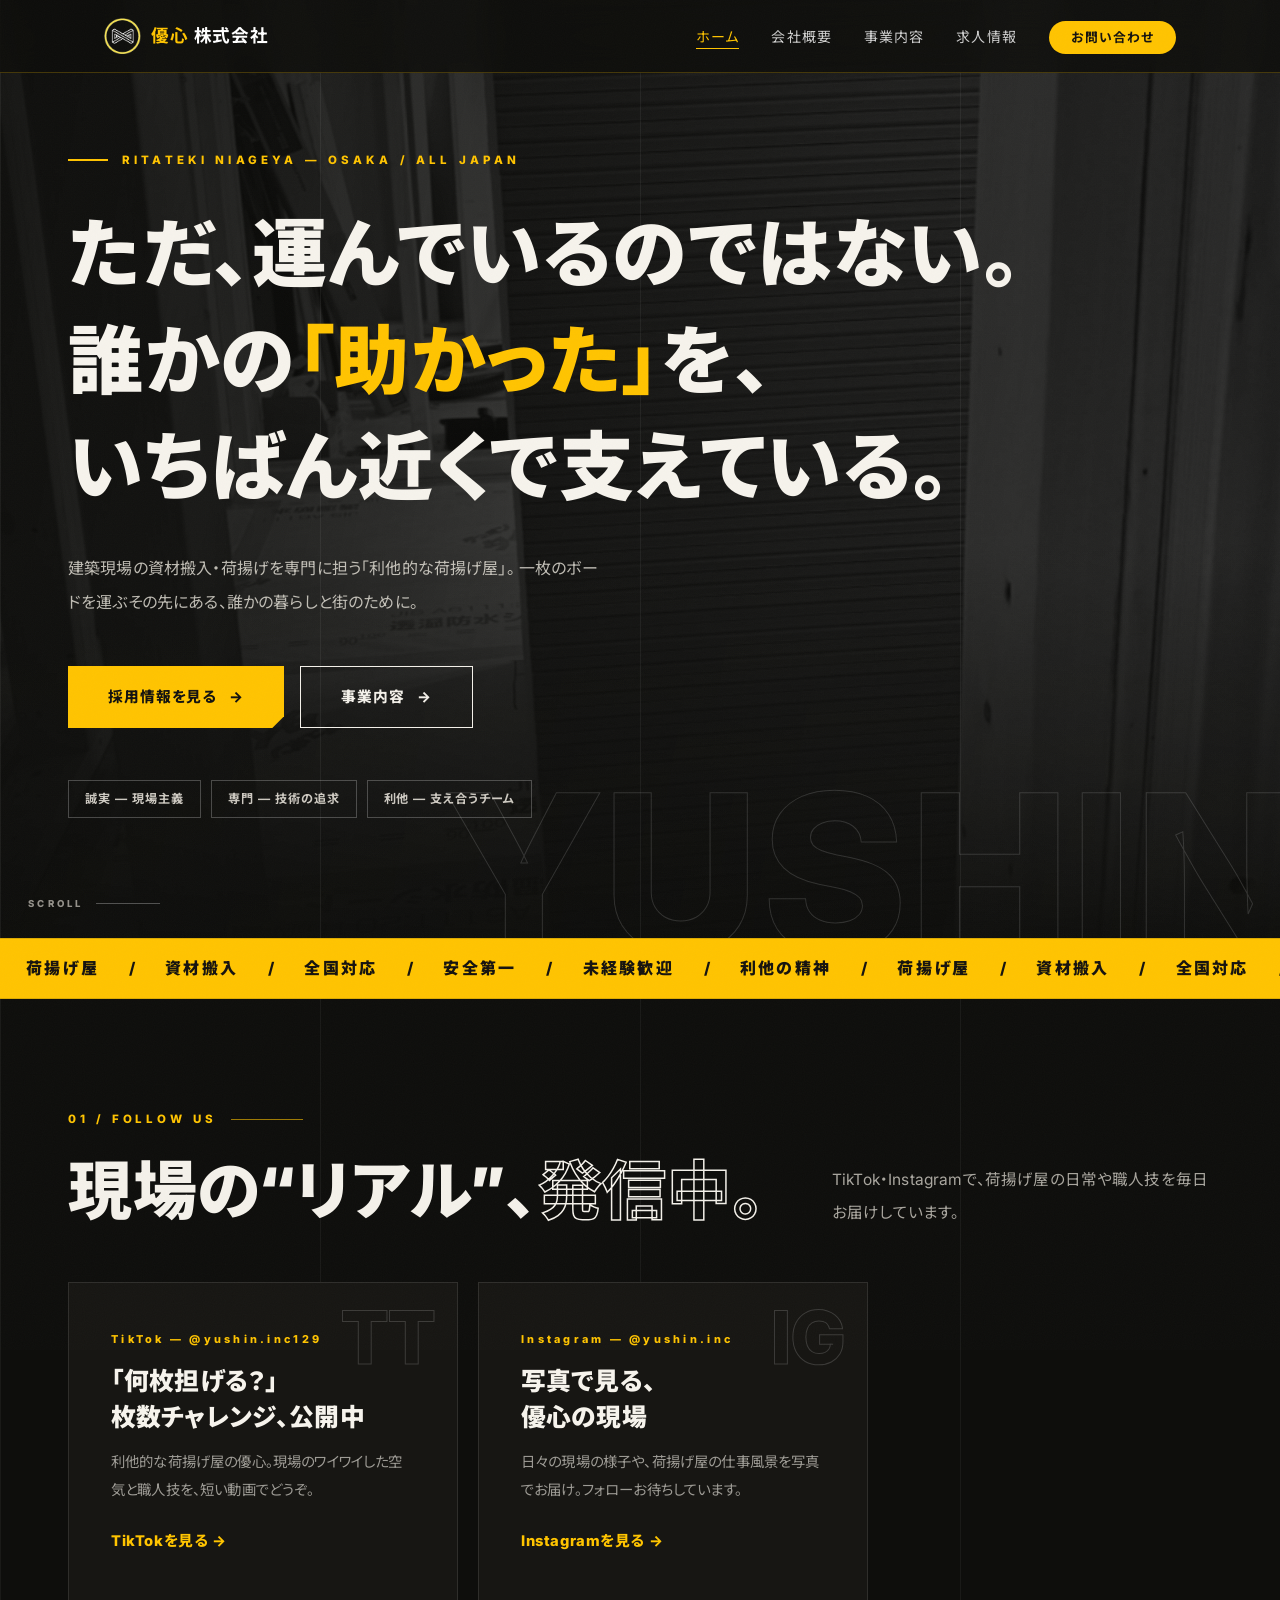
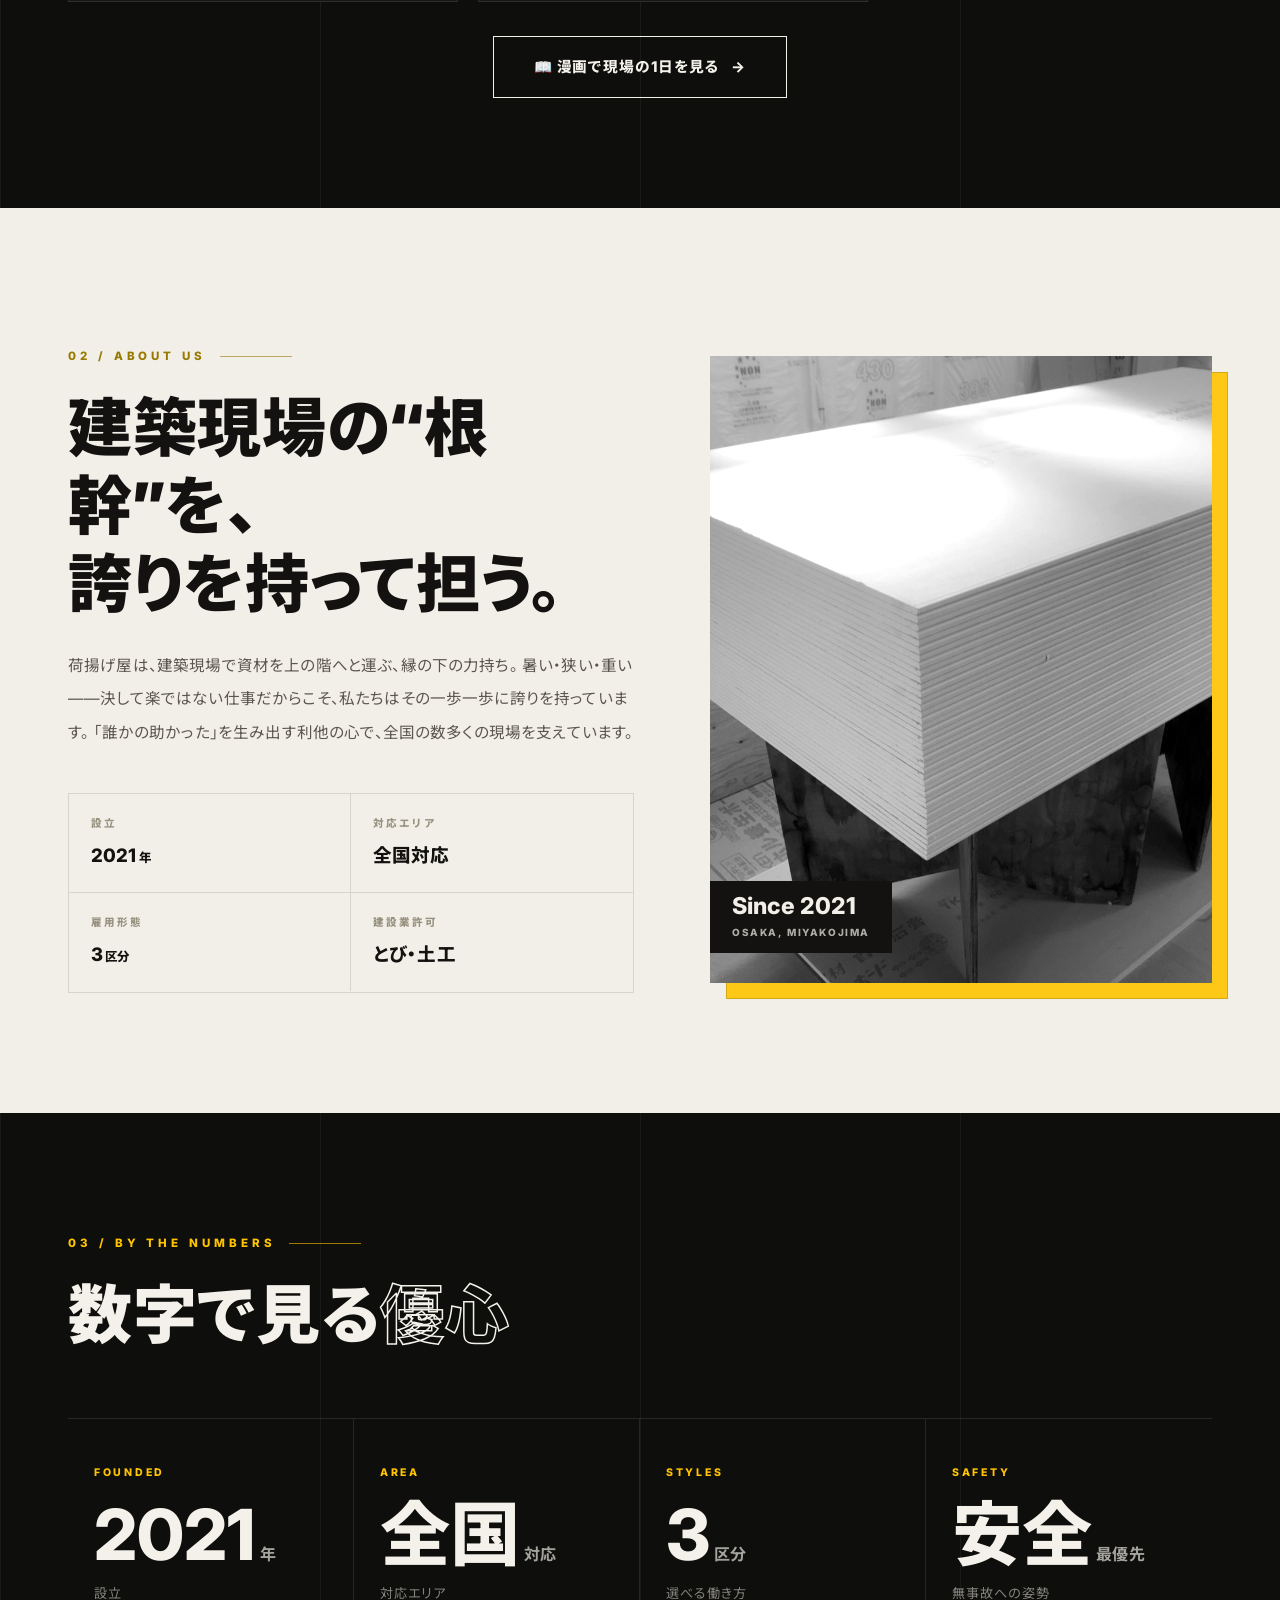
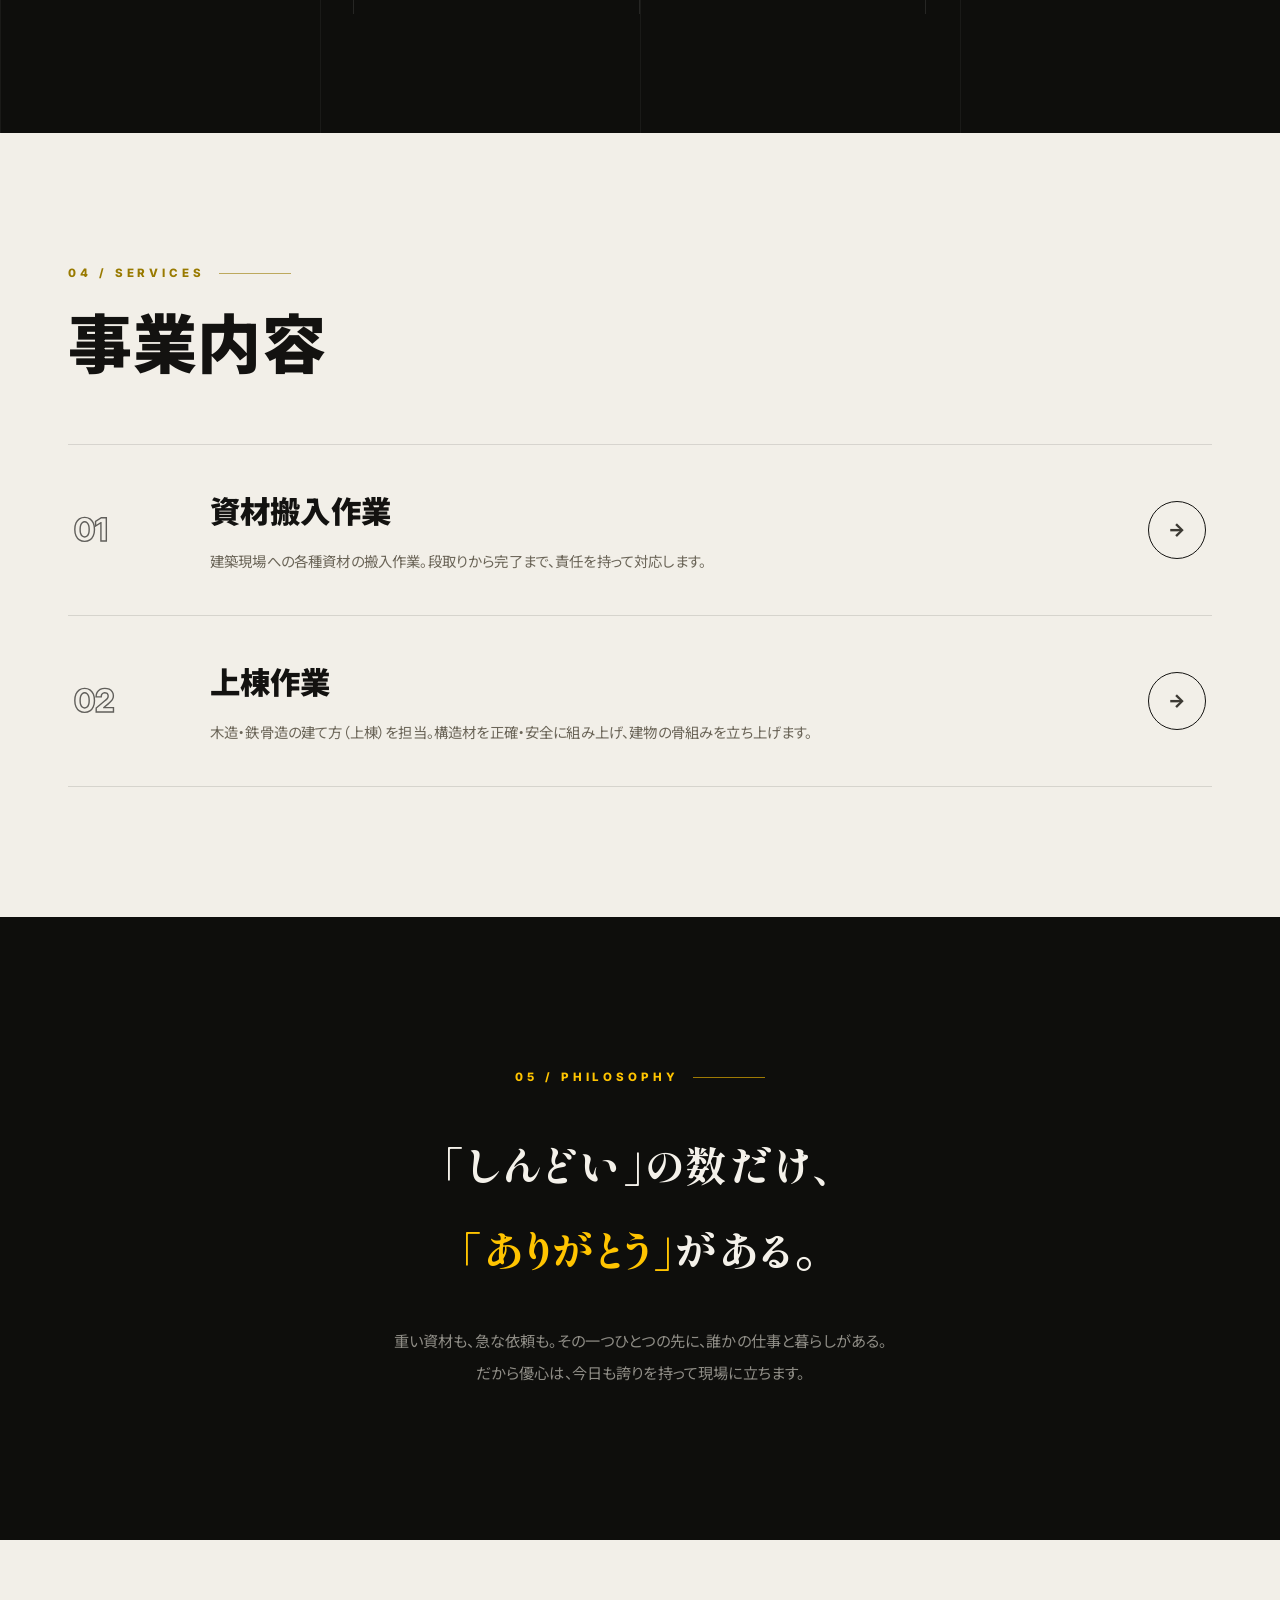
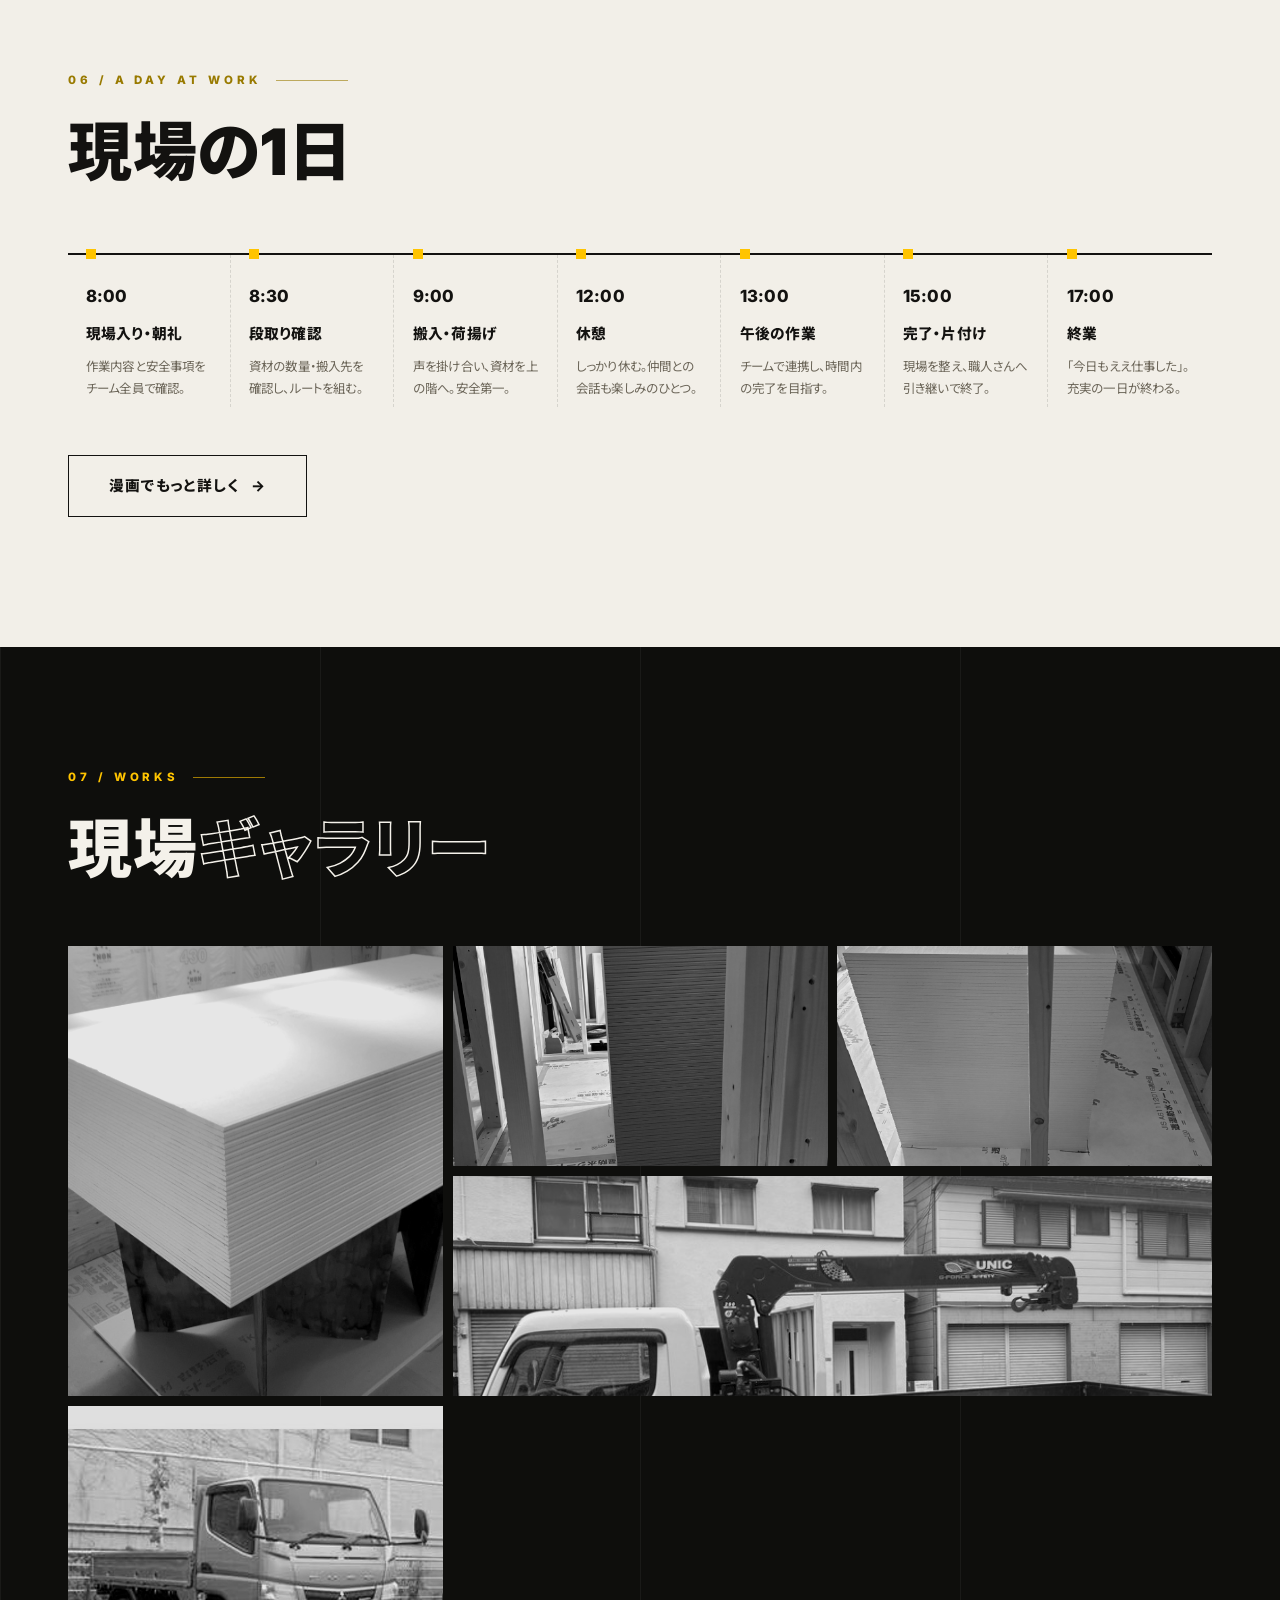
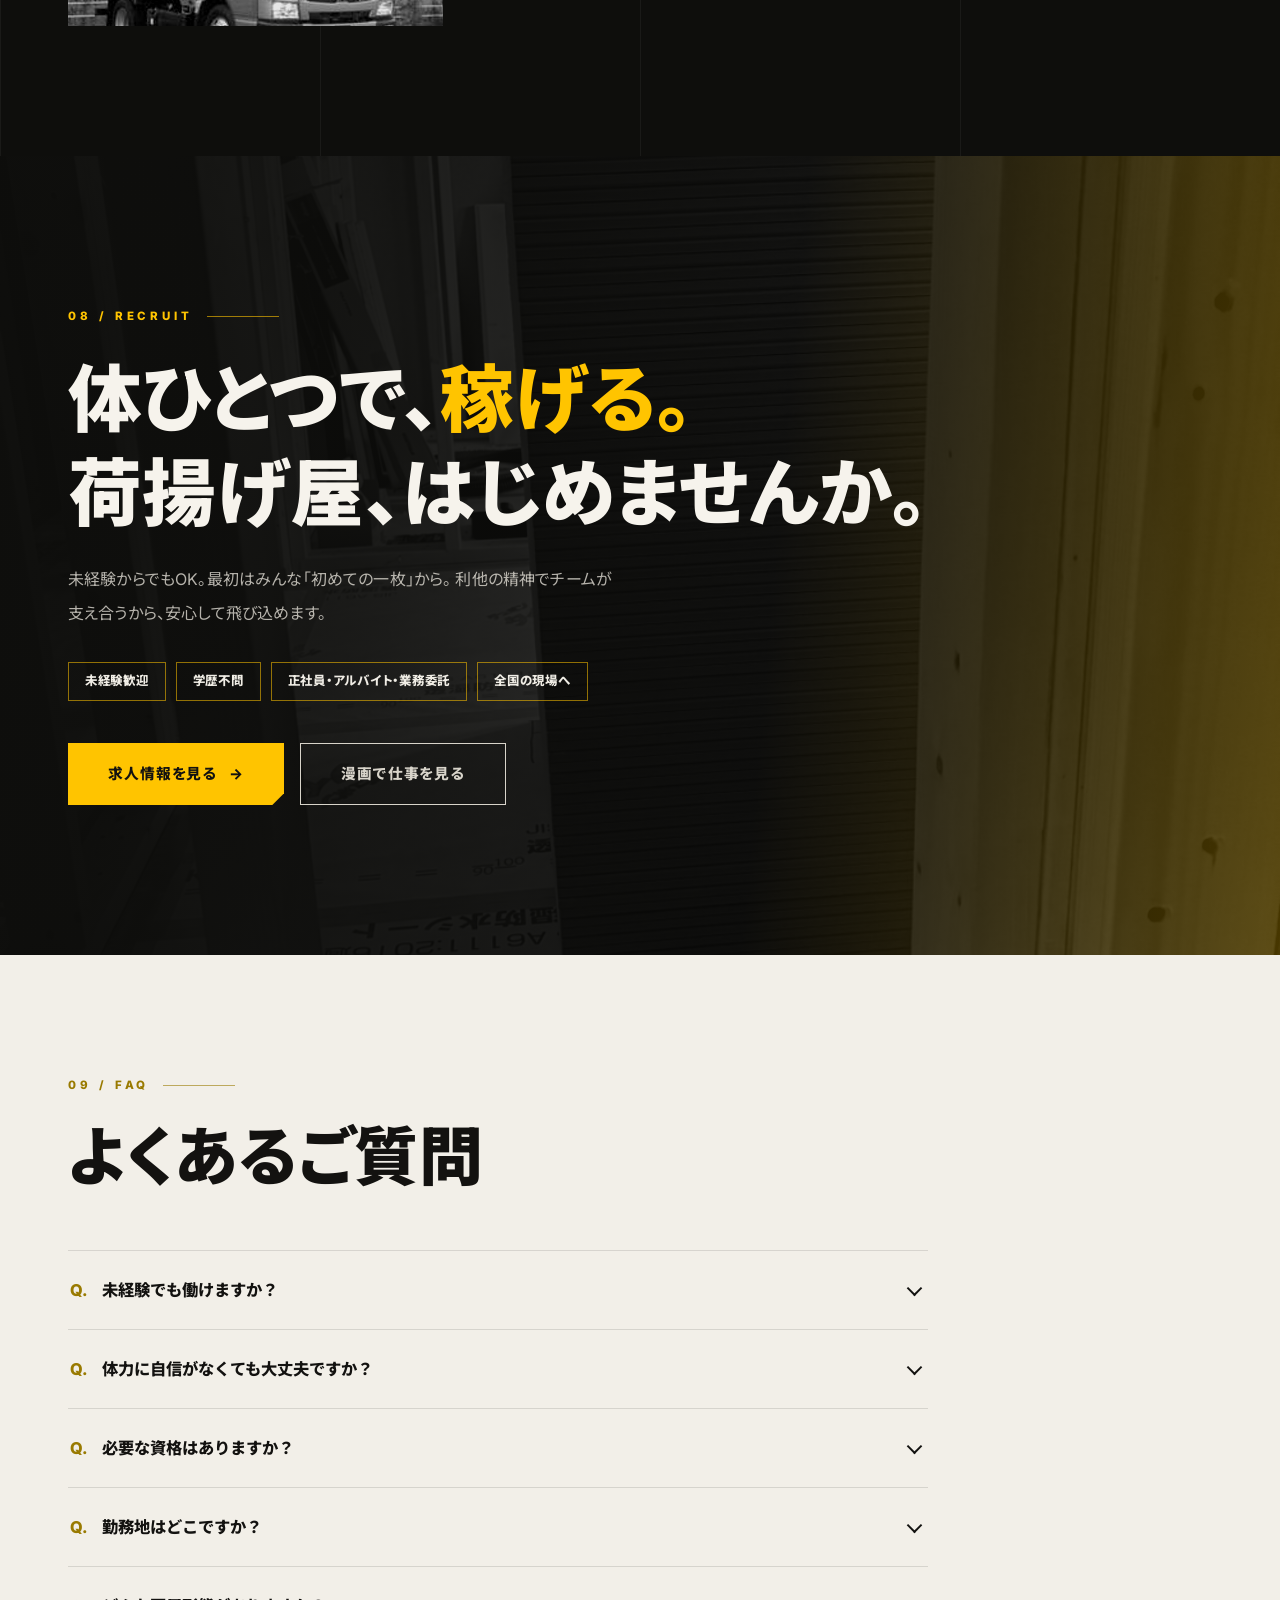
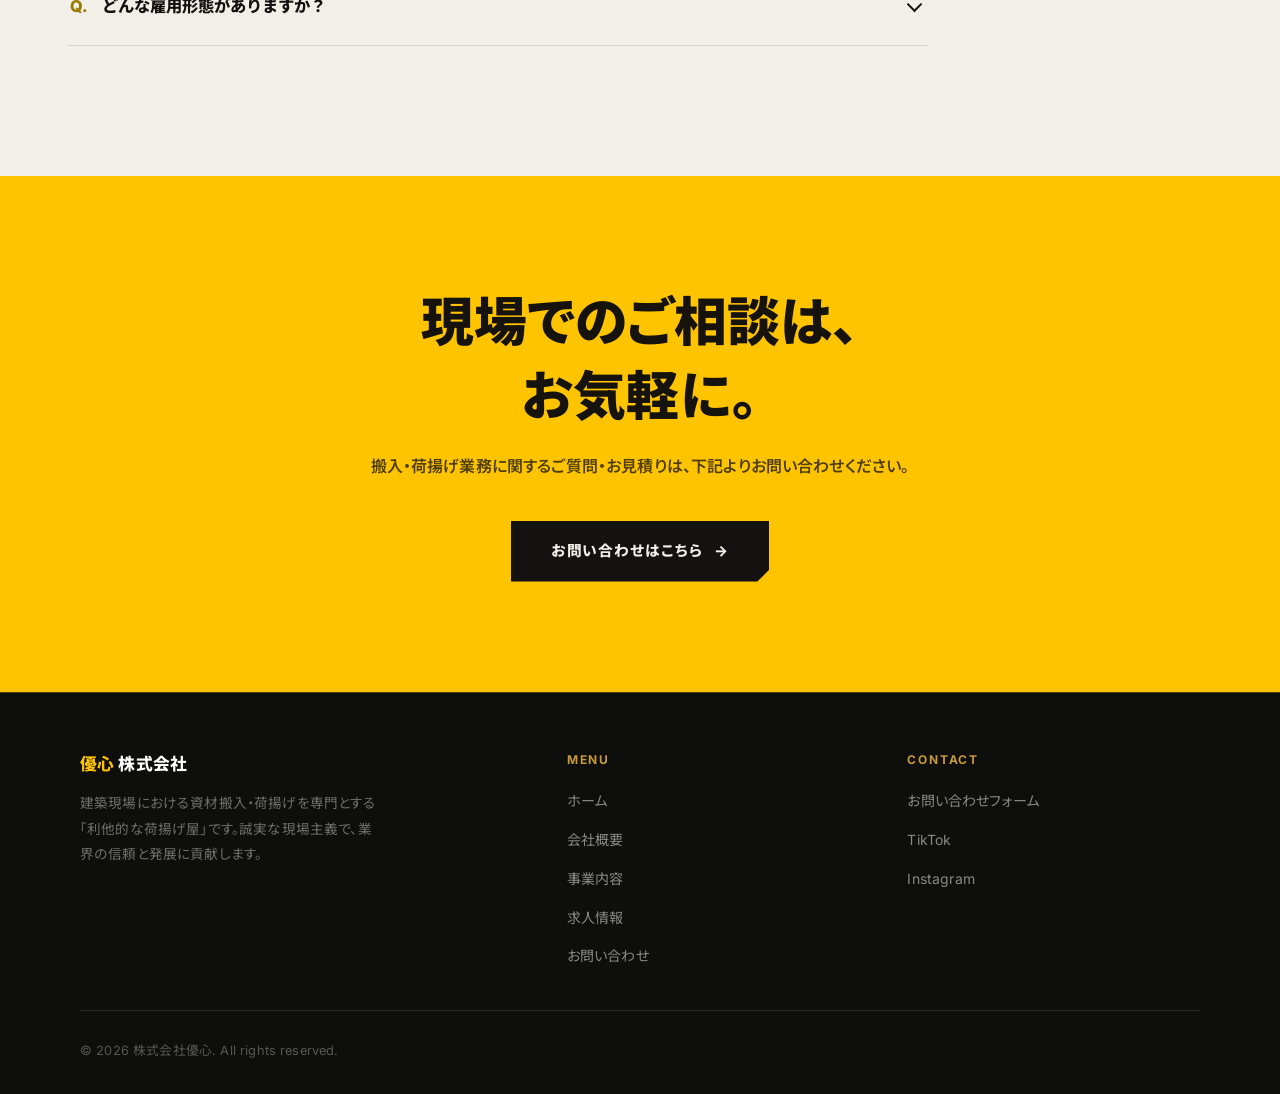
<file: index.html>
<!DOCTYPE html>
<html lang="ja">
<head>
  <meta charset="UTF-8">
  <meta name="viewport" content="width=device-width, initial-scale=1.0">
  <title>株式会社優心 | 建築現場の搬入・荷揚げ専門｜大阪</title>
  <meta name="description" content="株式会社優心は、大阪を拠点に建築現場の資材搬入・荷揚げ（石膏ボード・PB・建材の搬入）を専門とする「利他的な荷揚げ屋」です。誠実な現場主義で、全国の現場を支えます。未経験歓迎・求人募集中。">
  <link rel="stylesheet" href="style.css?v=yellow2">
  <link rel="stylesheet" href="home.css?v=yellow2">
  <link rel="canonical" href="https://kyouyuuyushin129-cell.github.io/yushin-hp/">
  <meta property="og:title" content="株式会社優心 | 建築現場の搬入・荷揚げ専門｜大阪">
  <meta property="og:description" content="株式会社優心は、大阪を拠点に建築現場の資材搬入・荷揚げ（石膏ボード・PB・建材の搬入）を専門とする「利他的な荷揚げ屋」です。誠実な現場主義で、全国の現場を支えます。未経験歓迎・求人募集中。">
  <meta property="og:url" content="https://kyouyuuyushin129-cell.github.io/yushin-hp/">
  <meta property="og:type" content="website">
  <meta property="og:image" content="https://kyouyuuyushin129-cell.github.io/yushin-hp/logo.png">
  <script type="application/ld+json">
  {
    "@context": "https://schema.org",
    "@type": "LocalBusiness",
    "name": "株式会社優心",
    "description": "大阪を拠点に建築現場の資材搬入・荷揚げ（石膏ボードなど建材の搬入）を行う専門会社。全国対応。",
    "url": "https://kyouyuuyushin129-cell.github.io/yushin-hp/",
    "logo": "https://kyouyuuyushin129-cell.github.io/yushin-hp/logo.png",
    "address": {
      "@type": "PostalAddress",
      "addressLocality": "大阪市都島区",
      "addressRegion": "大阪府",
      "addressCountry": "JP"
    },
    "areaServed": "大阪府を中心に全国",
    "knowsAbout": ["荷揚げ", "資材搬入", "石膏ボード搬入", "建築現場サポート"]
  }
  </script>
</head>
<body>

  <!-- Header -->
  <header class="site-header">
    <div class="header-inner">
      <a href="index.html" class="site-logo">
        <img src="logo.png" alt="株式会社優心ロゴ" class="logo-img">
        <span class="logo-text"><span>優心</span> 株式会社</span>
      </a>
      <nav>
        <ul class="nav-links">
          <li><a href="index.html" class="active">ホーム</a></li>
          <li><a href="about.html">会社概要</a></li>
          <li><a href="business.html">事業内容</a></li>
          <li><a href="recruit.html">求人情報</a></li>
          <li><a href="contact.html" class="nav-cta">お問い合わせ</a></li>
        </ul>
      </nav>
    </div>
  </header>

  <main>

    <!-- ============ HERO ============ -->
    <section class="hv">
      <div class="hv-slides">
        <div class="hv-slide active" style="background-image:url('IMG_3528.JPG')"></div>
        <div class="hv-slide" style="background-image:url('IMG_3526.JPG')"></div>
        <div class="hv-slide" style="background-image:url('IMG_3527.JPG')"></div>
        <div class="hv-slide" style="background-image:url('IMG_3530.JPG')"></div>
      </div>
      <div class="hv-shade"></div>
      <div class="hv-grid"></div>
      <div class="hv-ghost" aria-hidden="true">YUSHIN</div>

      <div class="hv-in">
        <p class="hv-kicker">Ritateki Niageya — Osaka / All Japan</p>
        <h1 class="hv-title">ただ、運んでいるのではない。<br>誰かの<span class="org">「助かった」</span>を、<br>いちばん近くで支えている。</h1>
        <p class="hv-sub">
          建築現場の資材搬入・荷揚げを専門に担う「利他的な荷揚げ屋」。
          一枚のボードを運ぶその先にある、誰かの暮らしと街のために。
        </p>
        <div class="hv-cta">
          <a href="recruit.html" class="b-solid">採用情報を見る <span class="b-arrow">→</span></a>
          <a href="business.html" class="b-ghost">事業内容 <span class="b-arrow">→</span></a>
        </div>
        <div class="hv-badges">
          <span>誠実 — 現場主義</span>
          <span>専門 — 技術の追求</span>
          <span>利他 — 支え合うチーム</span>
        </div>
      </div>

      <div class="hv-scroll">SCROLL<span class="ln"></span></div>
    </section>

    <!-- ============ TAPE ============ -->
    <div class="tape" aria-hidden="true">
      <div class="tape-track">
        <span><span class="t">荷揚げ屋</span><span class="s">/</span><span class="t">資材搬入</span><span class="s">/</span><span class="t">全国対応</span><span class="s">/</span><span class="t">安全第一</span><span class="s">/</span><span class="t">未経験歓迎</span><span class="s">/</span><span class="t">利他の精神</span><span class="s">/</span></span>
        <span><span class="t">荷揚げ屋</span><span class="s">/</span><span class="t">資材搬入</span><span class="s">/</span><span class="t">全国対応</span><span class="s">/</span><span class="t">安全第一</span><span class="s">/</span><span class="t">未経験歓迎</span><span class="s">/</span><span class="t">利他の精神</span><span class="s">/</span></span>
      </div>
    </div>

    <!-- ============ SNS（最上部） ============ -->
    <section class="sns-sec dark-sec gridlines">
      <div class="ed-wrap">
        <div class="sns-head">
          <div>
            <p class="ed-index">01 / Follow Us</p>
            <h2 class="ed-title">現場の“リアル”、<span class="stroke">発信中。</span></h2>
          </div>
          <p class="ed-body" style="max-width:380px;">TikTok・Instagramで、荷揚げ屋の日常や職人技を毎日お届けしています。</p>
        </div>
        <div class="sns-grid">
          <a href="https://www.tiktok.com/@yushin.inc129" target="_blank" rel="noopener" class="sns-card">
            <span class="big" aria-hidden="true">TT</span>
            <p class="eyebrow">TikTok — @yushin.inc129</p>
            <h3>「何枚担げる？」<br>枚数チャレンジ、公開中</h3>
            <p>利他的な荷揚げ屋の優心。現場のワイワイした空気と職人技を、短い動画でどうぞ。</p>
            <span class="go">TikTokを見る <span class="b-arrow">→</span></span>
          </a>
          <a href="https://www.instagram.com/yushin.inc" target="_blank" rel="noopener" class="sns-card">
            <span class="big" aria-hidden="true">IG</span>
            <p class="eyebrow">Instagram — @yushin.inc</p>
            <h3>写真で見る、<br>優心の現場</h3>
            <p>日々の現場の様子や、荷揚げ屋の仕事風景を写真でお届け。フォローお待ちしています。</p>
            <span class="go">Instagramを見る <span class="b-arrow">→</span></span>
          </a>
        </div>
        <div class="sns-foot">
          <a href="manga.html" class="b-ghost">📖 漫画で現場の1日を見る <span class="b-arrow">→</span></a>
        </div>
      </div>
    </section>

    <!-- ============ ABOUT ============ -->
    <section class="about-sec light-sec">
      <div class="ed-wrap">
        <div class="about-grid">
          <div>
            <p class="ed-index">02 / About Us</p>
            <h2 class="ed-title">建築現場の“根幹”を、<br>誇りを持って担う。</h2>
            <p class="ed-body" style="margin-top:26px;">
              荷揚げ屋は、建築現場で資材を上の階へと運ぶ、縁の下の力持ち。
              暑い・狭い・重い——決して楽ではない仕事だからこそ、私たちはその一歩一歩に誇りを持っています。
              「誰かの助かった」を生み出す利他の心で、全国の数多くの現場を支えています。
            </p>
            <div class="about-facts">
              <div class="f"><div class="k">設立</div><div class="v" data-count="2021">2021<small>年</small></div></div>
              <div class="f"><div class="k">対応エリア</div><div class="v">全国対応</div></div>
              <div class="f"><div class="k">雇用形態</div><div class="v" data-count="3">3<small>区分</small></div></div>
              <div class="f"><div class="k">建設業許可</div><div class="v">とび・土工</div></div>
            </div>
          </div>
          <div class="about-media">
            <img src="IMG_3528.JPG" alt="現場に積まれた石膏ボード">
            <div class="tag"><div class="n">Since 2021</div><span class="t">OSAKA, MIYAKOJIMA</span></div>
          </div>
        </div>
      </div>
    </section>

    <!-- ============ NUMBERS ============ -->
    <section class="num-sec dark-sec gridlines">
      <div class="ed-wrap">
        <p class="ed-index">03 / By the Numbers</p>
        <h2 class="ed-title">数字で見る<span class="stroke">優心</span></h2>
        <div class="num-grid">
          <div class="num-b"><p class="idx">FOUNDED</p><div class="val" data-count="2021">2021<small>年</small></div><p class="cap">設立</p></div>
          <div class="num-b"><p class="idx">AREA</p><div class="val">全国<small>対応</small></div><p class="cap">対応エリア</p></div>
          <div class="num-b"><p class="idx">STYLES</p><div class="val" data-count="3">3<small>区分</small></div><p class="cap">選べる働き方</p></div>
          <div class="num-b"><p class="idx">SAFETY</p><div class="val">安全<small>最優先</small></div><p class="cap">無事故への姿勢</p></div>
        </div>
      </div>
    </section>

    <!-- ============ SERVICES ============ -->
    <section class="svc-sec light-sec">
      <div class="ed-wrap">
        <p class="ed-index">04 / Services</p>
        <h2 class="ed-title">事業内容</h2>
        <div class="svc-rows">
          <a href="business.html" class="svc-row">
            <span class="no">01</span>
            <div>
              <h3>資材搬入作業</h3>
              <p>建築現場への各種資材の搬入作業。段取りから完了まで、責任を持って対応します。</p>
            </div>
            <span class="arw">→</span>
          </a>
          <a href="business.html" class="svc-row">
            <span class="no">02</span>
            <div>
              <h3>上棟作業</h3>
              <p>木造・鉄骨造の建て方（上棟）を担当。構造材を正確・安全に組み上げ、建物の骨組みを立ち上げます。</p>
            </div>
            <span class="arw">→</span>
          </a>
        </div>
      </div>
    </section>

    <!-- ============ PHILOSOPHY ============ -->
    <section class="philo-sec dark-sec">
      <span class="wm" aria-hidden="true">RITA</span>
      <div class="philo-in">
        <p class="ed-index" style="justify-content:center;">05 / Philosophy</p>
        <p class="philo-quote" style="margin-top:34px;">
          「しんどい」の数だけ、<br>
          <em>「ありがとう」</em>がある。
        </p>
        <p class="philo-sub">
          重い資材も、急な依頼も。その一つひとつの先に、誰かの仕事と暮らしがある。<br>
          だから優心は、今日も誇りを持って現場に立ちます。
        </p>
      </div>
    </section>

    <!-- ============ DAY FLOW ============ -->
    <section class="day-sec light-sec">
      <div class="ed-wrap">
        <p class="ed-index">06 / A Day at Work</p>
        <h2 class="ed-title">現場の1日</h2>
        <div class="day-rail">
          <div class="day-cell"><p class="tm">8:00</p><h3>現場入り・朝礼</h3><p>作業内容と安全事項をチーム全員で確認。</p></div>
          <div class="day-cell"><p class="tm">8:30</p><h3>段取り確認</h3><p>資材の数量・搬入先を確認し、ルートを組む。</p></div>
          <div class="day-cell"><p class="tm">9:00</p><h3>搬入・荷揚げ</h3><p>声を掛け合い、資材を上の階へ。安全第一。</p></div>
          <div class="day-cell"><p class="tm">12:00</p><h3>休憩</h3><p>しっかり休む。仲間との会話も楽しみのひとつ。</p></div>
          <div class="day-cell"><p class="tm">13:00</p><h3>午後の作業</h3><p>チームで連携し、時間内の完了を目指す。</p></div>
          <div class="day-cell"><p class="tm">15:00</p><h3>完了・片付け</h3><p>現場を整え、職人さんへ引き継いで終了。</p></div>
          <div class="day-cell"><p class="tm">17:00</p><h3>終業</h3><p>「今日もええ仕事した」。充実の一日が終わる。</p></div>
        </div>
        <div class="day-foot">
          <a href="manga.html" class="b-ghost">漫画でもっと詳しく <span class="b-arrow">→</span></a>
        </div>
      </div>
    </section>

    <!-- ============ GALLERY ============ -->
    <section class="gal-sec dark-sec gridlines">
      <div class="ed-wrap">
        <p class="ed-index">07 / Works</p>
        <h2 class="ed-title">現場<span class="stroke">ギャラリー</span></h2>
        <div class="gal-grid">
          <div class="gal-item tall"><img src="IMG_3528.JPG" alt="石膏ボードの搬入"><span class="cap">石膏ボードの搬入</span></div>
          <div class="gal-item"><img src="IMG_3526.JPG" alt="建築現場での荷揚げ"><span class="cap">建築現場での荷揚げ</span></div>
          <div class="gal-item"><img src="IMG_3527.JPG" alt="現場に納品された資材"><span class="cap">現場に納品された資材</span></div>
          <div class="gal-item wide"><img src="IMG_3530.JPG" alt="ユニック車も保有"><span class="cap">ユニック車も保有</span></div>
          <div class="gal-item"><img src="IMG_3529.JPG" alt="平ボディ車も保有"><span class="cap">平ボディ車も保有</span></div>
        </div>
      </div>
    </section>

    <!-- ============ RECRUIT ============ -->
    <section class="rec-sec">
      <div class="bgimg"><img src="IMG_3526.JPG" alt=""></div>
      <div class="rec-in">
        <p class="ed-index">08 / Recruit</p>
        <h2>体ひとつで、<em>稼げる。</em><br>荷揚げ屋、はじめませんか。</h2>
        <p class="lead">
          未経験からでもOK。最初はみんな「初めての一枚」から。
          利他の精神でチームが支え合うから、安心して飛び込めます。
        </p>
        <div class="rec-tags">
          <span>未経験歓迎</span><span>学歴不問</span><span>正社員・アルバイト・業務委託</span><span>全国の現場へ</span>
        </div>
        <div class="hv-cta" style="margin-top:0;">
          <a href="recruit.html" class="b-solid">求人情報を見る <span class="b-arrow">→</span></a>
          <a href="manga.html" class="b-ghost">漫画で仕事を見る</a>
        </div>
      </div>
    </section>

    <!-- ============ FAQ ============ -->
    <section class="faqv2-sec light-sec">
      <div class="ed-wrap">
        <p class="ed-index">09 / FAQ</p>
        <h2 class="ed-title">よくあるご質問</h2>
        <div class="faqv2">
          <div class="faq-item">
            <button class="faq-q">未経験でも働けますか？</button>
            <div class="faq-a"><div class="faq-a-inner">はい、まったく問題ありません。スタッフのほとんどが未経験スタート。先輩が担ぎ方のコツから丁寧に教えるので、最初の「一枚」から安心して始められます。</div></div>
          </div>
          <div class="faq-item">
            <button class="faq-q">体力に自信がなくても大丈夫ですか？</button>
            <div class="faq-a"><div class="faq-a-inner">荷揚げは力任せではなく「コツ」が大切な仕事です。体の使い方を覚えれば、無理なく続けられます。最初は軽い枚数から、徐々に慣れていけます。</div></div>
          </div>
          <div class="faq-item">
            <button class="faq-q">必要な資格はありますか？</button>
            <div class="faq-a"><div class="faq-a-inner">特別な資格は不要です。学歴も問いません。やる気と、仲間を思いやる気持ちがあれば大歓迎です。</div></div>
          </div>
          <div class="faq-item">
            <button class="faq-q">勤務地はどこですか？</button>
            <div class="faq-a"><div class="faq-a-inner">大阪を拠点に、全国の現場へ向かいます。詳しい勤務地や直行直帰の可否は、お気軽にお問い合わせください。</div></div>
          </div>
          <div class="faq-item">
            <button class="faq-q">どんな雇用形態がありますか？</button>
            <div class="faq-a"><div class="faq-a-inner">正社員・アルバイト・業務委託の3区分からお選びいただけます。職種ごとの給与・条件は<a href="recruit.html">求人情報ページ</a>をご覧ください。</div></div>
          </div>
        </div>
      </div>
    </section>

    <!-- ============ FINAL CTA ============ -->
    <div class="last-cta">
      <span class="wm" aria-hidden="true">CONTACT</span>
      <h2>現場でのご相談は、<br>お気軽に。</h2>
      <p>搬入・荷揚げ業務に関するご質問・お見積りは、下記よりお問い合わせください。</p>
      <a href="contact.html" class="b-solid">お問い合わせはこちら <span class="b-arrow">→</span></a>
    </div>

  </main>

  <!-- Footer -->
  <footer class="site-footer">
    <div class="footer-inner">
      <div class="footer-top">
        <div class="footer-brand">
          <div class="footer-logo"><span>優心</span> 株式会社</div>
          <p>建築現場における資材搬入・荷揚げを専門とする「利他的な荷揚げ屋」です。誠実な現場主義で、業界の信頼と発展に貢献します。</p>
        </div>
        <div>
          <p class="footer-nav-title">Menu</p>
          <ul class="footer-nav-links">
            <li><a href="index.html">ホーム</a></li>
            <li><a href="about.html">会社概要</a></li>
            <li><a href="business.html">事業内容</a></li>
            <li><a href="recruit.html">求人情報</a></li>
            <li><a href="contact.html">お問い合わせ</a></li>
          </ul>
        </div>
        <div>
          <p class="footer-nav-title">Contact</p>
          <ul class="footer-nav-links">
            <li><a href="contact.html">お問い合わせフォーム</a></li>
            <li><a href="https://www.tiktok.com/@yushin.inc129" target="_blank" rel="noopener">TikTok</a></li>
            <li><a href="https://www.instagram.com/yushin.inc" target="_blank" rel="noopener">Instagram</a></li>
          </ul>
        </div>
      </div>
      <div class="footer-bottom">
        <p>&copy; 2026 株式会社優心. All rights reserved.</p>
      </div>
    </div>
  </footer>

  <script>
    (function () {
      var slides = document.querySelectorAll('.hv-slide');
      if (slides.length < 2) return;
      var cur = 0;
      setInterval(function () {
        slides[cur].classList.remove('active');
        cur = (cur + 1) % slides.length;
        slides[cur].classList.add('active');
      }, 6000);
    })();
  </script>
  <script src="site.js?v=yellow2" defer></script>

</body>
</html>
</file>
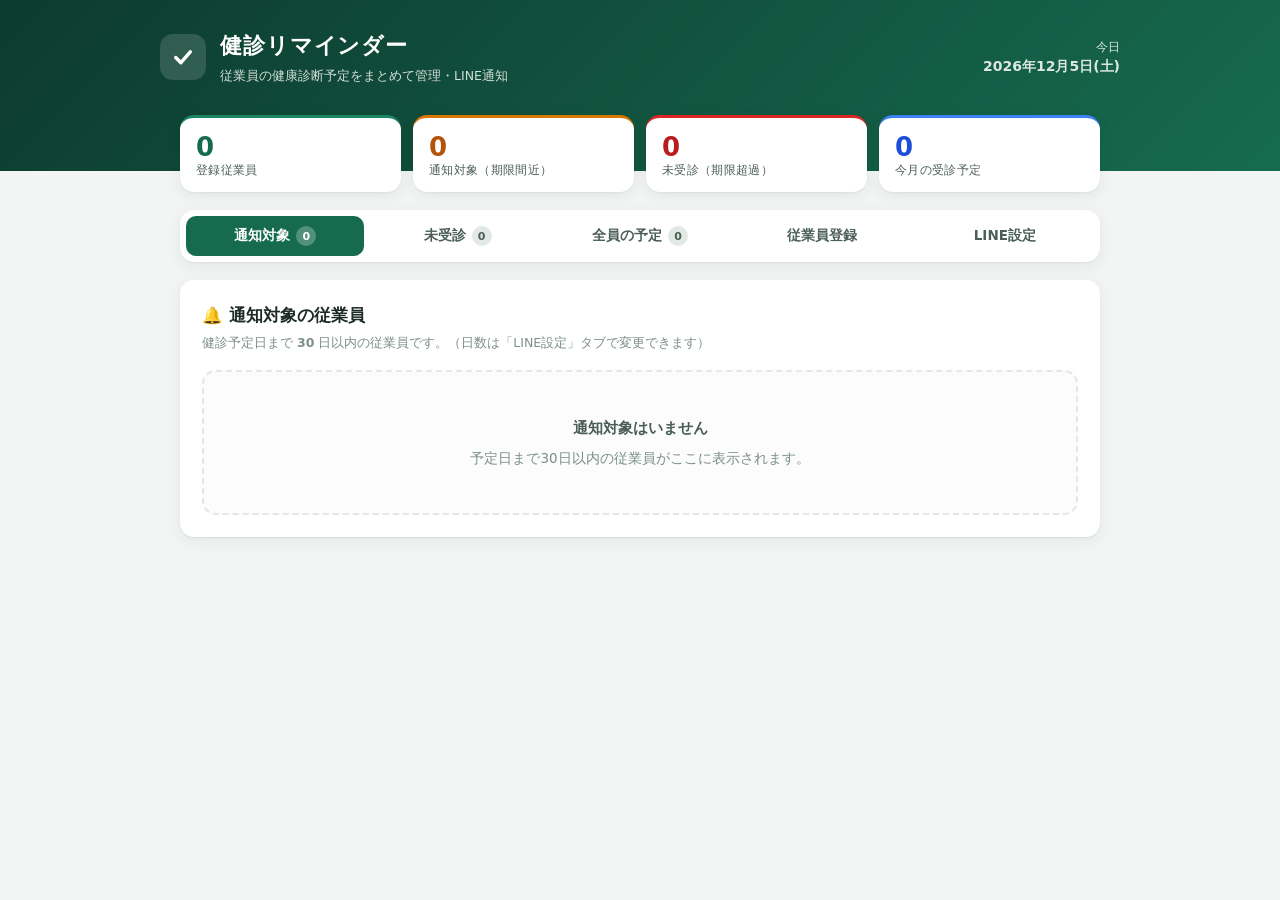
<file: kenshin-reminder/index.html>
<!DOCTYPE html>
<html lang="ja">
<head>
<meta charset="UTF-8">
<meta name="viewport" content="width=device-width, initial-scale=1.0">
<title>健診リマインダー | 従業員健康診断管理</title>
<meta name="description" content="従業員の健康診断予定をまとめて管理・LINE通知">
<link rel="icon" href="data:image/svg+xml,<svg xmlns='http://www.w3.org/2000/svg' viewBox='0 0 100 100'><rect width='100' height='100' rx='22' fill='%23166b4f'/><path d='M28 52 l16 16 l30 -34' stroke='white' stroke-width='12' fill='none' stroke-linecap='round' stroke-linejoin='round'/></svg>">
<style>
:root{
  --green-900:#0d3b2e; --green-800:#125240; --green-700:#166b4f; --green-600:#1d8563;
  --green-100:#d7ede3; --green-50:#ecf6f1;
  --amber-600:#b45309; --amber-100:#fef3c7;
  --red-600:#b91c1c; --red-100:#fee2e2;
  --blue-600:#1d4ed8; --blue-100:#dbeafe;
  --ink:#1c2b26; --ink-2:#4b5f57; --ink-3:#7d8f88;
  --bg:#f2f5f3; --card:#ffffff; --line:#e2e8e4;
  --radius:14px;
  --shadow:0 1px 2px rgba(13,59,46,.06),0 4px 16px rgba(13,59,46,.07);
}
*{margin:0;padding:0;box-sizing:border-box}
html{-webkit-text-size-adjust:100%}
body{
  font-family:"Hiragino Kaku Gothic ProN","Hiragino Sans","Noto Sans JP","Yu Gothic UI",Meiryo,system-ui,sans-serif;
  background:var(--bg);color:var(--ink);line-height:1.65;min-height:100vh;
}
button{font-family:inherit;cursor:pointer}
input,select,textarea{font-family:inherit;font-size:16px}

/* ===== ヘッダー ===== */
.site-head{
  background:linear-gradient(135deg,var(--green-900) 0%,var(--green-700) 100%);
  color:#fff;padding:28px 20px 84px;
}
.head-inner{max-width:960px;margin:0 auto;display:flex;align-items:center;gap:14px}
.head-mark{
  width:46px;height:46px;border-radius:13px;background:rgba(255,255,255,.14);
  display:grid;place-items:center;flex-shrink:0;
}
.head-mark svg{width:26px;height:26px}
.head-title{font-size:22px;font-weight:800;letter-spacing:.04em}
.head-sub{font-size:12.5px;opacity:.82;margin-top:2px}
.head-date{margin-left:auto;text-align:right;font-size:12px;opacity:.85;line-height:1.5;white-space:nowrap}

/* ===== 集計カード ===== */
.stats{max-width:960px;margin:-56px auto 0;padding:0 20px;display:grid;grid-template-columns:repeat(4,1fr);gap:12px}
.stat{
  background:var(--card);border-radius:var(--radius);box-shadow:var(--shadow);
  padding:14px 16px;border-top:3px solid var(--line);cursor:pointer;transition:transform .15s;
  text-align:left;border-right:none;border-bottom:none;border-left:none;
}
.stat:hover{transform:translateY(-2px)}
.stat .n{font-size:26px;font-weight:800;line-height:1.2;font-variant-numeric:tabular-nums}
.stat .l{font-size:11.5px;color:var(--ink-2);letter-spacing:.03em}
.stat.total{border-top-color:var(--green-600)} .stat.total .n{color:var(--green-700)}
.stat.soon{border-top-color:#d97706} .stat.soon .n{color:var(--amber-600)}
.stat.over{border-top-color:#dc2626} .stat.over .n{color:var(--red-600)}
.stat.month{border-top-color:#3b82f6} .stat.month .n{color:var(--blue-600)}

/* ===== タブ ===== */
main{max-width:960px;margin:0 auto;padding:18px 20px 80px}
.tabs{
  display:flex;background:var(--card);border-radius:var(--radius);box-shadow:var(--shadow);
  padding:6px;gap:4px;margin-bottom:18px;overflow-x:auto;
}
.tab{
  flex:1;border:none;background:transparent;padding:10px 8px;border-radius:10px;
  font-size:13.5px;font-weight:700;color:var(--ink-2);white-space:nowrap;
  display:flex;align-items:center;justify-content:center;gap:6px;transition:background .15s,color .15s;
}
.tab:hover{background:var(--green-50)}
.tab.active{background:var(--green-700);color:#fff}
.tab .badge{
  min-width:20px;height:20px;padding:0 6px;border-radius:10px;font-size:11px;font-weight:800;
  display:inline-grid;place-items:center;background:var(--line);color:var(--ink-2);
}
.tab.active .badge{background:rgba(255,255,255,.25);color:#fff}
.tab .badge.hot{background:var(--red-600);color:#fff}
.tab .badge.warm{background:#d97706;color:#fff}

/* ===== カード共通 ===== */
.panel{display:none}
.panel.active{display:block;animation:fadein .2s ease}
@keyframes fadein{from{opacity:0;transform:translateY(4px)}to{opacity:1;transform:none}}
.card{background:var(--card);border-radius:var(--radius);box-shadow:var(--shadow);padding:22px;margin-bottom:16px}
.card h2{font-size:16.5px;font-weight:800;margin-bottom:4px;display:flex;align-items:center;gap:8px}
.card .desc{font-size:12.5px;color:var(--ink-3);margin-bottom:16px}

/* ===== 従業員リスト ===== */
.emp{
  display:flex;align-items:center;gap:14px;padding:14px 4px;border-bottom:1px solid var(--line);
  flex-wrap:wrap;
}
.emp:last-child{border-bottom:none}
.emp .avatar{
  width:42px;height:42px;border-radius:50%;flex-shrink:0;display:grid;place-items:center;
  font-weight:800;font-size:15px;color:#fff;background:var(--green-600);
}
.emp .who{min-width:0;flex:1}
.emp .name{font-weight:700;font-size:15px}
.emp .meta{font-size:12px;color:var(--ink-3)}
.emp .when{text-align:right;white-space:nowrap}
.emp .date{font-weight:700;font-size:14px;font-variant-numeric:tabular-nums}
.pill{
  display:inline-block;font-size:11px;font-weight:800;padding:2px 10px;border-radius:999px;margin-top:2px;
}
.pill.ok{background:var(--green-100);color:var(--green-800)}
.pill.soon{background:var(--amber-100);color:var(--amber-600)}
.pill.over{background:var(--red-100);color:var(--red-600)}
.pill.none{background:#eef1ef;color:var(--ink-3)}
.emp .acts{display:flex;gap:6px;flex-shrink:0}
.icon-btn{
  border:1px solid var(--line);background:#fff;border-radius:9px;padding:7px 10px;
  font-size:12px;font-weight:700;color:var(--ink-2);transition:all .15s;white-space:nowrap;
}
.icon-btn:hover{border-color:var(--green-600);color:var(--green-700);background:var(--green-50)}
.icon-btn.danger:hover{border-color:#dc2626;color:var(--red-600);background:var(--red-100)}
.icon-btn.primary{background:var(--green-700);border-color:var(--green-700);color:#fff}
.icon-btn.primary:hover{background:var(--green-800)}

.empty{
  border:2px dashed var(--line);border-radius:var(--radius);padding:44px 20px;text-align:center;
  color:var(--ink-3);font-size:13.5px;background:#fbfcfb;
}
.empty b{display:block;color:var(--ink-2);font-size:15px;margin-bottom:6px}

/* ===== ツールバー ===== */
.toolbar{display:flex;gap:10px;margin-bottom:14px;flex-wrap:wrap}
.toolbar input[type=search]{
  flex:1;min-width:180px;border:1px solid var(--line);border-radius:10px;padding:9px 14px;
  background:#fff;outline:none;
}
.toolbar input[type=search]:focus{border-color:var(--green-600);box-shadow:0 0 0 3px var(--green-100)}
.toolbar select{
  border:1px solid var(--line);border-radius:10px;padding:9px 12px;background:#fff;outline:none;font-size:13.5px;
}

/* ===== フォーム ===== */
.form-grid{display:grid;grid-template-columns:1fr 1fr;gap:14px}
.field{display:flex;flex-direction:column;gap:5px}
.field.full{grid-column:1/-1}
.field label{font-size:12.5px;font-weight:700;color:var(--ink-2)}
.field label .req{color:var(--red-600);font-size:11px;margin-left:4px}
.field input,.field select,.field textarea{
  border:1.5px solid var(--line);border-radius:10px;padding:10px 14px;background:#fff;outline:none;
  transition:border-color .15s,box-shadow .15s;
}
.field input:focus,.field select:focus,.field textarea:focus{
  border-color:var(--green-600);box-shadow:0 0 0 3px var(--green-100);
}
.field .hint{font-size:11.5px;color:var(--ink-3)}
.btn{
  border:none;border-radius:11px;padding:13px 24px;font-size:15px;font-weight:800;
  background:var(--green-700);color:#fff;width:100%;transition:background .15s;letter-spacing:.05em;
}
.btn:hover{background:var(--green-800)}
.btn.sub{background:#fff;color:var(--green-700);border:1.5px solid var(--green-600);width:auto;padding:10px 18px;font-size:13px}
.btn.sub:hover{background:var(--green-50)}
.btn-row{display:flex;gap:10px;margin-top:8px;flex-wrap:wrap}

/* ===== トースト・モーダル ===== */
#toast{
  position:fixed;left:50%;bottom:26px;transform:translateX(-50%) translateY(80px);
  background:var(--ink);color:#fff;padding:12px 22px;border-radius:12px;font-size:13.5px;font-weight:700;
  box-shadow:0 8px 24px rgba(0,0,0,.25);opacity:0;transition:all .25s;z-index:99;max-width:90vw;text-align:center;
}
#toast.show{opacity:1;transform:translateX(-50%) translateY(0)}
.modal-bg{
  position:fixed;inset:0;background:rgba(13,43,34,.45);display:none;place-items:center;z-index:50;padding:20px;
}
.modal-bg.show{display:grid}
.modal{
  background:#fff;border-radius:16px;max-width:460px;width:100%;padding:26px;box-shadow:0 20px 60px rgba(0,0,0,.3);
  max-height:88vh;overflow-y:auto;
}
.modal h3{font-size:16px;font-weight:800;margin-bottom:14px}

/* ===== LINE設定 ===== */
.steps{counter-reset:s;margin:10px 0 18px;padding:0;list-style:none}
.steps li{
  counter-increment:s;position:relative;padding:0 0 14px 40px;font-size:13px;color:var(--ink-2);
}
.steps li::before{
  content:counter(s);position:absolute;left:0;top:0;width:26px;height:26px;border-radius:50%;
  background:var(--green-100);color:var(--green-800);font-weight:800;font-size:13px;display:grid;place-items:center;
}
.steps li:not(:last-child)::after{
  content:"";position:absolute;left:12.5px;top:28px;bottom:2px;width:1.5px;background:var(--line);
}
code{background:var(--green-50);border:1px solid var(--green-100);border-radius:6px;padding:1px 7px;font-size:12px;color:var(--green-800);word-break:break-all}
details.gas{border:1px solid var(--line);border-radius:10px;margin-top:6px}
details.gas summary{padding:10px 14px;font-size:13px;font-weight:700;color:var(--green-700);cursor:pointer}
details.gas pre{
  background:#0f231c;color:#c8e6d8;font-size:11.5px;padding:14px;overflow-x:auto;border-radius:0 0 10px 10px;
  line-height:1.55;font-family:ui-monospace,Menlo,Consolas,monospace;
}

/* ===== 通知プレビュー ===== */
.line-preview{
  background:#7494c0;border-radius:14px;padding:16px;margin-top:10px;
}
.line-bubble{
  background:#fff;border-radius:4px 16px 16px 16px;padding:12px 14px;font-size:13px;max-width:88%;
  white-space:pre-wrap;box-shadow:0 1px 2px rgba(0,0,0,.15);line-height:1.6;
}

@media(max-width:640px){
  .stats{grid-template-columns:repeat(2,1fr)}
  .form-grid{grid-template-columns:1fr}
  .head-date{display:none}
  .emp .when{text-align:left}
  .emp .acts{width:100%;justify-content:flex-start;flex-wrap:wrap}
  .tab{font-size:12px;padding:9px 5px}
  .site-head{padding-bottom:76px}
}
@media print{.site-head,.tabs,.toolbar,.emp .acts,.stat{box-shadow:none}}
</style>
</head>
<body>

<header class="site-head">
  <div class="head-inner">
    <div class="head-mark">
      <svg viewBox="0 0 100 100" fill="none"><path d="M22 52 l20 20 l36 -42" stroke="#fff" stroke-width="13" stroke-linecap="round" stroke-linejoin="round"/></svg>
    </div>
    <div>
      <div class="head-title">健診リマインダー</div>
      <div class="head-sub">従業員の健康診断予定をまとめて管理・LINE通知</div>
    </div>
    <div class="head-date" id="todayLabel"></div>
  </div>
</header>

<!-- 集計 -->
<div class="stats">
  <button class="stat total" onclick="switchTab('all')"><div class="n" id="statTotal">0</div><div class="l">登録従業員</div></button>
  <button class="stat soon" onclick="switchTab('due')"><div class="n" id="statSoon">0</div><div class="l">通知対象（期限間近）</div></button>
  <button class="stat over" onclick="switchTab('overdue')"><div class="n" id="statOver">0</div><div class="l">未受診（期限超過）</div></button>
  <button class="stat month" onclick="switchTab('all')"><div class="n" id="statMonth">0</div><div class="l">今月の受診予定</div></button>
</div>

<main>
  <nav class="tabs" id="tabs">
    <button class="tab active" data-tab="due">通知対象 <span class="badge" id="badgeDue">0</span></button>
    <button class="tab" data-tab="overdue">未受診 <span class="badge" id="badgeOver">0</span></button>
    <button class="tab" data-tab="all">全員の予定 <span class="badge" id="badgeAll">0</span></button>
    <button class="tab" data-tab="add">従業員登録</button>
    <button class="tab" data-tab="line">LINE設定</button>
  </nav>

  <!-- 通知対象 -->
  <section class="panel active" id="panel-due">
    <div class="card">
      <h2>🔔 通知対象の従業員</h2>
      <p class="desc">健診予定日まで <b id="dueWindowLabel">30</b> 日以内の従業員です。（日数は「LINE設定」タブで変更できます）</p>
      <div class="btn-row" id="dueBulkRow" style="margin-bottom:10px;display:none">
        <button class="btn sub" onclick="sendBulk('due')">📤 通知対象全員にLINE送信</button>
        <button class="btn sub" onclick="copyBulk('due')">📋 まとめてコピー</button>
      </div>
      <div id="listDue"></div>
    </div>
  </section>

  <!-- 未受診 -->
  <section class="panel" id="panel-overdue">
    <div class="card">
      <h2>⚠️ 未受診（期限超過）の従業員</h2>
      <p class="desc">健診予定日を過ぎても「受診済み」になっていない従業員です。受診が確認できたら「受診済み」を押してください。</p>
      <div class="btn-row" id="overBulkRow" style="margin-bottom:10px;display:none">
        <button class="btn sub" onclick="sendBulk('overdue')">📤 未受診者全員にLINE送信</button>
        <button class="btn sub" onclick="copyBulk('overdue')">📋 まとめてコピー</button>
      </div>
      <div id="listOverdue"></div>
    </div>
  </section>

  <!-- 全員の予定 -->
  <section class="panel" id="panel-all">
    <div class="card">
      <h2>📅 全員の予定</h2>
      <p class="desc">登録されている全従業員の健診予定です。</p>
      <div class="toolbar">
        <input type="search" id="searchBox" placeholder="🔍 名前・部署で検索" oninput="render()">
        <select id="sortSel" onchange="render()">
          <option value="date">予定日が近い順</option>
          <option value="dateDesc">予定日が遠い順</option>
          <option value="name">名前順</option>
          <option value="dept">部署順</option>
        </select>
      </div>
      <div id="listAll"></div>
      <div class="btn-row">
        <button class="btn sub" onclick="exportCSV()">⬇️ CSVエクスポート</button>
        <button class="btn sub" onclick="document.getElementById('csvFile').click()">⬆️ CSVインポート</button>
        <input type="file" id="csvFile" accept=".csv,text/csv" style="display:none" onchange="importCSV(this)">
      </div>
    </div>
  </section>

  <!-- 従業員登録 -->
  <section class="panel" id="panel-add">
    <div class="card">
      <h2>👤 従業員を追加</h2>
      <p class="desc">氏名と次回健診予定日を入力してください。部署・前回受診日・メモは任意です。</p>
      <form id="addForm" onsubmit="return addEmployee(event)">
        <div class="form-grid">
          <div class="field">
            <label>氏名 <span class="req">必須</span></label>
            <input type="text" id="fName" placeholder="例：山田 太郎" required maxlength="40" autocomplete="off">
          </div>
          <div class="field">
            <label>部署・所属</label>
            <input type="text" id="fDept" placeholder="例：大阪支店 / 現場A" maxlength="40" autocomplete="off">
          </div>
          <div class="field">
            <label>次回健診予定日 <span class="req">必須</span></label>
            <input type="date" id="fNext" required>
          </div>
          <div class="field">
            <label>前回受診日</label>
            <input type="date" id="fLast">
            <span class="hint">入力すると受診サイクルの管理に使われます</span>
          </div>
          <div class="field full">
            <label>メモ</label>
            <input type="text" id="fNote" placeholder="例：午前指定 / ○○クリニック" maxlength="100" autocomplete="off">
          </div>
          <div class="field full">
            <button type="submit" class="btn">追加する</button>
          </div>
        </div>
      </form>
    </div>
  </section>

  <!-- LINE設定 -->
  <section class="panel" id="panel-line">
    <div class="card">
      <h2>💬 LINE通知の設定</h2>
      <p class="desc">Google Apps Script（GAS）で作った送信用URL（Webhook）を登録すると、このアプリからワンタップでLINEに通知できます。URLが未設定でも「コピー」ボタンでメッセージを作成し、LINEに貼り付けて送れます。</p>

      <div class="form-grid">
        <div class="field full">
          <label>送信用URL（GAS WebアプリのURL）</label>
          <input type="url" id="sWebhook" placeholder="https://script.google.com/macros/s/xxxxx/exec" oninput="saveSettings()">
          <span class="hint">下の「設定手順」に従って作成したURLを貼り付けてください</span>
        </div>
        <div class="field">
          <label>何日前から通知対象にするか</label>
          <select id="sDays" onchange="saveSettings();render()">
            <option value="7">7日前</option>
            <option value="14">14日前</option>
            <option value="30" selected>30日前</option>
            <option value="60">60日前</option>
            <option value="90">90日前</option>
          </select>
        </div>
        <div class="field full">
          <label>メッセージテンプレート</label>
          <textarea id="sTemplate" rows="5" oninput="saveSettings();renderPreview()"></textarea>
          <span class="hint">使える差し込み： <code>{name}</code> 氏名 ／ <code>{date}</code> 予定日 ／ <code>{days}</code> 残り日数 ／ <code>{dept}</code> 部署</span>
        </div>
      </div>

      <label style="font-size:12.5px;font-weight:700;color:var(--ink-2);display:block;margin-top:14px">プレビュー</label>
      <div class="line-preview"><div class="line-bubble" id="linePreview"></div></div>

      <div class="btn-row" style="margin-top:14px">
        <button class="btn sub" onclick="testSend()">🚀 テスト送信</button>
        <button class="btn sub" onclick="resetTemplate()">テンプレートを初期化</button>
      </div>
    </div>

    <div class="card">
      <h2>🛠 設定手順（初回のみ）</h2>
      <p class="desc">LINE公式アカウント（Messaging API）+ Google Apps Script を使った無料構成です。</p>
      <ol class="steps">
        <li><b>LINE Developers</b>（developers.line.biz）でMessaging APIチャネルを作成し、<b>チャネルアクセストークン（長期）</b>を発行する。</li>
        <li>通知を受け取りたいLINEアカウント（またはグループ）に作成した公式アカウントを友だち追加し、<b>ユーザーID / グループID</b>を控える。</li>
        <li><b>script.google.com</b> で新規プロジェクトを作成し、下の「GASコード」を貼り付けて、トークンと送信先IDを書き換える。</li>
        <li>「デプロイ → 新しいデプロイ → ウェブアプリ」で <b>全員がアクセス可能</b> にして公開し、発行されたURLを上の「送信用URL」に貼り付ける。</li>
        <li>「テスト送信」でLINEに届けば設定完了。</li>
      </ol>
      <details class="gas">
        <summary>📄 GASコードを表示（コピーして使用）</summary>
<pre>const TOKEN = 'ここにチャネルアクセストークン';
const TO    = 'ここに送信先のユーザーID/グループID';

function doPost(e) {
  const body = JSON.parse(e.postData.contents);
  UrlFetchApp.fetch('https://api.line.me/v2/bot/message/push', {
    method: 'post',
    contentType: 'application/json',
    headers: { Authorization: 'Bearer ' + TOKEN },
    payload: JSON.stringify({
      to: TO,
      messages: [{ type: 'text', text: body.message }]
    })
  });
  return ContentService.createTextOutput('ok');
}</pre>
      </details>
    </div>

    <div class="card">
      <h2>🗂 データ管理</h2>
      <p class="desc">データはこの端末のブラウザ内（localStorage）に保存されます。別の端末と共有する場合はCSVエクスポート/インポートを使ってください。</p>
      <div class="btn-row">
        <button class="btn sub" onclick="exportCSV()">⬇️ CSVエクスポート</button>
        <button class="btn sub danger" style="color:var(--red-600);border-color:#fca5a5" onclick="wipeAll()">🗑 全データ削除</button>
      </div>
    </div>
  </section>
</main>

<!-- 編集モーダル -->
<div class="modal-bg" id="editModal">
  <div class="modal">
    <h3>従業員情報を編集</h3>
    <form onsubmit="return saveEdit(event)">
      <div class="form-grid" style="grid-template-columns:1fr">
        <div class="field"><label>氏名 <span class="req">必須</span></label><input type="text" id="eName" required maxlength="40"></div>
        <div class="field"><label>部署・所属</label><input type="text" id="eDept" maxlength="40"></div>
        <div class="field"><label>次回健診予定日 <span class="req">必須</span></label><input type="date" id="eNext" required></div>
        <div class="field"><label>前回受診日</label><input type="date" id="eLast"></div>
        <div class="field"><label>メモ</label><input type="text" id="eNote" maxlength="100"></div>
        <div class="btn-row">
          <button type="submit" class="btn" style="flex:1">保存</button>
          <button type="button" class="btn sub" onclick="closeModal()">キャンセル</button>
        </div>
      </div>
    </form>
  </div>
</div>

<div id="toast"></div>

<script>
'use strict';
/* ================= データ ================= */
const LS_EMP='kenshin.employees', LS_SET='kenshin.settings';
const DEFAULT_TEMPLATE='【健診リマインド】\n{name} さん（{dept}）\n次回の健康診断予定日は {date} です（あと{days}日）。\n予約・受診をお願いします。';

let employees = load(LS_EMP, []);
let settings  = Object.assign({webhook:'', days:30, template:DEFAULT_TEMPLATE}, load(LS_SET, {}));
let editingId = null;

function load(k, fb){ try{ return JSON.parse(localStorage.getItem(k)) ?? fb; }catch(e){ return fb; } }
function persist(){ localStorage.setItem(LS_EMP, JSON.stringify(employees)); }
function persistSettings(){ localStorage.setItem(LS_SET, JSON.stringify(settings)); }
const uid = () => Date.now().toString(36) + Math.random().toString(36).slice(2,7);

/* ================= 日付ユーティリティ ================= */
function today0(){ const d=new Date(); d.setHours(0,0,0,0); return d; }
function parseD(s){ if(!s) return null; const d=new Date(s+'T00:00:00'); return isNaN(d)?null:d; }
function daysUntil(s){ const d=parseD(s); if(!d) return null; return Math.round((d-today0())/86400000); }
function toYMD(d){ return `${d.getFullYear()}-${String(d.getMonth()+1).padStart(2,'0')}-${String(d.getDate()).padStart(2,'0')}`; }
function fmtD(s){
  const d=parseD(s); if(!d) return '未設定';
  return `${d.getFullYear()}年${d.getMonth()+1}月${d.getDate()}日(${'日月火水木金土'[d.getDay()]})`;
}

/* ================= ステータス ================= */
function statusOf(emp){
  const n = daysUntil(emp.next);
  if(n===null) return {key:'none', label:'予定なし'};
  if(n<0)  return {key:'over', label:`${-n}日超過`};
  if(n<=Number(settings.days)) return {key:'soon', label: n===0?'本日':`あと${n}日`};
  return {key:'ok', label:`あと${n}日`};
}

/* ================= 描画 ================= */
function esc(s){ return String(s??'').replace(/[&<>"']/g, c=>({'&':'&amp;','<':'&lt;','>':'&gt;','"':'&quot;',"'":'&#39;'}[c])); }

function empRow(emp, context){
  const st = statusOf(emp);
  const initial = (emp.name||'?').trim().charAt(0);
  const hue = [...emp.id].reduce((a,c)=>a+c.charCodeAt(0),0)%360;
  const meta = [emp.dept, emp.last?`前回: ${fmtD(emp.last)}`:'', emp.note].filter(Boolean).join('　');
  const notifyBtn = (context!=='all')
    ? `<button class="icon-btn primary" onclick="sendOne('${emp.id}')">LINE通知</button>
       <button class="icon-btn" onclick="copyOne('${emp.id}')">コピー</button>` : '';
  return `<div class="emp">
    <div class="avatar" style="background:hsl(${hue},45%,42%)">${esc(initial)}</div>
    <div class="who">
      <div class="name">${esc(emp.name)}</div>
      ${meta?`<div class="meta">${esc(meta)}</div>`:''}
    </div>
    <div class="when">
      <div class="date">${fmtD(emp.next)}</div>
      <span class="pill ${st.key}">${st.label}</span>
    </div>
    <div class="acts">
      ${notifyBtn}
      <button class="icon-btn" onclick="markDone('${emp.id}')">✓ 受診済み</button>
      <button class="icon-btn" onclick="openEdit('${emp.id}')">編集</button>
      <button class="icon-btn danger" onclick="removeEmp('${emp.id}')">削除</button>
    </div>
  </div>`;
}

function emptyBox(title, sub){ return `<div class="empty"><b>${title}</b>${sub}</div>`; }

function targets(kind){
  if(kind==='due') return employees.filter(e=>{ const n=daysUntil(e.next); return n!==null && n>=0 && n<=Number(settings.days); })
    .sort((a,b)=>(daysUntil(a.next)??1e9)-(daysUntil(b.next)??1e9));
  if(kind==='overdue') return employees.filter(e=>{ const n=daysUntil(e.next); return n!==null && n<0; })
    .sort((a,b)=>(daysUntil(a.next)??0)-(daysUntil(b.next)??0));
  return employees;
}

function render(){
  const due = targets('due'), over = targets('overdue');
  const now = new Date();
  const monthCnt = employees.filter(e=>{ const d=parseD(e.next); return d && d.getFullYear()===now.getFullYear() && d.getMonth()===now.getMonth(); }).length;

  // 集計
  statTotal.textContent = employees.length;
  statSoon.textContent  = due.length;
  statOver.textContent  = over.length;
  statMonth.textContent = monthCnt;
  badgeDue.textContent  = due.length;  badgeDue.className  = 'badge'+(due.length?' warm':'');
  badgeOver.textContent = over.length; badgeOver.className = 'badge'+(over.length?' hot':'');
  badgeAll.textContent  = employees.length;
  dueWindowLabel.textContent = settings.days;

  // 通知対象
  listDue.innerHTML = due.length ? due.map(e=>empRow(e,'due')).join('')
    : emptyBox('通知対象はいません', `予定日まで${settings.days}日以内の従業員がここに表示されます。`);
  dueBulkRow.style.display = due.length ? 'flex' : 'none';

  // 未受診
  listOverdue.innerHTML = over.length ? over.map(e=>empRow(e,'overdue')).join('')
    : emptyBox('未受診者はいません', '全員が期限内です。この調子で管理を続けましょう 👏');
  overBulkRow.style.display = over.length ? 'flex' : 'none';

  // 全員
  const q = (searchBox.value||'').trim().toLowerCase();
  let all = employees.filter(e => !q || (e.name+' '+(e.dept||'')).toLowerCase().includes(q));
  const sort = sortSel.value;
  all.sort((a,b)=>{
    if(sort==='name') return a.name.localeCompare(b.name,'ja');
    if(sort==='dept') return (a.dept||'').localeCompare(b.dept||'','ja') || a.name.localeCompare(b.name,'ja');
    const da=daysUntil(a.next)??1e9, db=daysUntil(b.next)??1e9;
    return sort==='dateDesc' ? db-da : da-db;
  });
  listAll.innerHTML = all.length ? all.map(e=>empRow(e,'all')).join('')
    : (employees.length ? emptyBox('該当する従業員がいません','検索条件を変えてお試しください。')
                        : emptyBox('まだ登録されていません','「従業員登録」タブから追加してください。'));
  renderPreview();
}

/* ================= タブ ================= */
document.getElementById('tabs').addEventListener('click', e=>{
  const btn = e.target.closest('.tab'); if(!btn) return;
  switchTab(btn.dataset.tab);
});
function switchTab(name){
  document.querySelectorAll('.tab').forEach(t=>t.classList.toggle('active', t.dataset.tab===name));
  document.querySelectorAll('.panel').forEach(p=>p.classList.toggle('active', p.id==='panel-'+name));
  window.scrollTo({top:0, behavior:'smooth'});
}

/* ================= CRUD ================= */
function addEmployee(ev){
  ev.preventDefault();
  const name = fName.value.trim();
  if(!name || !fNext.value){ toast('氏名と次回健診予定日を入力してください'); return false; }
  employees.push({ id:uid(), name, dept:fDept.value.trim(), next:fNext.value, last:fLast.value||'', note:fNote.value.trim() });
  persist(); ev.target.reset(); render();
  toast(`✅ ${name} さんを追加しました`);
  return false;
}
function removeEmp(id){
  const e = employees.find(x=>x.id===id); if(!e) return;
  if(!confirm(`${e.name} さんを削除しますか？`)) return;
  employees = employees.filter(x=>x.id!==id); persist(); render();
  toast(`${e.name} さんを削除しました`);
}
function markDone(id){
  const e = employees.find(x=>x.id===id); if(!e) return;
  const base = parseD(e.next) ?? today0();
  const next = new Date(base); next.setFullYear(next.getFullYear()+1);
  const nextStr = toYMD(next);
  if(!confirm(`${e.name} さんを受診済みにしますか？\n次回予定を1年後（${fmtD(nextStr)}）に設定します。\n（あとから「編集」で変更できます）`)) return;
  e.last = e.next; e.next = nextStr;
  persist(); render();
  toast(`✅ ${e.name} さん：次回は ${fmtD(nextStr)} に設定しました`);
}
function openEdit(id){
  const e = employees.find(x=>x.id===id); if(!e) return;
  editingId = id;
  eName.value=e.name; eDept.value=e.dept||''; eNext.value=e.next||''; eLast.value=e.last||''; eNote.value=e.note||'';
  editModal.classList.add('show');
}
function saveEdit(ev){
  ev.preventDefault();
  const e = employees.find(x=>x.id===editingId); if(!e) return false;
  e.name=eName.value.trim(); e.dept=eDept.value.trim(); e.next=eNext.value; e.last=eLast.value||''; e.note=eNote.value.trim();
  persist(); closeModal(); render(); toast('保存しました');
  return false;
}
function closeModal(){ editModal.classList.remove('show'); editingId=null; }
editModal.addEventListener('click', e=>{ if(e.target===editModal) closeModal(); });

/* ================= 設定 ================= */
function saveSettings(){
  settings.webhook = sWebhook.value.trim();
  settings.days = Number(sDays.value);
  settings.template = sTemplate.value;
  persistSettings();
}
function resetTemplate(){ sTemplate.value = DEFAULT_TEMPLATE; saveSettings(); renderPreview(); toast('テンプレートを初期化しました'); }

/* ================= メッセージ生成・送信 ================= */
function buildMsg(emp){
  const n = daysUntil(emp.next);
  return (settings.template||DEFAULT_TEMPLATE)
    .replaceAll('{name}', emp.name)
    .replaceAll('{date}', fmtD(emp.next))
    .replaceAll('{days}', n===null?'-':String(n))
    .replaceAll('{dept}', emp.dept||'所属なし');
}
function renderPreview(){
  const sample = employees[0] ?? {id:'x',name:'山田 太郎',dept:'大阪支店',next:toYMD(new Date(Date.now()+14*86400000))};
  linePreview.textContent = buildMsg(sample);
}
async function postLine(message){
  if(!settings.webhook) return false;
  try{
    await fetch(settings.webhook, { method:'POST', mode:'no-cors',
      headers:{'Content-Type':'text/plain'}, body: JSON.stringify({message}) });
    return true;
  }catch(err){ return false; }
}
async function sendOne(id){
  const e = employees.find(x=>x.id===id); if(!e) return;
  if(!settings.webhook){ toast('送信用URLが未設定です。「LINE設定」タブで設定するか「コピー」をご利用ください'); switchTab('line'); return; }
  toast('送信中…');
  const ok = await postLine(buildMsg(e));
  toast(ok ? `📤 ${e.name} さんの通知を送信しました` : '❌ 送信に失敗しました。URLをご確認ください');
}
async function sendBulk(kind){
  const list = targets(kind);
  if(!list.length) return;
  if(!settings.webhook){ toast('送信用URLが未設定です。「LINE設定」タブで設定してください'); switchTab('line'); return; }
  if(!confirm(`${list.length}名分の通知をLINEに送信しますか？`)) return;
  toast('送信中…');
  const msg = list.map(buildMsg).join('\n\n────────\n\n');
  const ok = await postLine(msg);
  toast(ok ? `📤 ${list.length}名分の通知を送信しました` : '❌ 送信に失敗しました');
}
async function testSend(){
  saveSettings();
  if(!settings.webhook){ toast('送信用URLを入力してください'); return; }
  toast('送信中…');
  const ok = await postLine('【健診リマインダー】テスト送信です。この通知が届けば設定は完了です ✅');
  toast(ok ? '📤 テスト送信しました。LINEをご確認ください' : '❌ 送信に失敗しました。URLをご確認ください');
}
function copyText(text, doneMsg){
  navigator.clipboard?.writeText(text).then(()=>toast(doneMsg)).catch(()=>{
    prompt('以下をコピーしてください', text);
  });
}
function copyOne(id){
  const e = employees.find(x=>x.id===id); if(!e) return;
  copyText(buildMsg(e), '📋 コピーしました。LINEに貼り付けて送信してください');
}
function copyBulk(kind){
  const list = targets(kind); if(!list.length) return;
  copyText(list.map(buildMsg).join('\n\n────────\n\n'), `📋 ${list.length}名分をコピーしました`);
}

/* ================= CSV ================= */
function exportCSV(){
  const head = '氏名,部署,次回健診予定日,前回受診日,メモ';
  const rows = employees.map(e=>[e.name,e.dept||'',e.next||'',e.last||'',e.note||'']
    .map(v=>`"${String(v).replaceAll('"','""')}"`).join(','));
  const blob = new Blob(['﻿'+[head,...rows].join('\r\n')], {type:'text/csv'});
  const a = document.createElement('a');
  a.href = URL.createObjectURL(blob);
  a.download = `健診リマインダー_${toYMD(new Date())}.csv`;
  a.click(); URL.revokeObjectURL(a.href);
  toast('⬇️ CSVをダウンロードしました');
}
function importCSV(input){
  const file = input.files[0]; if(!file) return;
  const reader = new FileReader();
  reader.onload = () => {
    try{
      const lines = String(reader.result).replace(/^﻿/,'').split(/\r?\n/).filter(l=>l.trim());
      let added = 0;
      for(const line of lines.slice(1)){
        const cols = parseCSVLine(line);
        const [name, dept='', next='', last='', note=''] = cols;
        if(!name || !/^\d{4}-\d{2}-\d{2}$/.test(next)) continue;
        employees.push({id:uid(), name:name.trim(), dept:dept.trim(), next, last:/^\d{4}-\d{2}-\d{2}$/.test(last)?last:'', note:note.trim()});
        added++;
      }
      persist(); render();
      toast(added ? `⬆️ ${added}名をインポートしました` : 'インポートできる行がありませんでした（1行目は見出しとして無視されます）');
    }catch(err){ toast('❌ CSVの読み込みに失敗しました'); }
    input.value='';
  };
  reader.readAsText(file);
}
function parseCSVLine(line){
  const out=[]; let cur='', inQ=false;
  for(let i=0;i<line.length;i++){
    const c=line[i];
    if(inQ){
      if(c==='"' && line[i+1]==='"'){ cur+='"'; i++; }
      else if(c==='"') inQ=false;
      else cur+=c;
    }else{
      if(c==='"') inQ=true;
      else if(c===','){ out.push(cur); cur=''; }
      else cur+=c;
    }
  }
  out.push(cur);
  return out;
}

/* ================= その他 ================= */
function wipeAll(){
  if(!confirm('登録した従業員データと設定をすべて削除します。よろしいですか？')) return;
  if(!confirm('本当に削除しますか？（この操作は元に戻せません）')) return;
  localStorage.removeItem(LS_EMP); localStorage.removeItem(LS_SET);
  location.reload();
}
let toastTimer;
function toast(msg){
  const t = document.getElementById('toast');
  t.textContent = msg; t.classList.add('show');
  clearTimeout(toastTimer);
  toastTimer = setTimeout(()=>t.classList.remove('show'), 2800);
}

/* ================= 初期化 ================= */
(function init(){
  const now = new Date();
  todayLabel.innerHTML = `今日<br><b style="font-size:14px">${now.getFullYear()}年${now.getMonth()+1}月${now.getDate()}日(${'日月火水木金土'[now.getDay()]})</b>`;
  sWebhook.value = settings.webhook;
  sDays.value = String(settings.days);
  sTemplate.value = settings.template;
  render();
})();
</script>
</body>
</html>
</file>
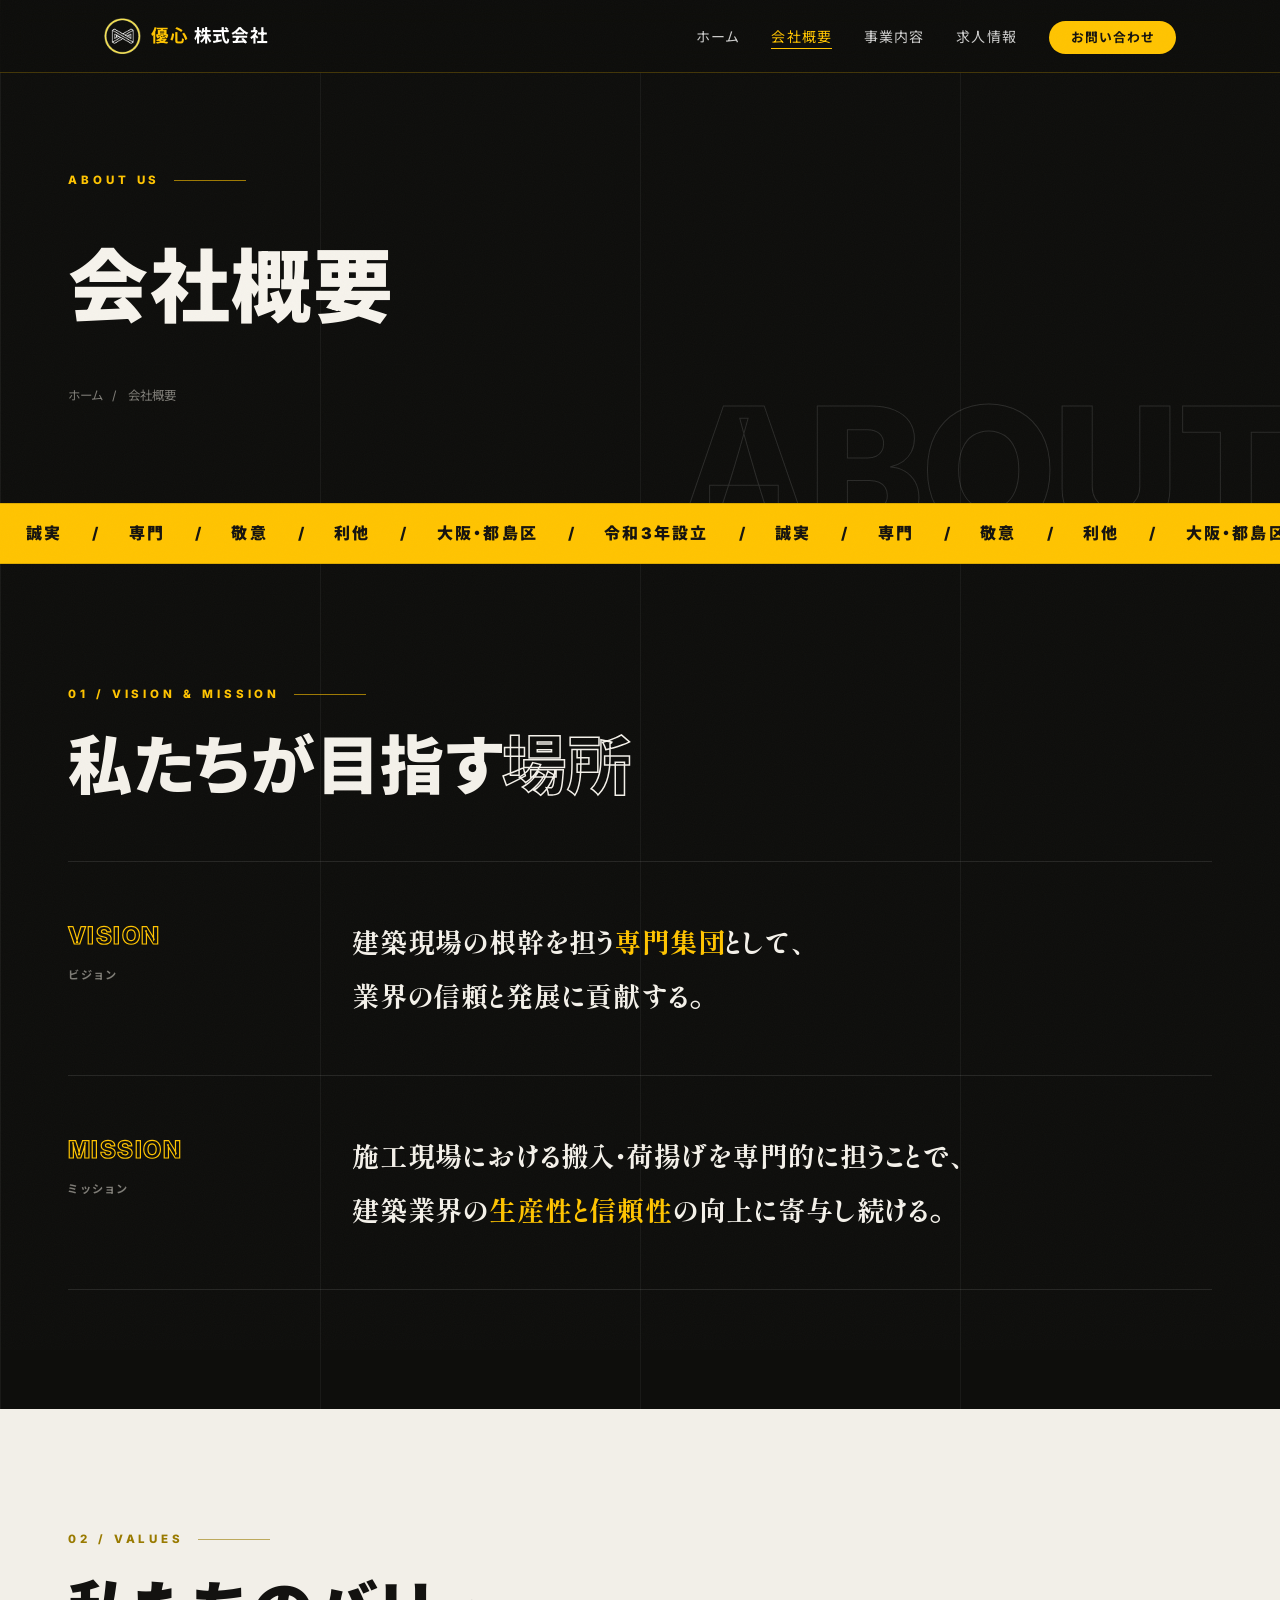
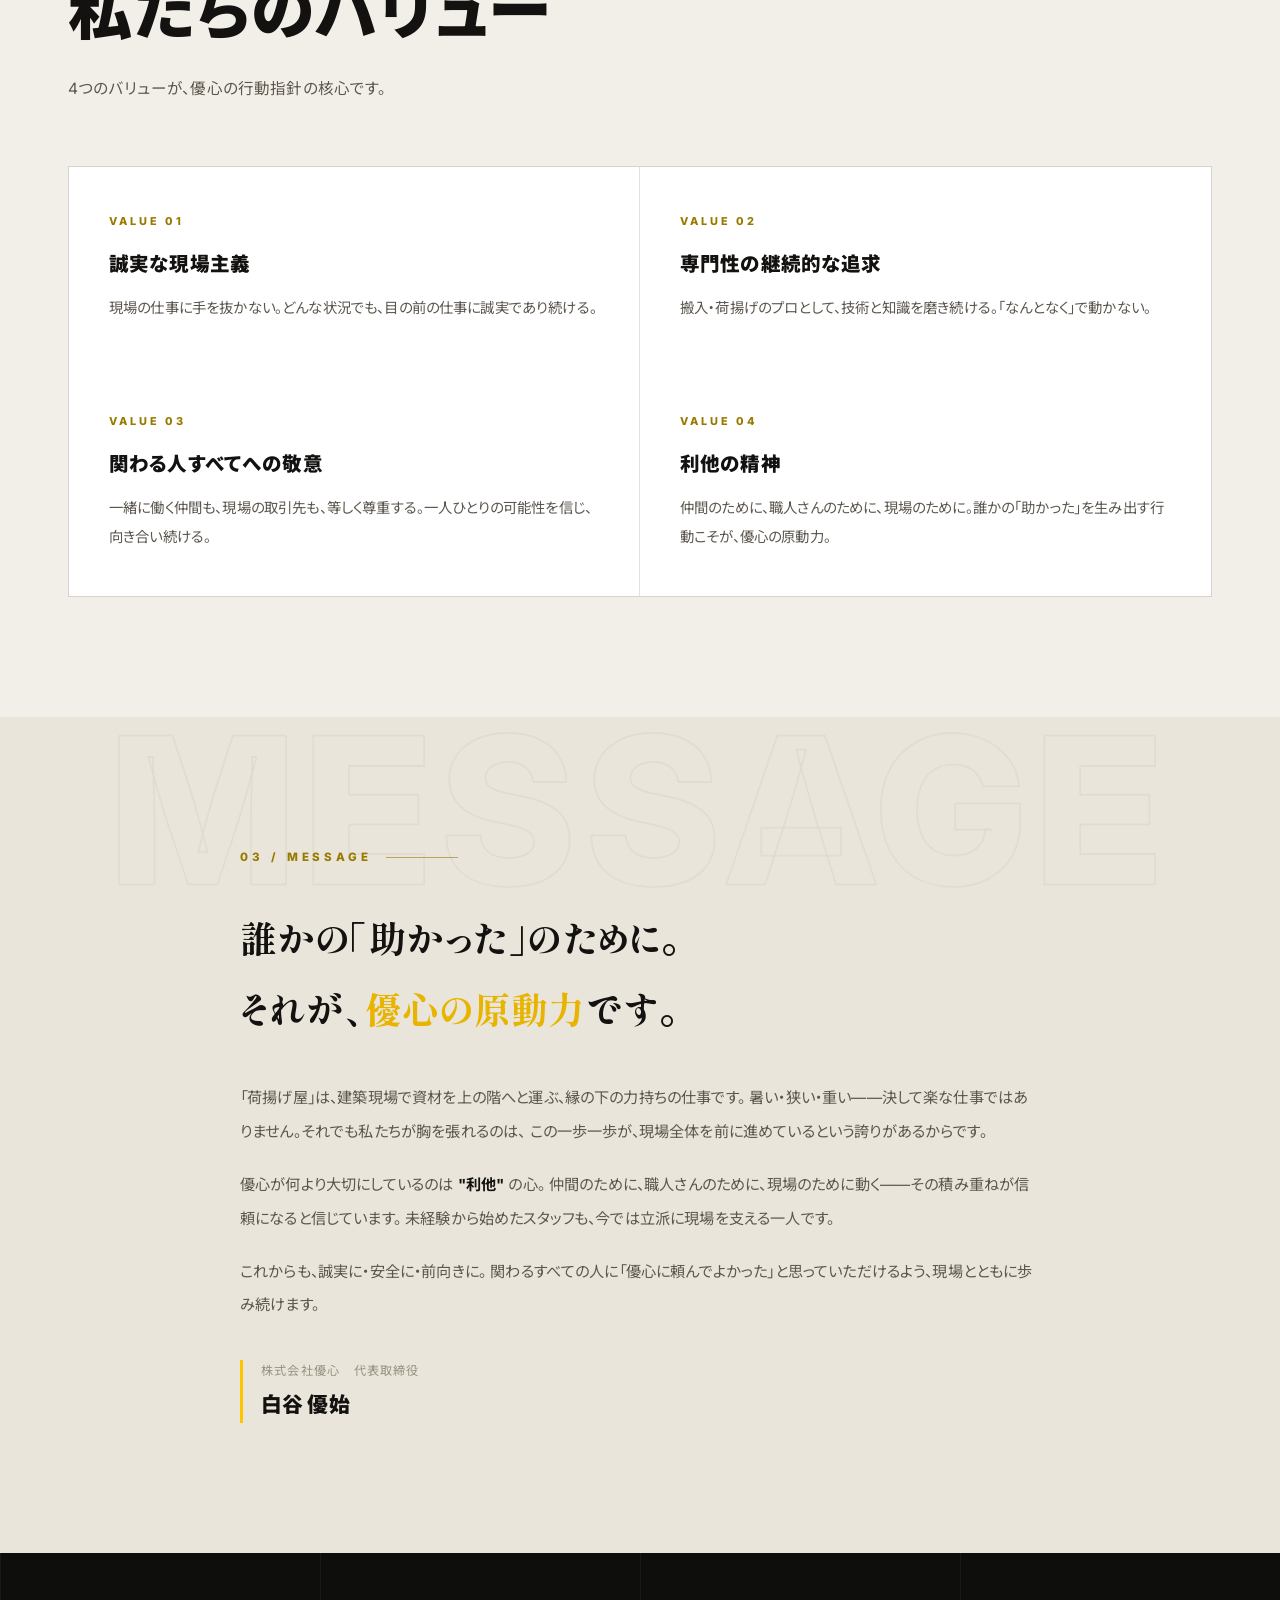
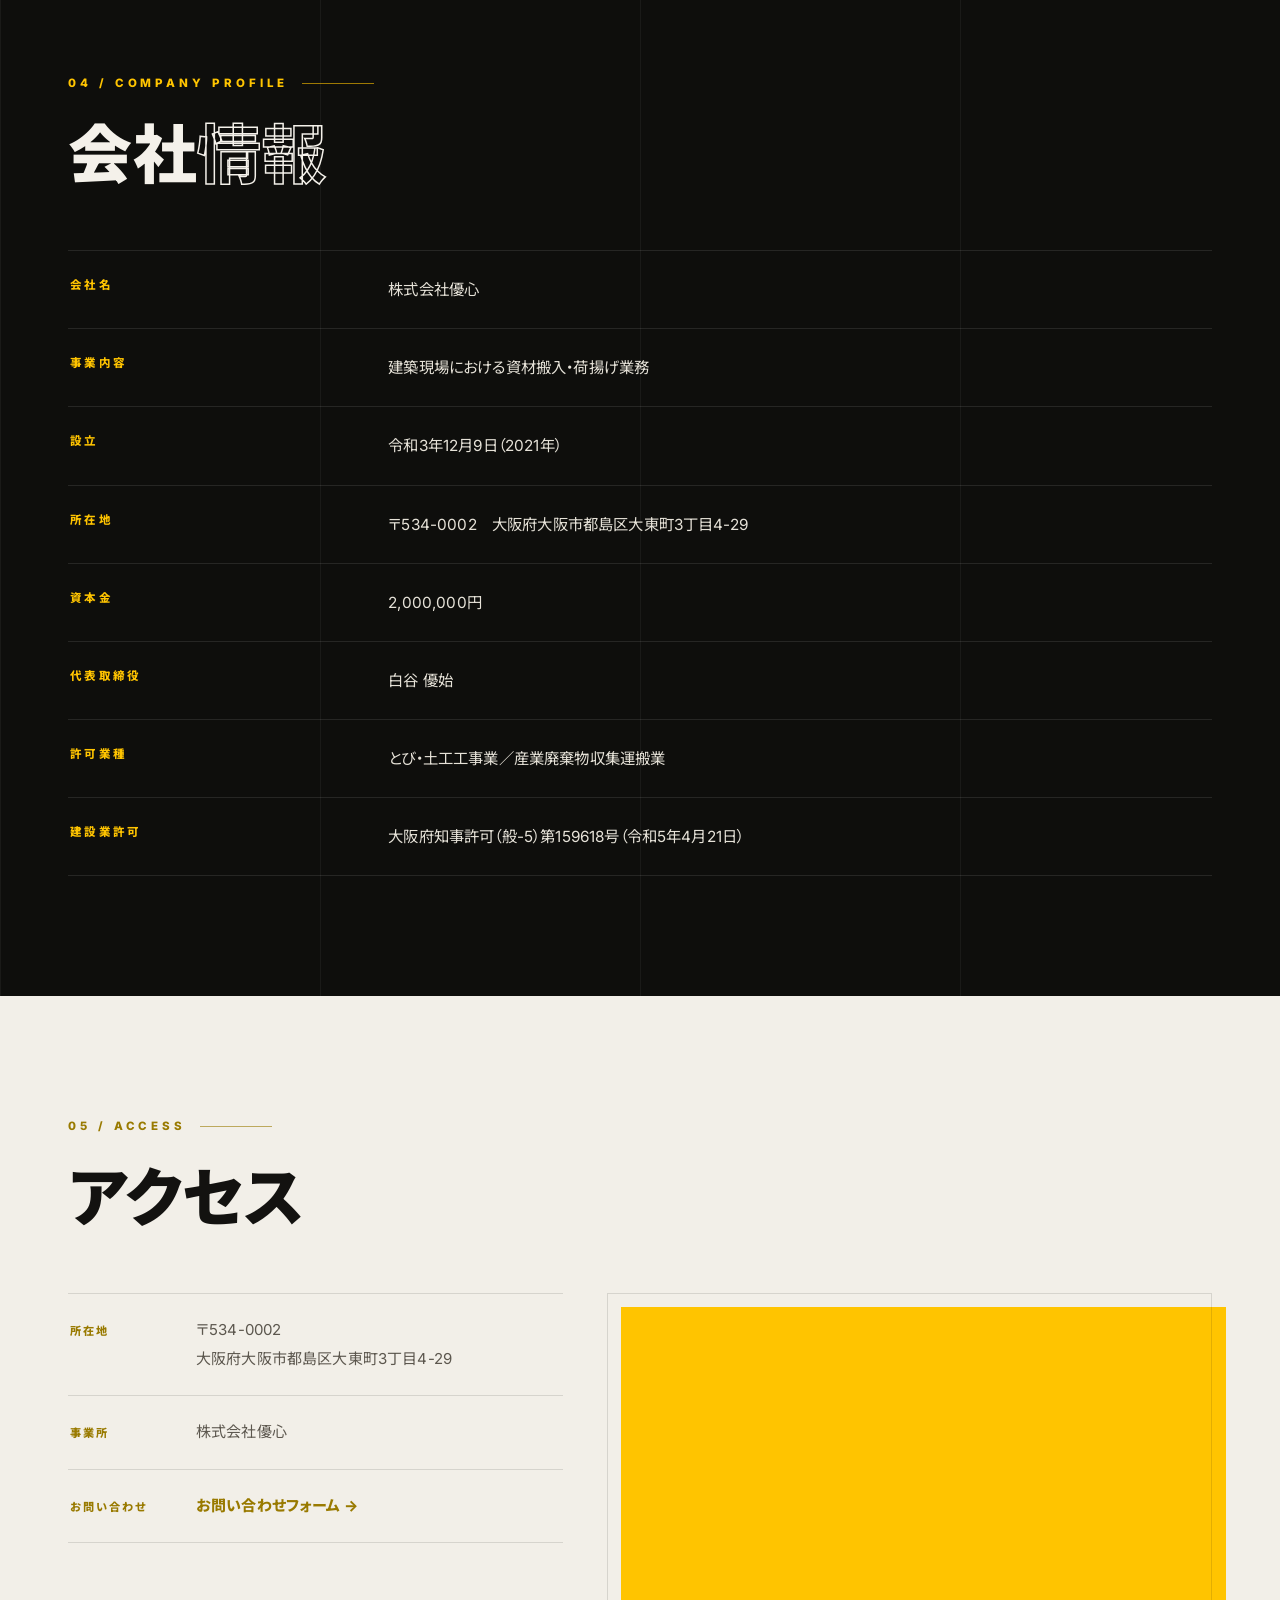
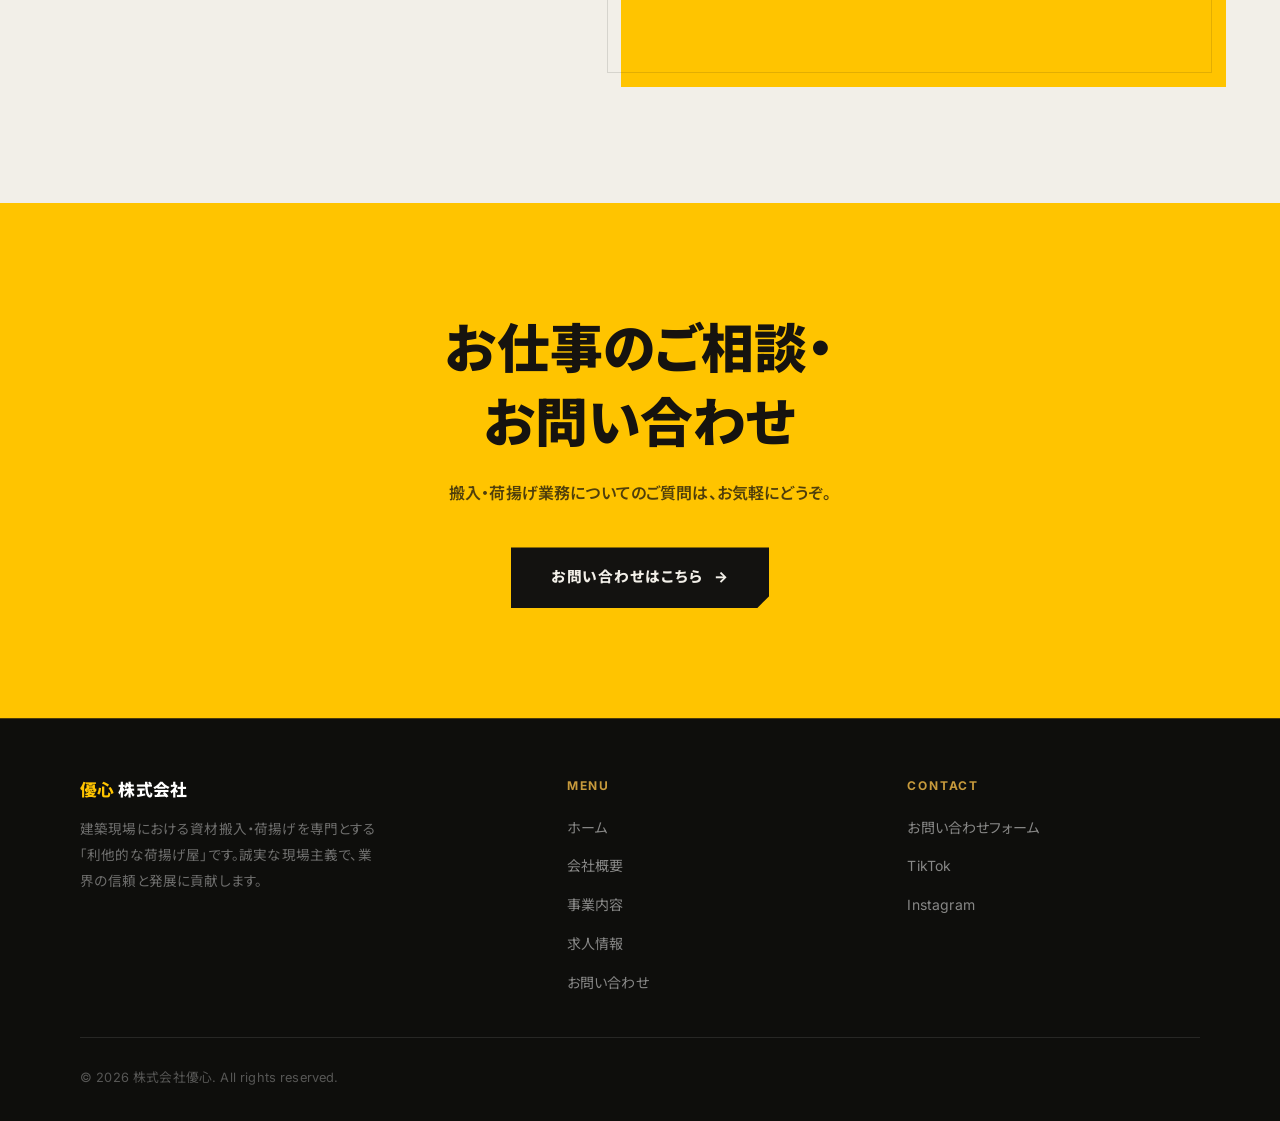
<file: about.html>
<!DOCTYPE html>
<html lang="ja">
<head>
  <meta charset="UTF-8">
  <meta name="viewport" content="width=device-width, initial-scale=1.0">
  <title>会社概要 | 株式会社優心</title>
  <meta name="description" content="株式会社優心の会社概要。ビジョン・ミッション・バリュー、会社情報、代表メッセージ、アクセスをご紹介します。大阪市都島区の荷揚げ屋です。">
  <link rel="stylesheet" href="style.css?v=yellow2">
  <link rel="stylesheet" href="home.css?v=yellow2">
  <style>
    /* ---- about page ---- */
    .ab-hero { position: relative; background: var(--coal); padding: 170px 0 96px; overflow: hidden; }
    .ab-hero .ghost {
      position: absolute; right: -1vw; bottom: -2.4vw;
      font-family: 'Inter', var(--font-jp); font-weight: 800;
      font-size: clamp(4.5rem, 14vw, 11rem); line-height: 1;
      color: transparent; -webkit-text-stroke: 1px rgba(255,255,255,0.12);
      pointer-events: none; user-select: none;
    }
    .ab-hero .grid { position: absolute; inset: 0; pointer-events: none;
      background-image: linear-gradient(to right, var(--line-d) 1px, transparent 1px);
      background-size: 25% 100%; opacity: 0.5; }
    .ab-hero h1 { font-size: clamp(2.6rem, 7vw, 5rem); font-weight: 900; color: #f6f3ec; margin-top: 24px; letter-spacing: 0.02em; }
    .ab-hero .crumb { margin-top: 26px; font-size: 0.78rem; color: rgba(238,234,224,0.5); display: flex; gap: 10px; }
    .ab-hero .crumb a:hover { color: var(--org); }

    /* vision / mission */
    .ab-vm { padding: 120px 0; }
    .ab-vm-row { display: grid; grid-template-columns: 240px 1fr; gap: 44px; padding: 52px 0; border-top: 1px solid var(--line-d); align-items: start; }
    .ab-vm-row:last-child { border-bottom: 1px solid var(--line-d); }
    .ab-vm-row .lb { font-family: 'Inter', var(--font-jp); font-weight: 800; font-size: 1.5rem; color: transparent; -webkit-text-stroke: 1.2px var(--org); letter-spacing: 0.06em; }
    .ab-vm-row .lb small { display: block; font-size: 0.7rem; -webkit-text-stroke: 0; color: rgba(238,234,224,0.5); letter-spacing: 0.24em; margin-top: 8px; font-weight: 700; }
    .ab-vm-row .tx { font-family: var(--serif); font-weight: 800; font-size: clamp(1.15rem, 2.4vw, 1.7rem); color: #f4f1ea; line-height: 2; letter-spacing: 0.03em; }
    .ab-vm-row .tx em { font-style: normal; color: var(--org); }

    /* values */
    .ab-val { padding: 120px 0; }
    .ab-val-grid { display: grid; grid-template-columns: repeat(2, 1fr); margin-top: 60px; border: 1px solid var(--line-l); }
    .ab-val-cell { padding: 44px 40px; border-right: 1px solid var(--line-l); border-bottom: 1px solid var(--line-l); background: #fff; }
    .ab-val-cell:nth-child(2n) { border-right: none; }
    .ab-val-cell:nth-child(n+3) { border-bottom: none; }
    .ab-val-cell .no { font-family: 'Inter', var(--font-jp); font-weight: 800; font-size: 0.68rem; letter-spacing: 0.28em; color: var(--org); }
    .ab-val-cell h3 { font-size: 1.22rem; font-weight: 900; color: var(--ink); margin: 14px 0 12px; }
    .ab-val-cell p { font-size: 0.9rem; color: #5c574e; line-height: 2; }

    /* message */
    .ab-msg { padding: 130px 0; position: relative; overflow: hidden; }
    .ab-msg .wm { position: absolute; top: 44%; left: 50%; transform: translate(-50%, -50%);
      font-family: 'Inter', var(--font-jp); font-weight: 800;
      font-size: clamp(4.5rem, 16vw, 13rem); letter-spacing: 0.04em; line-height: 1;
      color: transparent; -webkit-text-stroke: 1px rgba(19,18,16,0.07);
      white-space: nowrap; pointer-events: none; }
    .ab-msg-in { position: relative; max-width: 800px; margin: 0 auto; }
    .ab-msg .qt { font-family: var(--serif); font-weight: 800; font-size: clamp(1.5rem, 3.6vw, 2.3rem); color: var(--ink); line-height: 1.95; margin: 34px 0 36px; }
    .ab-msg .qt em { font-style: normal; color: var(--org-deep); }
    .ab-msg .bd p { color: #5c574e; line-height: 2.2; font-size: 0.95rem; margin-bottom: 20px; }
    .ab-msg .sig { border-left: 3px solid var(--org); padding-left: 18px; margin-top: 38px; }
    .ab-msg .sig .r { font-size: 0.76rem; color: #97917f; letter-spacing: 0.1em; margin-bottom: 4px; }
    .ab-msg .sig .n { font-size: 1.3rem; font-weight: 900; color: var(--ink); }

    /* profile table */
    .ab-prof { padding: 120px 0; }
    .ab-table { width: 100%; border-collapse: collapse; margin-top: 56px; border-top: 1px solid var(--line-d); }
    .ab-table tr { border-bottom: 1px solid var(--line-d); }
    .ab-table th { width: 28%; text-align: left; padding: 24px 18px 24px 2px; vertical-align: top;
      font-family: 'Inter', var(--font-jp); font-weight: 800; font-size: 0.72rem; letter-spacing: 0.2em; color: var(--org); }
    .ab-table td { padding: 24px 0; color: #e6e2d8; line-height: 1.9; font-size: 0.96rem; }

    /* access */
    .ab-acc { padding: 120px 0 130px; }
    .ab-acc-grid { display: grid; grid-template-columns: 0.9fr 1.1fr; gap: 44px; margin-top: 56px; align-items: start; }
    .ab-acc-info { border-top: 1px solid var(--line-l); }
    .ab-acc-info .r { display: grid; grid-template-columns: 110px 1fr; gap: 16px; padding: 22px 2px; border-bottom: 1px solid var(--line-l); }
    .ab-acc-info .k { font-family: 'Inter', var(--font-jp); font-weight: 800; font-size: 0.7rem; letter-spacing: 0.18em; color: var(--org-deep); padding-top: 5px; }
    .ab-acc-info .v { color: #5c574e; line-height: 1.9; font-size: 0.94rem; }
    .ab-acc-info .v a { color: var(--org-deep); font-weight: 800; }
    .ab-map { position: relative; }
    .ab-map::after { content: ''; position: absolute; inset: 0; transform: translate(14px, 14px); background: var(--org); z-index: -1; }
    .ab-map iframe { display: block; width: 100%; height: 380px; border: 1px solid var(--line-l); filter: grayscale(0.2); }

    @media (max-width: 900px) {
      .ab-vm-row { grid-template-columns: 1fr; gap: 18px; padding: 40px 0; }
      .ab-val-grid { grid-template-columns: 1fr; }
      .ab-val-cell { border-right: none !important; border-bottom: 1px solid var(--line-l) !important; }
      .ab-val-cell:last-child { border-bottom: none !important; }
      .ab-acc-grid { grid-template-columns: 1fr; }
      .ab-table th { width: 36%; }
    }
  </style>
</head>
<body>

  <!-- Header -->
  <header class="site-header">
    <div class="header-inner">
      <a href="index.html" class="site-logo">
        <img src="logo.png" alt="株式会社優心ロゴ" class="logo-img">
        <span class="logo-text"><span>優心</span> 株式会社</span>
      </a>
      <nav>
        <ul class="nav-links">
          <li><a href="index.html">ホーム</a></li>
          <li><a href="about.html" class="active">会社概要</a></li>
          <li><a href="business.html">事業内容</a></li>
          <li><a href="recruit.html">求人情報</a></li>
          <li><a href="contact.html" class="nav-cta">お問い合わせ</a></li>
        </ul>
      </nav>
    </div>
  </header>

  <main>

    <!-- ============ Page hero ============ -->
    <section class="ab-hero">
      <div class="grid"></div>
      <span class="ghost" aria-hidden="true">ABOUT</span>
      <div class="ed-wrap" style="position:relative;">
        <p class="ed-index">About Us</p>
        <h1>会社概要</h1>
        <nav class="crumb" aria-label="パンくず">
          <a href="index.html">ホーム</a><span>/</span><span>会社概要</span>
        </nav>
      </div>
    </section>

    <!-- ============ Tape ============ -->
    <div class="tape" aria-hidden="true">
      <div class="tape-track">
        <span><span class="t">誠実</span><span class="s">/</span><span class="t">専門</span><span class="s">/</span><span class="t">敬意</span><span class="s">/</span><span class="t">利他</span><span class="s">/</span><span class="t">大阪・都島区</span><span class="s">/</span><span class="t">令和3年設立</span><span class="s">/</span></span>
        <span><span class="t">誠実</span><span class="s">/</span><span class="t">専門</span><span class="s">/</span><span class="t">敬意</span><span class="s">/</span><span class="t">利他</span><span class="s">/</span><span class="t">大阪・都島区</span><span class="s">/</span><span class="t">令和3年設立</span><span class="s">/</span></span>
      </div>
    </div>

    <!-- ============ Vision & Mission ============ -->
    <section class="ab-vm dark-sec gridlines">
      <div class="ed-wrap">
        <p class="ed-index">01 / Vision &amp; Mission</p>
        <h2 class="ed-title">私たちが目指す<span class="stroke">場所</span></h2>
        <div style="margin-top:56px;">
          <div class="ab-vm-row">
            <div class="lb">VISION<small>ビジョン</small></div>
            <p class="tx">建築現場の根幹を担う<em>専門集団</em>として、<br>業界の信頼と発展に貢献する。</p>
          </div>
          <div class="ab-vm-row">
            <div class="lb">MISSION<small>ミッション</small></div>
            <p class="tx">施工現場における搬入・荷揚げを専門的に担うことで、<br>建築業界の<em>生産性と信頼性</em>の向上に寄与し続ける。</p>
          </div>
        </div>
      </div>
    </section>

    <!-- ============ Values ============ -->
    <section class="ab-val light-sec">
      <div class="ed-wrap">
        <p class="ed-index">02 / Values</p>
        <h2 class="ed-title">私たちのバリュー</h2>
        <p class="ed-body" style="margin-top:22px; max-width:640px;">
          4つのバリューが、優心の行動指針の核心です。
        </p>
        <div class="ab-val-grid">
          <div class="ab-val-cell">
            <p class="no">VALUE 01</p>
            <h3>誠実な現場主義</h3>
            <p>現場の仕事に手を抜かない。どんな状況でも、目の前の仕事に誠実であり続ける。</p>
          </div>
          <div class="ab-val-cell">
            <p class="no">VALUE 02</p>
            <h3>専門性の継続的な追求</h3>
            <p>搬入・荷揚げのプロとして、技術と知識を磨き続ける。「なんとなく」で動かない。</p>
          </div>
          <div class="ab-val-cell">
            <p class="no">VALUE 03</p>
            <h3>関わる人すべてへの敬意</h3>
            <p>一緒に働く仲間も、現場の取引先も、等しく尊重する。一人ひとりの可能性を信じ、向き合い続ける。</p>
          </div>
          <div class="ab-val-cell">
            <p class="no">VALUE 04</p>
            <h3>利他の精神</h3>
            <p>仲間のために、職人さんのために、現場のために。誰かの「助かった」を生み出す行動こそが、優心の原動力。</p>
          </div>
        </div>
      </div>
    </section>

    <!-- ============ Message ============ -->
    <section class="ab-msg light-sec" style="background:var(--paper-2);">
      <span class="wm" aria-hidden="true">MESSAGE</span>
      <div class="ed-wrap">
        <div class="ab-msg-in">
          <p class="ed-index">03 / Message</p>
          <p class="qt">誰かの「助かった」のために。<br>それが、<em>優心の原動力</em>です。</p>
          <div class="bd">
            <p>
              「荷揚げ屋」は、建築現場で資材を上の階へと運ぶ、縁の下の力持ちの仕事です。
              暑い・狭い・重い——決して楽な仕事ではありません。それでも私たちが胸を張れるのは、
              この一歩一歩が、現場全体を前に進めているという誇りがあるからです。
            </p>
            <p>
              優心が何より大切にしているのは <strong style="color:var(--ink);">"利他"</strong> の心。
              仲間のために、職人さんのために、現場のために動く——その積み重ねが信頼になると信じています。
              未経験から始めたスタッフも、今では立派に現場を支える一人です。
            </p>
            <p>
              これからも、誠実に・安全に・前向きに。
              関わるすべての人に「優心に頼んでよかった」と思っていただけるよう、現場とともに歩み続けます。
            </p>
          </div>
          <div class="sig">
            <p class="r">株式会社優心　代表取締役</p>
            <p class="n">白谷 優始</p>
          </div>
        </div>
      </div>
    </section>

    <!-- ============ Company Profile ============ -->
    <section class="ab-prof dark-sec gridlines">
      <div class="ed-wrap">
        <p class="ed-index">04 / Company Profile</p>
        <h2 class="ed-title">会社<span class="stroke">情報</span></h2>
        <table class="ab-table">
          <tbody>
            <tr>
              <th>会社名</th>
              <td>株式会社優心</td>
            </tr>
            <tr>
              <th>事業内容</th>
              <td>建築現場における資材搬入・荷揚げ業務</td>
            </tr>
            <tr>
              <th>設立</th>
              <td>令和3年12月9日（2021年）</td>
            </tr>
            <tr>
              <th>所在地</th>
              <td>〒534-0002　大阪府大阪市都島区大東町3丁目4-29</td>
            </tr>
            <tr>
              <th>資本金</th>
              <td>2,000,000円</td>
            </tr>
            <tr>
              <th>代表取締役</th>
              <td>白谷 優始</td>
            </tr>
            <tr>
              <th>許可業種</th>
              <td>とび・土工工事業／産業廃棄物収集運搬業</td>
            </tr>
            <tr>
              <th>建設業許可</th>
              <td style="white-space: nowrap; font-size: clamp(0.62rem, 2.75vw, 0.96rem);">大阪府知事許可（般-5）第159618号（令和5年4月21日）</td>
            </tr>
          </tbody>
        </table>
      </div>
    </section>

    <!-- ============ Access ============ -->
    <section class="ab-acc light-sec">
      <div class="ed-wrap">
        <p class="ed-index">05 / Access</p>
        <h2 class="ed-title">アクセス</h2>
        <div class="ab-acc-grid">
          <div class="ab-acc-info">
            <div class="r">
              <span class="k">所在地</span>
              <span class="v">〒534-0002<br>大阪府大阪市都島区大東町3丁目4-29</span>
            </div>
            <div class="r">
              <span class="k">事業所</span>
              <span class="v">株式会社優心</span>
            </div>
            <div class="r">
              <span class="k">お問い合わせ</span>
              <span class="v"><a href="contact.html">お問い合わせフォーム →</a></span>
            </div>
          </div>
          <div class="ab-map">
            <iframe
              src="https://maps.google.com/maps?q=%E5%A4%A7%E9%98%AA%E5%BA%9C%E5%A4%A7%E9%98%AA%E5%B8%82%E9%83%BD%E5%B3%B6%E5%8C%BA%E5%A4%A7%E6%9D%B1%E7%94%BA3-4-29&z=16&output=embed"
              loading="lazy" referrerpolicy="no-referrer-when-downgrade"
              title="株式会社優心 所在地マップ"></iframe>
          </div>
        </div>
      </div>
    </section>

    <!-- ============ CTA ============ -->
    <div class="last-cta">
      <span class="wm" aria-hidden="true">CONTACT</span>
      <h2>お仕事のご相談・<br>お問い合わせ</h2>
      <p>搬入・荷揚げ業務についてのご質問は、お気軽にどうぞ。</p>
      <a href="contact.html" class="b-solid">お問い合わせはこちら <span class="b-arrow">→</span></a>
    </div>

  </main>

  <!-- Footer -->
  <footer class="site-footer">
    <div class="footer-inner">
      <div class="footer-top">
        <div class="footer-brand">
          <div class="footer-logo"><span>優心</span> 株式会社</div>
          <p>建築現場における資材搬入・荷揚げを専門とする「利他的な荷揚げ屋」です。誠実な現場主義で、業界の信頼と発展に貢献します。</p>
        </div>
        <div>
          <p class="footer-nav-title">Menu</p>
          <ul class="footer-nav-links">
            <li><a href="index.html">ホーム</a></li>
            <li><a href="about.html">会社概要</a></li>
            <li><a href="business.html">事業内容</a></li>
            <li><a href="recruit.html">求人情報</a></li>
            <li><a href="contact.html">お問い合わせ</a></li>
          </ul>
        </div>
        <div>
          <p class="footer-nav-title">Contact</p>
          <ul class="footer-nav-links">
            <li><a href="contact.html">お問い合わせフォーム</a></li>
            <li><a href="https://www.tiktok.com/@yushin.inc129" target="_blank" rel="noopener">TikTok</a></li>
            <li><a href="https://www.instagram.com/yushin.inc" target="_blank" rel="noopener">Instagram</a></li>
          </ul>
        </div>
      </div>
      <div class="footer-bottom">
        <p>&copy; 2026 株式会社優心. All rights reserved.</p>
      </div>
    </div>
  </footer>

  <script src="site.js?v=yellow2" defer></script>
</body>
</html>
</file>
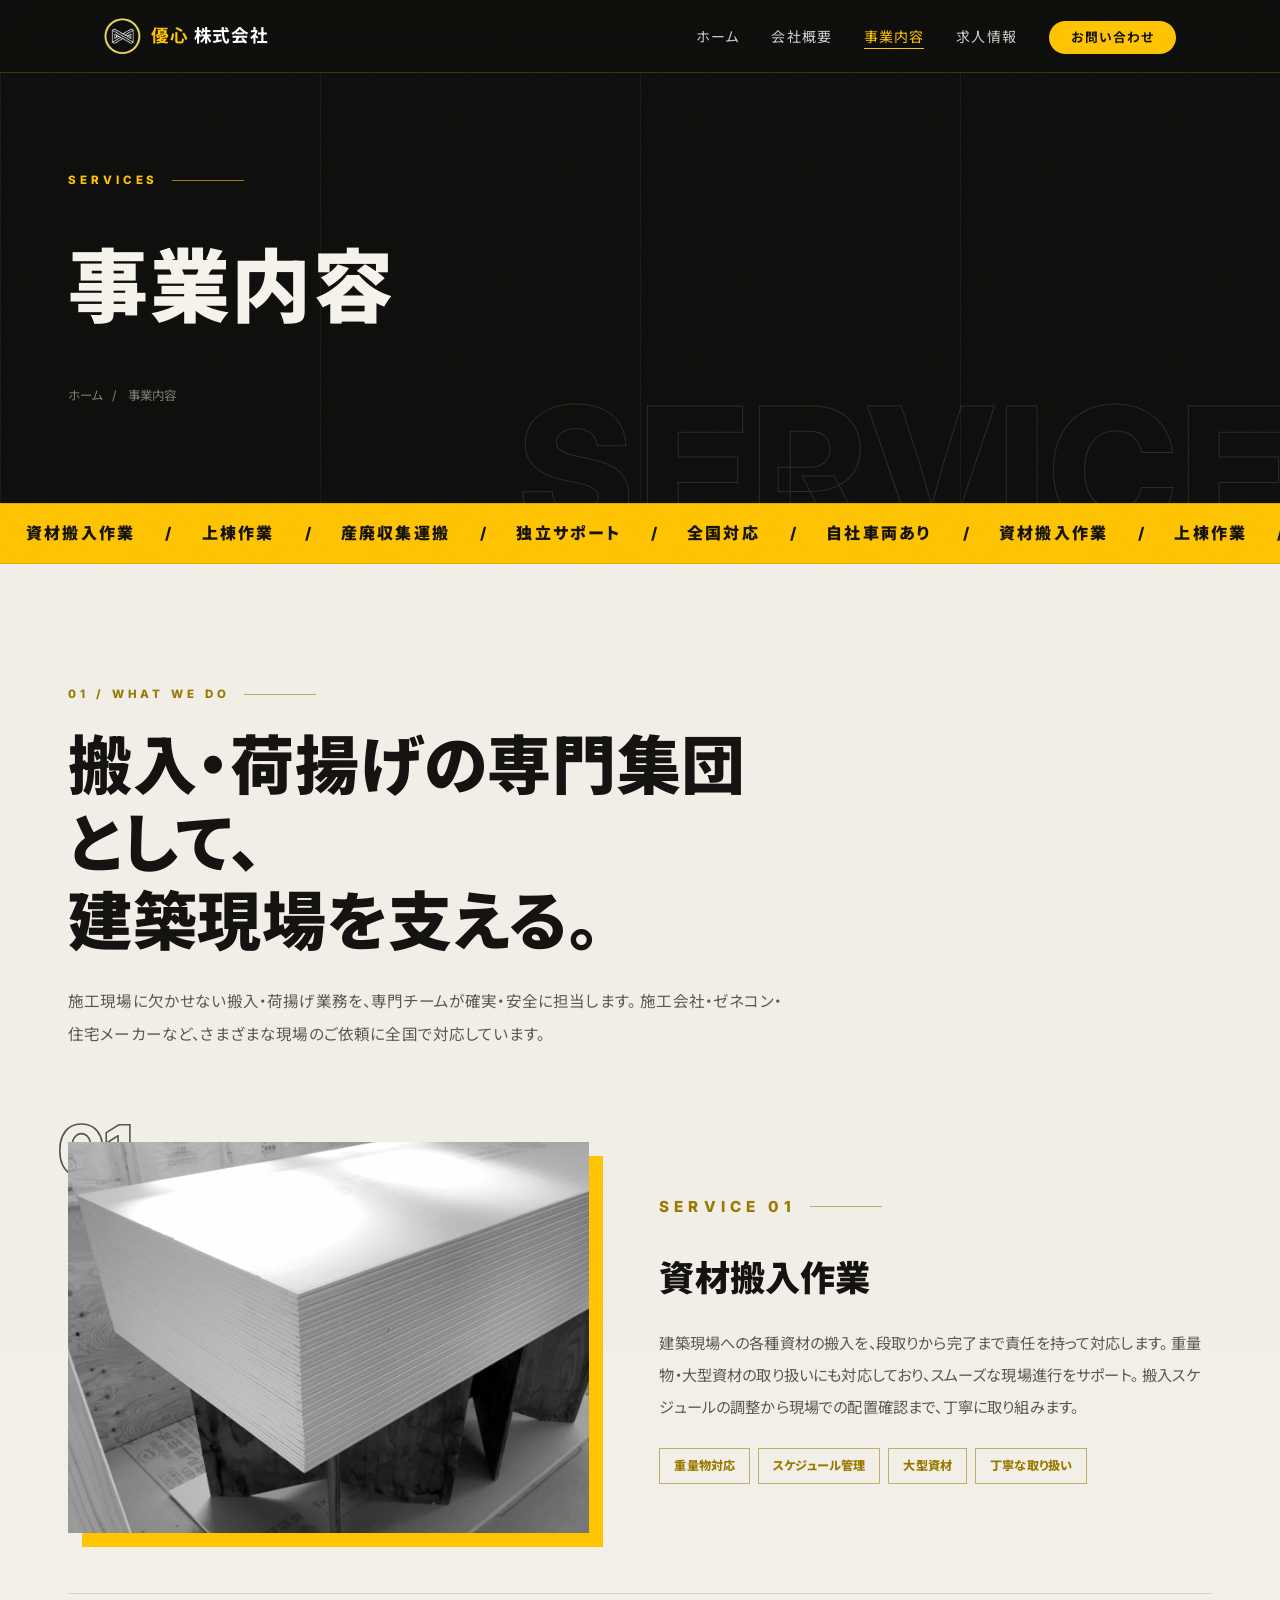
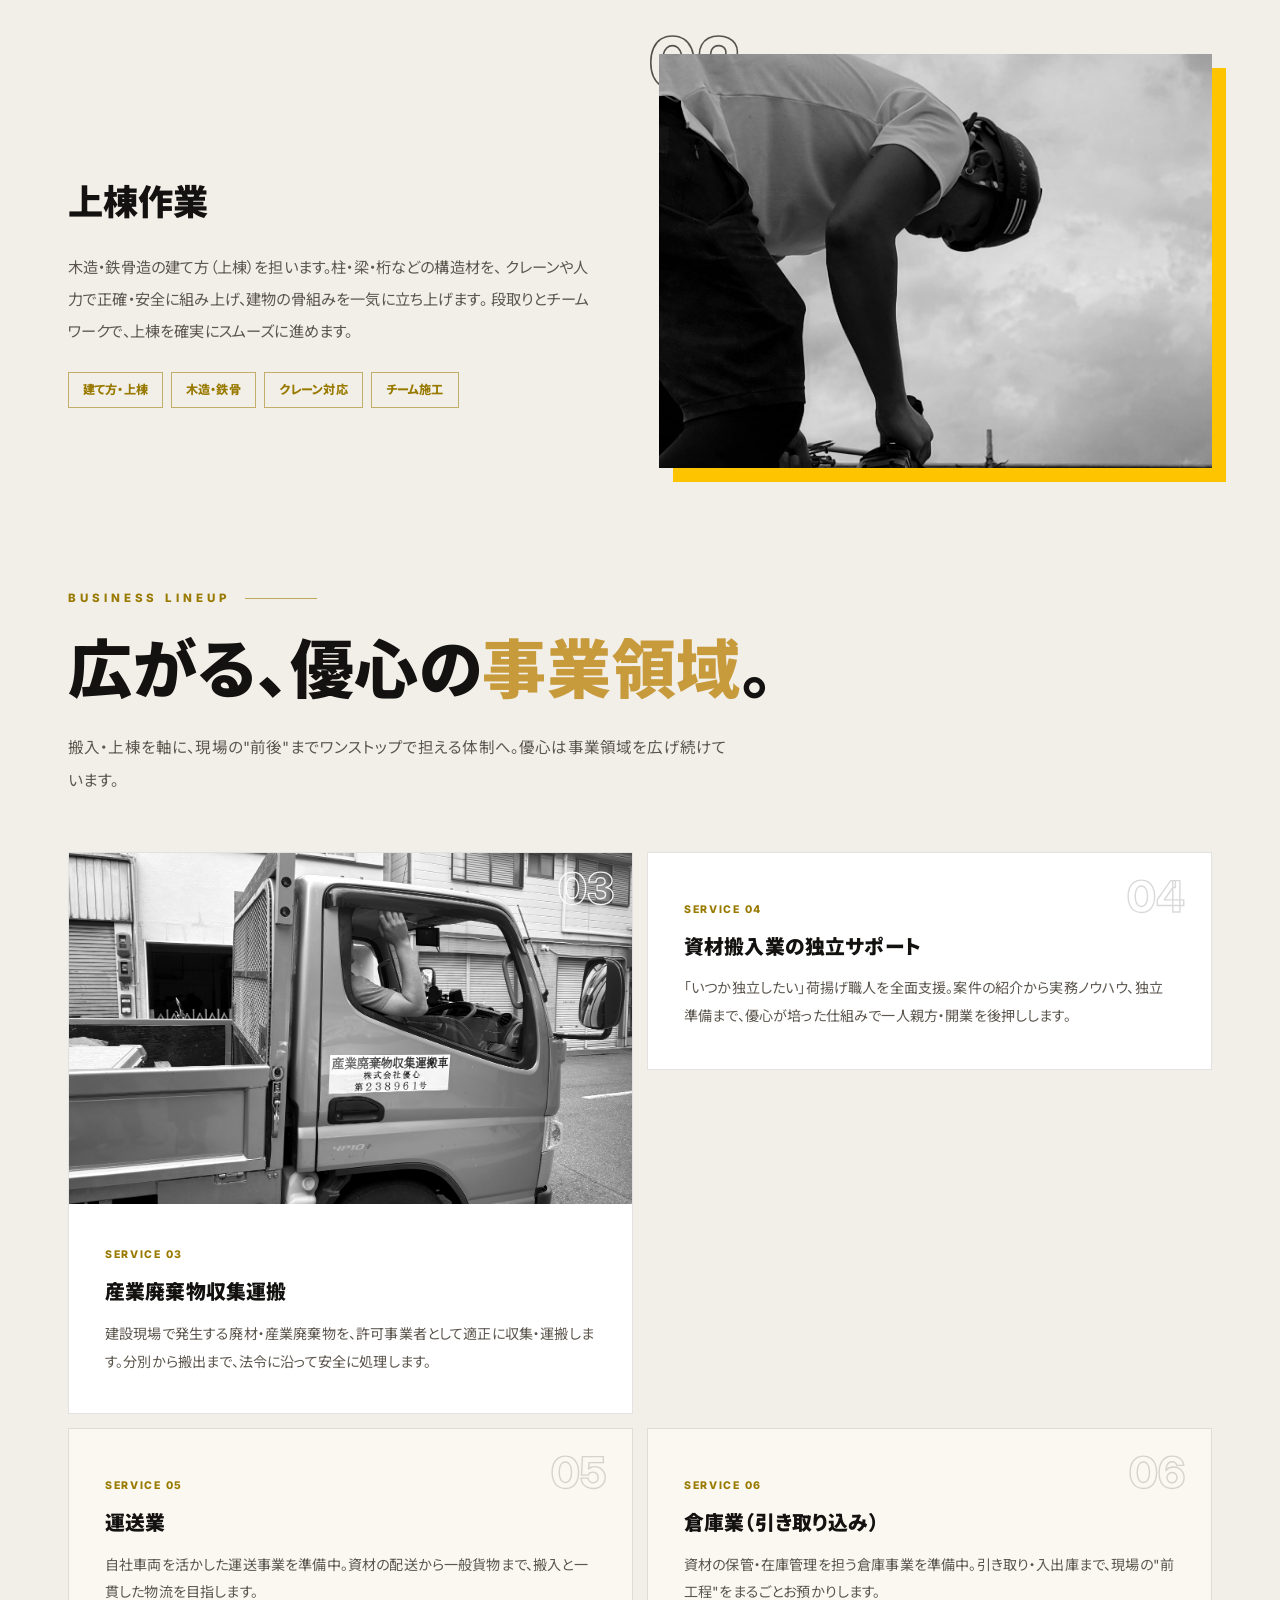
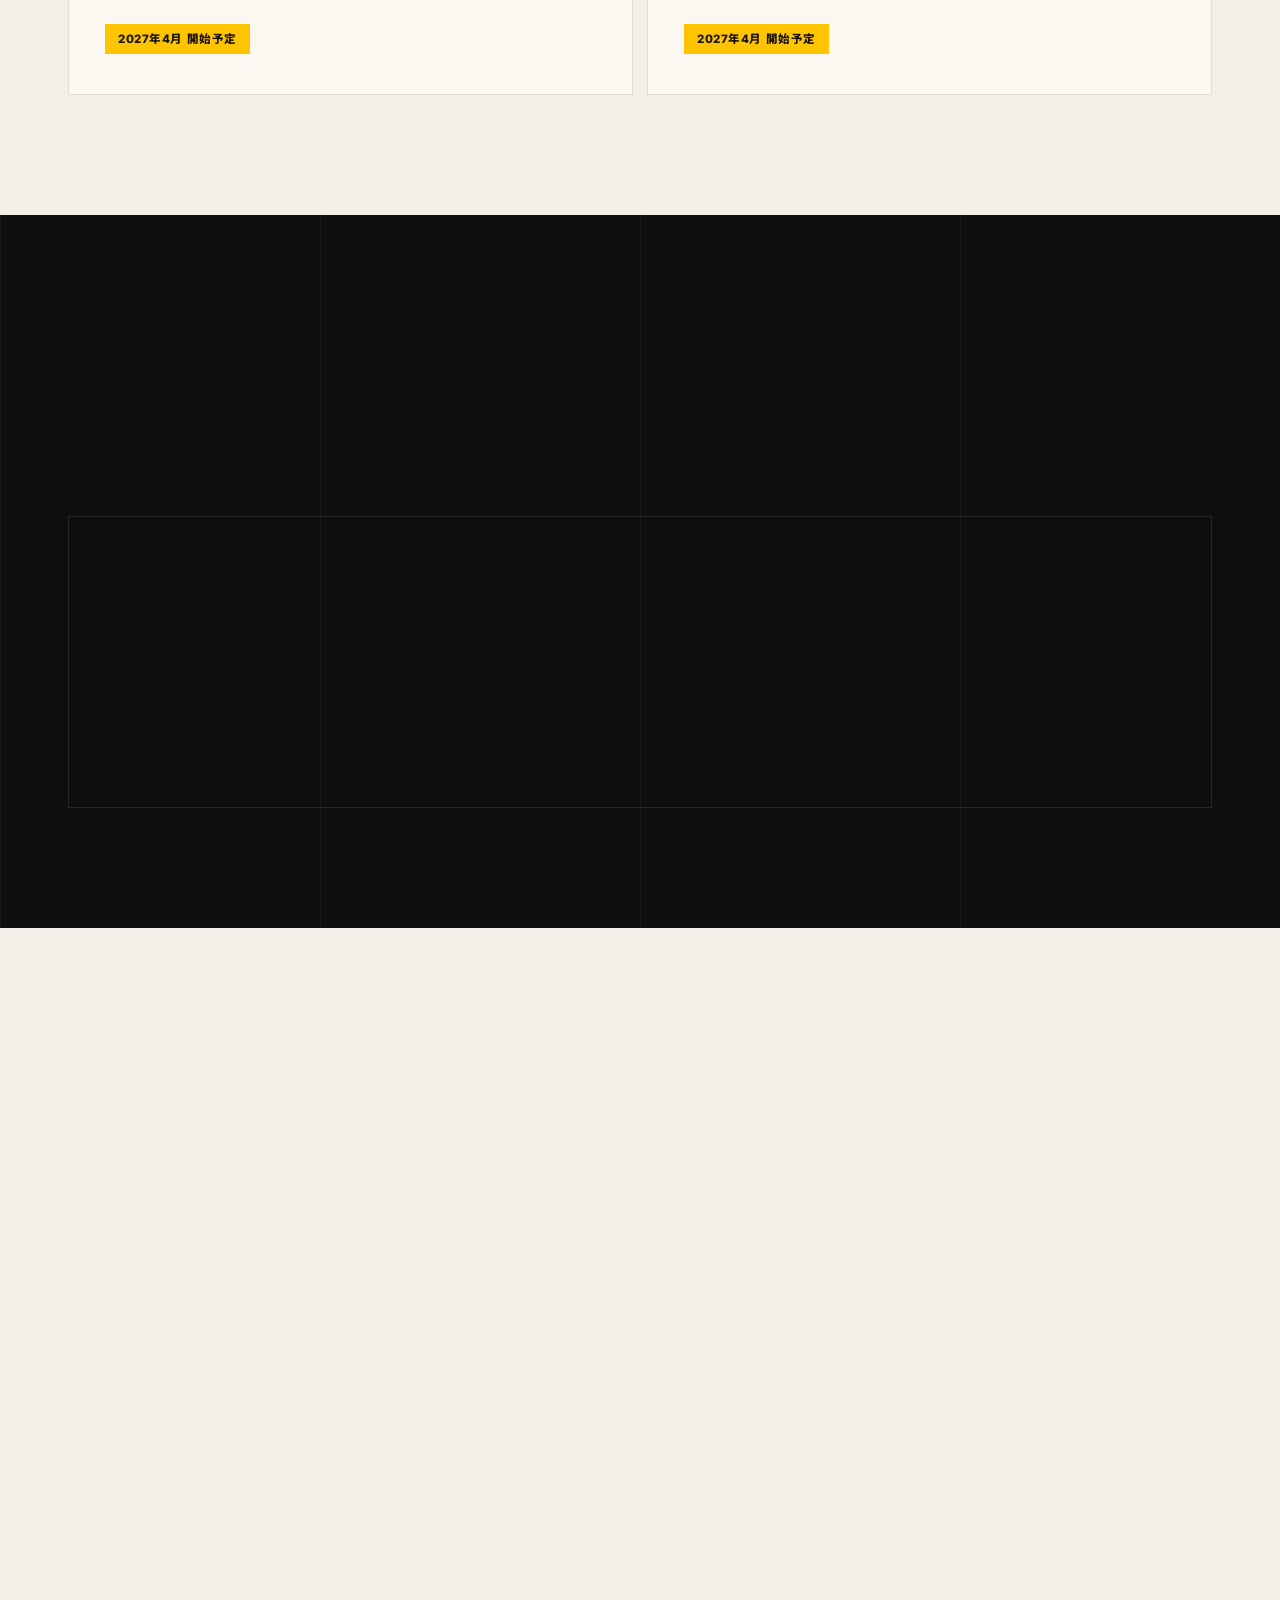
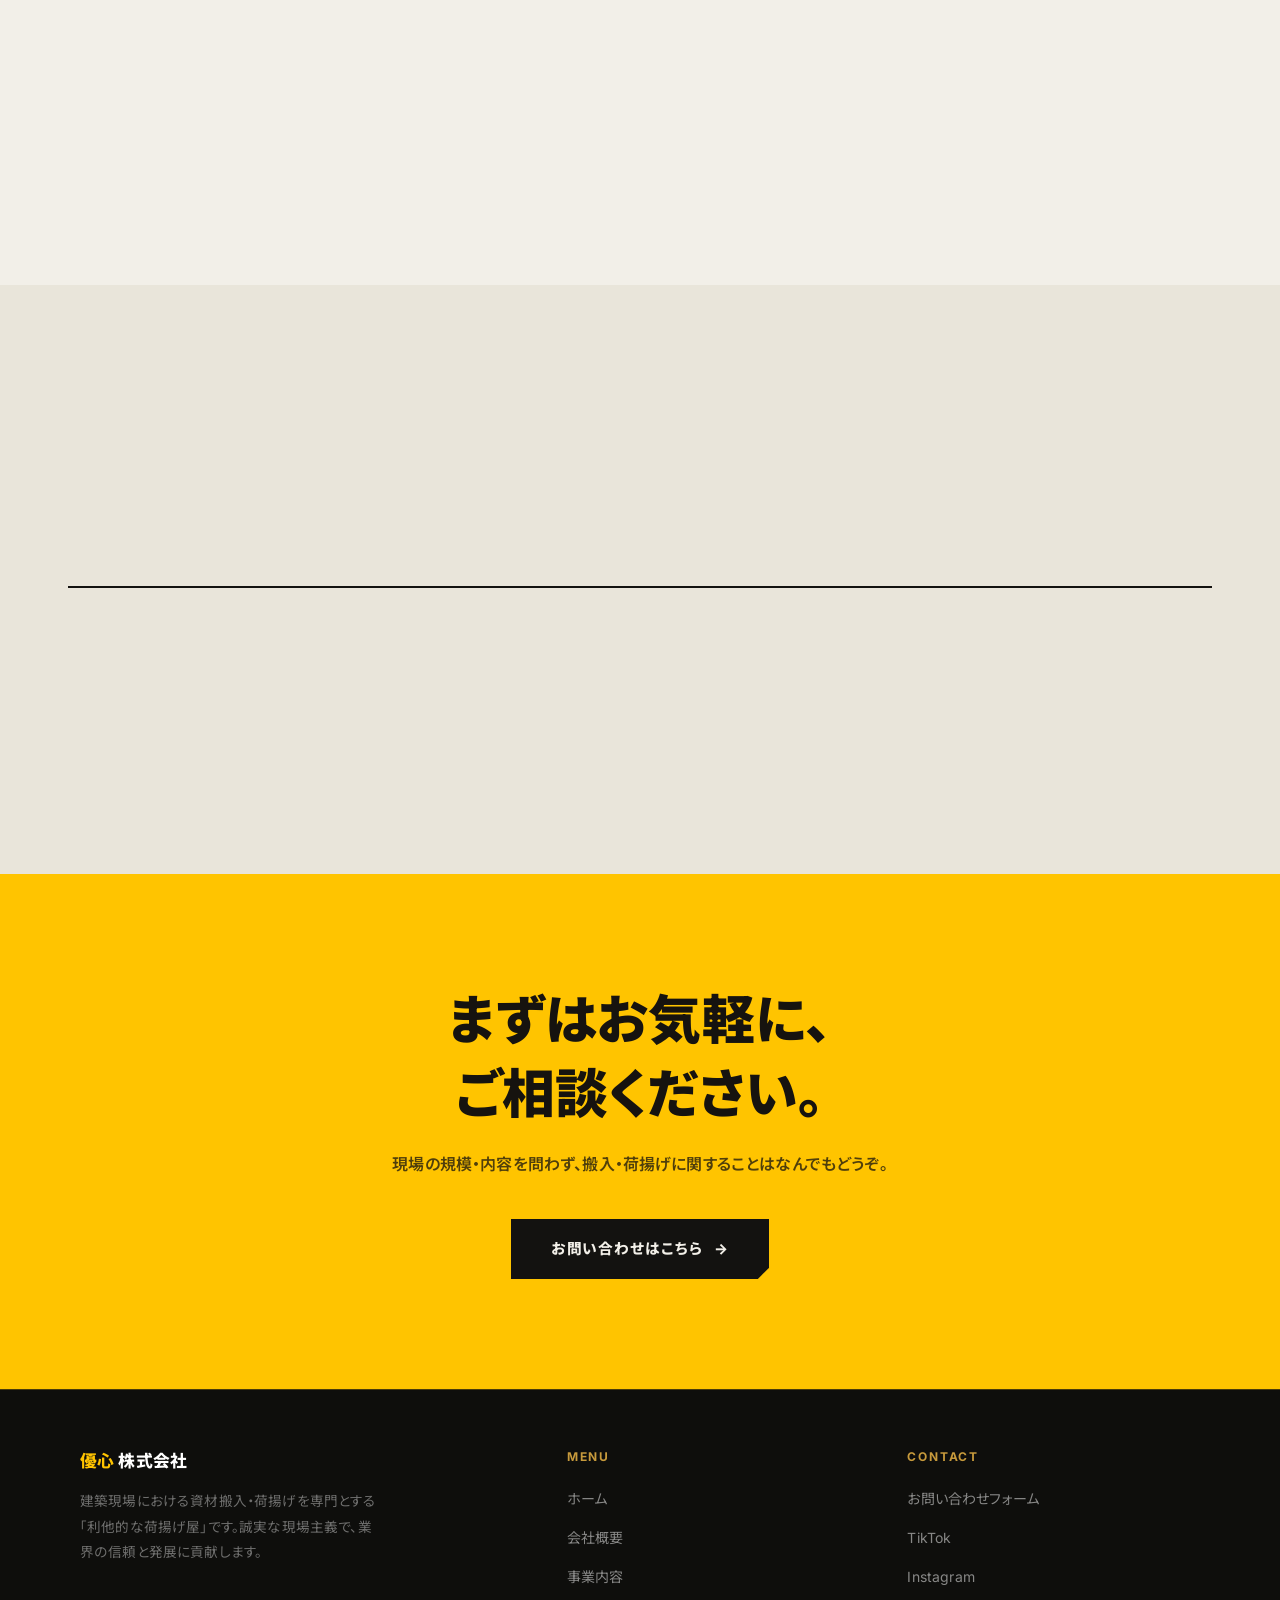
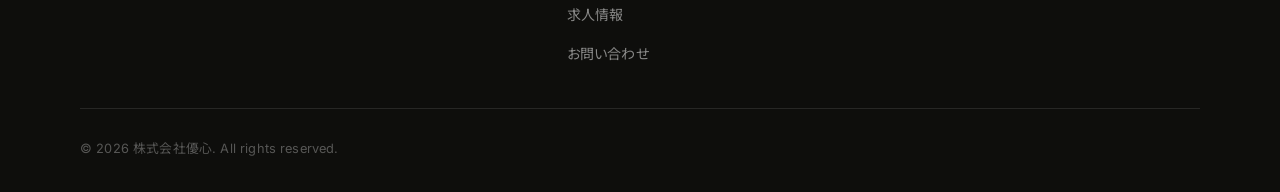
<file: business.html>
<!DOCTYPE html>
<html lang="ja">
<head>
  <meta charset="UTF-8">
  <meta name="viewport" content="width=device-width, initial-scale=1.0">
  <title>事業内容 | 株式会社優心</title>
  <meta name="description" content="株式会社優心の事業内容。建築現場における資材搬入・荷揚げ・現場サポートを専門チームが担います。ユニック車・平ボディ車も自社保有。全国対応。">
  <link rel="stylesheet" href="style.css?v=yellow2">
  <link rel="stylesheet" href="home.css?v=yellow2">
  <style>
    /* ---- business page ---- */
    .bz-hero { position: relative; background: var(--coal); padding: 170px 0 96px; overflow: hidden; }
    .bz-hero .ghost {
      position: absolute; right: -1vw; bottom: -2.4vw;
      font-family: 'Inter', var(--font-jp); font-weight: 800;
      font-size: clamp(4.5rem, 14vw, 11rem); line-height: 1; letter-spacing: 0.02em;
      color: transparent; -webkit-text-stroke: 1px rgba(255,255,255,0.12);
      pointer-events: none; user-select: none;
    }
    .bz-hero .grid { position: absolute; inset: 0; pointer-events: none;
      background-image: linear-gradient(to right, var(--line-d) 1px, transparent 1px);
      background-size: 25% 100%; opacity: 0.5; }
    .bz-hero h1 { font-size: clamp(2.6rem, 7vw, 5rem); font-weight: 900; color: #f6f3ec; margin-top: 24px; letter-spacing: 0.02em; }
    .bz-hero .crumb { margin-top: 26px; font-size: 0.78rem; color: rgba(238,234,224,0.5); display: flex; gap: 10px; }
    .bz-hero .crumb a:hover { color: var(--org); }

    .bz-svc { padding: 120px 0 40px; }
    .bz-row { display: grid; grid-template-columns: 1fr 1.06fr; gap: 70px; align-items: center; padding: 60px 0; }
    .bz-row + .bz-row { border-top: 1px solid var(--line-l); }
    .bz-row.rev .bz-media { order: 2; }
    .bz-media { position: relative; }
    .bz-media img { width: 100%; aspect-ratio: 4/3; object-fit: cover; filter: grayscale(1) contrast(1.08); transition: filter 0.6s var(--ease); }
    .bz-media:hover img { filter: none; }
    .bz-media::after { content: ''; position: absolute; inset: 0; transform: translate(14px, 14px); background: var(--org); z-index: -1; }
    .bz-media .no {
      position: absolute; top: -26px; left: -10px;
      font-family: 'Inter', var(--font-jp); font-weight: 800; font-size: 4.4rem; line-height: 1;
      color: transparent; -webkit-text-stroke: 1.6px var(--ink); opacity: 0.7;
    }
    .bz-body h2 { font-size: clamp(1.5rem, 3.2vw, 2.2rem); font-weight: 900; color: var(--ink); margin: 16px 0 18px; }
    .bz-body p { color: #5c574e; line-height: 2.1; font-size: 0.95rem; margin-bottom: 24px; }
    .bz-tags { display: flex; flex-wrap: wrap; gap: 8px; }
    .bz-tags span { font-size: 0.76rem; font-weight: 800; color: var(--org-deep); border: 1.5px solid rgba(255,196,0,0.5); padding: 6px 14px; }

    /* lineup grid (services 03-06) */
    .bz-lineup { padding: 20px 0 120px; }
    .bz-lineup-grid { display: grid; grid-template-columns: repeat(2, 1fr); gap: 14px; margin-top: 54px; align-items: start; }
    .bz-card { position: relative; background: #fff; border: 1px solid var(--line-l); padding: 40px 36px; overflow: hidden; transition: transform 0.3s var(--ease), box-shadow 0.3s var(--ease); }
    /* photo variant */
    .bz-card.photo { padding: 0; }
    .bz-card.photo .ph { position: relative; aspect-ratio: 16/10; overflow: hidden; background: var(--coal); }
    .bz-card.photo .ph img { width: 100%; height: 100%; object-fit: cover; filter: grayscale(1) contrast(1.05); transition: filter 0.5s var(--ease), transform 0.7s var(--ease); }
    .bz-card.photo:hover .ph img { filter: none; transform: scale(1.05); }
    .bz-card.photo .ph .cno { top: 14px; right: 18px; -webkit-text-stroke: 1.4px rgba(255,255,255,0.9); }
    .bz-card.photo .bd { padding: 34px 36px 38px; }
    .bz-card::before { content: ''; position: absolute; left: 0; top: 0; height: 4px; width: 100%; background: var(--org); transform: scaleX(0); transform-origin: left; transition: transform 0.35s var(--ease); }
    .bz-card:hover { transform: translateY(-6px); box-shadow: 0 18px 40px rgba(19,18,16,0.10); }
    .bz-card:hover::before { transform: scaleX(1); }
    .bz-card .cno { position: absolute; top: 22px; right: 26px; font-family: 'Inter', var(--font-jp); font-weight: 800; font-size: 2.7rem; line-height: 1; color: transparent; -webkit-text-stroke: 1.4px rgba(19,18,16,0.16); }
    .bz-card .clabel { display: inline-block; font-family: 'Inter', var(--font-jp); font-size: 0.66rem; font-weight: 800; letter-spacing: 0.16em; color: var(--org-ink); margin-bottom: 14px; }
    .bz-card h3 { font-size: 1.24rem; font-weight: 900; color: var(--ink); margin-bottom: 12px; line-height: 1.5; padding-right: 40px; }
    .bz-card p { font-size: 0.88rem; color: #5c574e; line-height: 1.95; }
    .bz-card .soon { display: inline-block; margin-top: 18px; font-size: 0.72rem; font-weight: 800; color: #16130f; background: var(--org); padding: 5px 13px; letter-spacing: 0.05em; }
    .bz-card.future { background: #faf8f0; }
    @media (max-width: 760px) { .bz-lineup-grid { grid-template-columns: 1fr; } }

    /* strengths */
    .bz-why { padding: 120px 0; }
    .bz-why-grid { display: grid; grid-template-columns: repeat(3, 1fr); gap: 0; margin-top: 60px; border: 1px solid var(--line-d); }
    .bz-why-cell { padding: 46px 36px; border-right: 1px solid var(--line-d); position: relative; }
    .bz-why-cell:last-child { border-right: none; }
    .bz-why-cell .no { font-family: 'Inter', var(--font-jp); font-weight: 800; font-size: 0.68rem; letter-spacing: 0.28em; color: var(--org); }
    .bz-why-cell h3 { font-size: 1.2rem; font-weight: 900; color: #f4f1ea; margin: 16px 0 14px; line-height: 1.6; }
    .bz-why-cell p { font-size: 0.88rem; color: rgba(230,226,216,0.62); line-height: 2; }

    /* vehicles */
    .bz-veh { padding: 120px 0; }
    .bz-veh-grid { display: grid; grid-template-columns: 1fr 1fr; gap: 20px; margin-top: 56px; }
    .bz-veh-card { position: relative; overflow: hidden; border: 1px solid var(--line-l); background: #fff; }
    .bz-veh-card img { width: 100%; aspect-ratio: 16/10; object-fit: cover; object-position: center bottom; transition: transform 0.7s var(--ease); }
    .bz-veh-card:hover img { transform: scale(1.05); }
    .bz-veh-card .cap { padding: 22px 24px; }
    .bz-veh-card .cap h3 { font-size: 1.08rem; font-weight: 900; color: var(--ink); margin-bottom: 6px; }
    .bz-veh-card .cap p { font-size: 0.85rem; color: #6b6558; line-height: 1.9; }

    /* flow */
    .bz-flow { padding: 120px 0 130px; }
    .bz-steps { display: grid; grid-template-columns: repeat(4, 1fr); gap: 0; margin-top: 60px; border-top: 2px solid var(--ink); }
    .bz-step { padding: 30px 20px 8px; border-right: 1px dashed var(--line-l); position: relative; }
    .bz-step:last-child { border-right: none; }
    .bz-step::before { content: ''; position: absolute; top: -6px; left: 20px; width: 10px; height: 10px; background: var(--org); }
    .bz-step .no { font-family: 'Inter', var(--font-jp); font-weight: 800; font-size: 0.66rem; letter-spacing: 0.26em; color: var(--org); }
    .bz-step h3 { font-size: 1rem; font-weight: 900; color: var(--ink); margin: 12px 0 8px; }
    .bz-step p { font-size: 0.82rem; color: #6b6558; line-height: 1.9; }

    @media (max-width: 900px) {
      .bz-row { grid-template-columns: 1fr; gap: 42px; padding: 48px 0; }
      .bz-row.rev .bz-media { order: 0; }
      .bz-why-grid { grid-template-columns: 1fr; }
      .bz-why-cell { border-right: none; border-bottom: 1px solid var(--line-d); }
      .bz-why-cell:last-child { border-bottom: none; }
      .bz-veh-grid { grid-template-columns: 1fr; }
      .bz-steps { grid-template-columns: repeat(2, 1fr); border-top: none; }
      .bz-step { border-top: 2px solid var(--ink); margin-bottom: 8px; }
    }
    @media (max-width: 560px) { .bz-steps { grid-template-columns: 1fr; } }
  </style>
</head>
<body>

  <!-- Header -->
  <header class="site-header">
    <div class="header-inner">
      <a href="index.html" class="site-logo">
        <img src="logo.png" alt="株式会社優心ロゴ" class="logo-img">
        <span class="logo-text"><span>優心</span> 株式会社</span>
      </a>
      <nav>
        <ul class="nav-links">
          <li><a href="index.html">ホーム</a></li>
          <li><a href="about.html">会社概要</a></li>
          <li><a href="business.html" class="active">事業内容</a></li>
          <li><a href="recruit.html">求人情報</a></li>
          <li><a href="contact.html" class="nav-cta">お問い合わせ</a></li>
        </ul>
      </nav>
    </div>
  </header>

  <main>

    <!-- ============ Page hero ============ -->
    <section class="bz-hero">
      <div class="grid"></div>
      <span class="ghost" aria-hidden="true">SERVICE</span>
      <div class="ed-wrap" style="position:relative;">
        <p class="ed-index">Services</p>
        <h1>事業内容</h1>
        <nav class="crumb" aria-label="パンくず">
          <a href="index.html">ホーム</a><span>/</span><span>事業内容</span>
        </nav>
      </div>
    </section>

    <!-- ============ Tape ============ -->
    <div class="tape" aria-hidden="true">
      <div class="tape-track">
        <span><span class="t">資材搬入作業</span><span class="s">/</span><span class="t">上棟作業</span><span class="s">/</span><span class="t">産廃収集運搬</span><span class="s">/</span><span class="t">独立サポート</span><span class="s">/</span><span class="t">全国対応</span><span class="s">/</span><span class="t">自社車両あり</span><span class="s">/</span></span>
        <span><span class="t">資材搬入作業</span><span class="s">/</span><span class="t">上棟作業</span><span class="s">/</span><span class="t">産廃収集運搬</span><span class="s">/</span><span class="t">独立サポート</span><span class="s">/</span><span class="t">全国対応</span><span class="s">/</span><span class="t">自社車両あり</span><span class="s">/</span></span>
      </div>
    </div>

    <!-- ============ Services ============ -->
    <section class="bz-svc light-sec">
      <div class="ed-wrap">
        <div style="max-width:720px;">
          <p class="ed-index">01 / What We Do</p>
          <h2 class="ed-title">搬入・荷揚げの専門集団として、<br>建築現場を支える。</h2>
          <p class="ed-body" style="margin-top:24px;">
            施工現場に欠かせない搬入・荷揚げ業務を、専門チームが確実・安全に担当します。
            施工会社・ゼネコン・住宅メーカーなど、さまざまな現場のご依頼に全国で対応しています。
          </p>
        </div>

        <div class="bz-row" style="margin-top:30px;">
          <div class="bz-media">
            <span class="no">01</span>
            <img src="IMG_3528.JPG" alt="資材搬入">
          </div>
          <div class="bz-body">
            <p class="ed-index">Service 01</p>
            <h2>資材搬入作業</h2>
            <p>
              建築現場への各種資材の搬入を、段取りから完了まで責任を持って対応します。
              重量物・大型資材の取り扱いにも対応しており、スムーズな現場進行をサポート。
              搬入スケジュールの調整から現場での配置確認まで、丁寧に取り組みます。
            </p>
            <div class="bz-tags">
              <span>重量物対応</span><span>スケジュール管理</span><span>大型資材</span><span>丁寧な取り扱い</span>
            </div>
          </div>
        </div>

        <div class="bz-row rev">
          <div class="bz-media">
            <span class="no">02</span>
            <img src="2026-09-02%2012.41の画像.jpg" alt="上棟作業" style="object-position: center 30%;">
          </div>
          <div class="bz-body">
            <p class="ed-index">Service 02</p>
            <h2>上棟作業</h2>
            <p>
              木造・鉄骨造の建て方（上棟）を担います。柱・梁・桁などの構造材を、
              クレーンや人力で正確・安全に組み上げ、建物の骨組みを一気に立ち上げます。
              段取りとチームワークで、上棟を確実にスムーズに進めます。
            </p>
            <div class="bz-tags">
              <span>建て方・上棟</span><span>木造・鉄骨</span><span>クレーン対応</span><span>チーム施工</span>
            </div>
          </div>
        </div>
      </div>
    </section>

    <!-- ============ Business Lineup (03-06) ============ -->
    <section class="bz-lineup light-sec">
      <div class="ed-wrap">
        <p class="ed-index">Business Lineup</p>
        <h2 class="ed-title">広がる、優心の<span class="stroke">事業領域</span>。</h2>
        <p class="ed-body" style="margin-top:22px; max-width:660px;">
          搬入・上棟を軸に、現場の"前後"までワンストップで担える体制へ。優心は事業領域を広げ続けています。
        </p>
        <div class="bz-lineup-grid">
          <div class="bz-card photo">
            <div class="ph">
              <img src="IMG_3983.jpeg" alt="産業廃棄物収集運搬車（株式会社優心）" loading="lazy">
              <span class="cno">03</span>
            </div>
            <div class="bd">
              <span class="clabel">SERVICE 03</span>
              <h3>産業廃棄物収集運搬</h3>
              <p>建設現場で発生する廃材・産業廃棄物を、許可事業者として適正に収集・運搬します。分別から搬出まで、法令に沿って安全に処理します。</p>
            </div>
          </div>
          <div class="bz-card">
            <span class="cno">04</span>
            <span class="clabel">SERVICE 04</span>
            <h3>資材搬入業の独立サポート</h3>
            <p>「いつか独立したい」荷揚げ職人を全面支援。案件の紹介から実務ノウハウ、独立準備まで、優心が培った仕組みで一人親方・開業を後押しします。</p>
          </div>
          <div class="bz-card future">
            <span class="cno">05</span>
            <span class="clabel">SERVICE 05</span>
            <h3>運送業</h3>
            <p>自社車両を活かした運送事業を準備中。資材の配送から一般貨物まで、搬入と一貫した物流を目指します。</p>
            <span class="soon">2027年4月 開始予定</span>
          </div>
          <div class="bz-card future">
            <span class="cno">06</span>
            <span class="clabel">SERVICE 06</span>
            <h3>倉庫業（引き取り込み）</h3>
            <p>資材の保管・在庫管理を担う倉庫事業を準備中。引き取り・入出庫まで、現場の"前工程"をまるごとお預かりします。</p>
            <span class="soon">2027年4月 開始予定</span>
          </div>
        </div>
      </div>
    </section>

    <!-- ============ Why ============ -->
    <section class="bz-why dark-sec gridlines">
      <div class="ed-wrap">
        <p class="ed-index">02 / Why Choose Us</p>
        <h2 class="ed-title">選ばれる<span class="stroke">理由</span></h2>
        <div class="bz-why-grid">
          <div class="bz-why-cell">
            <p class="no">POINT 01</p>
            <h3>専門チームによる<br>確実な対応</h3>
            <p>搬入・荷揚げに特化した専門チームが現場に入ります。豊富な経験と段取り力で、スムーズな作業を実現します。</p>
          </div>
          <div class="bz-why-cell">
            <p class="no">POINT 02</p>
            <h3>安全最優先の<br>作業</h3>
            <p>すべての作業において安全を最優先とし、事故ゼロを目指します。現場クレーム・事故件数ゼロを目標に取り組んでいます。</p>
          </div>
          <div class="bz-why-cell">
            <p class="no">POINT 03</p>
            <h3>柔軟な<br>スケジュール対応</h3>
            <p>ショート・ロング・夜間など、現場のスケジュールに合わせた柔軟な対応が可能です。急なご要望にも誠実に対応します。</p>
          </div>
        </div>
      </div>
    </section>

    <!-- ============ Vehicles ============ -->
    <section class="bz-veh light-sec">
      <div class="ed-wrap">
        <div class="sec-head" style="max-width:720px;">
          <p class="ed-index">03 / Our Fleet</p>
          <h2 class="ed-title">自社車両を保有</h2>
          <p class="ed-body" style="margin-top:22px;">
            ユニック車・平ボディ車を自社で保有。配送から搬入・荷揚げまで、ワンストップでお任せいただけます。
          </p>
        </div>
        <div class="bz-veh-grid">
          <div class="bz-veh-card">
            <img src="IMG_3530.JPG" alt="ユニック車">
            <div class="cap">
              <h3>ユニック車</h3>
              <p>クレーン付きトラックで、重量物の積み降ろしもスムーズ。現場条件に合わせて活躍します。</p>
            </div>
          </div>
          <div class="bz-veh-card">
            <img src="IMG_3529.JPG" alt="平ボディ車">
            <div class="cap">
              <h3>平ボディ車</h3>
              <p>長尺・大型資材の運搬に対応。資材のサイズ・数量に合わせて柔軟に配車します。</p>
            </div>
          </div>
        </div>
      </div>
    </section>

    <!-- ============ Flow ============ -->
    <section class="bz-flow light-sec" style="background:var(--paper-2);">
      <div class="ed-wrap">
        <p class="ed-index">04 / Work Flow</p>
        <h2 class="ed-title">ご依頼の流れ</h2>
        <div class="bz-steps">
          <div class="bz-step">
            <p class="no">STEP 01</p>
            <h3>お問い合わせ</h3>
            <p>フォームまたはお電話でお気軽にご連絡ください。</p>
          </div>
          <div class="bz-step">
            <p class="no">STEP 02</p>
            <h3>ヒアリング・お見積り</h3>
            <p>現場の詳細をお伺いし、最適なお見積りをご提示します。</p>
          </div>
          <div class="bz-step">
            <p class="no">STEP 03</p>
            <h3>ご契約・日程調整</h3>
            <p>内容ご確認後、作業日程を調整します。</p>
          </div>
          <div class="bz-step">
            <p class="no">STEP 04</p>
            <h3>作業実施</h3>
            <p>専門チームが現場で丁寧・確実に作業を行います。</p>
          </div>
        </div>
      </div>
    </section>

    <!-- ============ CTA ============ -->
    <div class="last-cta">
      <span class="wm" aria-hidden="true">CONTACT</span>
      <h2>まずはお気軽に、<br>ご相談ください。</h2>
      <p>現場の規模・内容を問わず、搬入・荷揚げに関することはなんでもどうぞ。</p>
      <a href="contact.html" class="b-solid">お問い合わせはこちら <span class="b-arrow">→</span></a>
    </div>

  </main>

  <!-- Footer -->
  <footer class="site-footer">
    <div class="footer-inner">
      <div class="footer-top">
        <div class="footer-brand">
          <div class="footer-logo"><span>優心</span> 株式会社</div>
          <p>建築現場における資材搬入・荷揚げを専門とする「利他的な荷揚げ屋」です。誠実な現場主義で、業界の信頼と発展に貢献します。</p>
        </div>
        <div>
          <p class="footer-nav-title">Menu</p>
          <ul class="footer-nav-links">
            <li><a href="index.html">ホーム</a></li>
            <li><a href="about.html">会社概要</a></li>
            <li><a href="business.html">事業内容</a></li>
            <li><a href="recruit.html">求人情報</a></li>
            <li><a href="contact.html">お問い合わせ</a></li>
          </ul>
        </div>
        <div>
          <p class="footer-nav-title">Contact</p>
          <ul class="footer-nav-links">
            <li><a href="contact.html">お問い合わせフォーム</a></li>
            <li><a href="https://www.tiktok.com/@yushin.inc129" target="_blank" rel="noopener">TikTok</a></li>
            <li><a href="https://www.instagram.com/yushin.inc" target="_blank" rel="noopener">Instagram</a></li>
          </ul>
        </div>
      </div>
      <div class="footer-bottom">
        <p>&copy; 2026 株式会社優心. All rights reserved.</p>
      </div>
    </div>
  </footer>

  <script src="site.js?v=yellow2" defer></script>
</body>
</html>
</file>
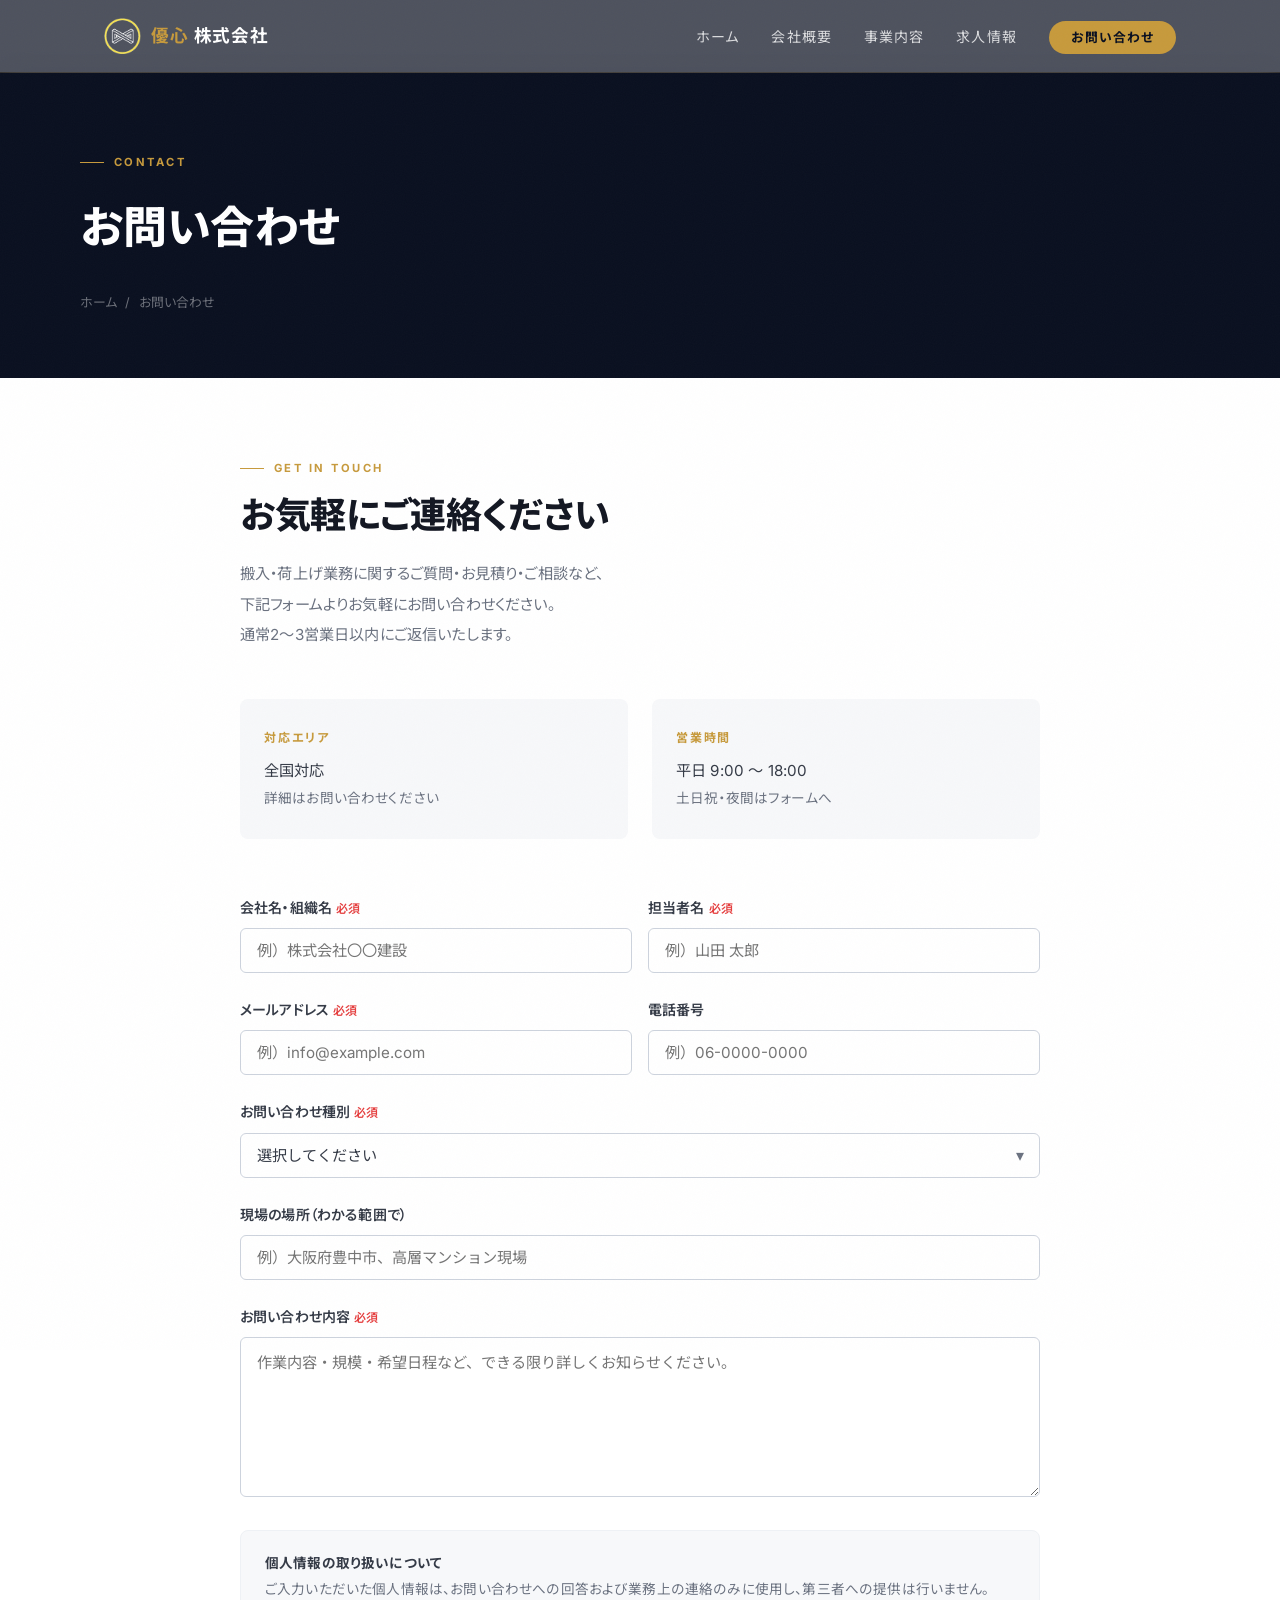
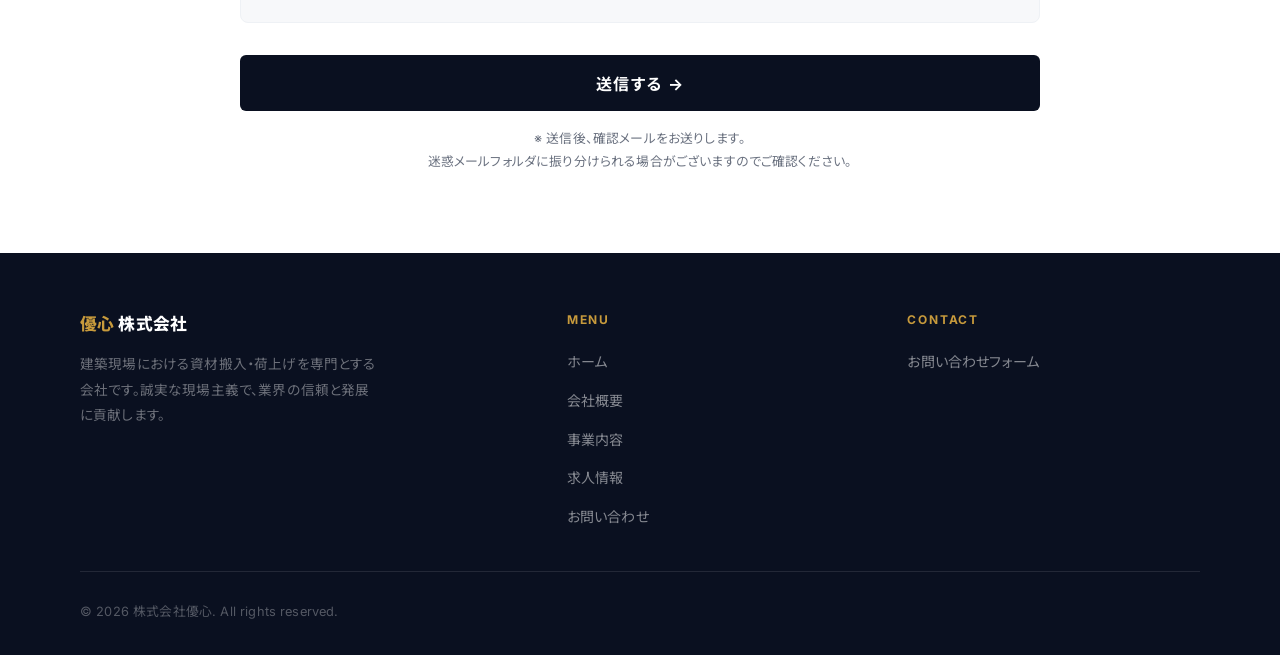
<file: contact.html>
<!DOCTYPE html>
<html lang="ja">
<head>
  <meta charset="UTF-8">
  <meta name="viewport" content="width=device-width, initial-scale=1.0">
  <title>お問い合わせ | 株式会社優心</title>
  <meta name="description" content="株式会社優心へのお問い合わせはこちらから。搬入・荷上げ業務に関するご相談・お見積りをお受けしています。">
  <link rel="stylesheet" href="style.css?v=yellow2">
</head>
<body>

  <!-- Header -->
  <header class="site-header">
    <div class="header-inner">
      <a href="index.html" class="site-logo">
        <img src="logo.png" alt="株式会社優心ロゴ" class="logo-img">
        <span class="logo-text"><span>優心</span> 株式会社</span>
      </a>
      <nav>
        <ul class="nav-links">
          <li><a href="index.html">ホーム</a></li>
          <li><a href="about.html">会社概要</a></li>
          <li><a href="business.html">事業内容</a></li>
          <li><a href="recruit.html">求人情報</a></li>
          <li><a href="contact.html" class="active nav-cta">お問い合わせ</a></li>
        </ul>
      </nav>
    </div>
  </header>

  <main class="page-main">

    <!-- Page Hero -->
    <div class="page-hero">
      <div class="page-hero-inner">
        <p class="section-label">Contact</p>
        <h1>お問い合わせ</h1>
        <nav class="breadcrumb" aria-label="パンくず">
          <a href="index.html">ホーム</a>
          <span>/</span>
          <span>お問い合わせ</span>
        </nav>
      </div>
    </div>

    <!-- Contact Section -->
    <section class="contact-section">
      <div class="contact-inner">

        <div style="margin-bottom: 48px;">
          <p class="section-label">Get in Touch</p>
          <h2 class="section-title">お気軽にご連絡ください</h2>
          <p class="section-desc">
            搬入・荷上げ業務に関するご質問・お見積り・ご相談など、<br>
            下記フォームよりお気軽にお問い合わせください。<br>
            通常2〜3営業日以内にご返信いたします。
          </p>
        </div>

        <div class="contact-info-grid">
          <div class="contact-info-card">
            <p class="contact-info-label">対応エリア</p>
            <p class="contact-info-value">
              全国対応<br>
              <span style="font-size: 0.85rem; color: var(--gray-500);">詳細はお問い合わせください</span>
            </p>
          </div>
          <div class="contact-info-card">
            <p class="contact-info-label">営業時間</p>
            <p class="contact-info-value">
              平日 9:00 〜 18:00<br>
              <span style="font-size: 0.85rem; color: var(--gray-500);">土日祝・夜間はフォームへ</span>
            </p>
          </div>
        </div>

        <!-- Form -->
        <form action="#" method="post" novalidate>

          <div class="form-row">
            <div class="form-group">
              <label class="form-label" for="company">会社名・組織名<span class="required">必須</span></label>
              <input class="form-input" type="text" id="company" name="company" placeholder="例）株式会社〇〇建設" required autocomplete="organization">
            </div>
            <div class="form-group">
              <label class="form-label" for="name">担当者名<span class="required">必須</span></label>
              <input class="form-input" type="text" id="name" name="name" placeholder="例）山田 太郎" required autocomplete="name">
            </div>
          </div>

          <div class="form-row">
            <div class="form-group">
              <label class="form-label" for="email">メールアドレス<span class="required">必須</span></label>
              <input class="form-input" type="email" id="email" name="email" placeholder="例）info@example.com" required autocomplete="email">
            </div>
            <div class="form-group">
              <label class="form-label" for="tel">電話番号</label>
              <input class="form-input" type="tel" id="tel" name="tel" placeholder="例）06-0000-0000" autocomplete="tel">
            </div>
          </div>

          <div class="form-group">
            <label class="form-label" for="type">お問い合わせ種別<span class="required">必須</span></label>
            <div class="form-select-wrap">
              <select class="form-select" id="type" name="type" required>
                <option value="" disabled selected>選択してください</option>
                <option value="estimate">お見積り依頼</option>
                <option value="question">業務内容のご質問</option>
                <option value="schedule">スケジュール確認</option>
                <option value="other">その他</option>
              </select>
            </div>
          </div>

          <div class="form-group">
            <label class="form-label" for="site">現場の場所（わかる範囲で）</label>
            <input class="form-input" type="text" id="site" name="site" placeholder="例）大阪府豊中市、高層マンション現場">
          </div>

          <div class="form-group">
            <label class="form-label" for="message">お問い合わせ内容<span class="required">必須</span></label>
            <textarea class="form-textarea" id="message" name="message" placeholder="作業内容・規模・希望日程など、できる限り詳しくお知らせください。" required></textarea>
          </div>

          <div style="background: var(--gray-50); border: 1px solid var(--gray-100); border-radius: 8px; padding: 20px 24px; margin-bottom: 24px; font-size: 0.85rem; color: var(--gray-500); line-height: 1.9;">
            <strong style="color: var(--gray-700);">個人情報の取り扱いについて</strong><br>
            ご入力いただいた個人情報は、お問い合わせへの回答および業務上の連絡のみに使用し、第三者への提供は行いません。
          </div>

          <button type="submit" class="btn-submit">
            送信する →
          </button>

          <p class="privacy-note">
            ※ 送信後、確認メールをお送りします。<br>
            迷惑メールフォルダに振り分けられる場合がございますのでご確認ください。
          </p>

        </form>

      </div>
    </section>

  </main>

  <!-- Footer -->
  <footer class="site-footer">
    <div class="footer-inner">
      <div class="footer-top">
        <div class="footer-brand">
          <div class="footer-logo"><span>優心</span> 株式会社</div>
          <p>建築現場における資材搬入・荷上げを専門とする会社です。誠実な現場主義で、業界の信頼と発展に貢献します。</p>
        </div>
        <div>
          <p class="footer-nav-title">Menu</p>
          <ul class="footer-nav-links">
            <li><a href="index.html">ホーム</a></li>
            <li><a href="about.html">会社概要</a></li>
            <li><a href="business.html">事業内容</a></li>
            <li><a href="recruit.html">求人情報</a></li>
            <li><a href="contact.html">お問い合わせ</a></li>
          </ul>
        </div>
        <div>
          <p class="footer-nav-title">Contact</p>
          <ul class="footer-nav-links">
            <li><a href="contact.html">お問い合わせフォーム</a></li>
          </ul>
        </div>
      </div>
      <div class="footer-bottom">
        <p>&copy; 2026 株式会社優心. All rights reserved.</p>
      </div>
    </div>
  </footer>

  <script src="site.js?v=yellow2" defer></script>
</body>
</html>
</file>
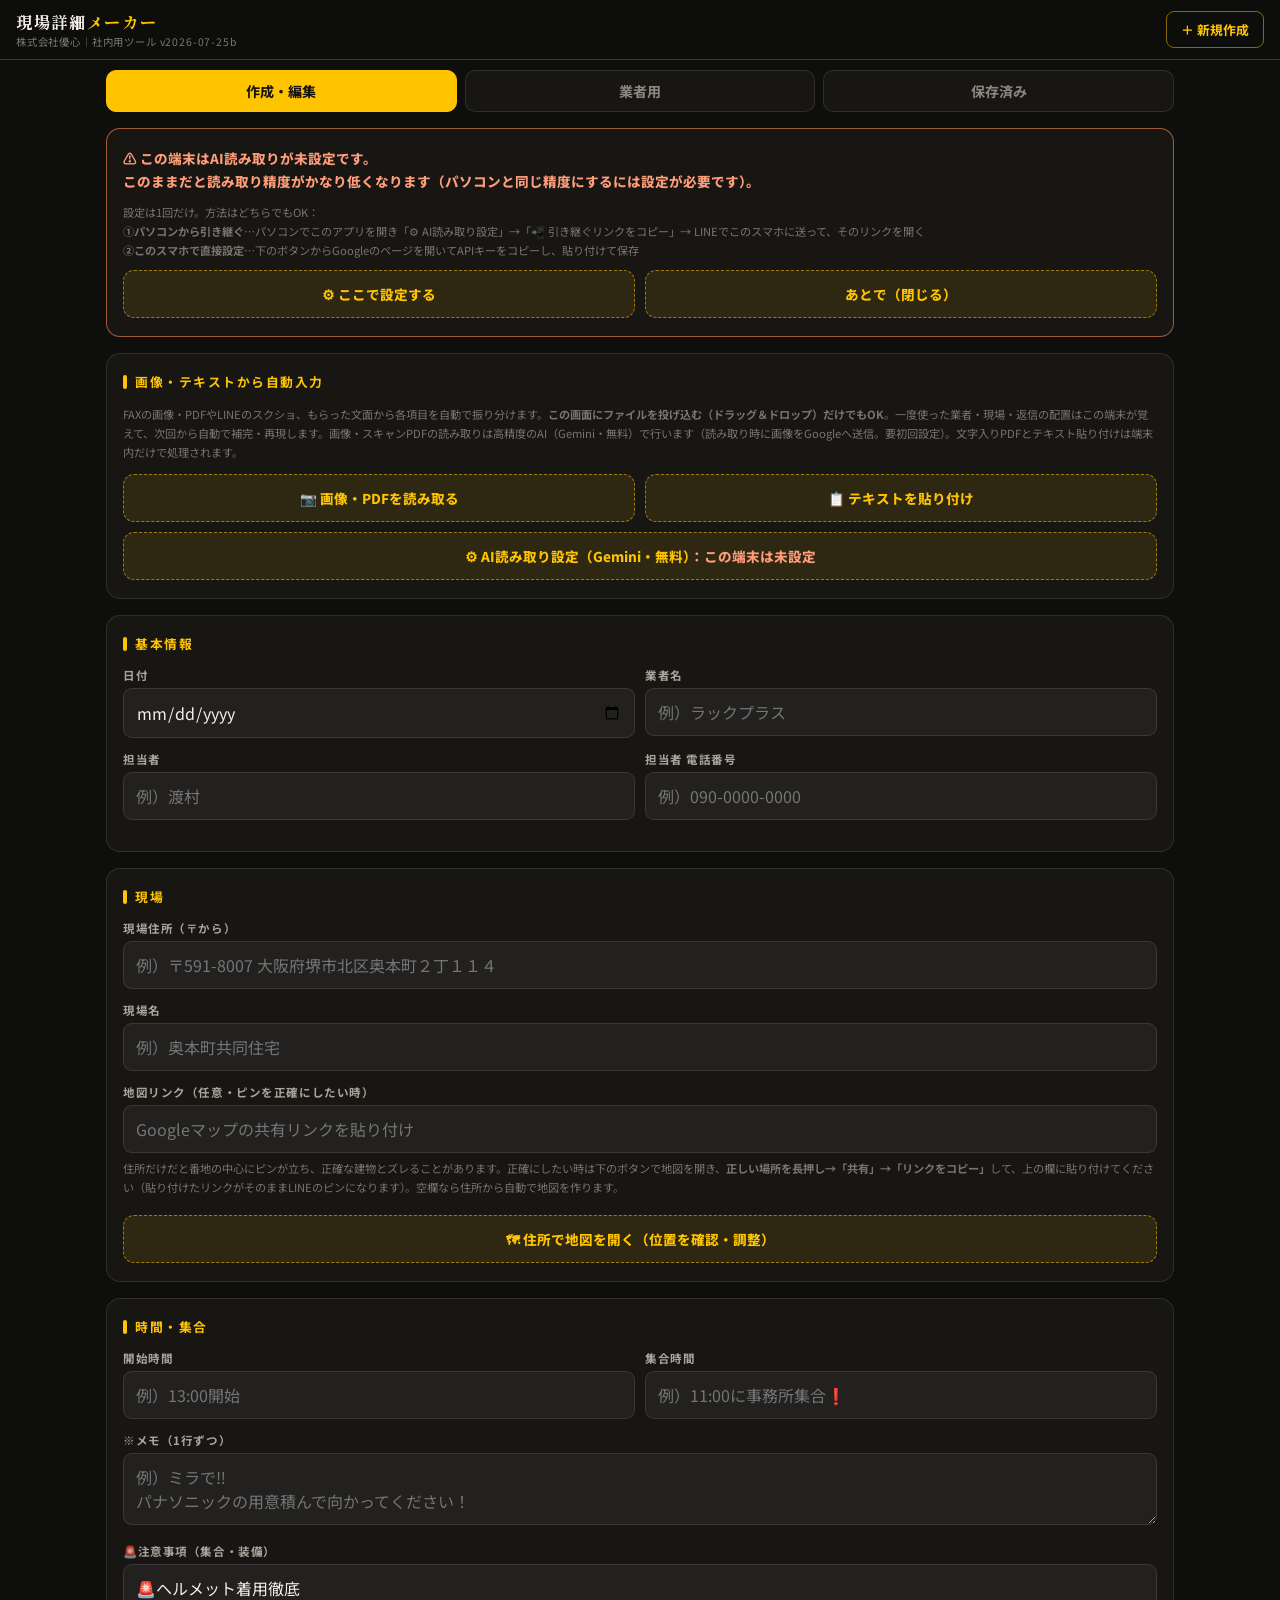
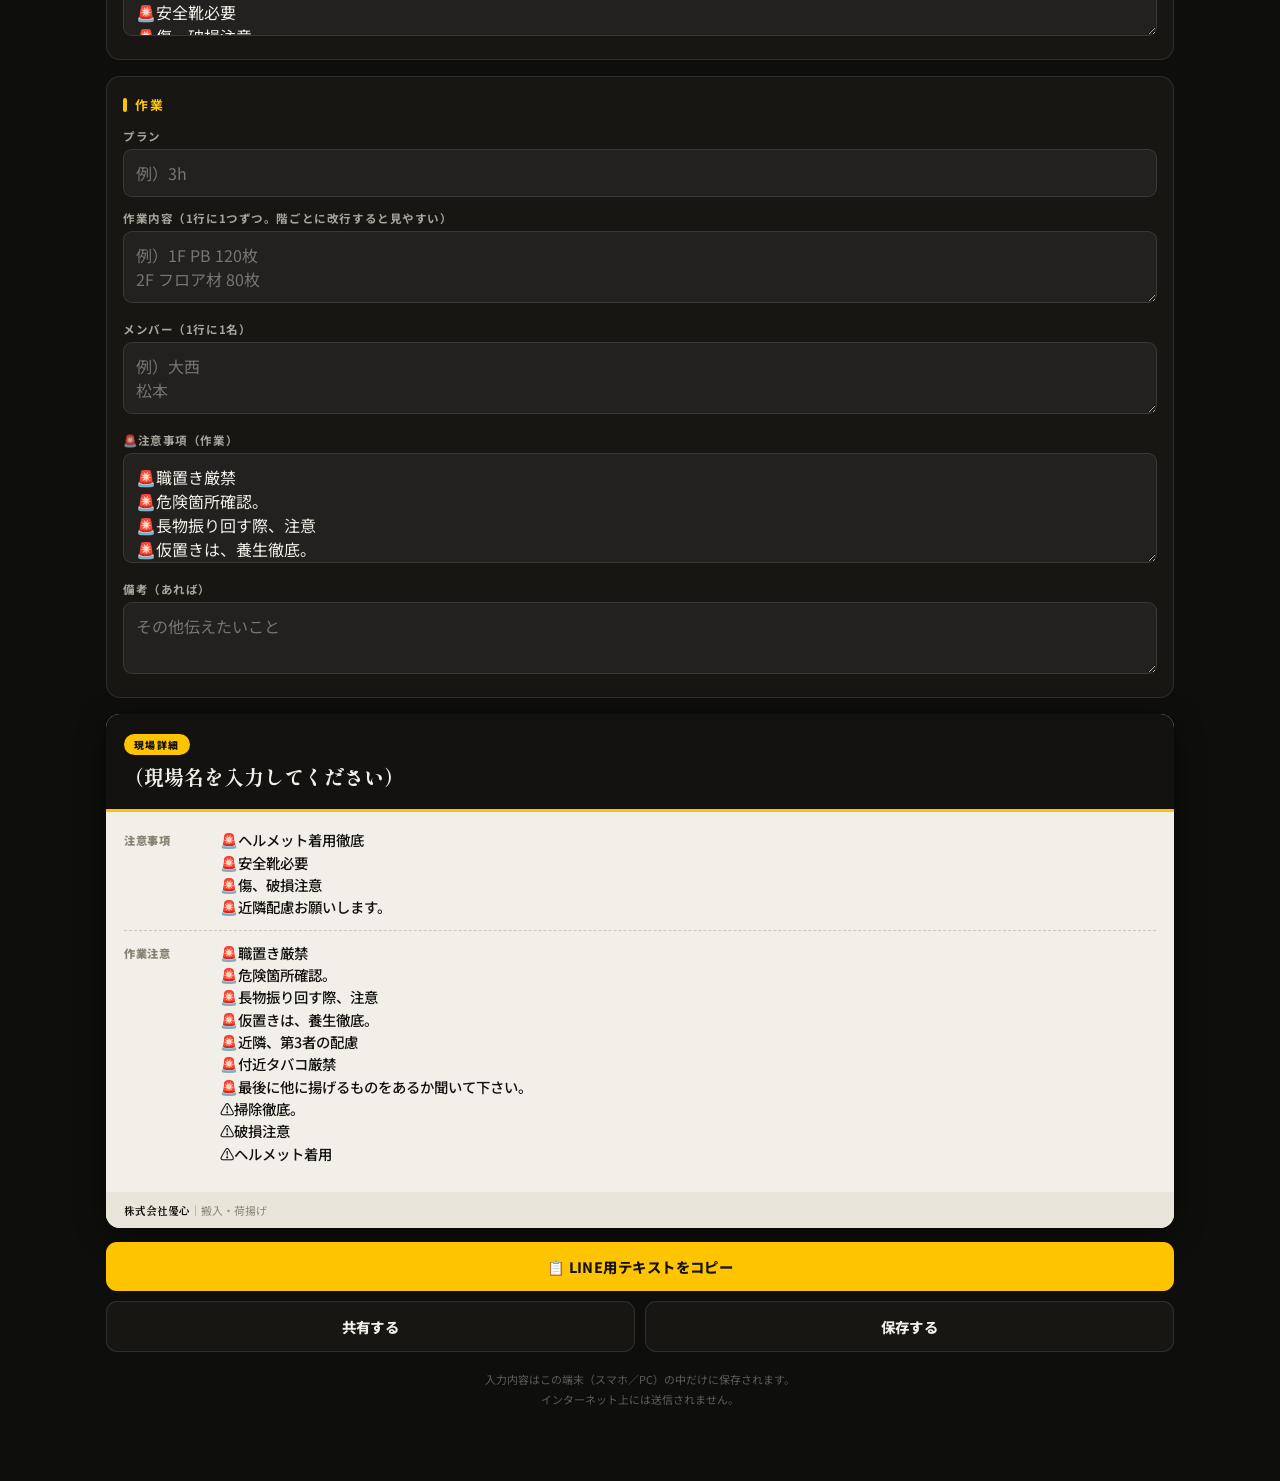
<file: genba.html>
<!DOCTYPE html>
<html lang="ja">
<head>
  <meta charset="UTF-8">
  <meta name="viewport" content="width=device-width, initial-scale=1.0">
  <meta name="robots" content="noindex, nofollow">
  <title>現場詳細メーカー | 株式会社優心</title>
  <link rel="preconnect" href="https://fonts.googleapis.com">
  <link rel="preconnect" href="https://fonts.gstatic.com" crossorigin>
  <link href="https://fonts.googleapis.com/css2?family=Noto+Sans+JP:wght@400;500;700;900&family=Shippori+Mincho+B1:wght@600;800&display=swap" rel="stylesheet">
  <style>
    :root {
      --ink: #131210;
      --coal: #0e0e0c;
      --coal-2: #171613;
      --paper: #f2efe8;
      --paper-2: #e9e5da;
      --org: #ffc400;
      --org-deep: #e8b400;
      --line-d: rgba(255,255,255,0.10);
      --sans: 'Noto Sans JP', 'Hiragino Kaku Gothic ProN', sans-serif;
      --serif: 'Shippori Mincho B1', 'Hiragino Mincho ProN', serif;
    }
    * { margin: 0; padding: 0; box-sizing: border-box; }
    body {
      font-family: var(--sans);
      background: var(--coal);
      color: #d8d4ca;
      min-height: 100vh;
      -webkit-font-smoothing: antialiased;
    }
    .app-header {
      position: sticky; top: 0; z-index: 50;
      background: rgba(14,14,12,0.92);
      backdrop-filter: blur(8px);
      border-bottom: 1px solid rgba(255,196,0,0.25);
      padding: 14px 16px;
      display: flex; align-items: center; justify-content: space-between; gap: 10px;
    }
    .app-title {
      font-family: var(--serif);
      font-weight: 800;
      font-size: 1.05rem;
      color: var(--paper);
      letter-spacing: 0.04em;
    }
    .app-title span { color: var(--org); }
    .app-sub { font-size: 0.65rem; color: rgba(216,212,202,0.55); letter-spacing: 0.08em; }
    .btn-new {
      background: transparent; color: var(--org);
      border: 1px solid rgba(255,196,0,0.5);
      border-radius: 8px; padding: 8px 14px;
      font-family: var(--sans); font-weight: 700; font-size: 0.8rem;
      cursor: pointer; white-space: nowrap;
    }
    .btn-new:active { background: rgba(255,196,0,0.15); }

    .wrap { max-width: 720px; margin: 0 auto; padding: 16px 16px 90px; }
    #vendor-canvas {
      display: block; width: 100%; height: auto;
      max-width: 100%; background: #fff; border-radius: 8px;
    }
    .orient-btns { display: grid; grid-template-columns: 1fr 1fr; gap: 8px; }
    .orient-btn {
      padding: 12px 8px; border-radius: 11px;
      background: var(--coal); color: rgba(216,212,202,0.7);
      border: 1px solid var(--line-d);
      font-family: var(--sans); font-weight: 800; font-size: 0.85rem;
      cursor: pointer;
    }
    .orient-btn.active {
      background: rgba(255,196,0,0.16); color: var(--org);
      border-color: rgba(255,196,0,0.65);
    }
    .orient-btn:active { background: rgba(255,196,0,0.22); }
    /* 端末を横向きにしたときも使いやすく（ヘッダー余白を抑えて作業面を広げる） */
    @media (orientation: landscape) {
      .wrap { max-width: 1100px; padding: 10px 16px 72px; }
      .app-header { padding: 10px 16px; }
      .tabs { margin-bottom: 10px; }
      .tab { padding: 8px 0; font-size: 0.82rem; }
      #vendor-canvas { max-height: 70vh; width: auto; margin: 0 auto; }
    }

    /* ---------- tabs ---------- */
    .tabs { display: flex; gap: 8px; margin-bottom: 16px; }
    .tab {
      flex: 1; text-align: center; padding: 10px 0;
      border-radius: 10px; font-weight: 700; font-size: 0.88rem;
      background: var(--coal-2); color: rgba(216,212,202,0.6);
      border: 1px solid var(--line-d); cursor: pointer; user-select: none;
    }
    .tab.active { background: var(--org); color: #16130f; border-color: var(--org); }

    /* ---------- form ---------- */
    .card {
      background: var(--coal-2);
      border: 1px solid var(--line-d);
      border-radius: 14px;
      padding: 18px 16px;
      margin-bottom: 16px;
    }
    .card h2 {
      font-size: 0.8rem; font-weight: 700; color: var(--org);
      letter-spacing: 0.12em; margin-bottom: 14px;
      display: flex; align-items: center; gap: 8px;
    }
    .card h2::before { content: ""; width: 4px; height: 14px; background: var(--org); border-radius: 2px; }
    .card .hint { font-size: 0.7rem; color: rgba(216,212,202,0.5); line-height: 1.7; margin-bottom: 12px; }
    .field { margin-bottom: 13px; }
    .field:last-child { margin-bottom: 0; }
    .field label {
      display: block; font-size: 0.72rem; font-weight: 700;
      color: rgba(216,212,202,0.75); margin-bottom: 5px; letter-spacing: 0.05em;
    }
    .field input, .field textarea {
      width: 100%;
      background: rgba(255,255,255,0.05);
      border: 1px solid var(--line-d);
      border-radius: 9px;
      padding: 11px 12px;
      color: var(--paper);
      font-family: var(--sans);
      font-size: 16px; /* prevents iOS zoom */
      outline: none;
    }
    .field input:focus, .field textarea:focus { border-color: rgba(255,196,0,0.6); }
    .field textarea { resize: vertical; min-height: 64px; }
    /* AIが自信のない項目を赤くハイライト（確認を促す） */
    .field.needs-check input, .field.needs-check textarea {
      border-color: #ff6b6b; background: rgba(255,107,107,0.08);
      box-shadow: 0 0 0 2px rgba(255,107,107,0.18);
    }
    .field.needs-check label::after {
      content: "⚠ 要確認";
      margin-left: 8px; font-size: 0.62rem; font-weight: 700;
      color: #ff8a8a; letter-spacing: 0.04em;
    }
    .row2 { display: grid; grid-template-columns: minmax(0, 1fr) minmax(0, 1fr); gap: 10px; }
    .row2 > .field { min-width: 0; }
    .field input, .field select { min-width: 0; max-width: 100%; box-sizing: border-box; }
    /* iPhoneの日付欄が固有の幅を主張して枠からはみ出すのを防ぐ */
    .field input[type="date"] {
      -webkit-appearance: none; appearance: none;
      display: block; width: 100%; min-height: 44px; text-align: left;
    }

    /* ---------- import ---------- */
    .import-btns { display: grid; grid-template-columns: 1fr 1fr; gap: 10px; }
    .btn-import {
      padding: 13px 8px; border-radius: 11px;
      background: rgba(255,196,0,0.1); color: var(--org);
      border: 1px dashed rgba(255,196,0,0.55);
      font-family: var(--sans); font-weight: 800; font-size: 0.85rem;
      cursor: pointer;
    }
    .btn-import:active { background: rgba(255,196,0,0.2); }
    #paste-area { margin-top: 12px; }
    #paste-area textarea { min-height: 120px; }
    #ocr-status {
      margin-top: 12px; font-size: 0.8rem; font-weight: 700; color: var(--org);
      display: flex; align-items: center; gap: 10px;
    }
    .spinner {
      width: 16px; height: 16px; border-radius: 50%;
      border: 2px solid rgba(255,196,0,0.25); border-top-color: var(--org);
      animation: spin 0.8s linear infinite; flex-shrink: 0;
    }
    @keyframes spin { to { transform: rotate(360deg); } }

    /* ---------- preview ---------- */
    .sheet {
      background: var(--paper);
      color: var(--ink);
      border-radius: 14px;
      overflow: hidden;
      box-shadow: 0 8px 30px rgba(0,0,0,0.45);
    }
    .sheet-head {
      background: var(--ink);
      padding: 16px 18px 14px;
      border-bottom: 3px solid var(--org);
    }
    .sheet-badge {
      display: inline-block;
      background: var(--org); color: #16130f;
      font-size: 0.62rem; font-weight: 900; letter-spacing: 0.15em;
      padding: 3px 10px; border-radius: 999px; margin-bottom: 8px;
    }
    .sheet-title {
      font-family: var(--serif); font-weight: 800;
      font-size: 1.25rem; color: var(--paper); line-height: 1.35;
    }
    .sheet-date { color: var(--org); font-weight: 700; font-size: 0.85rem; margin-top: 5px; }
    .sheet-body { padding: 6px 18px 16px; }
    .sheet-row {
      display: flex; gap: 12px;
      padding: 11px 0;
      border-bottom: 1px dashed rgba(19,18,16,0.18);
      font-size: 0.9rem; line-height: 1.55;
    }
    .sheet-row:last-child { border-bottom: none; }
    .sheet-row .k {
      flex: 0 0 84px;
      font-size: 0.7rem; font-weight: 900; color: #8a8375;
      letter-spacing: 0.06em; padding-top: 3px;
    }
    .sheet-row .v { flex: 1; font-weight: 500; white-space: pre-wrap; word-break: break-word; }
    .sheet-row .v strong { font-weight: 900; }
    .sheet-row .v a { color: #a8760a; font-weight: 700; }
    .sheet-foot {
      background: var(--paper-2);
      padding: 10px 18px;
      font-size: 0.68rem; color: #8a8375;
      display: flex; justify-content: space-between; align-items: center;
    }
    .sheet-foot b { font-family: var(--serif); color: var(--ink); }

    /* ---------- actions ---------- */
    .actions { display: grid; grid-template-columns: 1fr 1fr; gap: 10px; margin-top: 14px; }
    .btn {
      padding: 14px 10px; border-radius: 11px;
      font-family: var(--sans); font-weight: 800; font-size: 0.9rem;
      border: none; cursor: pointer; letter-spacing: 0.03em;
    }
    .btn-gold { background: var(--org); color: #16130f; grid-column: 1 / -1; }
    .btn-gold:active { background: var(--org-deep); }
    .btn-dark { background: var(--coal-2); color: var(--paper); border: 1px solid var(--line-d); }
    .btn-dark:active { background: rgba(255,255,255,0.08); }

    /* ---------- saved list ---------- */
    .saved-item {
      background: var(--coal-2);
      border: 1px solid var(--line-d);
      border-radius: 12px;
      padding: 14px 16px;
      margin-bottom: 10px;
      display: flex; align-items: center; gap: 12px;
      cursor: pointer;
    }
    .saved-item:active { border-color: rgba(255,196,0,0.5); }
    .saved-info { flex: 1; min-width: 0; }
    .saved-name { font-weight: 700; color: var(--paper); font-size: 0.95rem; overflow: hidden; text-overflow: ellipsis; white-space: nowrap; }
    .saved-meta { font-size: 0.72rem; color: rgba(216,212,202,0.55); margin-top: 3px; }
    .saved-del {
      background: transparent; border: 1px solid rgba(255,120,120,0.4);
      color: #ff9d9d; border-radius: 8px; padding: 7px 11px;
      font-size: 0.72rem; font-weight: 700; cursor: pointer; flex-shrink: 0;
    }
    .empty {
      text-align: center; padding: 48px 20px;
      color: rgba(216,212,202,0.45); font-size: 0.85rem; line-height: 1.9;
    }
    .empty .big { font-size: 2rem; display: block; margin-bottom: 8px; }

    /* ---------- toast ---------- */
    .toast {
      position: fixed; left: 50%; bottom: 28px; transform: translateX(-50%) translateY(20px);
      background: var(--org); color: #16130f;
      font-weight: 800; font-size: 0.85rem;
      padding: 12px 22px; border-radius: 999px;
      box-shadow: 0 6px 24px rgba(0,0,0,0.5);
      opacity: 0; pointer-events: none;
      transition: opacity 0.25s, transform 0.25s;
      z-index: 100;
      max-width: 88vw; text-align: center;
    }
    .toast.show { opacity: 1; transform: translateX(-50%) translateY(0); }

    .hidden { display: none !important; }
    .note { font-size: 0.68rem; color: rgba(216,212,202,0.4); text-align: center; margin-top: 18px; line-height: 1.8; }

    @media print {
      body { background: #fff; }
      .app-header, .tabs, .actions, #form-area, #import-card, .note, .toast { display: none !important; }
      .wrap { padding: 0; max-width: none; }
      .sheet { box-shadow: none; border-radius: 0; }
    }
  </style>
</head>
<body>
  <header class="app-header">
    <div>
      <div class="app-title">現場詳細<span>メーカー</span></div>
      <div class="app-sub">株式会社優心｜社内用ツール <span id="app-ver"></span></div>
    </div>
    <button class="btn-new" id="btn-new" type="button">＋ 新規作成</button>
  </header>

  <div class="wrap">
    <div class="tabs">
      <div class="tab active" id="tab-edit">作成・編集</div>
      <div class="tab" id="tab-vendor">業者用</div>
      <div class="tab" id="tab-list">保存済み <span id="saved-count"></span></div>
    </div>

    <!-- ============ 作成画面 ============ -->
    <div id="page-edit">
      <div class="card hidden" id="ai-warn" style="border-color:rgba(255,140,80,0.6);">
        <p style="font-size:0.85rem;font-weight:800;color:#ff9d7a;line-height:1.7;margin-bottom:10px;">⚠️ この端末はAI読み取りが未設定です。<br>このままだと読み取り精度がかなり低くなります（パソコンと同じ精度にするには設定が必要です）。</p>
        <p class="hint" style="margin-bottom:10px;">設定は1回だけ。方法はどちらでもOK：<br><b>①パソコンから引き継ぐ</b>…パソコンでこのアプリを開き「⚙ AI読み取り設定」→「📲 引き継ぐリンクをコピー」→ LINEでこのスマホに送って、そのリンクを開く<br><b>②このスマホで直接設定</b>…下のボタンからGoogleのページを開いてAPIキーをコピーし、貼り付けて保存</p>
        <div class="import-btns">
          <button class="btn-import" id="ai-warn-setup" type="button">⚙ ここで設定する</button>
          <button class="btn-import" id="ai-warn-close" type="button">あとで（閉じる）</button>
        </div>
      </div>
      <div class="card" id="import-card">
        <h2>画像・テキストから自動入力</h2>
        <p class="hint">FAXの画像・PDFやLINEのスクショ、もらった文面から各項目を自動で振り分けます。<b>この画面にファイルを投げ込む（ドラッグ＆ドロップ）だけでもOK</b>。一度使った業者・現場・返信の配置はこの端末が覚えて、次回から自動で補完・再現します。画像・スキャンPDFの読み取りは高精度のAI（Gemini・無料）で行います（読み取り時に画像をGoogleへ送信。要初回設定）。文字入りPDFとテキスト貼り付けは端末内だけで処理されます。</p>
        <div class="import-btns">
          <button class="btn-import" id="btn-ocr" type="button">📷 画像・PDFを読み取る</button>
          <button class="btn-import" id="btn-paste" type="button">📋 テキストを貼り付け</button>
        </div>
        <input type="file" id="ocr-file" accept="image/*,.pdf,application/pdf" class="hidden">
        <button class="btn-import" id="btn-ai-setting" type="button" style="width:100%;margin-top:10px;">⚙ AI読み取り設定（Gemini・無料）<span id="ai-badge"></span></button>
        <div id="ai-panel" class="hidden" style="margin-top:10px;">
          <p class="hint">GoogleのGemini APIキー（無料）を設定すると、AIが高精度にFAXを読み取ります。<b>aistudio.google.com/apikey</b> で「APIキーを作成」するだけ（クレジットカード不要・無料枠内は費用ゼロ）。キーはこの端末の中にだけ保存されます。読み取り時のみ画像がGoogleに送信されます。<b>キーを2個以上登録すると、無料枠を使い切ったとき自動でもう1つのキーに切り替わります</b>（別のGoogleアカウントで発行すれば無料枠がその分増えます）。</p>
          <a href="https://aistudio.google.com/apikey" target="_blank" rel="noopener" class="btn-import" style="display:block;width:100%;text-align:center;text-decoration:none;box-sizing:border-box;margin-bottom:10px;">🔑 Googleのキー発行ページを開く（無料）</a>
          <div class="field">
            <label>Gemini APIキー（AIza…）※2個以上は1行に1個ずつ</label>
            <textarea id="ai-key" placeholder="AIzaSy...&#10;AIzaSy...（2個目があれば）" style="min-height:64px;"></textarea>
          </div>
          <div class="import-btns">
            <button class="btn-import" id="ai-save" type="button">保存</button>
            <button class="btn-import" id="ai-del" type="button">設定を削除</button>
          </div>
          <button class="btn-import" id="ai-share" type="button" style="width:100%;margin-top:10px;">📲 この設定を別の端末に引き継ぐリンクをコピー</button>
          <p class="hint" style="margin-top:8px;">パソコンで設定済みなら：上のボタンでリンクをコピーし、LINEなどでスマホや他のスタッフに送って、<b>そのリンクを開くだけ</b>でAI設定が入ります。<b>開いた先でブックマーク（ホーム画面に追加）しておけば、以後はそこから開くたびに自動で設定されるので、設定が消える心配はありません。</b></p>
        </div>
        <div id="paste-area" class="hidden">
          <div class="field" style="margin-top:12px;">
            <textarea id="paste-text" placeholder="LINEやメールでもらった現場詳細の文面を、ここにそのまま貼り付けてください"></textarea>
          </div>
          <button class="btn btn-gold" id="btn-paste-run" type="button" style="width:100%;">↓ 各項目に振り分ける</button>
        </div>
        <div id="ocr-status" class="hidden"><span class="spinner"></span><span id="ocr-status-text"></span></div>
      </div>

      <div id="form-area">
        <div class="card">
          <h2>基本情報</h2>
          <div class="row2">
            <div class="field">
              <label>日付</label>
              <input type="date" id="f-date">
            </div>
            <div class="field">
              <label>業者名</label>
              <input type="text" id="f-client" placeholder="例）ラックプラス" list="dl-client">
            </div>
          </div>
          <div class="row2">
            <div class="field">
              <label>担当者</label>
              <input type="text" id="f-contact-name" placeholder="例）渡村" list="dl-contact">
            </div>
            <div class="field">
              <label>担当者 電話番号</label>
              <input type="tel" id="f-contact-tel" placeholder="例）090-0000-0000">
            </div>
          </div>
        </div>

        <div class="card">
          <h2>現場</h2>
          <div class="field">
            <label>現場住所（〒から）</label>
            <input type="text" id="f-address" placeholder="例）〒591-8007 大阪府堺市北区奥本町２丁１１４">
          </div>
          <div class="field">
            <label>現場名</label>
            <input type="text" id="f-name" placeholder="例）奥本町共同住宅" list="dl-site">
          </div>
          <div class="field">
            <label>地図リンク（任意・ピンを正確にしたい時）</label>
            <input type="text" id="f-mapurl" placeholder="Googleマップの共有リンクを貼り付け">
            <p class="hint" style="margin-top:6px;">住所だけだと番地の中心にピンが立ち、正確な建物とズレることがあります。正確にしたい時は下のボタンで地図を開き、<b>正しい場所を長押し→「共有」→「リンクをコピー」</b>して、上の欄に貼り付けてください（貼り付けたリンクがそのままLINEのピンになります）。空欄なら住所から自動で地図を作ります。</p>
            <button class="btn-import" id="f-map-open" type="button" style="width:100%;margin-top:6px;">🗺 住所で地図を開く（位置を確認・調整）</button>
          </div>
        </div>

        <div class="card">
          <h2>時間・集合</h2>
          <div class="row2">
            <div class="field">
              <label>開始時間</label>
              <input type="text" id="f-start" placeholder="例）13:00開始">
            </div>
            <div class="field">
              <label>集合時間</label>
              <input type="text" id="f-meet" placeholder="例）11:00に事務所集合❗️">
            </div>
          </div>
          <div class="field">
            <label>※メモ（1行ずつ）</label>
            <textarea id="f-meet-notes" placeholder="例）ミラで‼️&#10;パナソニックの用意積んで向かってください！"></textarea>
          </div>
          <div class="field">
            <label>🚨注意事項（集合・装備）</label>
            <textarea id="f-caution1"></textarea>
          </div>
        </div>

        <div class="card">
          <h2>作業</h2>
          <div class="field">
            <label>プラン</label>
            <input type="text" id="f-plan" placeholder="例）3h">
          </div>
          <div class="field">
            <label>作業内容（1行に1つずつ。階ごとに改行すると見やすい）</label>
            <textarea id="f-work" placeholder="例）1F PB 120枚&#10;2F フロア材 80枚"></textarea>
          </div>
          <div class="field">
            <label>メンバー（1行に1名）</label>
            <textarea id="f-members" placeholder="例）大西&#10;松本"></textarea>
          </div>
          <div class="field">
            <label>🚨注意事項（作業）</label>
            <textarea id="f-caution2" style="min-height:110px;"></textarea>
          </div>
          <div class="field">
            <label>備考（あれば）</label>
            <textarea id="f-note" placeholder="その他伝えたいこと"></textarea>
          </div>
        </div>
      </div>

      <!-- プレビュー -->
      <div class="sheet" id="sheet">
        <div class="sheet-head">
          <span class="sheet-badge">現場詳細</span>
          <div class="sheet-title" id="p-name">（現場名を入力してください）</div>
          <div class="sheet-date" id="p-date"></div>
        </div>
        <div class="sheet-body" id="p-body"></div>
        <div class="sheet-foot">
          <span><b>株式会社優心</b>｜搬入・荷揚げ</span>
        </div>
      </div>

      <div class="actions">
        <button class="btn btn-gold" id="btn-copy" type="button">📋 LINE用テキストをコピー</button>
        <button class="btn btn-dark" id="btn-share" type="button">共有する</button>
        <button class="btn btn-dark" id="btn-save" type="button">保存する</button>
      </div>
      <p class="note">入力内容はこの端末（スマホ／PC）の中だけに保存されます。<br>インターネット上には送信されません。</p>
    </div>

    <!-- ============ 業者用（FAX返信作成） ============ -->
    <div id="page-vendor" class="hidden">
      <div class="card">
        <h2>FAXへの返信を作成</h2>
        <p class="hint">FAXの上に定型文・日付・印鑑を重ねて、返信用の画像を作ります。「作成・編集」で読み取ったFAXは自動でここに表示されます。文字や印鑑は<b>指でドラッグ</b>して好きな位置に動かせます。</p>
        <div class="import-btns">
          <button class="btn-import" id="btn-vendor-file" type="button">📄 FAXを開く（画像・PDF）</button>
        </div>
        <input type="file" id="vendor-file" accept="image/*,.pdf,application/pdf" class="hidden">
        <div class="field" style="margin-top:14px;">
          <label>紙の向き</label>
          <div class="orient-btns" role="group" aria-label="紙の向き">
            <button type="button" class="orient-btn active" id="v-orient-p" data-orient="p">縦型（A4縦）</button>
            <button type="button" class="orient-btn" id="v-orient-l" data-orient="l">横型（A4横）</button>
          </div>
          <p class="hint" style="margin:8px 0 0;">返信画像の用紙向きです。FAXを開く前に選ぶか、開いたあとも切り替えできます（初期は縦型）。</p>
        </div>
        <div id="v-ocr-status" class="hidden" style="margin-top:12px;font-size:0.8rem;font-weight:700;color:var(--org);display:flex;align-items:center;gap:10px;"><span class="spinner"></span><span id="v-ocr-status-text"></span></div>
      </div>

      <div class="card">
        <h2>FAXに追加で印字する項目（その他）</h2>
        <p class="hint">ここに入力した内容はFAX返信画像に印字されます（FAXを開くと空いた場所に自動で配置。位置はドラッグで調整できます）。</p>
        <div class="field">
          <label>その他 予備①</label>
          <input type="text" id="v-yobi1" placeholder="例）駐車場：近隣コインP（領収書を）">
        </div>
        <div class="field">
          <label>その他 予備②</label>
          <input type="text" id="v-yobi2" placeholder="例）支給品：ビス・接着剤は現場支給">
        </div>
        <div class="field" style="margin-top:13px;">
          <label>さらに追加（何個でも・ドラッグで移動）</label>
          <div id="v-texts"></div>
          <button class="btn-import" id="v-text-add" type="button" style="width:100%;">＋ 文字を追加</button>
        </div>
      </div>

      <div id="vendor-editor" class="hidden">
        <div class="card">
          <canvas id="vendor-canvas" style="width:100%;display:block;border-radius:8px;touch-action:none;background:#fff;"></canvas>
          <button class="btn-import" id="v-auto" type="button" style="margin-top:10px;width:100%;">✨ 空白に自動配置し直す</button>
        </div>
        <div class="card">
          <h2>重ねる内容</h2>
          <div class="field">
            <label>定型文</label>
            <textarea id="v-greet">大変お世話になっております。
上記、喜んで手配させていただきます。
ありがとうございます。</textarea>
          </div>
          <div class="row2">
            <div class="field">
              <label style="white-space:nowrap;">日付（自動で今日）</label>
              <input type="date" id="v-date">
            </div>
            <div class="field">
              <label style="white-space:nowrap;">印鑑（名前）</label>
              <select id="v-seal" style="width:100%;background:rgba(255,255,255,0.05);border:1px solid var(--line-d);border-radius:9px;padding:11px 12px;color:var(--paper);font-size:16px;"></select>
            </div>
          </div>
          <div class="row2" style="margin-top:4px;">
            <div class="field">
              <label>新しい印鑑の名前（姓）</label>
              <input type="text" id="v-seal-name" placeholder="例）白谷">
            </div>
            <div class="field" style="display:flex;align-items:flex-end;gap:8px;">
              <button class="btn-import" id="v-seal-add" type="button" style="flex:1;">＋ 登録</button>
              <button class="btn-import" id="v-seal-del" type="button" style="flex:1;">選択中を削除</button>
            </div>
          </div>
          <div class="field" style="margin-top:13px;">
            <label style="display:flex;align-items:center;gap:8px;cursor:pointer;">
              <input type="checkbox" id="v-strike" checked style="width:18px;height:18px;"> 宛名の「御中」を棒線で消す
            </label>
          </div>
          <div class="field">
            <label style="display:flex;align-items:center;gap:8px;cursor:pointer;">
              <input type="checkbox" id="v-sama" checked style="width:18px;height:18px;"> 相手の名前の横に「様」を入れる
            </label>
          </div>
          <div class="field" style="margin-top:13px;">
            <label>文字の大きさ</label>
            <input type="range" id="v-size" min="60" max="170" value="100" style="width:100%;">
          </div>
          <div class="field">
            <label>印鑑の大きさ</label>
            <input type="range" id="v-hanko" min="50" max="200" value="100" style="width:100%;">
          </div>
          <div class="field">
            <label>FAXの大きさ（縮めて余白を作れます）</label>
            <input type="range" id="v-imgsize" min="55" max="110" value="100" style="width:100%;">
          </div>
        </div>
        <div class="actions" style="margin-top:0;">
          <button class="btn btn-gold" id="v-share" type="button">📤 返信画像を共有・保存</button>
          <button class="btn btn-dark" id="v-share-pdf" type="button" style="grid-column:1/-1;">📄 PDFで共有・保存（対応端末はPDF＋画像）</button>
        </div>
        <p class="note" style="margin-top:10px;">編集内容（FAX・文字・印鑑の配置）は自動でこの端末に保存され、アプリを開き直しても続きから編集できます。</p>
      </div>

      <div class="card" style="margin-top:16px;">
        <h2>交通費</h2>
        <p class="hint">「経路を地図で確認」でGoogleマップに事務所→現場の経路と距離が出るので、それを見て金額を決めて入力してください。</p>
        <div class="field">
          <label>現場の住所（読み取り結果が自動で入ります）</label>
          <input type="text" id="v-genba-addr" placeholder="PDF読み取りか「作成・編集」タブから自動で入ります">
        </div>
        <div class="field">
          <label>事務所の住所（経路の出発地）</label>
          <input type="text" id="v-office" placeholder="例）大阪市◯◯区◯◯1-2-3">
        </div>
        <div class="import-btns">
          <button class="btn-import" id="v-route" type="button" style="grid-column:1/-1;">🗺 経路を地図で確認（Googleマップ）</button>
        </div>
        <div class="field" style="margin-top:13px;">
          <label>行き先（印字用・入力したまま印字されます）</label>
          <input type="text" id="v-fare-dest" placeholder="例）城北公園~西宮">
        </div>
        <div class="row2">
          <div class="field">
            <label>交通費（円・1名分）</label>
            <input type="number" id="v-fare" placeholder="例）2500">
          </div>
          <div class="field">
            <label>人数（名）</label>
            <input type="number" id="v-fare-num" placeholder="例）2">
          </div>
        </div>
        <div class="field" style="margin-top:10px;">
          <label style="display:flex;align-items:center;gap:8px;cursor:pointer;">
            <input type="checkbox" id="v-fare-print" style="width:18px;height:18px;"> 交通費をFAX返信画像にも印字する
          </label>
        </div>
      </div>
    </div>

    <!-- ============ 保存一覧 ============ -->
    <div id="page-list" class="hidden">
      <div id="saved-list"></div>
    </div>
  </div>

  <datalist id="dl-client"></datalist>
  <datalist id="dl-contact"></datalist>
  <datalist id="dl-site"></datalist>
  <datalist id="dl-work"></datalist>

  <div class="toast" id="toast"></div>

  <script>
    "use strict";
    const APP_VER = "2026-07-25b";
    const $ = (id) => document.getElementById(id);

    // 自動アップデート：公開中の最新版とバージョンを比べ、古ければ自動で再読み込み
    (() => {
      $("app-ver") && ($("app-ver").textContent = "v" + APP_VER);
      if (location.protocol === "file:") return;
      fetch(location.pathname + "?chk=" + Date.now(), { cache: "no-store" })
        .then(r => r.text())
        .then(t => {
          const m = t.match(/APP_VER = "([^"]+)"/);
          if (m && m[1] > APP_VER) {
            location.replace(location.pathname + "?u=" + Date.now());
          }
        })
        .catch(() => {});
    })();
    const FIELDS = ["date","client","contact-name","contact-tel","address","mapurl","name","start","meet","meet-notes","caution1","plan","work","members","caution2","note"];
    const STORE_KEY = "yushin-genba-v1";
    const MAX_PAGES = 8; // PDFはこのページ数まで全部読む（数量が後半ページに続くため）
    // 端末判定：iPhone/iPad等はキャンバスのメモリ上限が厳しく、画像を抱えすぎると
    // 白紙化・フリーズする。低メモリ端末では画像サイズ・ページ数を抑えて確実に完了させる。
    const IS_IOS = /iP(hone|ad|od)/.test(navigator.platform || "")
      || /iPhone|iPad|iPod/.test(navigator.userAgent || "")
      || (/Mac/.test(navigator.platform || "") && (navigator.maxTouchPoints || 0) > 1);
    const LOW_MEM = IS_IOS
      || (typeof navigator.deviceMemory === "number" && navigator.deviceMemory <= 4)
      || (window.matchMedia && window.matchMedia("(max-width: 820px)").matches);
    const AI_MAX_PAGES = LOW_MEM ? 4 : MAX_PAGES; // スマホはAIに渡すページ数を抑える
    const DEFAULT_CAUTION1 = "🚨ヘルメット着用徹底\n🚨安全靴必要\n🚨傷、破損注意\n🚨近隣配慮お願いします。";
    const DEFAULT_CAUTION2 = "🚨職置き厳禁\n🚨危険箇所確認。\n🚨長物振り回す際、注意\n🚨仮置きは、養生徹底。\n🚨近隣、第3者の配慮\n🚨付近タバコ厳禁\n🚨最後に他に揚げるものをあるか聞いて下さい。\n⚠️掃除徹底。\n⚠️破損注意\n⚠️ヘルメット着用";
    let currentId = null;

    /* ---------- data ---------- */
    const loadAll = () => {
      try { return JSON.parse(localStorage.getItem(STORE_KEY)) || []; }
      catch { return []; }
    };
    const saveAll = (list) => localStorage.setItem(STORE_KEY, JSON.stringify(list));

    const readForm = () => {
      const d = {};
      FIELDS.forEach(f => d[f] = $("f-" + f).value.trim());
      return d;
    };
    const writeForm = (d) => {
      FIELDS.forEach(f => $("f-" + f).value = (d && d[f]) || "");
      if (!d) {
        $("f-caution1").value = DEFAULT_CAUTION1;
        $("f-caution2").value = DEFAULT_CAUTION2;
      }
      if (typeof clearNeedsCheck === "function") clearNeedsCheck(); // 別データを読み込んだら要確認表示は消す
      render();
    };

    /* ---------- helpers ---------- */
    const WEEK = ["日","月","火","水","木","金","土"];
    const fmtDateShort = (iso) => {
      if (!iso) return "";
      const [y, m, day] = iso.split("-").map(Number);
      return `${m}/${day} ${WEEK[new Date(y, m - 1, day).getDay()]}曜日`;
    };
    // 全角数字・記号を半角へ（住所検索の精度向上）
    const toHalf = (s) => (s || "").replace(/[０-９]/g, c => String.fromCharCode(c.charCodeAt(0) - 0xFEE0)).replace(/[－ー−]/g, "-");
    const addrMapUrl = (addr) => "https://www.google.com/maps/search/?api=1&query=" + encodeURIComponent(toHalf(addr).replace(/〒?\d{3}-?\d{4}\s*/, "").trim());
    // 実際にLINE等へ載せるピンのURL：手入力リンク（共有リンク／座標）を最優先、なければ住所検索
    const pinUrl = (d) => {
      const m = (d.mapurl || "").trim();
      if (m) {
        if (/^https?:\/\//i.test(m)) return m;                       // 共有リンクはそのまま使う（最も正確）
        const c = m.match(/(-?\d{1,3}\.\d{3,})\s*[,、\s]\s*(-?\d{1,3}\.\d{3,})/); // 「緯度, 経度」
        if (c) return "https://www.google.com/maps/search/?api=1&query=" + c[1] + "," + c[2];
        return "https://www.google.com/maps/search/?api=1&query=" + encodeURIComponent(m);
      }
      return d.address ? addrMapUrl(d.address) : "";
    };
    const esc = (s) => s.replace(/[&<>"']/g, c => ({ "&":"&amp;","<":"&lt;",">":"&gt;",'"':"&quot;","'":"&#39;" }[c]));
    const withSama = (s) => s ? (/様\s*$/.test(s) ? s : s + " 様") : "";
    const memberList = (s) => s.split(/\r?\n/).map(x => x.trim()).filter(Boolean);
    const starLines = (s) => s.split(/\r?\n/).map(x => x.trim()).filter(Boolean).map(x => /^[※]/.test(x) ? x : "※" + x);
    // 作業内容を見やすい箇条書きに整える（階ごとに改行＋各行に「・」。【1F】見出しはそのまま）
    const bulletize = (s) => {
      if (!s) return "";
      const lines = s.split(/\r?\n/).flatMap(l => {
        l = l.trim().replace(/^[・•]\s*/, "");
        if (!l) return [];
        // 【1F】のような階見出し行は分割しない
        if (/^[【\[（(].{0,6}[】\]）)]$/.test(l)) return [l];
        // 「1F …2F …」のように1行に複数階が詰まっている時は階ごとに分ける
        const parts = l.split(/[、,]?\s*(?=[0-9０-９]+\s*[FＦ階])/).map(x => x.trim()).filter(Boolean);
        // 分割で開き括弧だけの断片ができたら（例:【 / 1F】）次の断片とくっつけ直す
        const merged = [];
        parts.forEach(p => {
          if (merged.length && /[【\[（(]$/.test(merged[merged.length - 1])) merged[merged.length - 1] += p;
          else merged.push(p);
        });
        return merged;
      });
      return lines.map(l => (/^[・•\-–—]/.test(l) || /^[【\[（(].{0,6}[】\]）)]$/.test(l)) ? l : "・" + l).join("\n");
    };

    /* ---------- preview ---------- */
    const render = () => {
      const d = readForm();
      $("p-name").textContent = d.name || d.client || "（現場名を入力してください）";
      $("p-date").textContent = fmtDateShort(d.date);

      const rows = [];
      const add = (k, vHtml) => { if (vHtml) rows.push(`<div class="sheet-row"><div class="k">${k}</div><div class="v">${vHtml}</div></div>`); };

      add("業者名", d.client && `<strong>${esc(withSama(d.client))}</strong>`);
      const contact = [d["contact-name"] && esc(withSama(d["contact-name"])), d["contact-tel"] && `<a href="tel:${esc(d["contact-tel"])}">${esc(d["contact-tel"])}</a>`].filter(Boolean).join("<br>");
      add("担当者", contact);
      const pu = pinUrl(d);
      const pinLabel = (d.mapurl || "").trim() ? "📍 地図を開く（正確な位置）" : "📍 地図を開く";
      add("現場住所", (d.address || pu) && `${esc(d.address || "")}${pu ? `${d.address ? "<br>" : ""}<a href="${esc(pu)}" target="_blank" rel="noopener">${pinLabel}</a>` : ""}`);
      add("開始時間", d.start && `<strong>${esc(d.start)}</strong>`);
      const meet = [d.meet && `<strong>${esc(d.meet)}</strong>`, ...starLines(d["meet-notes"]).map(esc)].filter(Boolean).join("<br>");
      add("集合", meet);
      add("備考", d.note && esc(d.note));
      add("注意事項", d.caution1 && esc(d.caution1));
      add("プラン", d.plan && `<strong>${esc(d.plan)}</strong>`);
      const mem = memberList(d.members);
      add("メンバー", mem.length ? esc(mem.join("\n")) + `<br><strong>計${mem.length}名</strong>` : "");
      add("作業内容", d.work && `<strong>${esc(bulletize(d.work))}</strong>`);
      add("作業注意", d.caution2 && esc(d.caution2));

      $("p-body").innerHTML = rows.join("") || `<div class="sheet-row"><div class="v" style="color:#8a8375;">上のフォームに入力すると、ここに現場詳細が表示されます。</div></div>`;
      // 交通費欄の現場住所も同期
      const va = $("v-genba-addr");
      if (va && va.value !== d.address) va.value = d.address;
    };

    /* ---------- LINE text ---------- */
    const buildText = () => {
      const d = readForm();
      const B = [];
      if (d.date) B.push(fmtDateShort(d.date));
      if (d.client) B.push("業者名  " + withSama(d.client));
      const contact = ["担当者", d["contact-name"] && withSama(d["contact-name"]), d["contact-tel"]].filter(Boolean);
      if (contact.length > 1) B.push(contact.join("\n"));
      const pu = pinUrl(d);
      if (d.address) {
        // 現場住所のすぐ下に地図のピンポイントURLを入れる
        B.push("現場住所\n" + d.address + (pu ? "\n📍" + pu : ""));
      } else if (pu) {
        B.push("📍現場の地図（タップで開く）\n" + pu);
      }
      if (d.name) B.push(d.name);

      const timeL = [];
      if (d.start) timeL.push("開始時間 " + d.start);
      if (d.meet) timeL.push("集合時間 " + d.meet);
      timeL.push(...starLines(d["meet-notes"]));
      if (timeL.length) B.push(timeL.join("\n"));

      // 備考は集合時間のすぐ下に置く
      if (d.note) B.push(d.note);

      if (d.caution1) B.push(d.caution1);
      if (d.plan) B.push("プラン " + d.plan);

      const mem = memberList(d.members);
      if (mem.length) B.push("メンバー\n" + mem.join("\n") + "\n\n計" + mem.length + "名");

      if (d.work) B.push("作業内容\n" + bulletize(d.work));
      if (d.caution2) B.push(d.caution2);
      B.push("宜しくお願い致します！");
      return B.join("\n\n");
    };

    /* ---------- text parser (paste / OCR) ---------- */
    const parseGenbaText = (raw) => {
      // OCRは日本語を「株 式 会 社」のように空白区切りで出すため、日本語文字間の空白を除去して解析
      const compactJa = (s) => s.replace(/([^\x00-\x7F]) +(?=[^\x00-\x7F])/g, "$1");
      raw = raw.split(/\r?\n/).map(l => compactJa(l.trim())).join("\n");
      const lines = raw.split(/\n/);
      const d = {};
      const isLabel = (l) => /^(業者名|担当者|現場住所|住所|所在地|工事場所|現場場所|開始時間|集合時間|プラン|メンバー|作業内容|計\s*\d+\s*名|よろしく)/.test(l);
      const nextValue = (i) => {
        for (let j = i + 1; j < lines.length; j++) {
          if (!lines[j]) continue;
          if (isLabel(lines[j])) return "";
          return lines[j];
        }
        return "";
      };
      const afterLabel = (line, label) => line.replace(new RegExp("^" + label + "[\\s:：]*"), "").trim();

      // 日付（例: 7/21 火曜日）
      for (const l of lines) {
        const m = l.match(/^(\d{1,2})[\/月](\d{1,2})/);
        if (m) {
          const now = new Date();
          let y = now.getFullYear();
          const mo = +m[1], da = +m[2];
          if (mo < now.getMonth() - 5) y++; // 年末に翌年の日付を入れた場合
          d.date = `${y}-${String(mo).padStart(2, "0")}-${String(da).padStart(2, "0")}`;
          break;
        }
      }

      // 電話番号
      const tel = raw.match(/0\d{1,3}[-‐ー−]\d{1,4}[-‐ー−]\d{3,4}|0\d{9,10}/);
      if (tel) d["contact-tel"] = tel[0].replace(/[‐ー−]/g, "-");

      const memberLines = [];
      let memberMode = false;

      lines.forEach((l, i) => {
        if (!l) { return; }
        if (memberMode) {
          if (/^計\s*\d+\s*名/.test(l) || isLabel(l) || /^[🚨⚠️※]/u.test(l)) { memberMode = false; }
          else { memberLines.push(l); return; }
        }
        if (/^業者名/.test(l)) {
          d.client = (afterLabel(l, "業者名") || nextValue(i)).replace(/様\s*$/, "").trim();
        } else if (/^担当者/.test(l)) {
          const v = afterLabel(l, "担当者") || nextValue(i);
          if (v && !/^0\d/.test(v)) d["contact-name"] = v.replace(/様\s*$/, "").trim();
        } else if (/^(現場住所|住所|所在地|工事場所|現場場所)/.test(l)) {
          const v = afterLabel(l, "(?:現場住所|住所|所在地|工事場所|現場場所)") || nextValue(i);
          if (v && !d.address) d.address = v;
          // 住所の次の行が現場名のことが多い
          const idx = lines.indexOf(v, i);
          if (idx >= 0) {
            const nv = nextValue(idx);
            if (nv && !isLabel(nv) && !/^[🚨⚠️※]/u.test(nv) && !/^0\d/.test(nv)) d.name = nv;
          }
        } else if (/^開始時間/.test(l)) {
          d.start = afterLabel(l, "開始時間") || nextValue(i);
        } else if (/^集合時間/.test(l)) {
          d.meet = afterLabel(l, "集合時間") || nextValue(i);
        } else if (/^プラン/.test(l)) {
          d.plan = afterLabel(l, "プラン") || nextValue(i);
        } else if (/^メンバー/.test(l)) {
          memberMode = true;
        } else if (/^作業内容/.test(l)) {
          d.work = afterLabel(l, "作業内容") || nextValue(i);
        }
      });
      if (memberLines.length) d.members = memberLines.join("\n");

      // 〒住所（ラベルなしで書かれている場合）。〒か都道府県表記がある行のみ対象
      if (!d.address) {
        const m = raw.match(/〒\s*\d{3}[-−]?\d{4}[^\n]*/);
        if (m) d.address = m[0].trim();
        else {
          const line = lines.find(l => /(都|道|府|県)[^\n]{0,15}(市|区|郡|町|村)/.test(l) && /[0-9０-９]/.test(l) && !isLabel(l));
          if (line) d.address = line;
        }
      }
      // 都道府県なしの住所（「◯◯市△△町41-14」のような市区郡＋番地の形）
      if (!d.address) {
        const line = lines.find(l => /(市|区|郡)[^\s、。]{0,14}[0-9０-９]+[-−ー][0-9０-９]+/.test(l) && l.length < 40 && !isLabel(l));
        if (line) {
          const m = line.match(/[^\s、。;:：]*(市|区|郡)[^\s、。]{0,14}[0-9０-９]+[-−ー][0-9０-９]+(?:[-−ー][0-9０-９]+)?/);
          if (m) d.address = m[0];
        }
      }
      // Googleマップ等のリンクから住所を取り出す
      if (!d.address) {
        const m = raw.match(/maps[^\s]*[?&]query=([^&\s]+)/) || raw.match(/google\.[^\s]*\/maps\/place\/([^\/\s?]+)/);
        if (m) {
          try { d.address = decodeURIComponent(m[1]).replace(/\+/g, " ").trim(); } catch {}
        }
      }
      // FAX/LINEに正確な地図リンクが含まれていれば、そのピンをそのまま保持する
      if (!d.mapurl) {
        const mu = raw.match(/https?:\/\/(?:maps\.app\.goo\.gl|goo\.gl\/maps|(?:www\.)?google\.[^\s]*\/maps|maps\.google\.[^\s]*)[^\s\)）」』】]*/);
        if (mu) d.mapurl = mu[0];
      }

      // ---- FAX等の自由書式向け（ラベルで見つからなかった項目のみ）----
      const isOurs = (s) => /優心/.test(s);
      // 業者名・担当者：「小浜木材工業株式会社 高橋」形式。会社名を含む最初の行を採用
      // （FAXは重要情報が上部に書かれ、地図等のゴミ文字は後方に出るため、上から順で正解しやすい）
      if (!d.client) {
        for (const l of lines) {
          if (!l || /御中/.test(l)) continue;
          const m = l.match(/([一-龥々ァ-ヶーA-Za-z0-9]{0,12})(株式会社|有限会社)([一-龥々ァ-ヶー]{0,10})/);
          if (m && !isOurs(m[0])) {
            if (m[1]) {
              // 前置き型（◯◯株式会社）：後ろに続く漢字は担当者名の可能性が高い
              d.client = m[1] + m[2];
              if (!d["contact-name"] && m[3] && m[3].length <= 4) d["contact-name"] = m[3];
            } else {
              // 後置き型（株式会社◯◯）
              d.client = m[2] + m[3];
            }
            break;
          }
        }
      }
      // 現場名：「現場名：◯◯」「（現場名・◯◯」表記（明記があれば推測より優先。複数候補は最長を採用）
      {
        let best = "";
        for (const m of raw.matchAll(/現場名\s*[：:・.、]?\s*([^\n)）]+)/g)) {
          const v = m[1].trim();
          if (v.length > best.length) best = v;
        }
        if (best) d.name = best;
      }
      // 開始時間：「13時半」「13時30分」「13:30」など（時刻の話をしている行のみ）
      if (!d.start) {
        for (const l of lines) {
          if (!/(時|開始|集合)/.test(l)) continue;
          const m = l.match(/\d{1,2}[:：]\d{2}|\d{1,2}\s*時\s*半|\d{1,2}\s*時(?:\d{1,2}分)?/);
          if (m) { d.start = m[0].replace(/\s+/g, "") + (/開始/.test(l) || !/集合/.test(l) ? "開始" : ""); break; }
        }
      }
      // 作業内容：「フロア搬入」「PB搬入」など（扱入・般入はOCRの誤読補正）
      if (!d.work) {
        const m = raw.match(/[^\s、。;:：（()）]*(?:搬入|扱入|般入|撤入|搬出|荷揚げ|荷上げ|揚重)/);
        if (m && !/現場/.test(m[0])) d.work = m[0].replace(/[扱般撤]入/, "搬入").replace(/^\d*名/, "");
      }
      // 人数：「1名」→ 備考へメモ（メンバー名は不明のため）
      if (!d.members && !d.note) {
        const m = raw.match(/(\d{1,2})\s*名/);
        if (m) d.note = "人数：" + m[1] + "名";
      }

      // ※メモ、🚨⚠️注意事項（プラン/メンバーより前→集合側、後→作業側）
      const planIdx = lines.findIndex(l => /^(プラン|メンバー|作業内容)/.test(l));
      const notes = [], c1 = [], c2 = [];
      lines.forEach((l, i) => {
        if (/^※/.test(l)) notes.push(l.replace(/^※/, ""));
        else if (/^[🚨⚠️]/u.test(l)) ((planIdx < 0 || i < planIdx) ? c1 : c2).push(l);
      });
      if (notes.length) d["meet-notes"] = notes.join("\n");
      if (c1.length) d.caution1 = c1.join("\n");
      if (c2.length) d.caution2 = c2.join("\n");

      if (d.address) d.address = d.address.replace(/\s+/g, "");
      return d;
    };

    /* ---------- 学習（送った業者・現場を端末内に記憶して次回補完） ---------- */
    const LEARN_KEY = "yushin-genba-learn-v1";
    const loadLearn = () => {
      try {
        const L = JSON.parse(localStorage.getItem(LEARN_KEY)) || {};
        return { vendors: L.vendors || {}, sites: L.sites || {}, works: L.works || {} };
      } catch { return { vendors: {}, sites: {}, works: {} }; }
    };
    const saveLearn = (L) => localStorage.setItem(LEARN_KEY, JSON.stringify(L));
    const normName = (s) => (s || "").replace(/株式会社|有限会社|\s/g, "");

    const bigrams = (s) => { const set = new Set(); for (let i = 0; i < s.length - 1; i++) set.add(s.slice(i, i + 2)); return set; };
    const similarity = (a, b) => {
      if (!a || !b) return 0;
      if (a === b) return 1;
      if (a.length >= 2 && b.length >= 2 && (a.includes(b) || b.includes(a))) return 0.9;
      const A = bigrams(a), B = bigrams(b);
      if (!A.size || !B.size) return 0;
      let hit = 0;
      A.forEach(g => { if (B.has(g)) hit++; });
      return 2 * hit / (A.size + B.size);
    };

    const learnCurrent = () => {
      const d = readForm();
      const L = loadLearn();
      if (d.client) {
        const k = normName(d.client);
        const old = L.vendors[k] || {};
        L.vendors[k] = { client: d.client, contact: d["contact-name"] || old.contact || "", tel: d["contact-tel"] || old.tel || "", t: Date.now() };
      }
      if (d.name) {
        const k = normName(d.name);
        const old = L.sites[k] || {};
        L.sites[k] = { name: d.name, address: d.address || old.address || "", mapurl: d.mapurl || old.mapurl || "", t: Date.now() };
      }
      if (d.work) L.works[d.work] = { v: d.work, t: Date.now() };
      // 上限（古いものから削除）
      ["vendors", "sites", "works"].forEach(g => {
        const keys = Object.keys(L[g]);
        if (keys.length > 300) keys.sort((a, b) => L[g][a].t - L[g][b].t).slice(0, keys.length - 300).forEach(k => delete L[g][k]);
      });
      saveLearn(L);
      refreshDatalists();
    };

    const bestMatch = (dict, key, getName) => {
      let best = null, bs = 0;
      Object.values(dict).forEach(v => {
        const s = similarity(key, normName(getName(v)));
        if (s > bs) { bs = s; best = v; }
      });
      return bs >= 0.55 ? best : null;
    };

    // 読み取り結果を過去の記憶で補完（欠けを埋め、OCRの読み間違いを直す）
    const enrichFromMemory = () => {
      const L = loadLearn();
      let filled = 0;
      const cl = $("f-client").value.trim();
      if (cl) {
        const v = bestMatch(L.vendors, normName(cl), x => x.client);
        if (v) {
          if (v.client !== cl) { $("f-client").value = v.client; filled++; }
          if (!$("f-contact-name").value.trim() && v.contact) { $("f-contact-name").value = v.contact; filled++; }
          if (!$("f-contact-tel").value.trim() && v.tel) { $("f-contact-tel").value = v.tel; filled++; }
        }
      }
      const nm = $("f-name").value.trim();
      if (nm) {
        const s = bestMatch(L.sites, normName(nm), x => x.name);
        if (s) {
          if (s.name.length > nm.length) { $("f-name").value = s.name; filled++; }
          if (!$("f-address").value.trim() && s.address) { $("f-address").value = s.address; filled++; }
          if (!$("f-mapurl").value.trim() && s.mapurl) { $("f-mapurl").value = s.mapurl; filled++; }
        }
      }
      return filled;
    };

    const refreshDatalists = () => {
      const L = loadLearn();
      const fill = (id, arr) => { $(id).innerHTML = [...new Set(arr.filter(Boolean))].map(v => `<option value="${esc(v)}">`).join(""); };
      const byT = (o, f) => Object.values(o).sort((a, b) => b.t - a.t).map(f);
      fill("dl-client", byT(L.vendors, v => v.client));
      fill("dl-contact", byT(L.vendors, v => v.contact));
      fill("dl-site", byT(L.sites, v => v.name));
      fill("dl-work", byT(L.works, v => v.v));
    };

    const applyParsed = (d) => {
      let count = 0;
      FIELDS.forEach(f => { if (d[f]) { $("f-" + f).value = d[f]; count++; } });
      const extra = enrichFromMemory();
      render();
      return { n: count, e: extra };
    };

    /* ---------- AI読み取り（Gemini API 無料枠・任意設定） ---------- */
    const AIKEY = "yushin-genba-gemini-v1";
    // 社内共用のGemini APIキー（無料枠）。ここに入れておくと、URLを開いた全員が
    // 設定なしでAI読み取りを使える。設定画面で入れた個人キーがあればそちらを優先。
    const DEFAULT_AI_KEY = "";
    // 保存されているキー文字列（複数キーは改行区切り）
    const getAiRaw = () => {
      try { return (JSON.parse(localStorage.getItem(AIKEY)) || {}).key || DEFAULT_AI_KEY; } catch { return DEFAULT_AI_KEY; }
    };
    // キーの一覧。複数登録しておくと無料枠切れのとき自動で次のキーに切り替わる
    const getAiKeys = () => getAiRaw().split(/[\s,]+/).map(s => s.trim()).filter(Boolean);
    const getAiKey = () => getAiKeys()[0] || "";
    let aiActiveKey = ""; // 読み取り中に実際に使っているキー（ローテーション用）
    const refreshAiBadge = () => {
      const b = $("ai-badge");
      const n = getAiKeys().length;
      if (n) { b.textContent = "：設定済み ✓" + (n > 1 ? `（キー${n}個）` : ""); b.style.color = ""; }
      else { b.textContent = "：この端末は未設定"; b.style.color = "#ff9d7a"; }
      // 未設定の端末には目立つ案内カードを出す（設定済みなら消す）
      let dismissed = false;
      try { dismissed = sessionStorage.getItem("ai-warn-off") === "1"; } catch {}
      $("ai-warn").classList.toggle("hidden", !!getAiKey() || dismissed);
    };
    $("ai-warn-setup").addEventListener("click", () => {
      $("ai-panel").classList.remove("hidden");
      $("ai-key").value = getAiRaw();
      $("btn-ai-setting").scrollIntoView({ behavior: "smooth", block: "center" });
    });
    $("ai-warn-close").addEventListener("click", () => {
      try { sessionStorage.setItem("ai-warn-off", "1"); } catch {}
      $("ai-warn").classList.add("hidden");
    });
    $("btn-ai-setting").addEventListener("click", () => {
      $("ai-panel").classList.toggle("hidden");
      $("ai-key").value = getAiRaw();
    });
    $("ai-save").addEventListener("click", () => {
      const k = $("ai-key").value.trim();
      if (!k) { toast("APIキーを入力してください"); return; }
      localStorage.setItem(AIKEY, JSON.stringify({ key: k }));
      $("ai-panel").classList.add("hidden");
      refreshAiBadge();
      const n = getAiKeys().length;
      toast(`AI読み取りを設定しました${n > 1 ? `（キー${n}個・無料枠切れ時は自動切替）` : ""}。次の読み取りからAI（Gemini）を使います`);
    });
    $("ai-del").addEventListener("click", () => {
      localStorage.removeItem(AIKEY);
      $("ai-key").value = "";
      $("ai-panel").classList.add("hidden");
      refreshAiBadge();
      toast("AI設定を削除しました（端末内OCRに戻ります）");
    });
    // 別端末（スマホ等）へAI設定を引き継ぐリンクを作る
    $("ai-share").addEventListener("click", async () => {
      const k = getAiKeys().join(",") || $("ai-key").value.trim();
      if (!k) { toast("先にAPIキーを保存してください"); return; }
      const url = location.origin + location.pathname + "#gk=" + encodeURIComponent(k);
      try {
        await navigator.clipboard.writeText(url);
      } catch {
        const ta = document.createElement("textarea");
        ta.value = url;
        document.body.appendChild(ta);
        ta.select();
        document.execCommand("copy");
        ta.remove();
      }
      toast("引き継ぎリンクをコピーしました。スマホや他の人にLINEで送れば、開くだけでAIが使えます。そのリンクをブックマークしておけば設定はずっと保たれます");
    });

    const AI_SCHEMA = {
      type: "OBJECT",
      properties: {
        date: { type: "STRING", description: "作業日をYYYY-MM-DD形式で。年が書かれていなければ直近の未来の年。不明なら空文字" },
        client: { type: "STRING", description: "依頼元（発注元）の会社名。「株式会社」「有限会社」や部署名は省いて社名のみ。宛先である「優心」は含めない。複数の会社名がある場合は送信元・発注元を選ぶ。不明なら空文字" },
        contact_name: { type: "STRING", description: "依頼元の担当者名（姓のみ、様は付けない）。不明なら空文字" },
        contact_tel: { type: "STRING", description: "依頼元の電話番号。不明なら空文字" },
        address: { type: "STRING", description: "現場（納品先・作業場所）の住所。複数の住所がある場合は現場のものを選ぶ（発注元の会社住所ではない）。不明なら空文字" },
        name: { type: "STRING", description: "現場名。「〇〇様邸」の表記があれば最優先で使う。なければ「市区町村＋番地 現場」の形（例:堺市北区奥本町2-114 現場）。不明なら空文字" },
        start: { type: "STRING", description: "作業開始時間。「13:00開始」の形（例:13時半開始、8:00開始）。不明なら空文字" },
        meet: { type: "STRING", description: "集合時間・集合場所。記載がなければ開始時間の15分前で「12:45までに現場着」の形にする。開始時間も不明なら空文字" },
        plan: { type: "STRING", description: "作業プラン。3h/4h/5h/9h のいずれか。物量が200枚前後なら3h。記載がなく判断もできなければ空文字" },
        work: { type: "STRING", description: "作業内容。発注書に品名・規格・数量の表がある場合は、表の全ての行を省略せず1行ずつ書き出すこと（要約したり合計にまとめたりしない）。各行は「品名 規格（サイズ） 数量+単位」の形（例:PB 3×6×12 20枚）。階数（1F、2F、3F等）の区分があれば【1F】のような見出し行を入れて、その階の行を下に並べる（例:【1F】\\nPB 3×6×12 20枚\\nPB 3×2580×12 9枚\\n【2F】\\nPB 3×2680×12 8枚）。単位は記載どおり（枚・本・巻など）。1行に複数の規格を詰め込まない。階数の判定ルール：表の余白に手書きの階数（1F、2F、3F等）と矢印・カッコが書かれている場合、それが指し示す範囲の行はその階の材料。印字された列見出し（お店入・現場入・直引取など）よりも手書きの階数指定を必ず優先する（例:「直引取」の列でも手書きで「3F」とあれば、その列の行は全て【3F】に入れる）。矢印やカッコの始点・終点をよく見て、どの行からどの行までがその階かを正確に区切る。不明なら空文字。表がなければ書かれている作業内容（例:フロア搬入）をそのまま" },
        members: { type: "STRING", description: "作業メンバー名。1行に1名、改行区切り。不明なら空文字" },
        note: { type: "STRING", description: "人数などの補足（例:人数：1名）。不明なら空文字" },
        low_confidence: { type: "ARRAY", items: { type: "STRING" }, nullable: true, description: "自信を持って読めなかった（手書きでかすれている・つぶれている・複数候補がある等）項目のキー名を配列で。該当キーは date,client,contact_name,contact_tel,address,name,start,meet,plan,work,members のいずれか。特に手書きの数量や住所の番地に自信がない場合は必ず含める。全て明瞭ならnullまたは空配列" },
        gochu_box: { type: "ARRAY", items: { type: "INTEGER" }, nullable: true, description: "宛名の「御中」の文字の位置。[ymin,xmin,ymax,xmax]を0〜1000に正規化。無ければnull" },
        tanto_box: { type: "ARRAY", items: { type: "INTEGER" }, nullable: true, description: "依頼元担当者名（個人名）の文字の位置。[ymin,xmin,ymax,xmax]を0〜1000に正規化。無ければnull" }
      },
      required: ["date", "client", "contact_name", "contact_tel", "address", "name", "start", "meet", "plan", "work", "members", "note"]
    };
    const AI_PROMPT = "あなたは荷揚げ・搬入作業の現場詳細を作成する専門アシスタントです。これは株式会社優心（宛先・自社）が受け取った依頼FAX・発注書・注文書（または案内文書）です。この画像の内容のみから各項目を正確に読み取ってJSONで返してください。推測で創作せず、読み取れない項目は空文字にしてください。会社名や住所が複数書かれている場合、業者名は発注元（送信元）の会社を、現場住所は納品先・現場の住所を選んでください。自社「優心」の名前や住所は使いません。品名・規格・数量の表（注文リスト）がある場合は、workに表の全ての行を1行ずつ漏れなく書き出してください。長くなっても省略・要約・合計まとめは禁止です。手書きの数字も1行ずつ丁寧に読み取ってください。手書きの注記（階数・矢印・カッコ・丸印・訂正）は印字された文字や列見出しよりも優先して解釈してください。全体像の画像に加えて、数量など重要部分を拡大した画像も一緒に渡すことがあります。拡大画像がある場合は、数字はそちらで正確に確認してください。読み取りに自信がない項目（かすれ・つぶれ・判読困難な手書きなど）は、その項目のキー名を low_confidence 配列に入れてください。";

    const aiBoxToPx = (box, w, h) => {
      if (!Array.isArray(box) || box.length !== 4) return null;
      const [ymin, xmin, ymax, xmax] = box;
      return { x0: xmin / 1000 * w, y0: ymin / 1000 * h, x1: xmax / 1000 * w, y1: ymax / 1000 * h };
    };

    const AI_MODELS = ["gemini-3.5-flash", "gemini-flash-latest", "gemini-2.5-flash"];
    // 前回成功したモデルを覚えて次回はそれを最初に試す
    // （毎回モデルを探し直すと、失敗のたびに全ページを再送信して遅くなるため）
    const AI_MODEL_CACHE = "yushin-genba-ai-model-v1";
    const modelOrder = () => {
      let cached = "";
      try { cached = localStorage.getItem(AI_MODEL_CACHE) || ""; } catch {}
      return cached && AI_MODELS.includes(cached) ? [cached, ...AI_MODELS.filter(m => m !== cached)] : AI_MODELS.slice();
    };
    const rememberModel = (m) => { try { localStorage.setItem(AI_MODEL_CACHE, m); } catch {} };

    const aiCall = async (model, body, isRetry) => {
      const url = "https://generativelanguage.googleapis.com/v1beta/models/" + model + ":generateContent?key=" + encodeURIComponent(aiActiveKey || getAiKey());
      // スマホの電波が不安定でも止まらないように：60秒でタイムアウトし、
      // 通信エラー・タイムアウトは1回だけ自動で再送する
      const ac = new AbortController();
      const tm = setTimeout(() => ac.abort(), LOW_MEM ? 90000 : 60000);
      let resp;
      try {
        resp = await fetch(url, {
          method: "POST",
          headers: { "content-type": "application/json" },
          body: JSON.stringify(body),
          signal: ac.signal
        });
      } catch (err) {
        clearTimeout(tm);
        if (!isRetry) {
          setOcrStatus("電波が不安定なため再送しています…");
          return aiCall(model, body, true);
        }
        throw new Error(err && err.name === "AbortError"
          ? "通信がタイムアウトしました。電波の良い場所でもう一度お試しください"
          : "通信エラーです。電波状況を確認してもう一度お試しください");
      }
      clearTimeout(tm);
      if (!resp.ok) {
        let ej = null;
        try { ej = await resp.json(); } catch {}
        let msg = "HTTP " + resp.status;
        if (ej && ej.error && ej.error.message) msg += ": " + ej.error.message.slice(0, 120);
        const e = new Error(msg);
        e.status = resp.status;
        // 無料枠超過(429)のとき、APIが「あと何秒で再試行可」を返していれば取り出す
        if (resp.status === 429 && ej && ej.error && Array.isArray(ej.error.details)) {
          const ri = ej.error.details.find(d => d["@type"] && String(d["@type"]).includes("RetryInfo"));
          if (ri && ri.retryDelay) {
            const s = parseInt(ri.retryDelay, 10);
            if (s > 0) e.retryAfter = s;
          }
        }
        throw e;
      }
      const j = await resp.json();
      const parts = (((j.candidates || [])[0] || {}).content || {}).parts || [];
      const text = parts.map(p => p.text || "").join("");
      if (!text) throw new Error("応答が空でした");
      return text;
    };

    // 応答からJSON部分だけを取り出す（```json フェンス等に耐性）
    const extractJson = (text) => {
      const s = text.indexOf("{");
      const e = text.lastIndexOf("}");
      if (s < 0 || e <= s) throw new Error("JSONが見つかりません");
      return JSON.parse(text.slice(s, e + 1));
    };

    // AI送信用の画像を作る：スマホ（特にiPhone）はキャンバスが大きすぎると
    // 変換に失敗して白紙が送られるため、長辺1600pxまで縮小してから送る。
    // 変換失敗（空データ）も検知してエラーにする。
    const canvasForAi = (cv, maxEdge, quality) => {
      const MAX_EDGE = maxEdge || 1600;
      let out = cv;
      const long = Math.max(cv.width, cv.height);
      if (long > MAX_EDGE) {
        const s = MAX_EDGE / long;
        const c2 = document.createElement("canvas");
        c2.width = Math.max(1, Math.round(cv.width * s));
        c2.height = Math.max(1, Math.round(cv.height * s));
        const ctx = c2.getContext("2d");
        ctx.imageSmoothingEnabled = true;
        ctx.imageSmoothingQuality = "high";
        ctx.drawImage(cv, 0, 0, c2.width, c2.height);
        out = c2;
      }
      let data = "";
      try { data = (out.toDataURL("image/jpeg", quality || 0.85).split(",")[1]) || ""; } catch (e) { data = ""; }
      if (out !== cv) { out.width = 0; out.height = 0; } // 縮小用の一時キャンバスは即メモリ解放（スマホ対策）
      if (data.length < 1000) throw new Error("画像の変換に失敗しました。カメラの撮影サイズを下げるか、PDFで送り直してください");
      return data;
    };

    // 画像の一部を切り抜いて高解像度で作り直す（手書き数字などの精読用）
    const cropForAi = (cv, y0f, y1f, targetW) => {
      const sy = Math.max(0, Math.round(cv.height * y0f));
      const sh = Math.min(cv.height - sy, Math.round(cv.height * (y1f - y0f)));
      if (sh <= 0) return null;
      const tw = targetW || 1700;
      const scale = tw / cv.width;
      const c2 = document.createElement("canvas");
      c2.width = tw;
      c2.height = Math.max(1, Math.round(sh * scale));
      const ctx = c2.getContext("2d");
      ctx.imageSmoothingEnabled = true;
      ctx.imageSmoothingQuality = "high";
      ctx.drawImage(cv, 0, sy, cv.width, sh, 0, 0, c2.width, c2.height);
      let data = "";
      try { data = (c2.toDataURL("image/jpeg", 0.82).split(",")[1]) || ""; } catch {}
      c2.width = 0; c2.height = 0;
      return data && data.length > 1000 ? data : null;
    };

    const aiExtract = async (canvases) => {
      // AIに渡すページ数は端末に合わせて制限（スマホは少なめでメモリを守る）
      const pages = canvases.slice(0, AI_MAX_PAGES);
      const canvas = pages[0];
      const w0 = canvas.width, h0 = canvas.height; // 座標マッピング用に1枚目の寸法を控える
      // 1ページ目がiOSのメモリ不足で白紙化していないか検査（白紙のままAIに送ると必ず失敗する）
      if (isCanvasBlank(canvas)) {
        throw new Error("画像がうまく取り込めませんでした（端末のメモリ不足の可能性）。他のアプリを閉じてから、もう一度お試しください");
      }
      const imageParts = [];
      let skipped = 0;
      // 1) 全体像（1ページ目）を先頭に
      try {
        imageParts.push({ inlineData: { mimeType: "image/jpeg", data: canvasForAi(canvas, LOW_MEM ? 1500 : 1600, 0.85) } });
      } catch (e) { throw e; } // 1ページ目が変換できなければ読み取り不能
      // 2) 2ページ目以降：エンコードしたら即キャンバスを解放（ネット送信中に抱え続けない＝白紙化防止）
      for (let i = 1; i < pages.length; i++) {
        const cv = pages[i];
        try {
          if (isCanvasBlank(cv)) { skipped++; }
          else imageParts.push({ inlineData: { mimeType: "image/jpeg", data: canvasForAi(cv, LOW_MEM ? 1150 : 1300, 0.8) } });
        } catch (e) { skipped++; }
        cv.width = 0; cv.height = 0;
      }
      // 3) ①精度対策：1ページ目の上半分・下半分を拡大した画像を最後に追加（数量・番地の精読用）。
      //    スマホはメモリを食うので拡大サイズを控えめにし、作れなければ黙って省略。
      let zoomCount = 0;
      const zoomW = LOW_MEM ? 1350 : 1700;
      try {
        const top = cropForAi(canvas, 0, 0.55, zoomW);
        if (top) { imageParts.push({ inlineData: { mimeType: "image/jpeg", data: top } }); zoomCount++; }
        const bottom = cropForAi(canvas, 0.45, 1, zoomW);
        if (bottom) { imageParts.push({ inlineData: { mimeType: "image/jpeg", data: bottom } }); zoomCount++; }
      } catch {}
      const n = pages.length - skipped;
      const pageNote = (n > 1 ? `\n\n最初の${n}枚は文書のページです（1ページ目から${n}ページ目）。どのページも飛ばさずに全部読んでください。作業内容・材料・数量（枚数・本数など）は複数ページに分かれて続いていることが多いので、全ページ分の作業項目と数量を漏れなく拾い、workに1項目=1行でまとめてください（数量は必ず各行に付ける）。` : "")
        + (zoomCount ? `\n\n最後の${zoomCount}枚は1ページ目の上部・下部を拡大した画像です。手書きの数量・番地・日付は、この拡大画像で正確に確認してください（数字の読み間違いに特に注意）。` : "")
        + "\n\ngochu_box・tanto_boxの座標は1枚目（拡大でない元のページ画像）内にある場合のみ返し、無ければnullにしてください。";
      const sleep = (ms) => new Promise(r => setTimeout(r, ms));
      const tryModel = async (model, useSchema) => {
        const extra = useSchema ? "" : "\n\n必ず次のキーを持つJSONオブジェクトのみを返してください（説明文は不要）: date, client, contact_name, contact_tel, address, name, start, meet, plan, work, members, note, low_confidence, gochu_box, tanto_box。low_confidence以外の文字列項目は必ず文字列にする（配列やオブジェクトにしない。複数行は\nで区切った1つの文字列）。low_confidenceは自信のない項目のキー名の配列（無ければ空配列）。gochu_box/tanto_boxは[ymin,xmin,ymax,xmax]（0〜1000正規化）またはnull。";
        const generationConfig = useSchema
          ? { responseMimeType: "application/json", responseSchema: AI_SCHEMA, temperature: 0 }
          : { responseMimeType: "application/json", temperature: 0 };
        const text = await aiCall(model, {
          contents: [{ parts: [...imageParts, { text: AI_PROMPT + pageNote + extra }] }],
          generationConfig
        });
        rememberModel(model);
        return { data: extractJson(text), w: w0, h: h0, skipped };
      };
      let lastErr = null;
      let waited429 = false;
      let fatal = false;
      const keys = getAiKeys();
      // キー1個ずつ試す：無料枠はキー（Googleアカウント）ごとに別なので、
      // 枠切れ(429)なら次のキーに自動で切り替える
      for (let ki = 0; ki < keys.length && !fatal; ki++) {
        aiActiveKey = keys[ki];
        if (ki > 0) setOcrStatus(`別のAPIキー（${ki + 1}個目）に切り替えて再試行中…`);
        for (const model of modelOrder()) {
          try {
            const r = await tryModel(model, true);
            aiActiveKey = "";
            return r;
          } catch (err) {
            lastErr = err;
            if (err.status === 404) continue; // このモデルは存在しない → 次のモデルへ
            if (err.status === 429) {
              // 無料枠の上限。他にキーが無く、すぐ回復する場合（1分以内）だけ待って再試行
              // （待っても直らないのは「1日の上限」の方を使い切っているケース）
              if (!waited429 && keys.length === 1 && err.retryAfter && err.retryAfter <= 60) {
                waited429 = true;
                for (let s = err.retryAfter + 1; s > 0; s--) {
                  setOcrStatus(`AIの無料枠の順番待ち…あと${s}秒で自動再開します`);
                  await sleep(1000);
                }
                setOcrStatus("AI（Gemini）で読み取り中…");
                try {
                  const r = await tryModel(model, true);
                  aiActiveKey = "";
                  return r;
                } catch (e2) { lastErr = e2; }
              }
              continue; // このモデルの無料枠切れ → 無料枠が別枠の他モデルで試す
            }
            // 構造化出力に非対応な場合など：同じモデルをスキーマなしで再試行
            try {
              const r = await tryModel(model, false);
              aiActiveKey = "";
              return r;
            } catch (err2) {
              lastErr = err2;
              if (err2.status === 404 || err2.status === 429) continue;
              if (err2.status === 400 || err2.status === 403) break; // このキーが無効 → 次のキーへ
              fatal = true; break; // 通信等の問題 → 打ち切り
            }
          }
        }
      }
      aiActiveKey = "";
      // エラーを分かりやすい日本語に変換
      if (lastErr && lastErr.status === 429) {
        throw new Error(keys.length > 1
          ? "登録された全キーの無料枠上限に達しました。1〜2分おいて再試行するか、日本時間の夕方ごろの回復をお待ちください"
          : "AIの無料枠の上限に達しました。1〜2分おいてもう一度お試しください。何度も出る場合は本日の無料枠を使い切っています（日本時間の夕方ごろ回復）。「⚙ AI読み取り設定」でキーを追加（1行に1個・別のGoogleアカウントで無料発行）すると枠が増えます");
      }
      if (lastErr && (lastErr.status === 400 || lastErr.status === 403)) {
        throw new Error("APIキーが無効の可能性があります。「⚙ AI読み取り設定」でキーを確認してください（" + lastErr.message + "）");
      }
      throw lastErr || new Error("不明なエラー");
    };

    // AIの返答が配列やオブジェクトで来ても文字列に直す（[object Object]化の防止）
    const aiToText = (v) => {
      if (v == null) return "";
      if (Array.isArray(v)) return v.map(aiToText).filter(Boolean).join("\n");
      if (typeof v === "object") return Object.values(v).map(aiToText).filter(Boolean).join(" ");
      return String(v).trim();
    };

    const applyAiResult = ({ data, w, h }) => {
      const date = aiToText(data.date);
      // メンバー欄に「3名」など人数だけが入っていたら、名前ではないので備考の人数へ回す
      let members = aiToText(data.members);
      let note = aiToText(data.note);
      const mNum = members.replace(/\s/g, "").match(/^計?([0-9０-９]+)名?$/);
      if (mNum) {
        if (!/人数/.test(note)) note = "人数：" + mNum[1] + "名" + (note ? "\n" + note : "");
        members = "";
      }
      const d = {
        date: /^\d{4}-\d{2}-\d{2}$/.test(date) ? date : "",
        client: aiToText(data.client).replace(/株式会社|有限会社/g, "").trim(),
        "contact-name": aiToText(data.contact_name).replace(/様\s*$/, ""),
        "contact-tel": aiToText(data.contact_tel),
        address: aiToText(data.address),
        name: aiToText(data.name),
        start: aiToText(data.start),
        meet: aiToText(data.meet),
        plan: aiToText(data.plan),
        work: aiToText(data.work),
        members,
        note
      };
      Object.keys(d).forEach(k => { if (!d[k]) delete d[k]; });
      const r = applyParsed(d);
      V.ocrWords = null;
      V.aiAnchors = { w, h, gochu: aiBoxToPx(data.gochu_box, w, h), tanto: aiBoxToPx(data.tanto_box, w, h) };
      // ②精度対策：AIが「自信がない」と申告した項目を赤くハイライトして確認を促す
      const low = Array.isArray(data.low_confidence) ? data.low_confidence : [];
      const lowFields = low.map(k => String(k).replace(/_/g, "-").trim())
        .filter(k => FIELDS.includes(k) && d[k]); // 空欄は対象外（読み取れた項目のうち自信が低いもの）
      markNeedsCheck(lowFields);
      const chk = lowFields.length ? `。⚠️ ${lowFields.length}項目は自信が低いので赤色の欄を必ず確認してください` : "。内容を確認してください";
      toast(`AIで${r.n}項目を読み取りました${r.e ? `（過去のデータで${r.e}項目を補完）` : ""}${chk}`);
      if (V.img) { $("v-greet").value = buildGreet(); autoPlace(); }
      window.scrollTo({ top: 0, behavior: "smooth" });
    };

    // 指定した項目の入力欄を赤くハイライト（要確認）。編集したら解除される
    const fieldWrap = (f) => { const el = $("f-" + f); return el ? el.closest(".field") : null; };
    const clearNeedsCheck = () => document.querySelectorAll(".field.needs-check").forEach(el => el.classList.remove("needs-check"));
    const markNeedsCheck = (fields) => {
      clearNeedsCheck();
      fields.forEach(f => { const w = fieldWrap(f); if (w) w.classList.add("needs-check"); });
    };

    /* ---------- paste ---------- */
    $("btn-paste").addEventListener("click", () => {
      $("paste-area").classList.toggle("hidden");
    });
    $("btn-paste-run").addEventListener("click", () => {
      const raw = $("paste-text").value.trim();
      if (!raw) { toast("先に文面を貼り付けてください"); return; }
      const r = applyParsed(parseGenbaText(raw));
      if (r.n) {
        $("paste-area").classList.add("hidden");
        $("paste-text").value = "";
        toast(`${r.n}項目を振り分けました${r.e ? `（過去のデータで${r.e}項目を補完）` : ""}。内容を確認してください`);
      } else {
        toast("振り分けできる項目が見つかりませんでした");
      }
      window.scrollTo({ top: 0, behavior: "smooth" });
    });

    /* ---------- OCR ---------- */
    const setOcrStatus = (msg) => {
      $("ocr-status").classList.toggle("hidden", !msg);
      $("ocr-status-text").textContent = msg || "";
      const v = $("v-ocr-status");
      if (v) {
        v.classList.toggle("hidden", !msg);
        $("v-ocr-status-text").textContent = msg || "";
      }
    };
    const loadTesseract = () => new Promise((resolve, reject) => {
      if (window.Tesseract) return resolve();
      const s = document.createElement("script");
      s.src = "https://cdn.jsdelivr.net/npm/tesseract.js@5.1.1/dist/tesseract.min.js";
      s.onload = resolve;
      s.onerror = () => reject(new Error("script"));
      document.head.appendChild(s);
    });

    const loadPdfJs = () => new Promise((resolve, reject) => {
      if (window.pdfjsLib) return resolve();
      const s = document.createElement("script");
      s.src = "https://cdn.jsdelivr.net/npm/pdfjs-dist@3.11.174/build/pdf.min.js";
      s.onload = () => {
        window.pdfjsLib.GlobalWorkerOptions.workerSrc = "https://cdn.jsdelivr.net/npm/pdfjs-dist@3.11.174/build/pdf.worker.min.js";
        resolve();
      };
      s.onerror = () => reject(new Error("script"));
      document.head.appendChild(s);
    });

    // 文字データ入りPDF：テキストを行単位に組み立てて抽出
    const pdfExtractText = async (pdf) => {
      const out = [];
      const pages = Math.min(pdf.numPages, MAX_PAGES);
      for (let p = 1; p <= pages; p++) {
        const page = await pdf.getPage(p);
        const tc = await page.getTextContent();
        const lines = new Map();
        tc.items.forEach(it => {
          if (!it.str || !it.str.trim()) return;
          const y = it.transform[5];
          let key = null;
          for (const k of lines.keys()) { if (Math.abs(k - y) <= 3) { key = k; break; } }
          if (key === null) { key = y; lines.set(key, []); }
          lines.get(key).push({ x: it.transform[4], s: it.str });
        });
        const sorted = [...lines.entries()].sort((a, b) => b[0] - a[0])
          .map(([, items]) => items.sort((a, b) => a.x - b.x).map(i => i.s).join(" ")
            .replace(/([^\x00-\x7F]) +/g, "$1").replace(/ +([^\x00-\x7F])/g, "$1"));
        out.push(sorted.join("\n"));
      }
      return out.join("\n");
    };

    // スキャンPDF：ページを画像に変換
    // opts.limit  … 変換するページ数の上限（1ページ目だけ欲しい時に指定）
    // opts.aiFast … AI読み取り用。2ページ目以降を送信サイズ（長辺1600px）で
    //               直接描画し、スマホでの変換時間とメモリを大幅に削減する
    //               （1ページ目は業者用の下地に使うため常に高解像度）
    const pdfToCanvases = async (pdf, opts = {}) => {
      const canvases = [];
      const cap = opts.limit || (opts.aiFast ? AI_MAX_PAGES : MAX_PAGES);
      const pages = Math.min(pdf.numPages, cap);
      // スマホは1ページ目の解像度も少し抑える（大きすぎるキャンバスは白紙化するため）
      const page1Edge = LOW_MEM ? 1700 : 2000;
      for (let p = 1; p <= pages; p++) {
        if (pages > 1) setOcrStatus(`PDFを画像化中…（${p}/${pages}ページ）`);
        const page = await pdf.getPage(p);
        const vp1 = page.getViewport({ scale: 1 });
        const scale = (p === 1 || !opts.aiFast)
          ? Math.min(LOW_MEM ? 2.5 : 3.5, page1Edge / vp1.width)
          : Math.min(LOW_MEM ? 2 : 3, (LOW_MEM ? 1150 : 1300) / Math.max(vp1.width, vp1.height));
        const vp = page.getViewport({ scale });
        const canvas = document.createElement("canvas");
        canvas.width = vp.width;
        canvas.height = vp.height;
        await page.render({ canvasContext: canvas.getContext("2d"), viewport: vp }).promise;
        canvases.push(canvas);
      }
      return canvases;
    };

    // iOSがメモリ不足でキャンバスを白紙化していないか検査（ほぼ真っ白なら失敗とみなす）
    const isCanvasBlank = (cv) => {
      try {
        const s = document.createElement("canvas");
        s.width = 40; s.height = 40;
        const ctx = s.getContext("2d");
        ctx.drawImage(cv, 0, 0, 40, 40);
        const a = ctx.getImageData(0, 0, 40, 40).data;
        let content = 0;
        for (let i = 0; i < a.length; i += 4) {
          const g = a[i] * 0.299 + a[i + 1] * 0.587 + a[i + 2] * 0.114;
          if (g < 245) content++; // 真っ白でない画素
        }
        s.width = 0; s.height = 0;
        return content < 4; // ほぼ完全に真っ白＝iOSが白紙化したとみなす（誤検知を避けて厳しめ）
      } catch { return false; }
    };

    // FAX等の粗い画像向け前処理：グレースケール化＋コントラスト補正
    const preprocessCanvas = (canvas) => {
      const ctx = canvas.getContext("2d");
      const img = ctx.getImageData(0, 0, canvas.width, canvas.height);
      const a = img.data;
      let min = 255, max = 0;
      for (let i = 0; i < a.length; i += 4) {
        const g = (a[i] * 0.299 + a[i + 1] * 0.587 + a[i + 2] * 0.114) | 0;
        a[i] = a[i + 1] = a[i + 2] = g;
        if (g < min) min = g;
        if (g > max) max = g;
      }
      const range = Math.max(1, max - min);
      for (let i = 0; i < a.length; i += 4) {
        const g = (a[i] - min) * 255 / range;
        const v = g < 140 ? g * 0.75 : Math.min(255, g * 1.15);
        a[i] = a[i + 1] = a[i + 2] = v;
      }
      ctx.putImageData(img, 0, 0);
      return canvas;
    };

    // 画像ファイル→OCR向けキャンバス（小さい画像は拡大して認識率を上げる）
    const imageToCanvas = (file) => new Promise((resolve, reject) => {
      const url = URL.createObjectURL(file);
      const im = new Image();
      im.onload = () => {
        URL.revokeObjectURL(url);
        let scale = Math.min(3, Math.max(1, 1800 / Math.max(im.width, 1)));
        // スマホカメラの大きな写真（12MP超など）はiPhoneのキャンバス上限を超えて
        // 白紙になったり固まったりするため、総画素数を抑える（低メモリ端末はさらに厳しく）
        const MAX_AREA = LOW_MEM ? 3000000 : 4500000;
        const area = im.width * im.height * scale * scale;
        if (area > MAX_AREA) scale = Math.sqrt(MAX_AREA / (im.width * im.height));
        const canvas = document.createElement("canvas");
        canvas.width = Math.round(im.width * scale);
        canvas.height = Math.round(im.height * scale);
        const ctx = canvas.getContext("2d");
        ctx.imageSmoothingEnabled = true;
        ctx.imageSmoothingQuality = "high";
        ctx.drawImage(im, 0, 0, canvas.width, canvas.height);
        resolve(canvas);
      };
      im.onerror = () => { URL.revokeObjectURL(url); reject(new Error("image")); };
      im.src = url;
    });

    const ocrSources = async (sources, captureWords) => {
      setOcrStatus("読み取り準備中…（初回は少し時間がかかります）");
      await loadTesseract();
      const total = sources.length;
      let pageNo = 1;
      const worker = await Tesseract.createWorker("jpn", 1, {
        logger: (m) => {
          if (m.status === "recognizing text") {
            const pageInfo = total > 1 ? `${pageNo}/${total}ページ目 ` : "";
            setOcrStatus(`${pageInfo}文字を読み取り中… ${Math.round(m.progress * 100)}%`);
          }
        }
      });
      let text = "";
      for (const src of sources) {
        const { data } = await worker.recognize(src);
        text += (data.text || "") + "\n";
        // 1ページ目の単語座標を保存（「御中」の棒線・「様」の自動配置に使う）
        if (captureWords && pageNo === 1 && src.width) {
          V.ocrWords = { words: data.words || [], w: src.width, h: src.height };
        }
        pageNo++;
      }
      await worker.terminate();
      return text;
    };

    const countParsed = (text) => {
      const d = parseGenbaText(text);
      return { d, n: Object.keys(d).filter(k => d[k]).length };
    };

    const finishWithText = (rawText, fromOcr) => {
      const text = (rawText || "").replace(/[ \t]+/g, " ").trim();
      if (!text) { toast("文字を読み取れませんでした"); return; }
      const r = applyParsed(parseGenbaText(text));
      if (fromOcr) {
        // 読み取った生テキストを残して、確認・手直しできるようにする
        $("paste-text").value = text;
      }
      if (r.n >= 3) {
        toast(`${r.n}項目を読み取りました${r.e ? `（過去のデータで${r.e}項目を補完）` : ""}。必ず内容を確認してください`);
        if (fromOcr) $("paste-area").classList.add("hidden");
      } else {
        $("paste-area").classList.remove("hidden");
        if (!fromOcr) $("paste-text").value = text;
        toast(r.n ? `${r.n}項目だけ読み取れました。読取結果を貼り付け欄で確認・手直しできます` : "自動振り分けできなかったため、読取結果を貼り付け欄に入れました");
      }
      // 業者用タブの宛名を読み取り結果で更新し、空白へ配置し直す
      if (V.img) { $("v-greet").value = buildGreet(); autoPlace(); }
      window.scrollTo({ top: 0, behavior: "smooth" });
    };

    $("btn-ocr").addEventListener("click", () => $("ocr-file").click());
    $("ocr-file").addEventListener("change", (e) => {
      const file = e.target.files && e.target.files[0];
      e.target.value = "";
      if (file) handleImportFile(file);
    });
    // 画面のどこにでもPDF・画像を投げ込み（ドラッグ＆ドロップ）、コピー画像の貼り付けにも対応
    document.addEventListener("dragover", (e) => e.preventDefault());
    document.addEventListener("drop", (e) => {
      e.preventDefault();
      const f = e.dataTransfer && e.dataTransfer.files && e.dataTransfer.files[0];
      if (f) { showPage("edit"); handleImportFile(f); return; }
      const t = e.dataTransfer && e.dataTransfer.getData("text/plain");
      if (t && t.trim()) { showPage("edit"); $("paste-text").value = t; $("btn-paste-run").click(); }
    });
    document.addEventListener("paste", (e) => {
      if (/^(INPUT|TEXTAREA)$/.test(document.activeElement && document.activeElement.tagName)) return;
      const f = e.clipboardData && e.clipboardData.files && e.clipboardData.files[0];
      if (f) { e.preventDefault(); showPage("edit"); handleImportFile(f); }
    });

    const handleImportFile = async (file) => {
      const isPdf = file.type === "application/pdf" || /\.pdf$/i.test(file.name);
      try {
        let pageCanvases;
        if (isPdf) {
          setOcrStatus("PDFを開いています…");
          await loadPdfJs();
          const pdf = await pdfjsLib.getDocument({ data: await file.arrayBuffer() }).promise;
          // 文字データ入りPDFはそのまま抽出（高精度・無料）
          const layerText = await pdfExtractText(pdf);
          if (countParsed(layerText).n >= 3) {
            // 業者用の下地には1ページ目だけあればよい（全ページ画像化しない）
            try { setVendorImage((await pdfToCanvases(pdf, { limit: 1 }))[0]); } catch {}
            setOcrStatus("");
            finishWithText(layerText, false);
            return;
          }
          pageCanvases = await pdfToCanvases(pdf, { aiFast: !!getAiKey() });
          setVendorImage(pageCanvases[0]);
        } else {
          const c = await imageToCanvas(file);
          setVendorImage(c);
          pageCanvases = [c];
        }
        // AI読み取り（Gemini）のみ使用。精度の低い簡易OCRへのフォールバックは廃止
        // （中途半端な読み取り結果が入るより、理由を出して再試行してもらう方が安全）
        if (!getAiKey()) {
          setOcrStatus("");
          try { sessionStorage.removeItem("ai-warn-off"); } catch {}
          $("ai-warn").classList.remove("hidden");
          $("ai-panel").classList.remove("hidden");
          $("btn-ai-setting").scrollIntoView({ behavior: "smooth", block: "center" });
          toast("この端末はAI読み取りが未設定です。設定するか、設定済みの人から引き継ぎリンクをもらって開いてください");
          return;
        }
        try {
          setOcrStatus(`AI（Gemini）で読み取り中…${pageCanvases.length > 1 ? `（${pageCanvases.length}ページ）` : ""}`);
          const res = await aiExtract(pageCanvases);
          setOcrStatus("");
          applyAiResult(res);
          // スマホのメモリ対策：読み取りが済んだ2ページ目以降の画像を解放
          pageCanvases.forEach((cv, i) => { if (i > 0) { cv.width = 0; cv.height = 0; } });
          if (res.skipped) setTimeout(() => toast(`⚠️ メモリ不足で${res.skipped}ページ読み飛ばしました。抜けがあれば内容を確認してください`), 2800);
          return;
        } catch (err) {
          setOcrStatus("");
          const reason = err && err.message ? err.message : "不明";
          toast("❌ AI読み取りに失敗しました（" + reason + "）。もう一度お試しください");
          return;
        }
      } catch (err) {
        setOcrStatus("");
        toast("読み取りに失敗しました。ファイルを開き直すか、テキスト貼り付けをお試しください");
      }
    };

    /* ---------- toast ---------- */
    let toastTimer;
    const toast = (msg) => {
      const t = $("toast");
      t.textContent = msg;
      t.classList.add("show");
      clearTimeout(toastTimer);
      toastTimer = setTimeout(() => t.classList.remove("show"), msg.length > 40 ? 7000 : 2600);
    };

    // 引き継ぎリンク（#gk=キー）で開かれたら、この端末にAI設定を保存する。
    // URLのキーはあえて消さない：ブックマークやLINEの履歴から開き直すたびに
    // 自動で再登録されるので、端末側の保存が消えても設定が復活する。
    try {
      const gm = location.hash.match(/gk=([^&]+)/);
      if (gm) {
        const had = getAiKey();
        localStorage.setItem(AIKEY, JSON.stringify({ key: decodeURIComponent(gm[1]).replace(/,/g, "\n") }));
        refreshAiBadge();
        if (!had) setTimeout(() => toast("AI読み取り設定を引き継ぎました ✓ このページをブックマークすれば設定はずっと有効です"), 500);
      }
    } catch {}
    // ブラウザに「このサイトのデータを消さないで」と依頼（対応ブラウザのみ。
    // iPhoneで長期間開かないと設定が消える問題の対策）
    try { navigator.storage && navigator.storage.persist && navigator.storage.persist().catch(() => {}); } catch {}

    /* ---------- actions ---------- */
    $("btn-copy").addEventListener("click", async () => {
      learnCurrent();
      const text = buildText();
      try {
        await navigator.clipboard.writeText(text);
        toast("コピーしました！LINEに貼り付けてください");
      } catch {
        const ta = document.createElement("textarea");
        ta.value = text;
        document.body.appendChild(ta);
        ta.select();
        document.execCommand("copy");
        ta.remove();
        toast("コピーしました！LINEに貼り付けてください");
      }
    });

    $("btn-share").addEventListener("click", async () => {
      learnCurrent();
      const text = buildText();
      if (navigator.share) {
        try { await navigator.share({ text }); } catch {}
      } else {
        await navigator.clipboard.writeText(text).catch(() => {});
        toast("この端末は共有非対応のためコピーしました");
      }
    });

    $("btn-save").addEventListener("click", () => {
      const d = readForm();
      if (!d.name && !d.client) { toast("現場名か業者名を入力してください"); $("f-name").focus(); return; }
      learnCurrent();
      const list = loadAll();
      if (currentId) {
        const i = list.findIndex(x => x.id === currentId);
        if (i >= 0) { list[i] = { ...list[i], ...d, updated: new Date().toISOString() }; }
        else { currentId = null; }
      }
      if (!currentId) {
        currentId = "g" + Date.now().toString(36) + Math.random().toString(36).slice(2, 6);
        list.unshift({ id: currentId, ...d, updated: new Date().toISOString() });
      }
      saveAll(list);
      renderList();
      toast("保存しました");
    });

    $("btn-new").addEventListener("click", () => {
      currentId = null;
      writeForm(null);
      // FAX編集も新規に（保存済みの編集状態も消す）
      clearWorkState();
      V.img = null; V.items = null; V.texts = [];
      $("vendor-editor").classList.add("hidden");
      showPage("edit");
      window.scrollTo({ top: 0 });
    });

    /* ---------- saved list ---------- */
    const renderList = () => {
      const list = loadAll();
      $("saved-count").textContent = list.length ? `(${list.length})` : "";
      const box = $("saved-list");
      if (!list.length) {
        box.innerHTML = `<div class="empty"><span class="big">📂</span>保存した現場はまだありません。<br>「作成・編集」で入力して「保存する」を押すと<br>ここに一覧表示されます。</div>`;
        return;
      }
      box.innerHTML = list.map(g => {
        const meta = [fmtDateShort(g.date), g.start, g.client && withSama(g.client)].filter(Boolean).join("　");
        return `<div class="saved-item" data-id="${g.id}">
          <div class="saved-info">
            <div class="saved-name">${esc(g.name || g.client || "（無題）")}</div>
            <div class="saved-meta">${esc(meta) || "詳細未入力"}</div>
          </div>
          <button class="saved-del" data-del="${g.id}" type="button">削除</button>
        </div>`;
      }).join("");
    };

    $("saved-list").addEventListener("click", (e) => {
      const delId = e.target.getAttribute("data-del");
      if (delId) {
        if (confirm("この現場を削除しますか？")) {
          saveAll(loadAll().filter(x => x.id !== delId));
          if (currentId === delId) currentId = null;
          renderList();
          toast("削除しました");
        }
        return;
      }
      const item = e.target.closest(".saved-item");
      if (!item) return;
      const g = loadAll().find(x => x.id === item.getAttribute("data-id"));
      if (!g) return;
      currentId = g.id;
      writeForm(g);
      showPage("edit");
      window.scrollTo({ top: 0 });
      toast("読み込みました");
    });

    /* ---------- 業者用（FAX返信作成） ---------- */
    const VKEY = "yushin-genba-vendor-v1";
    const loadV = () => { try { return JSON.parse(localStorage.getItem(VKEY)) || {}; } catch { return {}; } };
    const saveV = (patch) => { const s = { ...loadV(), ...patch }; localStorage.setItem(VKEY, JSON.stringify(s)); return s; };

    const V = { img: null, items: null, hit: [], fareText: "", imgPos: { x: 0, y: 0, s: 1 }, texts: [] };
    const itemOf = (key) => key.startsWith("txt:") ? V.texts.find(t => "txt:" + t.id === key) : V.items[key];
    const fmtDateJp = (iso) => {
      if (!iso) return "";
      const [y, m, day] = iso.split("-").map(Number);
      return `${y}年${m}月${day}日`;
    };
    const roundRect = (ctx, x, y, w, h, r) => {
      ctx.beginPath();
      ctx.moveTo(x + r, y);
      ctx.arcTo(x + w, y, x + w, y + h, r);
      ctx.arcTo(x + w, y + h, x, y + h, r);
      ctx.arcTo(x, y + h, x, y, r);
      ctx.arcTo(x, y, x + w, y, r);
      ctx.closePath();
    };

    // 定型文（宛名はFAX原文の名前に「様」を足し、「御中」は棒線で消す方式）
    const buildGreet = () => "大変お世話になっております。\n上記、喜んで手配させていただきます。\nありがとうございます。";

    // 紙の向き（縦型／横型）はユーザーが選択。自動判定はしない。
    const isPaperLandscape = () => $("v-orient-l") && $("v-orient-l").classList.contains("active");
    const syncOrientUI = (landscape) => {
      $("v-orient-p").classList.toggle("active", !landscape);
      $("v-orient-l").classList.toggle("active", !!landscape);
    };
    const sizeVendorPaper = (landscape) => {
      const c = $("vendor-canvas");
      // スマホはメモリ節約のため少し小さめのキャンバスにする（返信画質は十分）
      const short = LOW_MEM ? 1240 : 1600;
      if (landscape) {
        c.height = short;
        c.width = Math.round(short * 297 / 210);
      } else {
        c.width = short;
        c.height = Math.round(short * 297 / 210);
      }
      return c;
    };
    const defaultVendorItems = (landscape, w, h) => ({
      greet: { x: w * 0.06, y: h * (landscape ? 0.20 : 0.17) },
      date: { x: w * 0.06, y: h * (landscape ? 0.12 : 0.115) },
      hanko: { x: w * (landscape ? 0.86 : 0.78), y: h * (landscape ? 0.14 : 0.12) },
      fare: { x: w * 0.06, y: h * (landscape ? 0.36 : 0.31) },
      strike: { x: w * 0.11, y: h * 0.07, w: w * (landscape ? 0.08 : 0.1) },
      sama: { x: w * (landscape ? 0.55 : 0.5), y: h * (landscape ? 0.20 : 0.16) },
      yobi1: { x: w * 0.06, y: h * (landscape ? 0.44 : 0.37) },
      yobi2: { x: w * 0.06, y: h * (landscape ? 0.52 : 0.42) }
    });
    const fitVendorImageToPaper = () => {
      if (!V.img) return;
      const c = $("vendor-canvas");
      const f = Math.min(c.width / V.img.width, c.height / V.img.height);
      V.imgFit = { w: V.img.width * f, h: V.img.height * f };
      V.imgPos = {
        x: Math.round((c.width - V.imgFit.w) / 2),
        y: Math.round((c.height - V.imgFit.h) / 2),
        s: 1
      };
      $("v-imgsize").value = 100;
      V.texts.forEach(t => {
        if (!(t.x >= 0 && t.x <= c.width - 20)) t.x = c.width * 0.3;
        if (!(t.y >= 0 && t.y <= c.height - 20)) t.y = c.height * 0.45;
      });
    };
    const applyPaperOrientation = (landscape, opts = {}) => {
      const resetItems = opts.resetItems !== false;
      syncOrientUI(landscape);
      saveV({ paperOrient: landscape ? "l" : "p" });
      if (!V.img) return;
      const c = sizeVendorPaper(landscape);
      fitVendorImageToPaper();
      if (resetItems || !V.items) V.items = defaultVendorItems(landscape, c.width, c.height);
      renderTextList();
      $("vendor-editor").classList.remove("hidden");
      autoPlace(true);
      scheduleWorkSave();
      toast(landscape ? "横型（A4横）に切り替えました" : "縦型（A4縦）に切り替えました");
    };

    const setVendorImage = (canvas) => {
      try {
        const url = canvas.toDataURL("image/jpeg", 0.92);
        const im = new Image();
        im.onload = () => {
          V.img = im;
          const landscape = isPaperLandscape();
          const c = sizeVendorPaper(landscape);
          fitVendorImageToPaper();
          V.items = defaultVendorItems(landscape, c.width, c.height);
          // 予備欄・追加文字はFAXを開く前に入力できるので、開いても消さずに引き継ぐ。
          renderTextList();
          $("v-greet").value = buildGreet();
          // 日付＝読み込んだ日（今日）を自動セット
          const now = new Date();
          $("v-date").value = `${now.getFullYear()}-${String(now.getMonth() + 1).padStart(2, "0")}-${String(now.getDate()).padStart(2, "0")}`;
          $("vendor-editor").classList.remove("hidden");
          autoPlace();
        };
        im.src = url;
      } catch {}
    };

    /* ---------- 空白検出と自動配置 ---------- */
    const vendorBase = () => {
      const c = $("vendor-canvas");
      return Math.max(18, c.width * 0.026) * (parseInt($("v-size").value, 10) / 100);
    };
    const hankoSize = () => Math.max(70, $("vendor-canvas").width * 0.09) * (parseInt($("v-hanko").value, 10) / 100);
    const vendorMeasure = (ctx, text, size) => {
      const lines = text.split("\n");
      ctx.font = `700 ${size}px 'Noto Sans JP', sans-serif`;
      const lh = size * 1.5;
      let maxw = 0;
      lines.forEach(l => { maxw = Math.max(maxw, ctx.measureText(l).width); });
      const pad = size * 0.5;
      return { lines, lh, pad, bw: maxw + pad * 2, bh: lh * lines.length + pad * 1.2 };
    };

    // 1/8スケールの「インク量」積分画像（暗い画素＝文字や地図がある場所）
    const buildInkMap = () => {
      const c = $("vendor-canvas");
      const s = 8;
      const w = Math.ceil(c.width / s), h = Math.ceil(c.height / s);
      const t = document.createElement("canvas");
      t.width = w; t.height = h;
      const tc = t.getContext("2d");
      tc.fillStyle = "#ffffff";
      tc.fillRect(0, 0, w, h);
      const fit = V.imgFit || { w: c.width, h: c.height };
      tc.drawImage(V.img, V.imgPos.x / s, V.imgPos.y / s, (fit.w / s) * V.imgPos.s, (fit.h / s) * V.imgPos.s);
      const data = tc.getImageData(0, 0, w, h).data;
      const W = w + 1;
      const sum = new Float64Array(W * (h + 1));
      for (let y = 0; y < h; y++) {
        for (let x = 0; x < w; x++) {
          const i = (y * w + x) * 4;
          const g = data[i] * 0.299 + data[i + 1] * 0.587 + data[i + 2] * 0.114;
          const dark = g < 195 ? 1 : 0;
          sum[(y + 1) * W + x + 1] = dark + sum[y * W + x + 1] + sum[(y + 1) * W + x] - sum[y * W + x];
        }
      }
      V.ink = { sum, w, h, s };
    };
    const inkDensity = (x, y, bw, bh) => {
      const { sum, w, h, s } = V.ink;
      const W = w + 1;
      const x0 = Math.max(0, Math.floor(x / s)), y0 = Math.max(0, Math.floor(y / s));
      const x1 = Math.min(w, Math.ceil((x + bw) / s)), y1 = Math.min(h, Math.ceil((y + bh) / s));
      const cells = (x1 - x0) * (y1 - y0);
      if (cells <= 0) return 1;
      return (sum[y1 * W + x1] - sum[y0 * W + x1] - sum[y1 * W + x0] + sum[y0 * W + x0]) / cells;
    };
    // ボックスサイズに合う一番白い場所を探す
    const findSpot = (bw, bh, opts = {}) => {
      const c = $("vendor-canvas");
      const step = Math.max(8, Math.round(c.width / 70));
      const yMin = (opts.yMin ?? 0.01) * c.height;
      const yMax = (opts.yMax ?? 0.65) * c.height - bh;
      const xMin = (opts.xMin ?? 0.015) * c.width;
      const xMax = (opts.xMax ?? 0.985) * c.width - bw;
      let best = null, bs = Infinity;
      for (let y = yMin; y <= yMax; y += step) {
        for (let x = xMin; x <= xMax; x += step) {
          let score = inkDensity(x, y, bw, bh);
          (opts.avoid || []).forEach(b => {
            const ox = Math.max(0, Math.min(x + bw, b.x + b.w) - Math.max(x, b.x));
            const oy = Math.max(0, Math.min(y + bh, b.y + b.h) - Math.max(y, b.y));
            score += 8 * (ox * oy) / (bw * bh);
          });
          score += 0.22 * (y / c.height);          // なるべく上へ
          if (opts.rightBias) score += 0.25 * (1 - (x + bw) / c.width);  // なるべく右へ
          if (score < bs) { bs = score; best = { x: Math.round(x), y: Math.round(y) }; }
        }
      }
      return best;
    };
    // 業者ごとに前回の配置を記憶・再現（学習）
    const saveVendorLayout = () => {
      const key = normName(readForm().client);
      if (!key || !V.items) return;
      const c = $("vendor-canvas");
      if (!c.width) return;
      const items = {};
      Object.entries(V.items).forEach(([k, it]) => {
        items[k] = { fx: it.x / c.width, fy: it.y / c.height };
        if (it.w) items[k].fw = it.w / c.width;
      });
      const layouts = loadV().layouts || {};
      layouts[key] = {
        items,
        img: { fx: V.imgPos.x / c.width, fy: V.imgPos.y / c.height, s: V.imgPos.s },
        texts: V.texts.filter(t => (t.text || "").trim()).map(t => ({ text: t.text, fx: t.x / c.width, fy: t.y / c.height })),
        size: $("v-size").value,
        hanko: $("v-hanko").value,
        strike: $("v-strike").checked,
        sama: $("v-sama").checked,
        seal: $("v-seal").value,
        greet: $("v-greet").value
      };
      saveV({ layouts });
    };
    const applySavedLayout = () => {
      const layout = (loadV().layouts || {})[normName(readForm().client)];
      if (!layout) return false;
      const c = $("vendor-canvas");
      Object.entries(layout.items || {}).forEach(([k, it]) => {
        if (V.items[k]) {
          V.items[k] = { x: it.fx * c.width, y: it.fy * c.height };
          if (it.fw) V.items[k].w = it.fw * c.width;
        }
      });
      if (layout.img) {
        V.imgPos = { x: layout.img.fx * c.width, y: layout.img.fy * c.height, s: layout.img.s || 1 };
        $("v-imgsize").value = Math.round(V.imgPos.s * 100);
      }
      if (layout.texts && layout.texts.length) {
        V.texts = layout.texts.map((t, i) => ({ id: "L" + i, text: t.text, x: t.fx * c.width, y: t.fy * c.height }));
        renderTextList();
      }
      if (layout.size) $("v-size").value = layout.size;
      if (layout.hanko) $("v-hanko").value = layout.hanko;
      $("v-strike").checked = layout.strike !== false;
      $("v-sama").checked = layout.sama !== false;
      if (layout.seal) { saveV({ seal: layout.seal }); refreshSeals(); }
      if (layout.greet) $("v-greet").value = layout.greet;
      vendorRedraw();
      toast("この業者の前回の配置を再現しました");
      return true;
    };

    const autoPlace = (force) => {
      if (!V.img || !V.items) { return; }
      if (force !== true && applySavedLayout()) return;
      buildInkMap();
      const c = $("vendor-canvas");
      const ctx = c.getContext("2d");
      const base = vendorBase();
      const placed = [];
      // 1) 「御中」と担当者名の位置（端末OCRの単語座標 or AI読み取りの座標）を先に確定し、その領域を避ける
      let src = null;
      if (V.ocrWords && V.ocrWords.words && V.ocrWords.words.length) {
        const gw = V.ocrWords.words.find(w => w.text && w.text.includes("御中") && w.bbox);
        const cn = readForm()["contact-name"];
        const nw = cn ? V.ocrWords.words.find(w => w.text && w.text.includes(cn) && w.bbox) : null;
        src = { w: V.ocrWords.w, h: V.ocrWords.h, gochu: gw ? gw.bbox : null, tanto: nw ? nw.bbox : null };
      } else if (V.aiAnchors) {
        src = { w: V.aiAnchors.w, h: V.aiAnchors.h, gochu: V.aiAnchors.gochu, tanto: V.aiAnchors.tanto };
      }
      let samaAnchored = false;
      if (src) {
        const fit = V.imgFit || { w: c.width, h: c.height };
        const sx = fit.w * V.imgPos.s / src.w, sy = fit.h * V.imgPos.s / src.h;
        const ox = V.imgPos.x, oy = V.imgPos.y;
        if (src.gochu) {
          const bw = (src.gochu.x1 - src.gochu.x0) * sx;
          V.items.strike = {
            x: ox + src.gochu.x0 * sx - bw * 0.1,
            y: oy + ((src.gochu.y0 + src.gochu.y1) / 2) * sy - 22,
            w: bw * 1.2
          };
          placed.push({ x: V.items.strike.x - 10, y: V.items.strike.y - 10, w: V.items.strike.w + 20, h: 64 });
        }
        if (src.tanto) {
          V.items.sama = { x: ox + src.tanto.x1 * sx + 8, y: oy + src.tanto.y0 * sy };
          const fs = base * 1.2;
          placed.push({ x: V.items.sama.x - 14, y: V.items.sama.y - 14, w: fs * 2 + 28, h: fs * 1.6 + 28 });
          samaAnchored = true;
        }
      }
      // 「様」は名前の横に置けたときだけ表示（見つからなければ非表示。手動でONにすれば出せる）
      $("v-sama").checked = samaAnchored;
      // 2) 空白を探して定型文・日付・交通費・印鑑を配置
      const putText = (key, text) => {
        if (!text) return;
        const m = vendorMeasure(ctx, text, base);
        const spot = findSpot(m.bw, m.bh, { avoid: placed });
        if (spot) {
          V.items[key] = spot;
          placed.push({ x: spot.x, y: spot.y, w: m.bw, h: m.bh });
        }
      };
      putText("yobi1", $("v-yobi1").value.trim());
      putText("yobi2", $("v-yobi2").value.trim());
      putText("greet", $("v-greet").value.trim());
      putText("date", fmtDateJp($("v-date").value));
      if ($("v-fare-print").checked && V.fareText) putText("fare", V.fareText);
      if ($("v-seal").value) {
        const dm = hankoSize();
        const spot = findSpot(dm, dm, { avoid: placed, yMax: 0.45, xMin: 0.5, rightBias: 1 });
        if (spot) V.items.hanko = spot;
      }
      vendorRedraw();
    };

    const vendorRedraw = () => {
      const c = $("vendor-canvas");
      if (!V.img || !V.items) return;
      const ctx = c.getContext("2d");
      ctx.fillStyle = "#ffffff";
      ctx.fillRect(0, 0, c.width, c.height);
      const ifit = V.imgFit || { w: c.width, h: c.height };
      ctx.drawImage(V.img, V.imgPos.x, V.imgPos.y, ifit.w * V.imgPos.s, ifit.h * V.imgPos.s);
      V.hit = [];
      const base = vendorBase();
      const drawText = (key, text, color) => {
        if (!text) return;
        const it = itemOf(key);
        if (!it) return;
        const m = vendorMeasure(ctx, text, base);
        ctx.fillStyle = "rgba(255,255,255,0.82)";
        roundRect(ctx, it.x, it.y, m.bw, m.bh, base * 0.4);
        ctx.fill();
        ctx.fillStyle = color;
        ctx.font = `700 ${base}px 'Noto Sans JP', sans-serif`;
        m.lines.forEach((l, i) => ctx.fillText(l, it.x + m.pad, it.y + m.pad * 0.6 + m.lh * (i + 0.75)));
        V.hit.push({ key, x: it.x, y: it.y, w: m.bw, h: m.bh });
      };
      // 定型文：本文より上に置いたら「下記」、下なら「上記」に自動で切り替え
      let greetText = $("v-greet").value.trim();
      if (greetText && /[上下]記/.test(greetText)) {
        let refY = c.height * 0.15;
        if (V.ocrWords && V.ocrWords.words) {
          const wref = V.ocrWords.words.find(w => w.text && /(お願い|搬入|搬出|荷揚)/.test(w.text) && w.bbox);
          if (wref) refY = V.imgPos.y + wref.bbox.y1 * (ifit.h * V.imgPos.s / V.ocrWords.h);
        } else if (V.aiAnchors && (V.aiAnchors.tanto || V.aiAnchors.gochu)) {
          const b = V.aiAnchors.tanto || V.aiAnchors.gochu;
          refY = V.imgPos.y + b.y1 * (ifit.h * V.imgPos.s / V.aiAnchors.h) + 10;
        }
        greetText = V.items.greet.y < refY ? greetText.replace(/上記/g, "下記") : greetText.replace(/下記/g, "上記");
      }
      drawText("greet", greetText, "#16418c");
      drawText("date", fmtDateJp($("v-date").value), "#16418c");
      if ($("v-fare-print").checked && V.fareText) drawText("fare", V.fareText, "#16418c");
      // その他 予備欄①②
      drawText("yobi1", $("v-yobi1").value.trim(), "#16418c");
      drawText("yobi2", $("v-yobi2").value.trim(), "#16418c");
      // 追加した自由テキスト
      V.texts.forEach(t => drawText("txt:" + t.id, (t.text || "").trim(), "#16418c"));
      // 「御中」を消す棒線
      if ($("v-strike").checked) {
        const it = V.items.strike;
        const H = 44;
        ctx.save();
        ctx.strokeStyle = "#16418c";
        ctx.lineWidth = Math.max(3, base * 0.13);
        ctx.beginPath();
        ctx.moveTo(it.x, it.y + H / 2);
        ctx.lineTo(it.x + it.w, it.y + H / 2);
        ctx.stroke();
        ctx.restore();
        V.hit.push({ key: "strike", x: it.x - 8, y: it.y, w: it.w + 16, h: H });
      }
      // 相手の名前の横に付ける「様」
      if ($("v-sama").checked) {
        const it = V.items.sama;
        const fs = base * 1.2;
        ctx.save();
        ctx.font = `700 ${fs}px 'Noto Sans JP', sans-serif`;
        ctx.strokeStyle = "rgba(255,255,255,0.9)";
        ctx.lineWidth = fs * 0.25;
        ctx.strokeText("様", it.x, it.y + fs);
        ctx.fillStyle = "#16418c";
        ctx.fillText("様", it.x, it.y + fs);
        ctx.restore();
        V.hit.push({ key: "sama", x: it.x - 8, y: it.y - 8, w: fs + 16, h: fs * 1.25 + 16 });
      }
      // 印鑑（朱色の丸に縦書きの名前）
      const seal = $("v-seal").value;
      if (seal) {
        const it = V.items.hanko;
        const dm = hankoSize();
        ctx.save();
        ctx.globalAlpha = 0.88;
        ctx.strokeStyle = "#d3362d";
        ctx.fillStyle = "#d3362d";
        ctx.lineWidth = dm * 0.05;
        ctx.beginPath();
        ctx.arc(it.x + dm / 2, it.y + dm / 2, dm / 2 - ctx.lineWidth, 0, Math.PI * 2);
        ctx.stroke();
        const chars = seal.split("");
        const fs = Math.min(dm / 2.6, (dm * 0.7) / chars.length);
        ctx.font = `700 ${fs}px 'Shippori Mincho B1', serif`;
        ctx.textAlign = "center";
        ctx.textBaseline = "middle";
        const step = fs * 1.05;
        chars.forEach((chr, i) => {
          ctx.fillText(chr, it.x + dm / 2, it.y + dm / 2 - (step * chars.length) / 2 + step * (i + 0.5));
        });
        ctx.restore();
        ctx.textAlign = "left";
        ctx.textBaseline = "alphabetic";
        V.hit.push({ key: "hanko", x: it.x, y: it.y, w: dm, h: dm });
      }
      scheduleWorkSave();
    };

    /* ---------- 編集状態の自動保存・復元（端末内） ---------- */
    const WORKKEY = "yushin-genba-vendor-work-v1";
    let workSaveTimer = null;
    const saveWorkState = () => {
      if (!V.img || !V.items) return;
      try {
        const c = $("vendor-canvas");
        localStorage.setItem(WORKKEY, JSON.stringify({
          img: V.img.src,
          cw: c.width, ch: c.height,
          items: V.items,
          texts: V.texts,
          imgPos: V.imgPos,
          imgFit: V.imgFit,
          size: $("v-size").value,
          hanko: $("v-hanko").value,
          imgsize: $("v-imgsize").value,
          strike: $("v-strike").checked,
          sama: $("v-sama").checked,
          greet: $("v-greet").value,
          yobi1: $("v-yobi1").value,
          yobi2: $("v-yobi2").value,
          date: $("v-date").value,
          farePrint: $("v-fare-print").checked,
          fareText: V.fareText,
          ts: Date.now()
        }));
      } catch {} /* 容量オーバー時は自動保存だけ諦める（編集は継続できる） */
    };
    const scheduleWorkSave = () => { clearTimeout(workSaveTimer); workSaveTimer = setTimeout(saveWorkState, 600); };
    const clearWorkState = () => { try { localStorage.removeItem(WORKKEY); } catch {} };

    const restoreWorkState = () => {
      let s = null;
      try { s = JSON.parse(localStorage.getItem(WORKKEY)); } catch {}
      if (!s || !s.img || !s.items) return;
      const im = new Image();
      im.onload = () => {
        V.img = im;
        const c = $("vendor-canvas");
        c.width = s.cw || Math.min(im.width, 1600);
        c.height = s.ch || Math.round(im.height * c.width / im.width);
        // 復元した紙の向きを選択ボタンにも反映
        syncOrientUI(c.width > c.height);
        V.items = s.items;
        V.texts = s.texts || [];
        V.imgPos = s.imgPos || { x: 0, y: 0, s: 1 };
        if (s.imgFit) {
          V.imgFit = s.imgFit;
        } else {
          const f = Math.min(c.width / im.width, c.height / im.height);
          V.imgFit = { w: im.width * f, h: im.height * f };
        }
        $("v-size").value = s.size || 100;
        $("v-hanko").value = s.hanko || 100;
        $("v-imgsize").value = s.imgsize || 100;
        $("v-strike").checked = s.strike !== false;
        $("v-sama").checked = !!s.sama;
        if (s.greet) $("v-greet").value = s.greet;
        $("v-yobi1").value = s.yobi1 || "";
        $("v-yobi2").value = s.yobi2 || "";
        if (s.date) $("v-date").value = s.date;
        $("v-fare-print").checked = !!s.farePrint;
        V.fareText = s.fareText || "";
        renderTextList();
        $("vendor-editor").classList.remove("hidden");
        vendorRedraw();
        toast("前回のFAX編集を復元しました（新しいFAXを開くと上書き）");
      };
      im.src = s.img;
    };

    // ドラッグで位置調整
    {
      const c = $("vendor-canvas");
      let drag = null;
      const pos = (e) => {
        const r = c.getBoundingClientRect();
        return { x: (e.clientX - r.left) * c.width / r.width, y: (e.clientY - r.top) * c.height / r.height };
      };
      c.addEventListener("pointerdown", (e) => {
        if (!V.img) return;
        const p = pos(e);
        drag = null;
        for (let i = V.hit.length - 1; i >= 0; i--) {
          const h = V.hit[i];
          if (p.x >= h.x && p.x <= h.x + h.w && p.y >= h.y && p.y <= h.y + h.h) {
            const it = itemOf(h.key);
            if (it) { drag = { key: h.key, dx: p.x - it.x, dy: p.y - it.y }; }
            break;
          }
        }
        // 文字や印鑑に当たらなければ、FAXの紙自体を動かす
        if (!drag) drag = { key: "__img", px: p.x, py: p.y };
        try { c.setPointerCapture(e.pointerId); } catch {}
        e.preventDefault();
      }, { passive: false });
      c.addEventListener("pointermove", (e) => {
        if (!drag) return;
        e.preventDefault();
        const p = pos(e);
        if (drag.key === "__img") {
          const dx = p.x - drag.px, dy = p.y - drag.py;
          V.imgPos.x += dx;
          V.imgPos.y += dy;
          // 棒線と「様」は紙の文字に付いているので一緒に動かす
          V.items.strike.x += dx; V.items.strike.y += dy;
          V.items.sama.x += dx; V.items.sama.y += dy;
          drag.px = p.x; drag.py = p.y;
        } else {
          const it = itemOf(drag.key);
          if (it) { it.x = p.x - drag.dx; it.y = p.y - drag.dy; }
        }
        vendorRedraw();
      }, { passive: false });
      const endDrag = () => { drag = null; };
      c.addEventListener("pointerup", endDrag);
      c.addEventListener("pointercancel", endDrag);
      c.addEventListener("lostpointercapture", endDrag);
      // iOS等でtouch-actionが効かない場合の保険：ドラッグ中はタッチスクロールを止める
      c.addEventListener("touchmove", (e) => { if (drag) e.preventDefault(); }, { passive: false });
    }

    // 印鑑の登録・選択（端末に保存）
    const refreshSeals = () => {
      const s = loadV();
      $("v-seal").innerHTML = `<option value="">（なし）</option>` +
        (s.seals || []).map(n => `<option value="${esc(n)}"${n === s.seal ? " selected" : ""}>${esc(n)}</option>`).join("");
    };
    $("v-seal").addEventListener("change", () => { saveV({ seal: $("v-seal").value }); vendorRedraw(); });
    $("v-seal-add").addEventListener("click", () => {
      const n = $("v-seal-name").value.trim();
      if (!n) { toast("印鑑にする名前を入力してください"); $("v-seal-name").focus(); return; }
      const s = loadV();
      saveV({ seals: [...new Set([...(s.seals || []), n])], seal: n });
      $("v-seal-name").value = "";
      refreshSeals();
      vendorRedraw();
      toast(`印鑑「${n}」を登録しました`);
    });
    $("v-seal-del").addEventListener("click", () => {
      const cur = $("v-seal").value;
      if (!cur) { toast("削除する印鑑を選んでください"); return; }
      const s = loadV();
      saveV({ seals: (s.seals || []).filter(x => x !== cur), seal: "" });
      refreshSeals();
      vendorRedraw();
      toast(`印鑑「${cur}」を削除しました`);
    });

    // 自由テキストの追加・編集・削除
    const renderTextList = () => {
      $("v-texts").innerHTML = V.texts.map(t => `
        <div style="display:flex;gap:8px;margin-bottom:8px;align-items:stretch;">
          <textarea data-tid="${t.id}" style="flex:1;background:rgba(255,255,255,0.05);border:1px solid var(--line-d);border-radius:9px;padding:9px 10px;color:var(--paper);font-family:var(--sans);font-size:16px;min-height:44px;resize:vertical;">${esc(t.text)}</textarea>
          <button class="saved-del" data-tdel="${t.id}" type="button">削除</button>
        </div>`).join("");
    };
    $("v-text-add").addEventListener("click", () => {
      const c = $("vendor-canvas");
      const w = c.width || 1000, h = c.height || 1400;
      const t = { id: "t" + Date.now().toString(36) + Math.random().toString(36).slice(2, 5), text: "ここに文字を入力", x: w * 0.3, y: h * 0.45 };
      V.texts.push(t);
      renderTextList();
      if (V.img) vendorRedraw();
      else toast("入力できます。FAXを開くと印字されます");
      const ta = $("v-texts").querySelector(`textarea[data-tid="${t.id}"]`);
      if (ta) { ta.focus(); ta.select(); }
    });
    $("v-texts").addEventListener("input", (e) => {
      const tid = e.target.getAttribute && e.target.getAttribute("data-tid");
      if (!tid) return;
      const t = V.texts.find(x => x.id === tid);
      if (t) { t.text = e.target.value; vendorRedraw(); }
    });
    $("v-texts").addEventListener("click", (e) => {
      const tid = e.target.getAttribute && e.target.getAttribute("data-tdel");
      if (!tid) return;
      V.texts = V.texts.filter(x => x.id !== tid);
      renderTextList();
      vendorRedraw();
    });

    $("v-greet").addEventListener("input", vendorRedraw);
    $("v-yobi1").addEventListener("input", vendorRedraw);
    $("v-yobi2").addEventListener("input", vendorRedraw);
    $("v-fare-print").addEventListener("change", vendorRedraw);
    $("v-size").addEventListener("input", vendorRedraw);
    $("v-hanko").addEventListener("input", vendorRedraw);
    $("v-imgsize").addEventListener("input", () => {
      // キャンバス中央を基準に拡大縮小（棒線・「様」は紙に付いているので一緒に変換）
      const c = $("vendor-canvas");
      if (!V.img || !V.items) return;
      const ns = parseInt($("v-imgsize").value, 10) / 100;
      const k = ns / V.imgPos.s;
      const cx = c.width / 2, cy = c.height / 2;
      const tf = (px, py) => ({ x: cx + (px - cx) * k, y: cy + (py - cy) * k });
      const ip = tf(V.imgPos.x, V.imgPos.y);
      V.imgPos.x = ip.x; V.imgPos.y = ip.y; V.imgPos.s = ns;
      ["strike", "sama"].forEach(key => {
        const p = tf(V.items[key].x, V.items[key].y);
        V.items[key].x = p.x; V.items[key].y = p.y;
      });
      if (V.items.strike.w) V.items.strike.w *= k;
      vendorRedraw();
    });
    $("v-auto").addEventListener("click", () => autoPlace(true));
    $("v-strike").addEventListener("change", vendorRedraw);
    $("v-sama").addEventListener("change", vendorRedraw);
    $("v-date").addEventListener("change", vendorRedraw);

    // 業者用タブから直接FAXを開く（画像表示だけでなく、現場住所などの文字読み取りも行う）
    $("btn-vendor-file").addEventListener("click", () => $("vendor-file").click());
    $("vendor-file").addEventListener("change", (e) => {
      const file = e.target.files && e.target.files[0];
      e.target.value = "";
      if (!file) return;
      // 業者用から開いた場合も読み取りを実行（住所・業者名などを自動入力）
      handleImportFile(file);
    });
    // 紙の向き（縦型／横型）を手動選択。前回の選択を復元
    (() => {
      const saved = (loadV().paperOrient === "l");
      syncOrientUI(saved);
      const pick = (landscape) => {
        if (isPaperLandscape() === landscape && V.img) {
          toast(landscape ? "すでに横型です" : "すでに縦型です");
          return;
        }
        applyPaperOrientation(landscape);
      };
      $("v-orient-p").addEventListener("click", () => pick(false));
      $("v-orient-l").addEventListener("click", () => pick(true));
    })();

    // PDF作成ライブラリ（jsPDF）を必要時に読み込む
    const loadJsPdf = () => new Promise((resolve, reject) => {
      if (window.jspdf && window.jspdf.jsPDF) return resolve();
      const s = document.createElement("script");
      s.src = "https://cdn.jsdelivr.net/npm/jspdf@2.5.2/dist/jspdf.umd.min.js";
      s.onload = resolve;
      s.onerror = () => reject(new Error("script"));
      document.head.appendChild(s);
    });

    // 返信をPDFで共有・保存（対応端末ならPDF＋画像をまとめて共有）
    $("v-share-pdf").addEventListener("click", async () => {
      const c = $("vendor-canvas");
      if (!V.img) { toast("先にFAXを開いてください"); return; }
      saveVendorLayout();
      learnCurrent();
      saveWorkState();
      try {
        setOcrStatus("PDFを作成中…");
        await loadJsPdf();
        const pdf = new window.jspdf.jsPDF({
          orientation: c.width > c.height ? "l" : "p",
          unit: "pt",
          format: [c.width, c.height]
        });
        pdf.addImage(c.toDataURL("image/jpeg", 0.92), "JPEG", 0, 0, c.width, c.height);
        const pdfBlob = pdf.output("blob");
        setOcrStatus("");
        const base = "FAX返信_" + ($("f-date").value || "genba");
        const pdfFile = new File([pdfBlob], base + ".pdf", { type: "application/pdf" });
        const pngBlob = await new Promise(res => c.toBlob(res, "image/png"));
        const pngFile = pngBlob ? new File([pngBlob], base + ".png", { type: "image/png" }) : null;
        if (navigator.canShare && pngFile && navigator.canShare({ files: [pdfFile, pngFile] })) {
          try { await navigator.share({ files: [pdfFile, pngFile] }); return; } catch {}
        }
        if (navigator.canShare && navigator.canShare({ files: [pdfFile] })) {
          try { await navigator.share({ files: [pdfFile] }); return; } catch {}
        }
        const a = document.createElement("a");
        a.href = URL.createObjectURL(pdfBlob);
        a.download = base + ".pdf";
        a.click();
        setTimeout(() => URL.revokeObjectURL(a.href), 5000);
        toast("PDFを保存しました");
      } catch (err) {
        setOcrStatus("");
        toast("PDFの作成に失敗しました。画像での共有をお試しください");
      }
    });

    // 返信画像の共有・保存（このとき配置と業者情報を学習）
    $("v-share").addEventListener("click", () => {
      saveVendorLayout();
      learnCurrent();
      saveWorkState();
      $("vendor-canvas").toBlob(async (blob) => {
        if (!blob) return;
        const fname = "FAX返信_" + ($("f-date").value || "genba") + ".png";
        const file = new File([blob], fname, { type: "image/png" });
        if (navigator.canShare && navigator.canShare({ files: [file] })) {
          try { await navigator.share({ files: [file] }); return; } catch {}
        }
        const a = document.createElement("a");
        a.href = URL.createObjectURL(blob);
        a.download = fname;
        a.click();
        setTimeout(() => URL.revokeObjectURL(a.href), 5000);
        toast("画像を保存しました");
      }, "image/png");
    });

    /* ---------- 交通費（手入力＋Googleマップで経路確認） ---------- */
    const cleanAddr = (s) => s.replace(/〒?\d{3}-?\d{4}\s*/, "").replace(/\s+/g, "");
    const updateFareText = () => {
      const amt = parseInt($("v-fare").value, 10);
      const dest = $("v-fare-dest").value.trim();
      const num = parseInt($("v-fare-num").value, 10);
      if (!amt) { V.fareText = ""; vendorRedraw(); return; }
      let t = "交通費";
      if (dest) t += " " + dest;
      t += " ¥" + amt.toLocaleString();
      if (num >= 2) t += " × " + num + "名（計¥" + (amt * num).toLocaleString() + "）";
      else if (num === 1) t += " × 1名";
      V.fareText = t;
      vendorRedraw();
    };
    ["v-fare", "v-fare-dest", "v-fare-num"].forEach(id => $(id).addEventListener("input", updateFareText));
    $("v-office").addEventListener("change", () => saveV({ office: $("v-office").value.trim() }));
    $("v-genba-addr").addEventListener("input", () => {
      $("f-address").value = $("v-genba-addr").value;
      render();
    });
    $("v-route").addEventListener("click", () => {
      const office = $("v-office").value.trim();
      const genba = $("f-address").value.trim();
      if (!genba) { toast("「作成・編集」タブで現場住所を入力してください"); return; }
      saveV({ office });
      const url = office
        ? `https://www.google.com/maps/dir/?api=1&origin=${encodeURIComponent(cleanAddr(office))}&destination=${encodeURIComponent(cleanAddr(genba))}`
        : addrMapUrl(genba);
      window.open(url, "_blank");
    });

    /* ---------- tabs ---------- */
    const showPage = (which) => {
      ["edit", "vendor", "list"].forEach(p => {
        $("page-" + p).classList.toggle("hidden", p !== which);
        $("tab-" + p).classList.toggle("active", p === which);
      });
      if (which === "vendor") vendorRedraw();
    };
    $("tab-edit").addEventListener("click", () => showPage("edit"));
    $("tab-vendor").addEventListener("click", () => showPage("vendor"));
    $("tab-list").addEventListener("click", () => { renderList(); showPage("list"); });

    $("f-map-open").addEventListener("click", () => {
      const addr = $("f-address").value.trim();
      const link = $("f-mapurl").value.trim();
      const url = link ? pinUrl({ mapurl: link }) : (addr ? addrMapUrl(addr) : "");
      if (!url) { toast("先に現場住所を入力してください"); return; }
      window.open(url, "_blank");
    });

    /* ---------- init ---------- */
    FIELDS.forEach(f => $("f-" + f).addEventListener("input", render));
    // 要確認ハイライトは、その欄を手直ししたら解除する（確認済みとみなす）
    FIELDS.forEach(f => $("f-" + f).addEventListener("input", () => {
      const w = fieldWrap(f); if (w) w.classList.remove("needs-check");
    }));
    $("f-caution1").value = DEFAULT_CAUTION1;
    $("f-caution2").value = DEFAULT_CAUTION2;
    render();
    renderList();
    refreshDatalists();
    {
      const s = loadV();
      if (s.office) $("v-office").value = s.office;
      refreshSeals();
      refreshAiBadge();
      restoreWorkState();
    }
  </script>
</body>
</html>
</file>
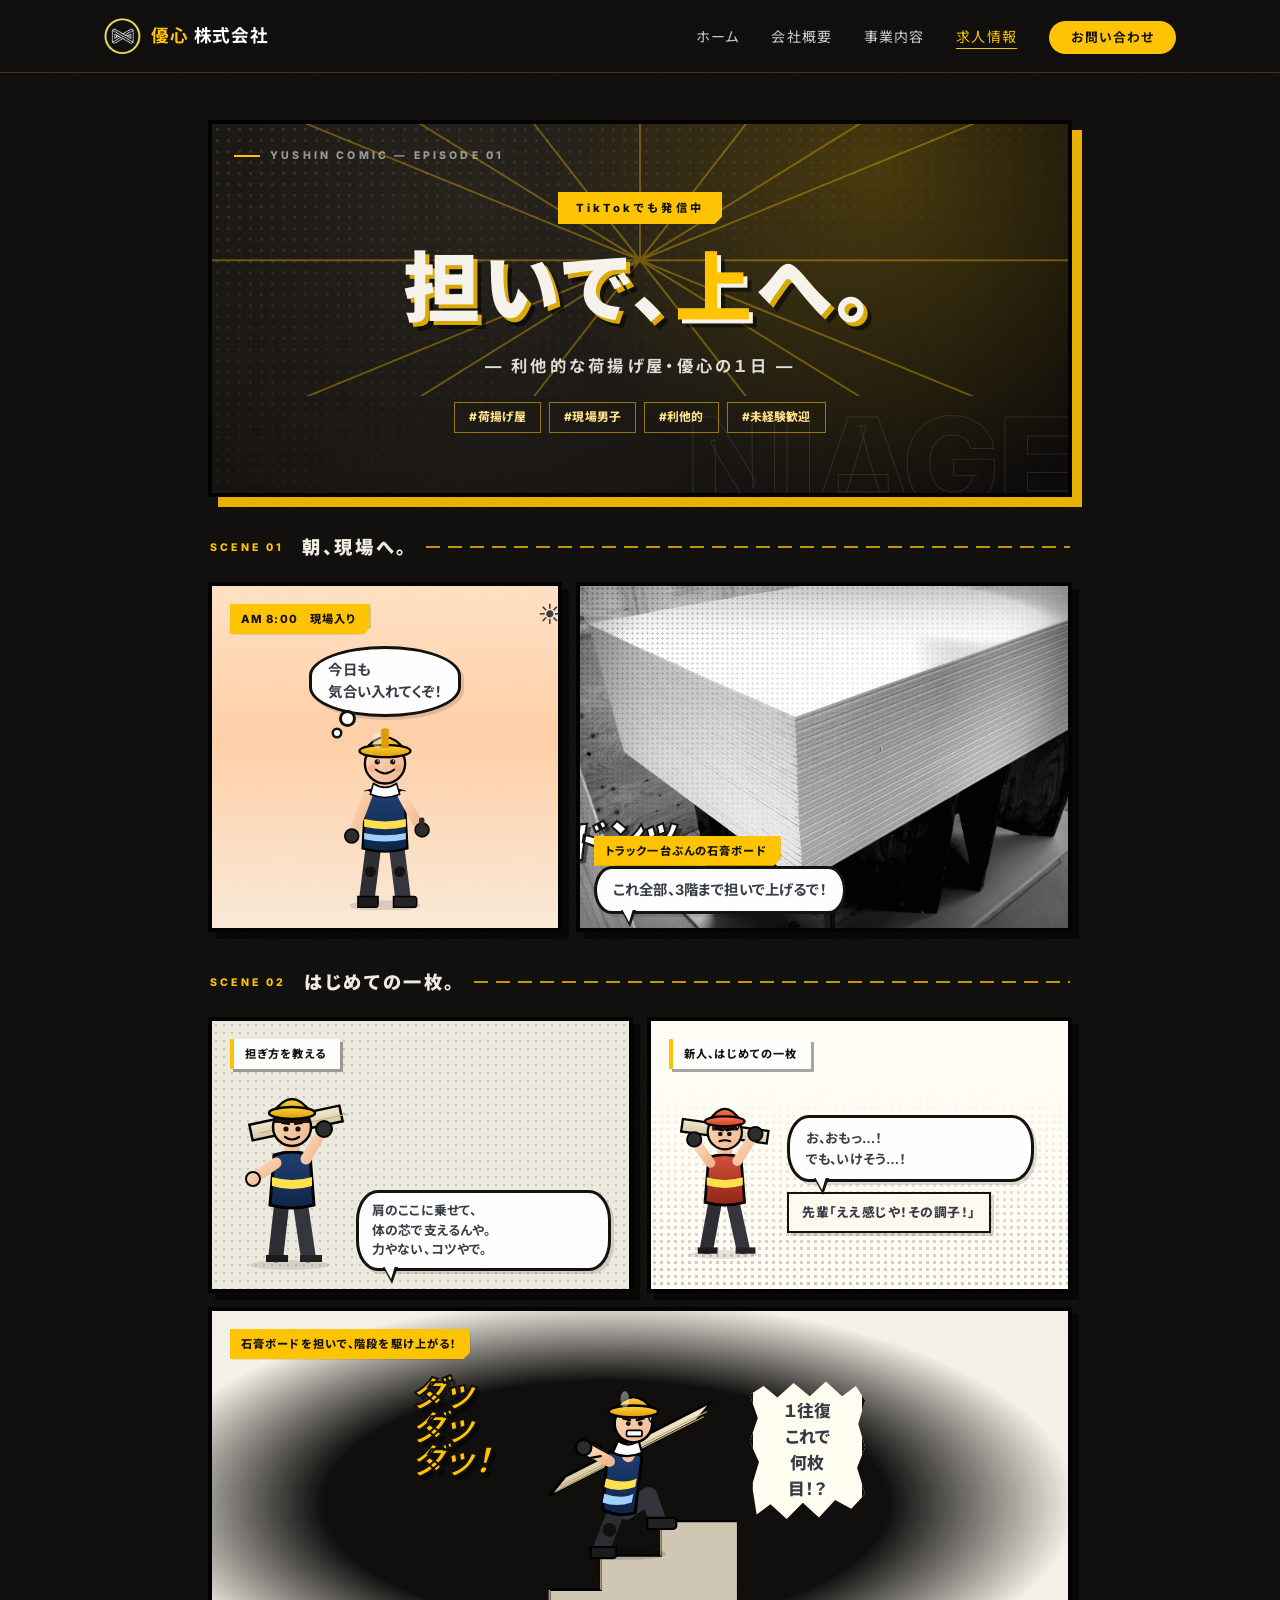
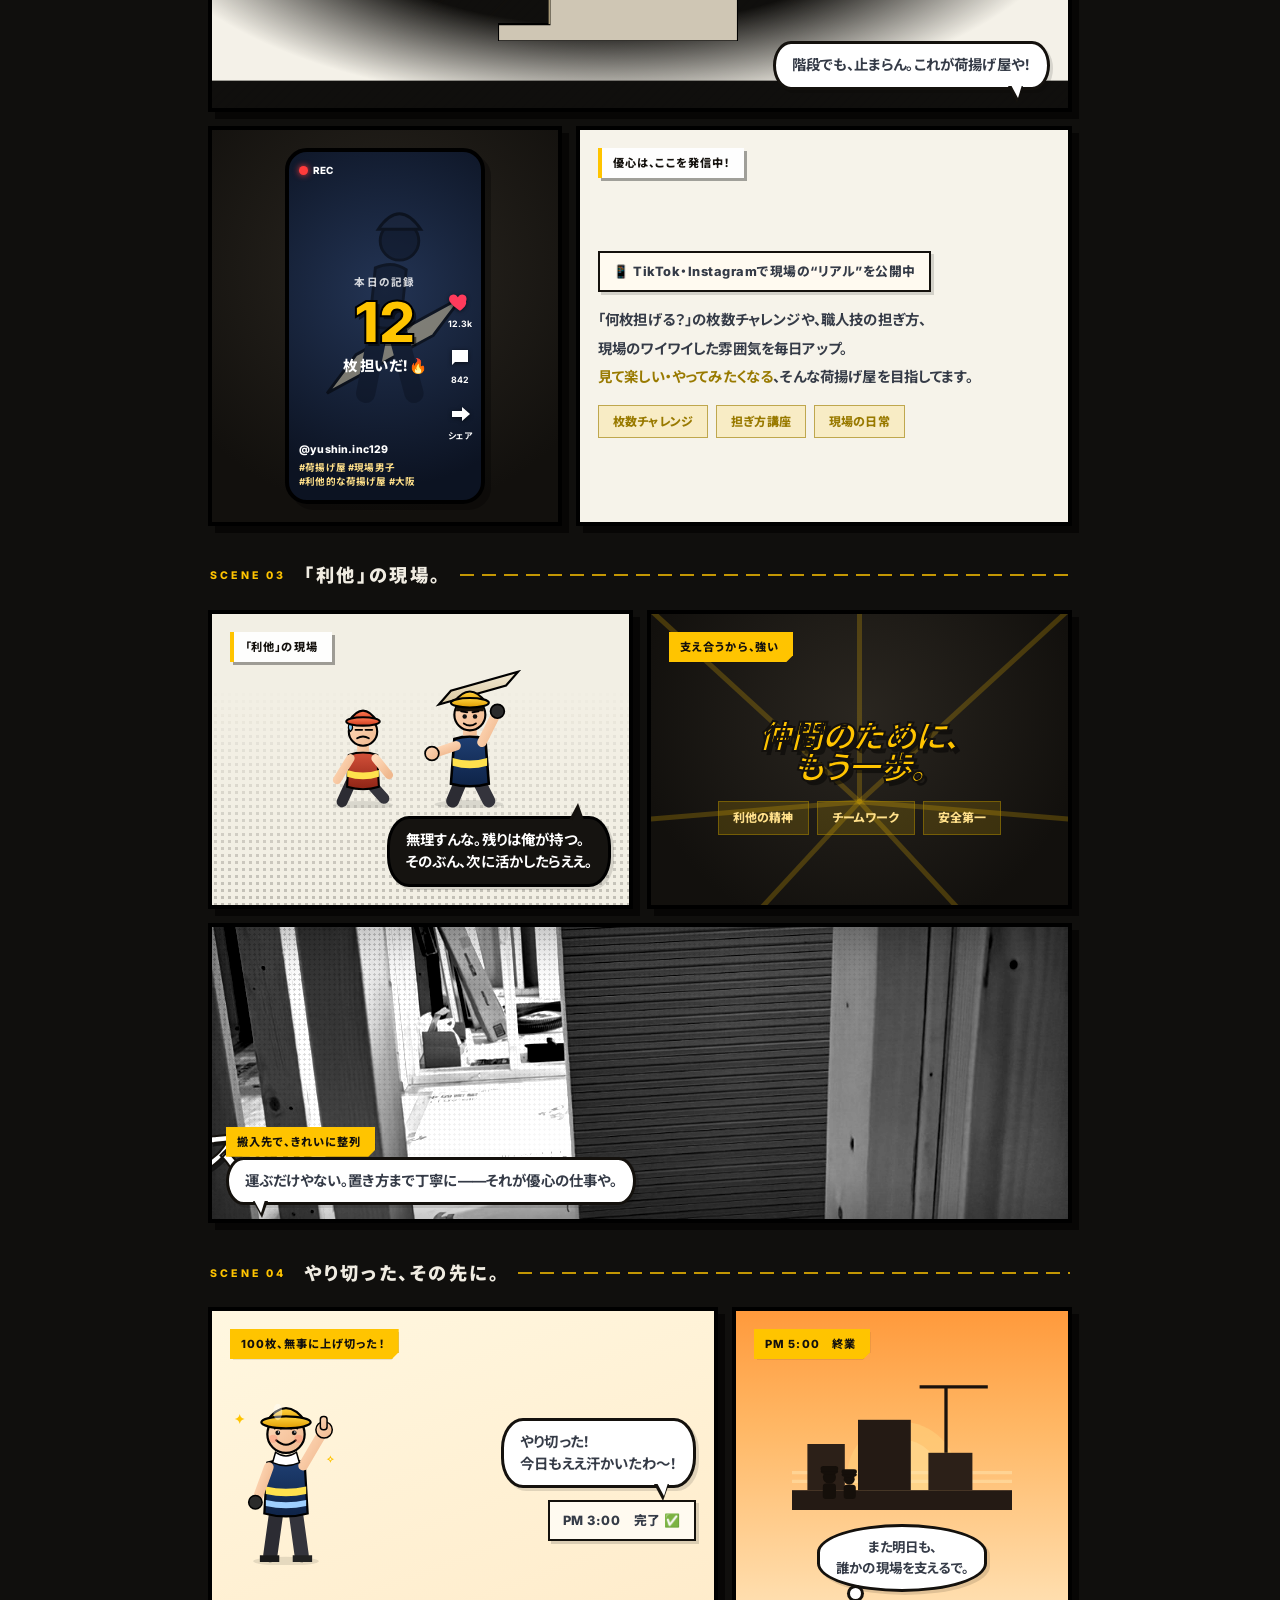
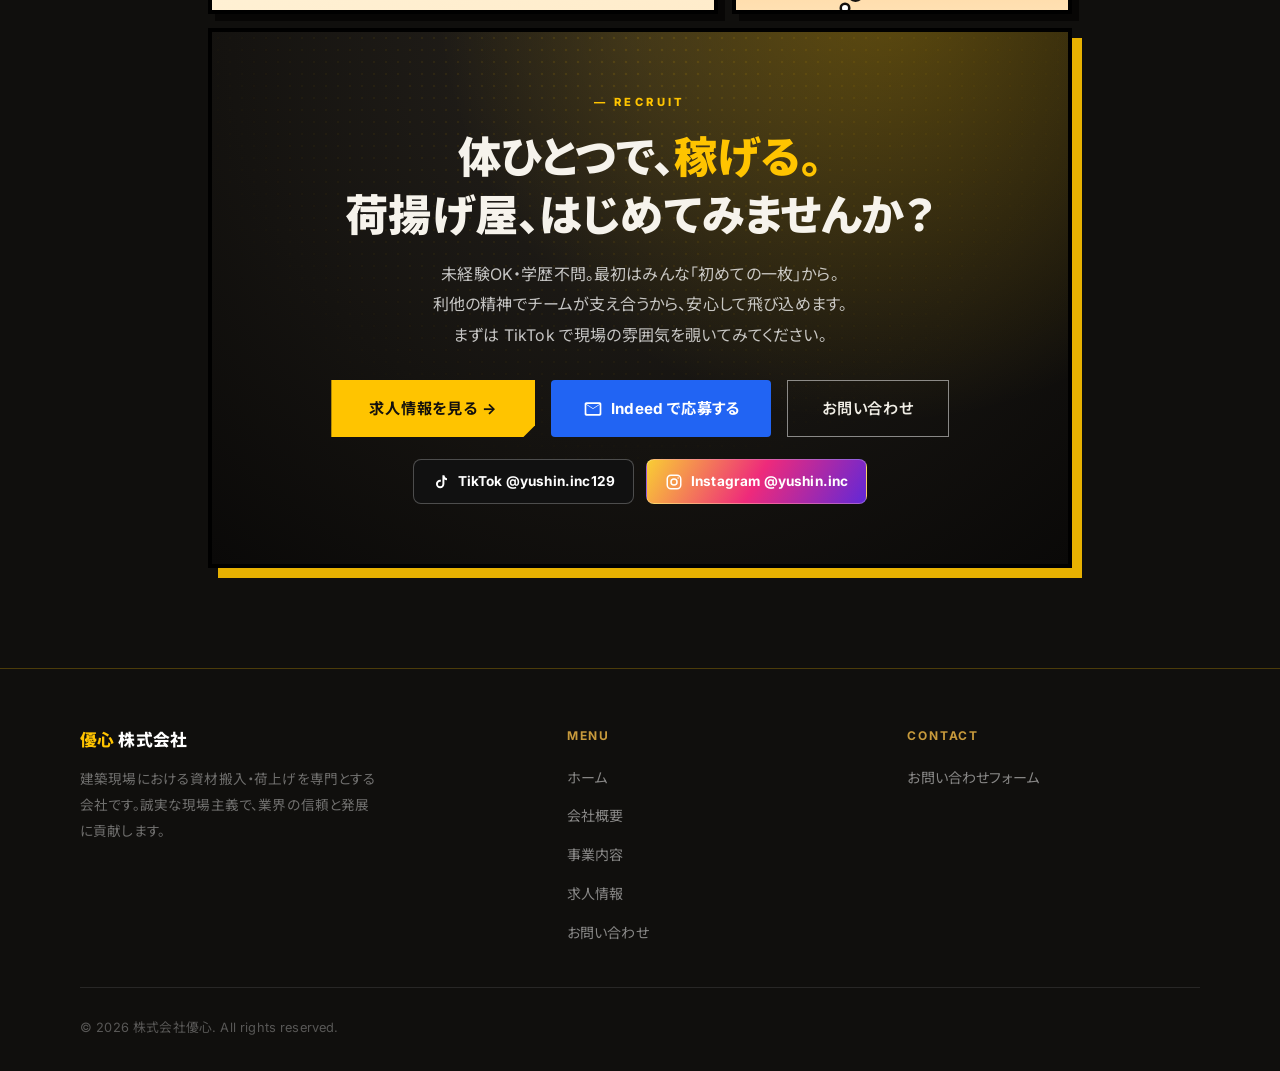
<file: manga.html>
<!DOCTYPE html>
<html lang="ja">
<head>
  <meta charset="UTF-8">
  <meta name="viewport" content="width=device-width, initial-scale=1.0">
  <title>担いで、上へ。― 利他的な荷揚げ屋・優心 | 株式会社優心</title>
  <meta name="description" content="株式会社優心の現場の1日を漫画でご紹介。石膏ボードを担いで階段を上がる「荷揚げ屋」の仕事を、TikTokでおなじみの世界観でわかりやすく解説します。">
  <link rel="stylesheet" href="style.css?v=yellow2">
  <style>
    :root {
      --ink: #14110d;
      --coal: #151310;
      --paper: #f4f1e8;
      --org: #ffc400;
      --org-deep: #e8b400;
    }
    body { background: #100f0d; }

    /* ---- site chrome (orange accents, this page only) ---- */
    .site-header { background: rgba(16,15,13,0.85); border-bottom: 1px solid rgba(255,196,0,0.22); }
    .site-header.scrolled { background: rgba(16,15,13,0.96); }
    .logo-text span { color: var(--org); }
    .nav-links a:hover, .nav-links a.active { color: var(--org); }
    .nav-links a::after { background: var(--org); }
    .nav-cta { background: var(--org) !important; color: #16130f !important; }
    .nav-cta:hover { background: var(--org-deep) !important; }
    .scroll-progress { background: var(--org); box-shadow: 0 0 8px rgba(255,196,0,0.55); }
    .to-top { background: rgba(16,15,13,0.9); color: var(--org); border-color: rgba(255,196,0,0.5); }
    .to-top:hover { background: var(--org); color: #16130f; }
    .mobile-cta .m-contact { background: var(--org); color: #16130f; }
    .mobile-cta .m-recruit { background: #100f0d; border-left-color: rgba(255,196,0,0.4); }
    .site-footer { background: #100f0d; border-top: 1px solid rgba(255,196,0,0.25); }
    .footer-logo span { color: var(--org); }
    .footer-nav-links a:hover { color: var(--org); }
    ::selection { background: rgba(255,196,0,0.35); color: #fff; }

    /* ===== Manga Stage ===== */
    .manga-stage {
      max-width: 900px;
      margin: 0 auto;
      padding: 48px 18px 100px;
    }
    .manga-stage .row { margin-bottom: 14px; }

    /* ===== Title ===== */
    .manga-title-block {
      background:
        radial-gradient(circle at 78% 12%, rgba(255,196,0,0.22), transparent 46%),
        radial-gradient(circle at 30% 20%, #26221c 0%, var(--coal) 55%, #0a0908 100%);
      border: 4px solid #000;
      box-shadow: 10px 10px 0 rgba(255,196,0,0.9);
      padding: 68px 40px 60px;
      text-align: center;
      margin-bottom: 14px;
      position: relative;
      overflow: hidden;
    }
    .manga-title-block .focus { position: absolute; inset: 0; opacity: 0.35; }
    .manga-title-block .halftone {
      position: absolute; inset: 0;
      background-image: radial-gradient(circle, rgba(255,255,255,0.10) 1.4px, transparent 1.5px);
      background-size: 11px 11px;
      mask-image: linear-gradient(to bottom right, #000, transparent 70%);
      -webkit-mask-image: linear-gradient(to bottom right, #000, transparent 70%);
    }
    .manga-title-block .ep {
      position: absolute; top: 22px; left: 22px;
      font-family: 'Inter', var(--font-jp); font-weight: 800; font-size: 0.66rem;
      letter-spacing: 0.3em; color: rgba(255,255,255,0.55);
      display: flex; align-items: center; gap: 10px;
    }
    .manga-title-block .ep::before { content: ''; width: 26px; height: 2px; background: var(--org); }
    .manga-title-block .ghost {
      position: absolute; right: -10px; bottom: -18px;
      font-family: 'Inter', var(--font-jp); font-weight: 800; font-size: clamp(4rem, 13vw, 8rem);
      line-height: 1; color: transparent; -webkit-text-stroke: 1px rgba(255,255,255,0.10);
      pointer-events: none;
    }
    .manga-label {
      display: inline-block;
      font-size: 0.7rem; font-weight: 800; letter-spacing: 0.3em;
      color: var(--ink); background: var(--org);
      padding: 6px 18px;
      margin-bottom: 22px; position: relative;
      clip-path: polygon(0 0, 100% 0, 100% calc(100% - 8px), calc(100% - 8px) 100%, 0 100%);
    }
    .manga-main-title {
      font-size: clamp(2.4rem, 8vw, 4.8rem);
      font-weight: 900; color: #f6f3ec;
      letter-spacing: 0.05em; position: relative; line-height: 1.12;
      text-shadow: 4px 4px 0 rgba(255,196,0,0.85), 8px 8px 0 rgba(0,0,0,0.55);
    }
    .manga-main-title .accent { color: var(--org); text-shadow: 4px 4px 0 #f6f3ec, 8px 8px 0 rgba(0,0,0,0.55); }
    .manga-sub-title { font-size: 1.02rem; color: rgba(255,255,255,0.85); margin-top: 20px; letter-spacing: 0.2em; position: relative; font-weight: 700; }
    .title-tags { margin-top: 20px; position: relative; display: flex; gap: 8px; justify-content: center; flex-wrap: wrap; }
    .title-tags span { font-size: 0.74rem; font-weight: 800; color: #ffe08a; border: 1.5px solid rgba(255,196,0,0.55); padding: 4px 14px; }

    /* ===== Chapter divider ===== */
    .mg-divider {
      display: flex; align-items: center; gap: 18px;
      margin: 34px 2px 18px;
      color: #f0ece2;
    }
    .mg-divider .no {
      font-family: 'Inter', var(--font-jp); font-weight: 800; font-size: 0.66rem;
      letter-spacing: 0.3em; color: var(--org);
    }
    .mg-divider .tt { font-weight: 900; font-size: 1.14rem; letter-spacing: 0.14em; }
    .mg-divider .ln { flex: 1; height: 2px; background: repeating-linear-gradient(90deg, var(--org) 0 14px, transparent 14px 22px); opacity: 0.75; }

    /* ===== Panels ===== */
    .panel-row { display: grid; gap: 14px; }
    .panel-row.col2 { grid-template-columns: 1fr 1fr; }
    .panel-row.col3 { grid-template-columns: 1fr 1fr 1fr; }
    .panel-row.col-6-4 { grid-template-columns: 6fr 4fr; }
    .panel-row.col-4-6 { grid-template-columns: 4fr 6fr; }
    .panel-row.col-7-5 { grid-template-columns: 7fr 5fr; }
    .panel-row.col-5-7 { grid-template-columns: 5fr 7fr; }

    .panel {
      background: var(--paper);
      border: 4px solid #000;
      box-shadow: 7px 7px 0 rgba(0,0,0,0.55);
      min-height: 240px; position: relative; overflow: hidden;
      display: flex; flex-direction: column; padding: 18px;
    }
    .panel.tall { min-height: 360px; }
    .panel.sky { background: linear-gradient(to bottom, #cfeafd 0%, #eaf6ff 55%, #f4f1e8 100%); }
    .panel.dawn { background: linear-gradient(to bottom, #ffe1c4 0%, #ffd0a8 45%, #f9ead8 100%); }
    .panel.dark { background: radial-gradient(circle at 50% 35%, #2a2620 0%, #12100d 80%); }
    .panel.warm { background: linear-gradient(160deg, #fff7e0 0%, #ffeccb 100%); }

    /* ===== Photo panel (実写を漫画風に加工) ===== */
    .panel.photo { padding: 0; background: #000; justify-content: flex-end; }
    .panel.photo .ph-img {
      position: absolute; inset: 0; width: 100%; height: 100%;
      object-fit: cover; z-index: 0;
      filter: grayscale(1) contrast(1.5) brightness(1.08);
    }
    .panel.photo .ph-tone {
      position: absolute; inset: 0; z-index: 1; pointer-events: none;
      background-image: radial-gradient(circle, rgba(0,0,0,0.55) 1.1px, transparent 1.4px);
      background-size: 5px 5px; mix-blend-mode: multiply; opacity: 0.42;
      mask-image: linear-gradient(to bottom right, #000 0%, transparent 62%);
      -webkit-mask-image: linear-gradient(to bottom right, #000 0%, transparent 62%);
    }
    .panel.photo .ph-vig { position: absolute; inset: 0; z-index: 1; pointer-events: none; box-shadow: inset 0 0 60px rgba(0,0,0,0.45); }
    .panel.photo > * { position: relative; z-index: 3; }
    .panel.photo .panel-caption { margin: 14px 0 0 14px; }
    .panel.photo .bubble { margin: 0 14px 14px 14px; }
    .panel.photo .narr { margin: 0 14px 14px 14px; }
    .photo-sfx {
      position: absolute; z-index: 4; right: 16px; top: 16px;
      font-style: italic; font-weight: 900; color: #fff;
      -webkit-text-stroke: 2px var(--ink); font-size: 2.6rem; line-height: 0.9;
      text-shadow: 4px 4px 0 rgba(0,0,0,0.5); transform: rotate(-6deg);
    }

    .tone-dot { background-color: #eceadf; background-image: radial-gradient(circle, rgba(20,17,13,0.16) 1.3px, transparent 1.5px); background-size: 8px 8px; }
    .tone-dot-soft { background-image: radial-gradient(circle, rgba(20,17,13,0.10) 1.1px, transparent 1.3px); background-size: 9px 9px; }
    .tone-grad-dot { background-image: radial-gradient(circle, rgba(20,17,13,0.22) 1.6px, transparent 1.7px); background-size: 7px 7px; mask-image: linear-gradient(to top, #000, transparent 75%); -webkit-mask-image: linear-gradient(to top, #000, transparent 75%); position: absolute; inset: 0; pointer-events: none; }
    .tone-diag { background: repeating-linear-gradient(-45deg, rgba(20,17,13,0.07) 0 2px, transparent 2px 7px); }

    .panel-caption {
      font-size: 0.7rem; font-weight: 800; letter-spacing: 0.1em;
      color: var(--ink); margin-bottom: 8px; align-self: flex-start;
      background: var(--org); padding: 5px 14px 5px 11px;
      position: relative; z-index: 3; box-shadow: 3px 3px 0 rgba(0,0,0,0.35);
      clip-path: polygon(0 0, 100% 0, 100% calc(100% - 7px), calc(100% - 7px) 100%, 0 100%);
    }
    .panel-caption.ghost { background: rgba(255,255,255,0.94); color: var(--ink); border-left: 4px solid var(--org); clip-path: none; }

    /* ===== Speech bubbles ===== */
    .bubble {
      background: #fff; border: 3px solid var(--ink); border-radius: 22px / 30px;
      padding: 10px 16px; font-size: 0.9rem; font-weight: 700; line-height: 1.55;
      display: inline-block; position: relative; max-width: 94%; z-index: 4;
      box-shadow: 3px 3px 0 rgba(0,0,0,0.12);
    }
    .bubble.sm { font-size: 0.8rem; padding: 8px 13px; }
    .bubble.right { align-self: flex-end; }
    .bubble.center { align-self: center; }
    .bubble::after { content: ''; position: absolute; bottom: -16px; left: 24px; width: 0; height: 0; border-left: 9px solid transparent; border-right: 6px solid transparent; border-top: 17px solid var(--ink); }
    .bubble::before { content: ''; position: absolute; bottom: -11px; left: 25px; width: 0; height: 0; border-left: 7px solid transparent; border-right: 4px solid transparent; border-top: 13px solid #fff; z-index: 1; }
    .bubble.right::after { left: auto; right: 24px; }
    .bubble.right::before { left: auto; right: 25px; }
    .bubble.top::after { bottom: auto; top: -16px; border-top: none; border-bottom: 17px solid var(--ink); }
    .bubble.top::before { bottom: auto; top: -11px; border-top: none; border-bottom: 13px solid #fff; }
    .bubble.think { border-radius: 50% / 42%; box-shadow: 3px 3px 0 rgba(0,0,0,0.12); }
    .bubble.think::after { border: none; width: 11px; height: 11px; border-radius: 50%; background: #fff; box-shadow: 0 0 0 3px var(--ink); bottom: -10px; left: 30px; }
    .bubble.think::before { border: none; width: 6px; height: 6px; border-radius: 50%; background: #fff; box-shadow: 0 0 0 2.5px var(--ink); bottom: -22px; left: 22px; }
    .bubble.shout {
      border-radius: 0; background: #fffdf0; font-weight: 800; border-width: 3px;
      clip-path: polygon(0% 12%, 12% 6%, 24% 14%, 38% 4%, 52% 13%, 66% 3%, 80% 13%, 92% 6%, 100% 16%, 94% 32%, 100% 48%, 93% 62%, 100% 80%, 88% 90%, 74% 84%, 60% 96%, 46% 86%, 32% 97%, 18% 87%, 6% 94%, 2% 74%, 8% 58%, 0% 44%, 7% 28%);
      padding: 18px 22px;
    }
    .bubble.shout::after, .bubble.shout::before { display: none; }
    .bubble.dark { background: var(--coal); color: #fff; border-color: #000; }
    .bubble.dark::before { border-top-color: var(--coal); }
    .bubble.dark.top::before { border-top: none; border-bottom-color: var(--coal); }

    /* ===== SFX ===== */
    .sfx { font-size: 3.4rem; font-weight: 900; font-style: italic; letter-spacing: -0.02em; line-height: 0.95; color: var(--ink); -webkit-text-stroke: 1px var(--ink); text-shadow: 4px 4px 0 rgba(0,0,0,0.18); display: block; position: relative; z-index: 4; }
    .sfx.gold { color: var(--org); -webkit-text-stroke: 2px var(--ink); text-shadow: 4px 4px 0 rgba(0,0,0,0.45); }
    .sfx.white { color: #fff; -webkit-text-stroke: 2px var(--ink); text-shadow: 4px 4px 0 rgba(0,0,0,0.6); }
    .sfx.sm { font-size: 1.7rem; }
    .sfx.lg { font-size: 4.4rem; }
    .impact { position: relative; display: inline-block; }
    .impact .burst { position: absolute; inset: -40px; z-index: 0; }
    .impact .sfx { z-index: 2; }

    .lines-bg { position: absolute; inset: 0; pointer-events: none; }

    .narr { background: #fffaf0; border: 2.5px solid var(--ink); padding: 7px 13px; font-size: 0.8rem; font-weight: 800; letter-spacing: 0.04em; display: inline-block; align-self: flex-start; box-shadow: 3px 3px 0 rgba(0,0,0,0.14); position: relative; z-index: 3; }
    .pill { background: rgba(255,196,0,0.16); border: 1.6px solid rgba(153,122,0,0.6); padding: 5px 14px; font-size: 0.75rem; font-weight: 800; color: #997a00; display: inline-block; }
    .panel.dark .pill { color: #ffe08a; }

    /* ===== TikTok-style frame ===== */
    .tiktok-frame {
      width: 200px; max-width: 80%; aspect-ratio: 9/16;
      margin: 0 auto; position: relative;
      background: radial-gradient(circle at 50% 40%, #233454, #0c1322 85%);
      border: 4px solid #000; border-radius: 22px; overflow: hidden;
      box-shadow: 6px 6px 0 rgba(0,0,0,0.3);
    }
    .tt-rec { position: absolute; top: 10px; left: 10px; display: flex; align-items: center; gap: 5px; font-size: 0.62rem; font-weight: 800; color: #fff; z-index: 5; }
    .tt-rec .dot { width: 9px; height: 9px; border-radius: 50%; background: #ff3b3b; box-shadow: 0 0 6px #ff3b3b; }
    .tt-counter { position: absolute; top: 0; left: 0; right: 0; bottom: 0; display: flex; flex-direction: column; align-items: center; justify-content: center; z-index: 4; gap: 2px; }
    .tt-counter .lbl { font-size: 0.66rem; font-weight: 800; color: rgba(255,255,255,0.8); letter-spacing: 0.12em; }
    .tt-counter .num { font-size: 3.6rem; font-weight: 900; color: var(--org); line-height: 1; -webkit-text-stroke: 2px #000; text-shadow: 3px 3px 0 rgba(0,0,0,0.5); }
    .tt-counter .unit { font-size: 0.9rem; font-weight: 800; color: #fff; }
    .tt-side { position: absolute; right: 8px; bottom: 56px; display: flex; flex-direction: column; gap: 14px; align-items: center; z-index: 5; color: #fff; }
    .tt-side div { display: flex; flex-direction: column; align-items: center; font-size: 0.55rem; font-weight: 700; gap: 2px; }
    .tt-side svg { filter: drop-shadow(0 1px 2px rgba(0,0,0,0.6)); }
    .tt-cap { position: absolute; left: 10px; right: 40px; bottom: 10px; z-index: 5; text-align: left; }
    .tt-cap .acc { font-size: 0.66rem; font-weight: 800; color: #fff; }
    .tt-cap .tags { font-size: 0.6rem; font-weight: 700; color: #ffe08a; line-height: 1.5; margin-top: 2px; }

    /* ===== Recruit CTA ===== */
    .manga-cta { background: radial-gradient(circle at 78% -10%, rgba(255,196,0,0.3), transparent 50%), radial-gradient(circle at 50% 0%, #26221c 0%, var(--coal) 60%, #0a0908 100%); border: 4px solid #000; box-shadow: 10px 10px 0 rgba(255,196,0,0.9); padding: 60px 40px; text-align: center; position: relative; overflow: hidden; }
    .manga-cta .halftone { position: absolute; inset: 0; background-image: radial-gradient(circle, rgba(255,196,0,0.12) 1.4px, transparent 1.6px); background-size: 12px 12px; mask-image: radial-gradient(circle at 50% 0%, #000, transparent 70%); -webkit-mask-image: radial-gradient(circle at 50% 0%, #000, transparent 70%); }
    .manga-cta-title { font-size: clamp(1.7rem, 5vw, 2.7rem); font-weight: 900; color: #f6f3ec; margin-bottom: 14px; position: relative; line-height: 1.35; }
    .manga-cta-title span { color: var(--org); }
    .manga-cta-desc { color: rgba(255,255,255,0.75); margin-bottom: 30px; position: relative; line-height: 1.9; }
    .manga-cta .btn-primary { background: var(--org); color: var(--ink); border-radius: 0; box-shadow: none; clip-path: polygon(0 0, 100% 0, 100% calc(100% - 12px), calc(100% - 12px) 100%, 0 100%); }
    .manga-cta .btn-primary:hover { background: var(--org-deep); filter: none; }
    .manga-cta .btn-secondary { border-color: rgba(255,255,255,0.5); color: #f0ede5; border-radius: 0; }
    .manga-cta-buttons { display: flex; gap: 16px; justify-content: center; flex-wrap: wrap; position: relative; }
    .indeed-btn { display: inline-flex; align-items: center; gap: 8px; background: #2164f3; color: #fff; padding: 14px 32px; border-radius: 4px; font-weight: 700; font-size: 0.95rem; text-decoration: none; transition: background 0.2s, transform 0.2s; }
    .indeed-btn:hover { background: #1a52d4; transform: translateY(-2px); }
    .sns-row { display: flex; gap: 12px; justify-content: center; flex-wrap: wrap; margin-top: 22px; position: relative; }
    .sns-chip { display: inline-flex; align-items: center; gap: 8px; padding: 9px 18px; border-radius: 8px; font-weight: 700; font-size: 0.85rem; text-decoration: none; color: #fff; border: 1px solid rgba(255,255,255,0.25); }
    .sns-chip.tt { background: #111; }
    .sns-chip.ig { background: linear-gradient(120deg,#f9ce34,#ee2a7b,#6228d7); }

    @media (max-width: 660px) {
      .panel-row.col2, .panel-row.col3, .panel-row.col-6-4, .panel-row.col-4-6, .panel-row.col-7-5, .panel-row.col-5-7 { grid-template-columns: 1fr; }
      .panel { min-height: 210px; box-shadow: 4px 4px 0 rgba(0,0,0,0.18); }
      .sfx { font-size: 2.4rem; }
      .sfx.lg { font-size: 3.2rem; }
    }
  </style>
</head>
<body>

  <!-- Header -->
  <header class="site-header">
    <div class="header-inner">
      <a href="index.html" class="site-logo">
        <img src="logo.png" alt="株式会社優心ロゴ" class="logo-img">
        <span class="logo-text"><span>優心</span> 株式会社</span>
      </a>
      <nav>
        <ul class="nav-links">
          <li><a href="index.html">ホーム</a></li>
          <li><a href="about.html">会社概要</a></li>
          <li><a href="business.html">事業内容</a></li>
          <li><a href="recruit.html" class="active">求人情報</a></li>
          <li><a href="contact.html" class="nav-cta">お問い合わせ</a></li>
        </ul>
      </nav>
    </div>
  </header>

  <!-- shared SVG defs -->
  <svg width="0" height="0" style="position:absolute" aria-hidden="true">
    <defs>
      <linearGradient id="skin" x1="0" y1="0" x2="1" y2="1"><stop offset="0" stop-color="#ffd9b8"/><stop offset="1" stop-color="#f0b88e"/></linearGradient>
      <linearGradient id="helmet" x1="0" y1="0" x2="0" y2="1"><stop offset="0" stop-color="#ffd23f"/><stop offset="1" stop-color="#e09c00"/></linearGradient>
      <linearGradient id="helmetRed" x1="0" y1="0" x2="0" y2="1"><stop offset="0" stop-color="#ff7a52"/><stop offset="1" stop-color="#cc3b1f"/></linearGradient>
      <linearGradient id="vest" x1="0" y1="0" x2="0" y2="1"><stop offset="0" stop-color="#1f3f73"/><stop offset="1" stop-color="#0e2347"/></linearGradient>
      <linearGradient id="vestRed" x1="0" y1="0" x2="0" y2="1"><stop offset="0" stop-color="#d4513a"/><stop offset="1" stop-color="#8f2415"/></linearGradient>
      <linearGradient id="board" x1="0" y1="0" x2="0" y2="1"><stop offset="0" stop-color="#f3ead3"/><stop offset="1" stop-color="#d8c7a0"/></linearGradient>
    </defs>
  </svg>

  <main class="page-main">
  <div class="manga-stage">

    <!-- ===================== ① タイトル ===================== -->
    <div class="manga-title-block">
      <span class="ep">YUSHIN COMIC — EPISODE 01</span>
      <span class="ghost" aria-hidden="true">NIAGE</span>
      <svg class="focus" viewBox="0 0 880 280" preserveAspectRatio="none">
        <g stroke="#ffc400" stroke-width="2">
          <line x1="440" y1="140" x2="0" y2="-40"/><line x1="440" y1="140" x2="150" y2="-40"/>
          <line x1="440" y1="140" x2="300" y2="-40"/><line x1="440" y1="140" x2="440" y2="-40"/>
          <line x1="440" y1="140" x2="580" y2="-40"/><line x1="440" y1="140" x2="730" y2="-40"/>
          <line x1="440" y1="140" x2="880" y2="-40"/>
          <line x1="440" y1="140" x2="0" y2="320"/><line x1="440" y1="140" x2="150" y2="320"/>
          <line x1="440" y1="140" x2="300" y2="320"/><line x1="440" y1="140" x2="580" y2="320"/>
          <line x1="440" y1="140" x2="730" y2="320"/><line x1="440" y1="140" x2="880" y2="320"/>
          <line x1="440" y1="140" x2="-40" y2="140"/><line x1="440" y1="140" x2="920" y2="140"/>
        </g>
      </svg>
      <span class="halftone"></span>
      <span class="manga-label">TikTokでも発信中</span>
      <h1 class="manga-main-title">担いで、<span class="accent">上</span>へ。</h1>
      <p class="manga-sub-title">― 利他的な荷揚げ屋・優心の１日 ―</p>
      <div class="title-tags">
        <span>#荷揚げ屋</span><span>#現場男子</span><span>#利他的</span><span>#未経験歓迎</span>
      </div>
    </div>

    <!-- ===================== ② 朝・現場到着 ===================== -->
    <div class="mg-divider"><span class="no">SCENE 01</span><span class="tt">朝、現場へ。</span><span class="ln"></span></div>
    <div class="panel-row col-5-7 row">

      <!-- 出発 -->
      <div class="panel dawn" style="justify-content:space-between;">
        <p class="panel-caption">AM 8:00　現場入り</p>
        <div class="bubble think center" style="margin-top:4px;">今日も<br>気合い入れてくぞ！</div>
        <div style="position:absolute; right:-4px; top:8px; font-size:1.4rem;">☀️</div>
        <svg viewBox="0 0 150 250" width="116" style="align-self:center; margin-top:auto;" aria-label="出勤する作業員">
          <ellipse cx="75" cy="244" rx="46" ry="7" fill="rgba(0,0,0,0.12)"/>
          <path d="M60 168 L52 232" stroke="#2c2c33" stroke-width="20" stroke-linecap="round"/>
          <path d="M90 168 L98 232" stroke="#34343c" stroke-width="20" stroke-linecap="round"/>
          <circle cx="56" cy="200" r="7" fill="#111"/><circle cx="94" cy="200" r="7" fill="#111"/>
          <path d="M40 232 h26 v10 a4 4 0 0 1-4 4 H40 Z" fill="#1a1a1a" stroke="#000" stroke-width="2"/>
          <path d="M86 232 h26 a4 4 0 0 1 4 4 v6 a4 4 0 0 1-4 4 H86 Z" fill="#222" stroke="#000" stroke-width="2"/>
          <path d="M50 96 Q75 88 100 96 L104 170 Q75 178 46 170 Z" fill="url(#vest)" stroke="#000" stroke-width="3"/>
          <path d="M48 132 Q75 138 102 132 L102 142 Q75 148 48 142 Z" fill="#ffe14d"/>
          <path d="M48 150 Q75 156 102 150 L102 158 Q75 164 48 158 Z" fill="#9fd0ff"/>
          <path d="M52 102 L34 150" stroke="url(#skin)" stroke-width="13" stroke-linecap="round"/>
          <path d="M98 102 L120 142" stroke="url(#skin)" stroke-width="13" stroke-linecap="round"/>
          <circle cx="32" cy="154" r="9" fill="#2b2b2b" stroke="#000" stroke-width="2"/>
          <circle cx="123" cy="146" r="9" fill="#2b2b2b" stroke="#000" stroke-width="2"/>
          <rect x="119" y="130" width="7" height="14" rx="3" fill="#2b2b2b"/>
          <rect x="66" y="80" width="18" height="14" fill="url(#skin)"/>
          <path d="M60 86 Q75 96 90 86 L94 100 Q75 108 56 100 Z" fill="#fff" stroke="#000" stroke-width="2"/>
          <circle cx="75" cy="60" r="26" fill="url(#skin)" stroke="#000" stroke-width="3"/>
          <path d="M50 56 Q48 40 60 38" fill="#1a1208"/><path d="M100 56 Q102 40 90 38" fill="#1a1208"/>
          <path d="M60 50 L70 52" stroke="#000" stroke-width="2.5" stroke-linecap="round"/>
          <path d="M90 50 L80 52" stroke="#000" stroke-width="2.5" stroke-linecap="round"/>
          <circle cx="65" cy="58" r="3.4" fill="#111"/><circle cx="85" cy="58" r="3.4" fill="#111"/>
          <circle cx="66" cy="57" r="1" fill="#fff"/><circle cx="86" cy="57" r="1" fill="#fff"/>
          <path d="M63 68 Q75 78 87 68" fill="none" stroke="#000" stroke-width="2.6" stroke-linecap="round"/>
          <circle cx="58" cy="66" r="5" fill="rgba(255,120,100,0.3)"/><circle cx="92" cy="66" r="5" fill="rgba(255,120,100,0.3)"/>
          <path d="M48 44 Q75 8 102 44 Z" fill="url(#helmet)" stroke="#000" stroke-width="3"/>
          <ellipse cx="75" cy="44" rx="33" ry="8" fill="url(#helmet)" stroke="#000" stroke-width="3"/>
          <path d="M70 16 Q75 13 80 16 L80 40 L70 40 Z" fill="#e09c00"/>
          <ellipse cx="65" cy="30" rx="6" ry="10" fill="rgba(255,255,255,0.4)"/>
        </svg>
      </div>

      <!-- 現場到着＋ボード大量（実写コマ） -->
      <div class="panel photo" style="min-height:280px;">
        <img class="ph-img" src="IMG_3528.JPG" alt="現場に積まれた石膏ボードの山">
        <span class="ph-tone"></span>
        <span class="ph-vig"></span>
        <span class="photo-sfx">ドンッ</span>
        <p class="panel-caption">トラック一台ぶんの石膏ボード</p>
        <div class="bubble" style="align-self:flex-start;">これ全部、<b>3階まで</b>担いで上げるで！</div>
      </div>
    </div>

    <!-- ===================== ③ 利他レクチャー ===================== -->
    <div class="mg-divider"><span class="no">SCENE 02</span><span class="tt">はじめての一枚。</span><span class="ln"></span></div>
    <div class="panel-row col2 row">

      <!-- 担ぎ方を教える（利他） -->
      <div class="panel tone-dot">
        <p class="panel-caption ghost">担ぎ方を教える</p>
        <div style="display:flex; gap:6px; align-items:flex-end; flex:1; margin-top:4px;">
          <!-- senior teaching -->
          <svg viewBox="0 0 120 190" width="120" style="flex-shrink:0;" aria-label="先輩がボードの担ぎ方を教える">
            <ellipse cx="60" cy="184" rx="40" ry="5" fill="rgba(0,0,0,0.1)"/>
            <!-- board on senior's shoulder (short demo) -->
            <g stroke="#000" stroke-width="2.5">
              <rect x="20" y="34" width="92" height="16" fill="url(#board)" transform="rotate(-12 66 42)"/>
            </g>
            <line x1="30" y1="52" x2="118" y2="33" stroke="#c3b083" stroke-width="1.2"/>
            <!-- legs -->
            <path d="M52 120 L46 174" stroke="#2c2c33" stroke-width="15" stroke-linecap="round"/>
            <path d="M70 120 L78 174" stroke="#34343c" stroke-width="15" stroke-linecap="round"/>
            <path d="M36 174 h22 v7 H36 Z" fill="#1a1a1a"/><path d="M70 174 h22 v7 H70 Z" fill="#222"/>
            <!-- torso -->
            <path d="M44 74 Q62 68 80 74 L84 124 Q62 130 40 124 Z" fill="url(#vest)" stroke="#000" stroke-width="3"/>
            <path d="M42 96 Q62 102 82 96 L82 105 Q62 111 42 105 Z" fill="#ffe14d"/>
            <!-- right arm up holding board on shoulder -->
            <path d="M76 78 L92 50" stroke="url(#skin)" stroke-width="11" stroke-linecap="round"/>
            <circle cx="94" cy="48" r="8" fill="#2b2b2b" stroke="#000" stroke-width="2"/>
            <!-- left arm pointing (teaching) -->
            <path d="M46 82 L26 96" stroke="url(#skin)" stroke-width="11" stroke-linecap="round"/>
            <circle cx="23" cy="98" r="7" fill="url(#skin)" stroke="#000" stroke-width="2"/>
            <!-- head -->
            <rect x="54" y="58" width="16" height="12" fill="url(#skin)"/>
            <circle cx="62" cy="46" r="19" fill="url(#skin)" stroke="#000" stroke-width="2.5"/>
            <path d="M45 42 Q44 28 62 26 Q80 28 79 42" fill="#1a1208"/>
            <path d="M52 42 L59 43" stroke="#000" stroke-width="2.2" stroke-linecap="round"/>
            <path d="M72 42 L65 43" stroke="#000" stroke-width="2.2" stroke-linecap="round"/>
            <circle cx="56" cy="48" r="2.6" fill="#111"/><circle cx="68" cy="48" r="2.6" fill="#111"/>
            <path d="M55 56 Q62 61 69 56" fill="none" stroke="#000" stroke-width="2.2" stroke-linecap="round"/>
            <path d="M43 32 Q62 4 81 32 Z" fill="url(#helmet)" stroke="#000" stroke-width="2.5"/>
            <ellipse cx="62" cy="32" rx="23" ry="6" fill="url(#helmet)" stroke="#000" stroke-width="2.5"/>
          </svg>
          <div class="bubble sm" style="flex:1;">肩のここに乗せて、<br><b>体の芯</b>で支えるんや。<br>力やない、コツやで。</div>
        </div>
      </div>

      <!-- 新人が挑戦 -->
      <div class="panel" style="background:#fffdf4; justify-content:flex-start;">
        <span class="tone-grad-dot"></span>
        <p class="panel-caption ghost">新人、はじめての一枚</p>
        <div style="flex:1; display:flex; align-items:center; gap:10px; position:relative; z-index:3;">
          <svg viewBox="0 0 120 190" width="108" aria-label="新人が一枚担いでみる">
            <ellipse cx="60" cy="184" rx="38" ry="5" fill="rgba(0,0,0,0.1)"/>
            <!-- one board balanced, a bit wobbly -->
            <g stroke="#000" stroke-width="2.5">
              <rect x="14" y="40" width="96" height="14" fill="url(#board)" transform="rotate(8 62 47)"/>
            </g>
            <!-- legs slightly unsteady -->
            <path d="M52 122 L42 176" stroke="#2c2c33" stroke-width="15" stroke-linecap="round"/>
            <path d="M70 122 L82 176" stroke="#34343c" stroke-width="15" stroke-linecap="round"/>
            <path d="M32 176 h22 v7 H32 Z" fill="#1a1a1a"/><path d="M74 176 h22 v7 H74 Z" fill="#222"/>
            <path d="M44 76 Q62 70 80 76 L84 126 Q62 132 40 126 Z" fill="url(#vestRed)" stroke="#000" stroke-width="3"/>
            <path d="M42 98 Q62 104 82 98 L82 107 Q62 113 42 107 Z" fill="#ffe14d"/>
            <path d="M76 80 L94 52" stroke="url(#skin)" stroke-width="11" stroke-linecap="round"/>
            <circle cx="96" cy="50" r="8" fill="#2b2b2b" stroke="#000" stroke-width="2"/>
            <path d="M46 82 L30 60" stroke="url(#skin)" stroke-width="11" stroke-linecap="round"/>
            <circle cx="28" cy="56" r="8" fill="#2b2b2b" stroke="#000" stroke-width="2"/>
            <rect x="54" y="60" width="16" height="12" fill="url(#skin)"/>
            <circle cx="62" cy="48" r="19" fill="url(#skin)" stroke="#000" stroke-width="2.5"/>
            <path d="M48 46 Q47 30 62 28 Q77 30 76 46" fill="#23180c"/>
            <!-- strained eyes -->
            <path d="M53 44 L60 46" stroke="#000" stroke-width="2.4" stroke-linecap="round"/>
            <path d="M71 44 L64 46" stroke="#000" stroke-width="2.4" stroke-linecap="round"/>
            <circle cx="57" cy="50" r="2.6" fill="#111"/><circle cx="67" cy="50" r="2.6" fill="#111"/>
            <path d="M56 58 Q62 56 68 58" fill="none" stroke="#000" stroke-width="2.2" stroke-linecap="round"/>
            <path d="M76 34 q4 7 0 11 q-4-4 0-11Z" fill="#7fc4ee" stroke="#000" stroke-width="1.4"/>
            <path d="M44 36 Q62 8 80 36 Z" fill="url(#helmetRed)" stroke="#000" stroke-width="2.5"/>
            <ellipse cx="62" cy="36" rx="22" ry="5.5" fill="url(#helmetRed)" stroke="#000" stroke-width="2.5"/>
          </svg>
          <div style="flex:1; display:flex; flex-direction:column; gap:10px;">
            <div class="bubble" style="font-size:0.82rem;">お、おもっ…！<br>でも、いけそう…！</div>
            <div class="narr">先輩「ええ感じや！その調子！」</div>
          </div>
        </div>
      </div>
    </div>

    <!-- ===================== ④ 大ゴマ：階段ダッシュ ===================== -->
    <div class="panel tall tone-diag row" style="min-height:380px;">
      <svg class="lines-bg" viewBox="0 0 880 380" preserveAspectRatio="xMidYMid slice">
        <defs>
          <radialGradient id="fade4" cx="46%" cy="52%" r="55%">
            <stop offset="0%" stop-color="#f4f1e8" stop-opacity="0"/>
            <stop offset="60%" stop-color="#f4f1e8" stop-opacity="0"/>
            <stop offset="100%" stop-color="#f4f1e8" stop-opacity="1"/>
          </radialGradient>
        </defs>
        <g stroke="#14110d" stroke-width="1.3" opacity="0.5">
          <line x1="400" y1="200" x2="0" y2="-60"/><line x1="400" y1="200" x2="140" y2="-60"/><line x1="400" y1="200" x2="280" y2="-60"/>
          <line x1="400" y1="200" x2="400" y2="-60"/><line x1="400" y1="200" x2="540" y2="-60"/><line x1="400" y1="200" x2="700" y2="-60"/>
          <line x1="400" y1="200" x2="880" y2="-60"/>
          <line x1="400" y1="200" x2="0" y2="440"/><line x1="400" y1="200" x2="160" y2="440"/><line x1="400" y1="200" x2="320" y2="440"/>
          <line x1="400" y1="200" x2="520" y2="440"/><line x1="400" y1="200" x2="700" y2="440"/><line x1="400" y1="200" x2="880" y2="440"/>
          <line x1="400" y1="200" x2="-60" y2="120"/><line x1="400" y1="200" x2="-60" y2="280"/>
          <line x1="400" y1="200" x2="940" y2="120"/><line x1="400" y1="200" x2="940" y2="280"/>
        </g>
        <rect width="880" height="380" fill="url(#fade4)"/>
      </svg>

      <p class="panel-caption">石膏ボードを担いで、階段を駆け上がる！</p>

      <div style="flex:1; display:flex; align-items:center; justify-content:center; position:relative; gap:8px;">

        <!-- motion sfx -->
        <span class="sfx gold" style="font-size:2.2rem; align-self:flex-start; margin-top:10px;">ダッ<br>ダッ<br>ダッ！</span>

        <!-- worker carrying boards up the stairs -->
        <svg viewBox="0 0 280 320" width="240" aria-label="ボードを担いで階段を上がる作業員">
          <!-- stairs (ascending to the right) -->
          <g fill="#cfc6b4" stroke="#000" stroke-width="2.5">
            <polygon points="0,300 60,300 60,260 120,260 120,220 190,220 190,180 280,180 280,320 0,320"/>
          </g>
          <g stroke="#a99a78" stroke-width="2">
            <line x1="60" y1="260" x2="60" y2="300"/><line x1="120" y1="220" x2="120" y2="260"/><line x1="190" y1="180" x2="190" y2="220"/>
          </g>
          <!-- shadow -->
          <ellipse cx="150" cy="218" rx="46" ry="7" fill="rgba(0,0,0,0.16)"/>

          <!-- BOARD STACK on shoulder (long, tilted up-right) -->
          <g stroke="#000" stroke-width="3">
            <polygon points="60,150 78,128 250,40 232,62" fill="url(#board)"/>
          </g>
          <g stroke="#bda874" stroke-width="1.4">
            <line x1="66" y1="146" x2="240" y2="58"/>
            <line x1="71" y1="140" x2="244" y2="52"/>
          </g>
          <!-- end caps to show multiple boards -->
          <line x1="60" y1="150" x2="78" y2="128" stroke="#000" stroke-width="3"/>

          <!-- back leg (lower step) -->
          <path d="M138 168 L120 214" stroke="#2c2c33" stroke-width="20" stroke-linecap="round"/>
          <path d="M108 210 h30 v9 a4 4 0 0 1-4 4 H108 Z" fill="#1a1a1a" stroke="#000" stroke-width="2.5"/>
          <!-- front leg (higher step, bent, stepping up) -->
          <path d="M150 168 L176 150 L186 178" fill="none" stroke="#34343c" stroke-width="20" stroke-linecap="round" stroke-linejoin="round"/>
          <path d="M174 176 h30 a4 4 0 0 1 4 4 v5 a4 4 0 0 1-4 4 h-30 Z" fill="#222" stroke="#000" stroke-width="2.5"/>
          <circle cx="130" cy="190" r="8" fill="#111"/>

          <!-- torso leaning forward -->
          <path d="M128 100 Q150 92 168 104 L160 170 Q138 176 122 166 Z" fill="url(#vest)" stroke="#000" stroke-width="3.5"/>
          <path d="M126 130 Q148 137 162 130 L160 140 Q140 147 124 140 Z" fill="#ffe14d"/>
          <path d="M124 148 Q146 155 158 148 L156 158 Q138 164 122 158 Z" fill="#9fd0ff"/>

          <!-- right arm up gripping board -->
          <path d="M152 104 L168 70" stroke="url(#skin)" stroke-width="14" stroke-linecap="round"/>
          <circle cx="170" cy="66" r="11" fill="#2b2b2b" stroke="#000" stroke-width="2.5"/>
          <!-- left arm forward for balance -->
          <path d="M130 110 L104 96" stroke="url(#skin)" stroke-width="13" stroke-linecap="round"/>
          <circle cx="100" cy="94" r="9" fill="#2b2b2b" stroke="#000" stroke-width="2.5"/>

          <!-- neck towel -->
          <path d="M140 86 Q152 95 164 86 L168 100 Q150 108 134 100 Z" fill="#fff" stroke="#000" stroke-width="2.5"/>
          <!-- head straining (profile-ish facing right) -->
          <circle cx="158" cy="66" r="22" fill="url(#skin)" stroke="#000" stroke-width="3"/>
          <path d="M146 60 L154 62" stroke="#000" stroke-width="2.8" stroke-linecap="round"/>
          <path d="M170 60 L162 62" stroke="#000" stroke-width="2.8" stroke-linecap="round"/>
          <circle cx="152" cy="66" r="2.8" fill="#111"/><circle cx="166" cy="66" r="2.8" fill="#111"/>
          <rect x="150" y="74" width="18" height="7" rx="2" fill="#fff" stroke="#000" stroke-width="2"/>
          <path d="M178 52 q4 8 0 12 q-4-4 0-12Z" fill="#7fc4ee" stroke="#000" stroke-width="1.5"/>
          <!-- helmet -->
          <path d="M134 52 Q158 18 182 52 Z" fill="url(#helmet)" stroke="#000" stroke-width="3"/>
          <ellipse cx="158" cy="52" rx="29" ry="7" fill="url(#helmet)" stroke="#000" stroke-width="3"/>
          <ellipse cx="148" cy="38" rx="5" ry="10" fill="rgba(255,255,255,0.4)"/>
          <!-- effort marks -->
          <path d="M120 92 l-10 -4 M120 104 l-12 2" stroke="#000" stroke-width="2.5" stroke-linecap="round"/>
        </svg>

        <!-- challenge text -->
        <div style="text-align:center; align-self:flex-start; margin-top:10px;">
          <div class="bubble shout" style="font-size:1.05rem;">１往復<br>これで<br>何枚目！？</div>
        </div>
      </div>

      <div class="bubble right" style="margin-top:auto;">階段でも、止まらん。これが荷揚げ屋や！</div>
    </div>

    <!-- ===================== ⑤ TikTok企画：枚数チャレンジ ===================== -->
    <div class="panel-row col-5-7 row">

      <!-- TikTok frame -->
      <div class="panel dark" style="justify-content:center; align-items:center;">
        <div class="tiktok-frame">
          <div class="tt-rec"><span class="dot"></span>REC</div>
          <!-- mini worker silhouette carrying boards -->
          <svg viewBox="0 0 200 360" width="100%" height="100%" style="position:absolute; inset:0; opacity:0.5;" preserveAspectRatio="xMidYMid slice" aria-hidden="true">
            <polygon points="40,250 70,210 180,150 150,190" fill="#dfcfa6" stroke="#000" stroke-width="3"/>
            <path d="M95 175 L80 250" stroke="#0c1322" stroke-width="20" stroke-linecap="round"/>
            <path d="M110 175 L130 250" stroke="#0c1322" stroke-width="20" stroke-linecap="round"/>
            <path d="M90 120 Q108 112 122 122 L116 180 Q98 186 84 178 Z" fill="#0c1322" stroke="#000" stroke-width="3"/>
            <circle cx="115" cy="92" r="20" fill="#0c1322" stroke="#000" stroke-width="3"/>
            <path d="M93 80 Q115 48 137 80 Z" fill="#1a2438" stroke="#000" stroke-width="3"/>
          </svg>
          <div class="tt-counter">
            <span class="lbl">本日の記録</span>
            <span class="num">12</span>
            <span class="unit">枚 担いだ！🔥</span>
          </div>
          <div class="tt-side">
            <div>
              <svg width="26" height="26" viewBox="0 0 24 24" fill="#ff3b5c"><path d="M12 21s-7-4.35-9.5-8.5C1 9.5 2.5 6 6 6c2 0 3 1.2 4 2.5C11 7.2 12 6 14 6c3.5 0 5 3.5 3.5 6.5C19 16.65 12 21 12 21z"/></svg>
              12.3k
            </div>
            <div>
              <svg width="24" height="24" viewBox="0 0 24 24" fill="#fff"><path d="M4 4h16v12H7l-3 3V4z"/></svg>
              842
            </div>
            <div>
              <svg width="24" height="24" viewBox="0 0 24 24" fill="#fff"><path d="M14 9V5l8 7-8 7v-4H4V9z"/></svg>
              シェア
            </div>
          </div>
          <div class="tt-cap">
            <div class="acc">@yushin.inc129</div>
            <div class="tags">#荷揚げ屋 #現場男子<br>#利他的な荷揚げ屋 #大阪</div>
          </div>
        </div>
      </div>

      <!-- 解説 -->
      <div class="panel tone-dot-soft" style="background:#f6f3ea;">
        <p class="panel-caption ghost">優心は、ここを発信中！</p>
        <div style="flex:1; display:flex; flex-direction:column; justify-content:center; gap:14px; position:relative; z-index:3;">
          <div class="narr">📱 TikTok・Instagramで現場の“リアル”を公開中</div>
          <div style="font-size:0.9rem; font-weight:700; line-height:1.95;">
            「何枚担げる？」の枚数チャレンジや、職人技の担ぎ方、<br>
            現場のワイワイした雰囲気を毎日アップ。<br>
            <b style="color:#997a00;">見て楽しい・やってみたくなる</b>、そんな荷揚げ屋を目指してます。
          </div>
          <div style="display:flex; gap:8px; flex-wrap:wrap;">
            <span class="pill">枚数チャレンジ</span><span class="pill">担ぎ方講座</span><span class="pill">現場の日常</span>
          </div>
        </div>
      </div>
    </div>

    <!-- ===================== ⑥ 利他：助け合い ===================== -->
    <div class="mg-divider"><span class="no">SCENE 03</span><span class="tt">「利他」の現場。</span><span class="ln"></span></div>
    <div class="panel-row col2 row">

      <!-- 新人がバテる→先輩がフォロー -->
      <div class="panel" style="background:#f2efe4;">
        <span class="tone-grad-dot"></span>
        <p class="panel-caption ghost">「利他」の現場</p>
        <div style="flex:1; display:flex; align-items:flex-end; justify-content:center; gap:4px; position:relative; z-index:3;">
          <!-- tired newbie sitting -->
          <svg viewBox="0 0 110 150" width="92" aria-label="バテた新人">
            <ellipse cx="55" cy="146" rx="36" ry="5" fill="rgba(0,0,0,0.1)"/>
            <path d="M40 120 L30 142" stroke="#2c2c33" stroke-width="13" stroke-linecap="round"/>
            <path d="M64 120 L80 138" stroke="#34343c" stroke-width="13" stroke-linecap="round"/>
            <path d="M38 86 Q55 80 72 86 L74 124 Q55 130 36 124 Z" fill="url(#vestRed)" stroke="#000" stroke-width="2.5"/>
            <path d="M36 104 Q55 110 74 104 L74 112 Q55 118 36 112 Z" fill="#ffe14d"/>
            <path d="M40 90 L24 116" stroke="url(#skin)" stroke-width="10" stroke-linecap="round"/>
            <path d="M70 90 L86 110" stroke="url(#skin)" stroke-width="10" stroke-linecap="round"/>
            <rect x="48" y="70" width="14" height="12" fill="url(#skin)"/>
            <circle cx="55" cy="58" r="17" fill="url(#skin)" stroke="#000" stroke-width="2.5"/>
            <!-- exhausted face -->
            <path d="M46 56 L54 56" stroke="#000" stroke-width="2.2" stroke-linecap="round"/>
            <path d="M58 56 L66 56" stroke="#000" stroke-width="2.2" stroke-linecap="round"/>
            <path d="M48 66 Q55 62 62 66" fill="none" stroke="#000" stroke-width="2.2" stroke-linecap="round"/>
            <path d="M40 46 q5 8 0 12 q-5-4 0-12Z" fill="#7fc4ee" stroke="#000" stroke-width="1.4"/>
            <path d="M38 46 Q55 20 72 46 Z" fill="url(#helmetRed)" stroke="#000" stroke-width="2.5"/>
            <ellipse cx="55" cy="46" rx="20" ry="5" fill="url(#helmetRed)" stroke="#000" stroke-width="2.5"/>
          </svg>
          <!-- senior carrying extra, hand on shoulder -->
          <svg viewBox="0 0 130 160" width="112" aria-label="先輩がフォローする">
            <ellipse cx="65" cy="156" rx="40" ry="5" fill="rgba(0,0,0,0.1)"/>
            <!-- extra boards on shoulder -->
            <g stroke="#000" stroke-width="2.5"><polygon points="30,40 44,24 122,2 108,18" fill="url(#board)"/></g>
            <path d="M56 128 L46 152" stroke="#2c2c33" stroke-width="15" stroke-linecap="round"/>
            <path d="M76 128 L88 152" stroke="#34343c" stroke-width="15" stroke-linecap="round"/>
            <path d="M48 80 Q66 74 84 80 L88 132 Q66 138 44 132 Z" fill="url(#vest)" stroke="#000" stroke-width="3"/>
            <path d="M46 102 Q66 108 86 102 L86 111 Q66 117 46 111 Z" fill="#ffe14d"/>
            <!-- right arm up to board -->
            <path d="M80 84 L96 52" stroke="url(#skin)" stroke-width="11" stroke-linecap="round"/>
            <circle cx="98" cy="48" r="8" fill="#2b2b2b" stroke="#000" stroke-width="2"/>
            <!-- left hand reaching to newbie's shoulder -->
            <path d="M50 88 L26 96" stroke="url(#skin)" stroke-width="11" stroke-linecap="round"/>
            <circle cx="22" cy="97" r="8" fill="url(#skin)" stroke="#000" stroke-width="2"/>
            <rect x="58" y="64" width="16" height="12" fill="url(#skin)"/>
            <circle cx="66" cy="52" r="18" fill="url(#skin)" stroke="#000" stroke-width="2.5"/>
            <path d="M50 48 Q49 34 66 32 Q83 34 82 48" fill="#1a1208"/>
            <path d="M56 48 L63 49" stroke="#000" stroke-width="2.2" stroke-linecap="round"/>
            <path d="M76 48 L69 49" stroke="#000" stroke-width="2.2" stroke-linecap="round"/>
            <circle cx="60" cy="54" r="2.6" fill="#111"/><circle cx="72" cy="54" r="2.6" fill="#111"/>
            <path d="M59 62 Q66 67 73 62" fill="none" stroke="#000" stroke-width="2.2" stroke-linecap="round"/>
            <path d="M47 38 Q66 12 85 38 Z" fill="url(#helmet)" stroke="#000" stroke-width="2.5"/>
            <ellipse cx="66" cy="38" rx="22" ry="5.5" fill="url(#helmet)" stroke="#000" stroke-width="2.5"/>
          </svg>
        </div>
        <div class="bubble dark top right" style="margin-top:8px;">無理すんな。残りは俺が持つ。<br>そのぶん、次に活かしたらええ。</div>
      </div>

      <!-- チームで連携 -->
      <div class="panel dark" style="justify-content:flex-start;">
        <svg class="lines-bg" viewBox="0 0 100 100" preserveAspectRatio="none">
          <g stroke="rgba(255,196,0,0.22)" stroke-width="1.2">
            <line x1="50" y1="45" x2="-10" y2="-10"/><line x1="50" y1="45" x2="50" y2="-10"/><line x1="50" y1="45" x2="110" y2="-10"/>
            <line x1="50" y1="45" x2="-10" y2="110"/><line x1="50" y1="45" x2="110" y2="110"/>
            <line x1="50" y1="45" x2="-10" y2="50"/><line x1="50" y1="45" x2="110" y2="50"/>
          </g>
        </svg>
        <p class="panel-caption">支え合うから、強い</p>
        <div style="flex:1; display:flex; flex-direction:column; align-items:center; justify-content:center; gap:18px; position:relative; z-index:3;">
          <span class="sfx gold" style="text-align:center; font-size:2rem;">仲間のために、<br>もう一歩。</span>
          <div style="display:flex; gap:8px; flex-wrap:wrap; justify-content:center;">
            <span class="pill">利他の精神</span><span class="pill">チームワーク</span><span class="pill">安全第一</span>
          </div>
        </div>
      </div>
    </div>

    <!-- ===================== ⑥.5 実写：置き方まで丁寧に ===================== -->
    <div class="panel photo row" style="min-height:300px;">
      <img class="ph-img" src="IMG_3526.JPG" alt="搬入先にきれいに立てられたボード">
      <span class="ph-tone"></span>
      <span class="ph-vig"></span>
      <span class="photo-sfx">スッ…</span>
      <p class="panel-caption">搬入先で、きれいに整列</p>
      <div class="bubble" style="align-self:flex-start;">運ぶだけやない。<b>置き方まで丁寧に</b>——それが優心の仕事や。</div>
    </div>

    <!-- ===================== ⑦ 完了・夕暮れ ===================== -->
    <div class="mg-divider"><span class="no">SCENE 04</span><span class="tt">やり切った、その先に。</span><span class="ln"></span></div>
    <div class="panel-row col-6-4 row">

      <!-- 完了 -->
      <div class="panel warm">
        <p class="panel-caption">100枚、無事に上げ切った！</p>
        <div style="flex:1; display:flex; align-items:center; gap:14px;">
          <svg viewBox="0 0 150 230" width="112" aria-label="やり切った作業員">
            <ellipse cx="75" cy="224" rx="44" ry="6" fill="rgba(0,0,0,0.1)"/>
            <path d="M62 158 L54 216" stroke="#2c2c33" stroke-width="19" stroke-linecap="round"/>
            <path d="M88 158 L96 216" stroke="#34343c" stroke-width="19" stroke-linecap="round"/>
            <path d="M40 216 h26 v9 H40 Z" fill="#1a1a1a"/><path d="M84 216 h26 v9 H84 Z" fill="#222"/>
            <path d="M50 92 Q75 84 100 92 L104 160 Q75 168 46 160 Z" fill="url(#vest)" stroke="#000" stroke-width="3"/>
            <path d="M48 124 Q75 130 102 124 L102 134 Q75 140 48 134 Z" fill="#ffe14d"/>
            <path d="M48 142 Q75 148 102 142 L102 150 Q75 156 48 150 Z" fill="#9fd0ff"/>
            <path d="M52 98 L36 142" stroke="url(#skin)" stroke-width="13" stroke-linecap="round"/>
            <circle cx="34" cy="145" r="9" fill="#2b2b2b" stroke="#000" stroke-width="2"/>
            <path d="M98 96 L124 52" stroke="url(#skin)" stroke-width="13" stroke-linecap="round"/>
            <circle cx="126" cy="48" r="11" fill="url(#skin)" stroke="#000" stroke-width="2"/>
            <rect x="121" y="30" width="9" height="18" rx="4" fill="url(#skin)" stroke="#000" stroke-width="2"/>
            <path d="M61 78 Q75 88 89 78 L93 92 Q75 100 57 92 Z" fill="#fff" stroke="#000" stroke-width="2"/>
            <circle cx="75" cy="54" r="25" fill="url(#skin)" stroke="#000" stroke-width="3"/>
            <path d="M60 46 Q64 41 68 46" fill="none" stroke="#000" stroke-width="2.8" stroke-linecap="round"/>
            <path d="M90 46 Q86 41 82 46" fill="none" stroke="#000" stroke-width="2.8" stroke-linecap="round"/>
            <circle cx="64" cy="52" r="3.2" fill="#111"/><circle cx="86" cy="52" r="3.2" fill="#111"/>
            <circle cx="65" cy="51" r="1" fill="#fff"/><circle cx="87" cy="51" r="1" fill="#fff"/>
            <path d="M62 62 Q75 74 88 62" fill="none" stroke="#000" stroke-width="2.8" stroke-linecap="round"/>
            <circle cx="58" cy="60" r="5.5" fill="rgba(255,120,100,0.32)"/><circle cx="92" cy="60" r="5.5" fill="rgba(255,120,100,0.32)"/>
            <path d="M48 38 Q75 0 102 38 Z" fill="url(#helmet)" stroke="#000" stroke-width="3"/>
            <ellipse cx="75" cy="38" rx="33" ry="8" fill="url(#helmet)" stroke="#000" stroke-width="3"/>
            <ellipse cx="64" cy="24" rx="6" ry="11" fill="rgba(255,255,255,0.4)"/>
            <text x="6" y="40" font-size="18" font-weight="900" fill="#ffc400">✦</text>
            <text x="128" y="92" font-size="14" font-weight="900" fill="#ffc400">✧</text>
          </svg>
          <div style="flex:1; display:flex; flex-direction:column; gap:12px;">
            <div class="bubble right">やり切った！<br>今日もええ汗かいたわ〜！</div>
            <div class="narr" style="align-self:flex-end;">PM 3:00　完了 ✅</div>
          </div>
        </div>
      </div>

      <!-- 夕暮れ -->
      <div class="panel" style="background: linear-gradient(to bottom, #ff9a3c 0%, #ffb866 40%, #ffe0b2 100%); overflow:hidden;">
        <p class="panel-caption">PM 5:00　終業</p>
        <div style="flex:1; display:flex; flex-direction:column; align-items:center; justify-content:center; gap:14px;">
          <svg viewBox="0 0 200 130" width="100%" style="max-width:220px;" aria-label="夕暮れの現場">
            <circle cx="100" cy="100" r="50" fill="#ffce7a" opacity="0.65"/>
            <circle cx="100" cy="100" r="34" fill="#ffd98f" opacity="0.7"/>
            <g stroke="#ffe6b0" stroke-width="3" opacity="0.5"><line x1="0" y1="96" x2="200" y2="96"/><line x1="0" y1="104" x2="200" y2="104"/></g>
            <rect x="0" y="112" width="200" height="18" fill="#241a14"/>
            <rect x="14" y="70" width="34" height="42" fill="#2c2018"/>
            <rect x="60" y="48" width="48" height="64" fill="#241a14"/>
            <rect x="124" y="78" width="40" height="34" fill="#2c2018"/>
            <line x1="140" y1="78" x2="140" y2="18" stroke="#1a120c" stroke-width="3"/>
            <line x1="116" y1="18" x2="178" y2="18" stroke="#1a120c" stroke-width="3"/>
            <g fill="#150f0a">
              <circle cx="34" cy="100" r="6"/><rect x="28" y="106" width="12" height="14" rx="3"/>
              <ellipse cx="34" cy="95" rx="8" ry="3"/><rect x="26" y="90" width="16" height="5" rx="2.5"/>
            </g>
            <g fill="#150f0a">
              <circle cx="52" cy="102" r="5"/><rect x="47" y="107" width="11" height="13" rx="3"/>
              <ellipse cx="52" cy="98" rx="7" ry="2.6"/><rect x="45" y="93" width="14" height="4.5" rx="2.5"/>
            </g>
          </svg>
          <div class="bubble think center" style="text-align:center; font-size:0.84rem;">また明日も、<br>誰かの現場を支えるで。</div>
        </div>
      </div>
    </div>

    <!-- ===================== ⑧ CTA ===================== -->
    <div class="manga-cta">
      <span class="halftone"></span>
      <p style="font-size:0.7rem; font-weight:800; letter-spacing:0.3em; color:var(--org); margin-bottom:16px; position:relative;">— RECRUIT</p>
      <h2 class="manga-cta-title">体ひとつで、<span>稼げる。</span><br>荷揚げ屋、はじめてみませんか？</h2>
      <p class="manga-cta-desc">
        未経験OK・学歴不問。最初はみんな「初めての一枚」から。<br>
        利他の精神でチームが支え合うから、安心して飛び込めます。<br>
        まずは TikTok で現場の雰囲気を覗いてみてください。
      </p>
      <div class="manga-cta-buttons">
        <a href="recruit.html" class="btn-primary">求人情報を見る →</a>
        <a href="https://jp.indeed.com/job/%E5%BB%BA%E7%AF%89%E8%B3%87%E6%9D%90%E6%90%AC%E5%85%A5%E8%BB%BD%E4%BD%9C%E6%A5%AD%E3%82%B9%E3%82%BF%E3%83%83%E3%83%95-bbd0196dc9024f7a" target="_blank" rel="noopener" class="indeed-btn">
          <svg width="20" height="20" viewBox="0 0 24 24" fill="white"><path d="M20 4H4c-1.1 0-2 .9-2 2v12c0 1.1.9 2 2 2h16c1.1 0 2-.9 2-2V6c0-1.1-.9-2-2-2zm-1 14H5c-.55 0-1-.45-1-1V7l8 5 8-5v10c0 .55-.45 1-1 1zm-7-7L4 6h16l-8 5z"/></svg>
          Indeed で応募する
        </a>
        <a href="contact.html" class="btn-secondary" style="margin-left:0;">お問い合わせ</a>
      </div>
      <div class="sns-row">
        <a href="https://www.tiktok.com/@yushin.inc129" target="_blank" rel="noopener" class="sns-chip tt">
          <svg width="18" height="18" viewBox="0 0 24 24" fill="#fff"><path d="M16.5 3c.3 2.1 1.6 3.7 3.5 4v2.6c-1.3 0-2.5-.4-3.5-1.1v6.1a5.6 5.6 0 1 1-5.6-5.6c.3 0 .6 0 .9.1v2.7a3 3 0 1 0 2.1 2.8V3h2.6z"/></svg>
          TikTok @yushin.inc129
        </a>
        <a href="https://www.instagram.com/yushin.inc" target="_blank" rel="noopener" class="sns-chip ig">
          <svg width="18" height="18" viewBox="0 0 24 24" fill="none" stroke="#fff" stroke-width="2"><rect x="3" y="3" width="18" height="18" rx="5"/><circle cx="12" cy="12" r="4"/><circle cx="17.5" cy="6.5" r="1" fill="#fff" stroke="none"/></svg>
          Instagram @yushin.inc
        </a>
      </div>
    </div>

  </div>
  </main>

  <!-- Footer -->
  <footer class="site-footer">
    <div class="footer-inner">
      <div class="footer-top">
        <div class="footer-brand">
          <div class="footer-logo"><span>優心</span> 株式会社</div>
          <p>建築現場における資材搬入・荷上げを専門とする会社です。誠実な現場主義で、業界の信頼と発展に貢献します。</p>
        </div>
        <div>
          <p class="footer-nav-title">Menu</p>
          <ul class="footer-nav-links">
            <li><a href="index.html">ホーム</a></li>
            <li><a href="about.html">会社概要</a></li>
            <li><a href="business.html">事業内容</a></li>
            <li><a href="recruit.html">求人情報</a></li>
            <li><a href="contact.html">お問い合わせ</a></li>
          </ul>
        </div>
        <div>
          <p class="footer-nav-title">Contact</p>
          <ul class="footer-nav-links">
            <li><a href="contact.html">お問い合わせフォーム</a></li>
          </ul>
        </div>
      </div>
      <div class="footer-bottom">
        <p>&copy; 2026 株式会社優心. All rights reserved.</p>
      </div>
    </div>
  </footer>

  <script src="site.js?v=yellow2" defer></script>
</body>
</html>
</file>
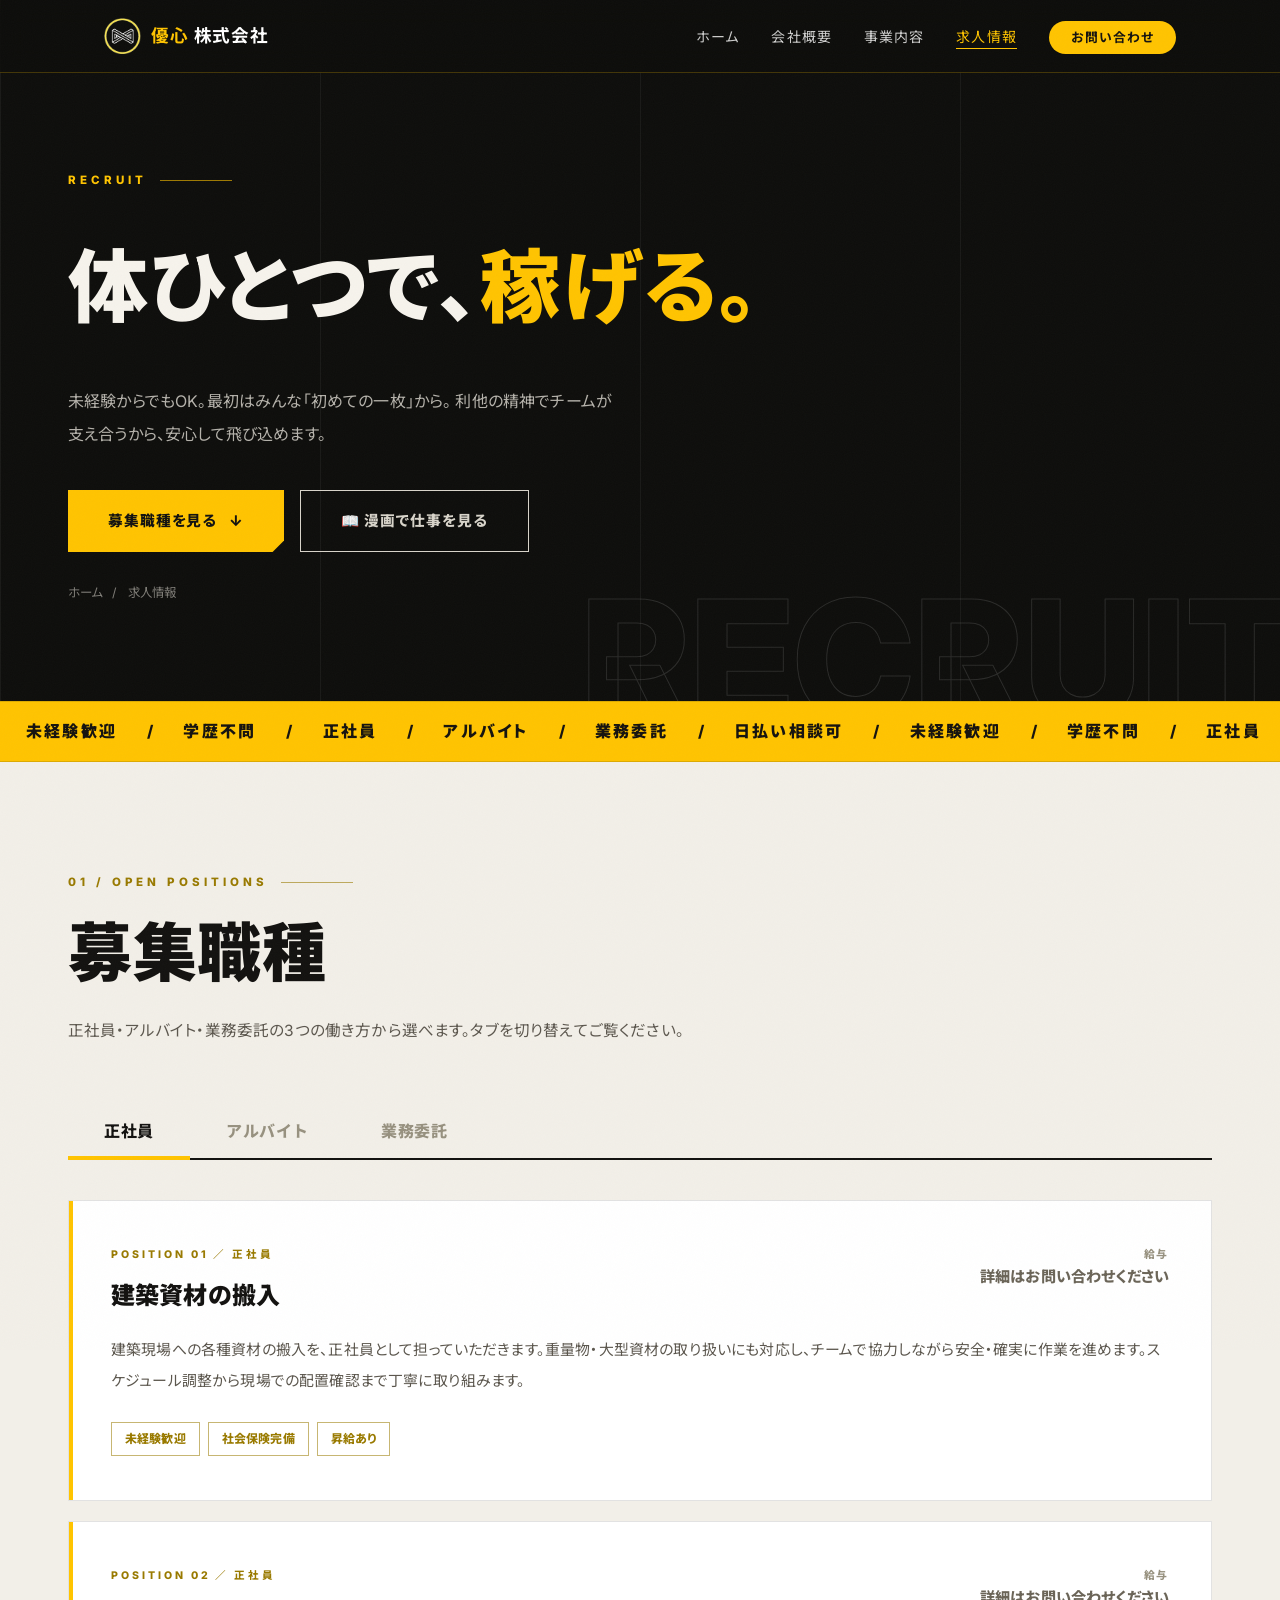
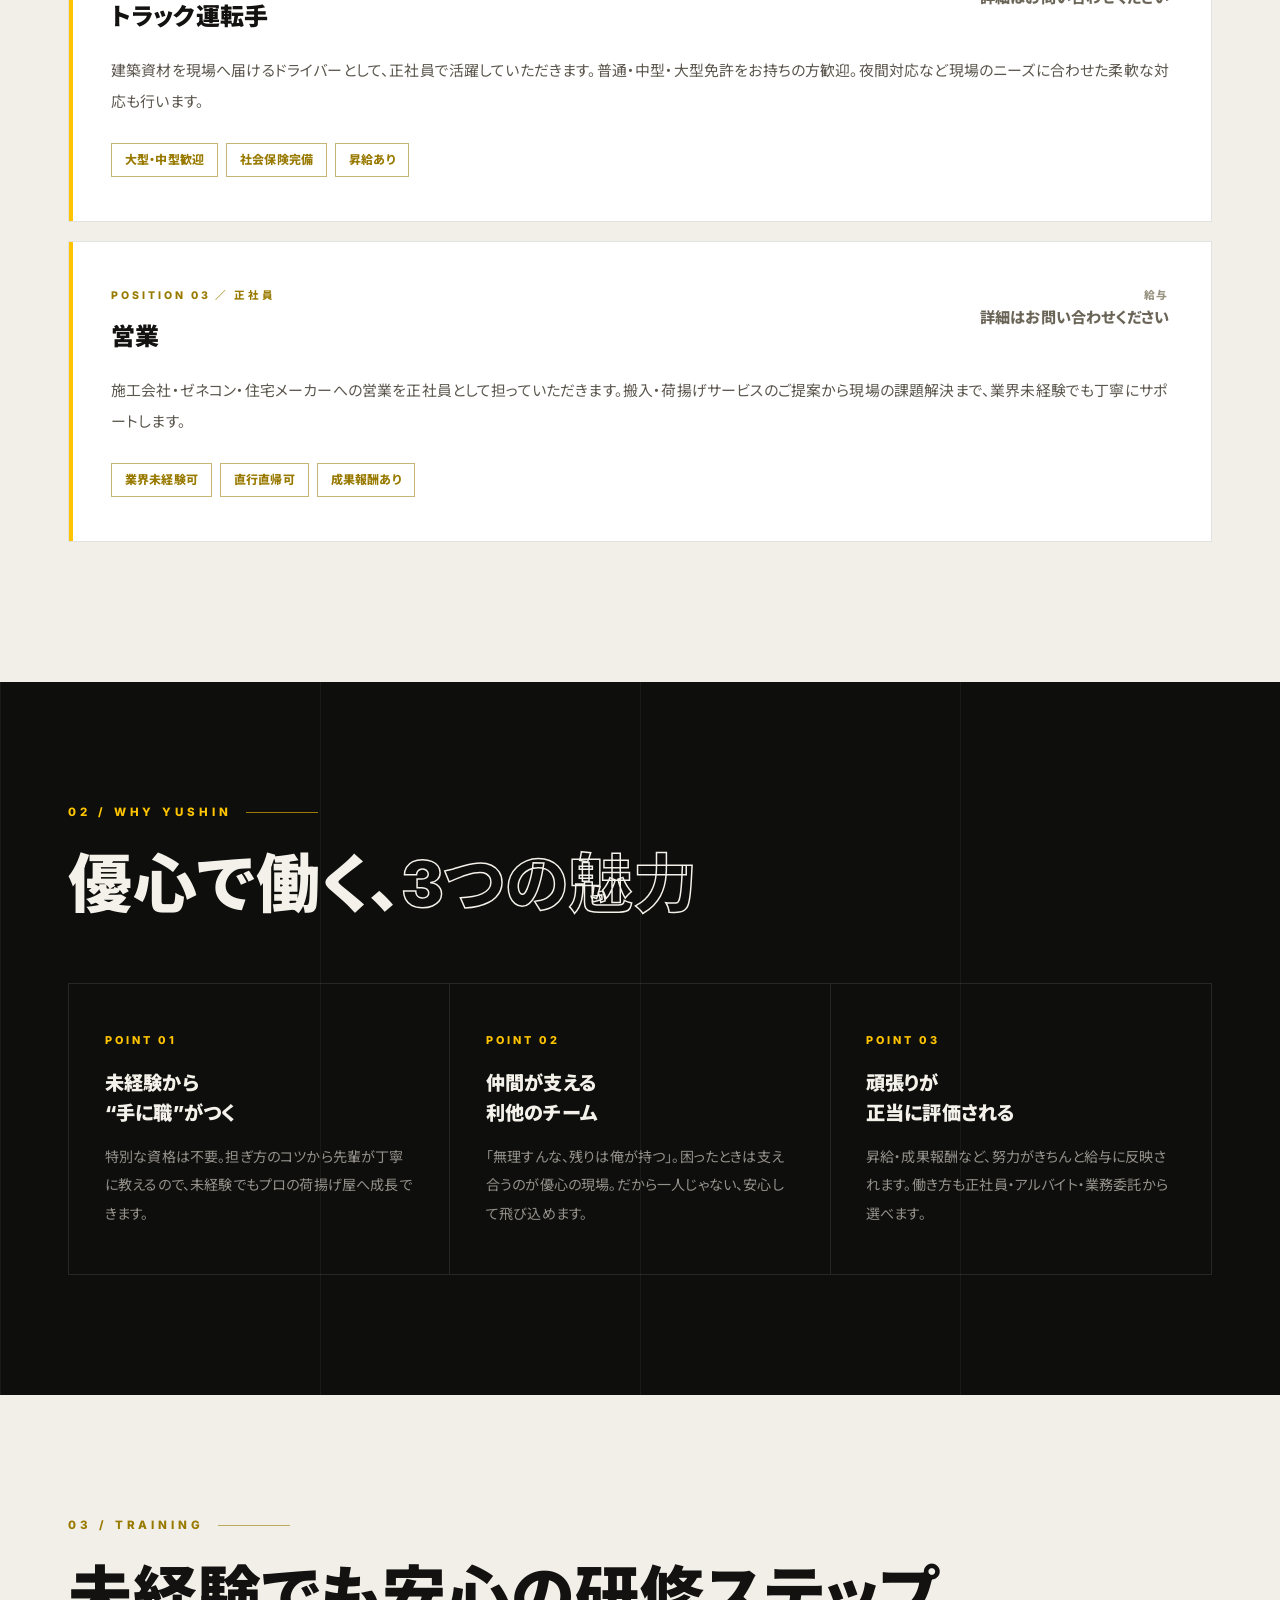
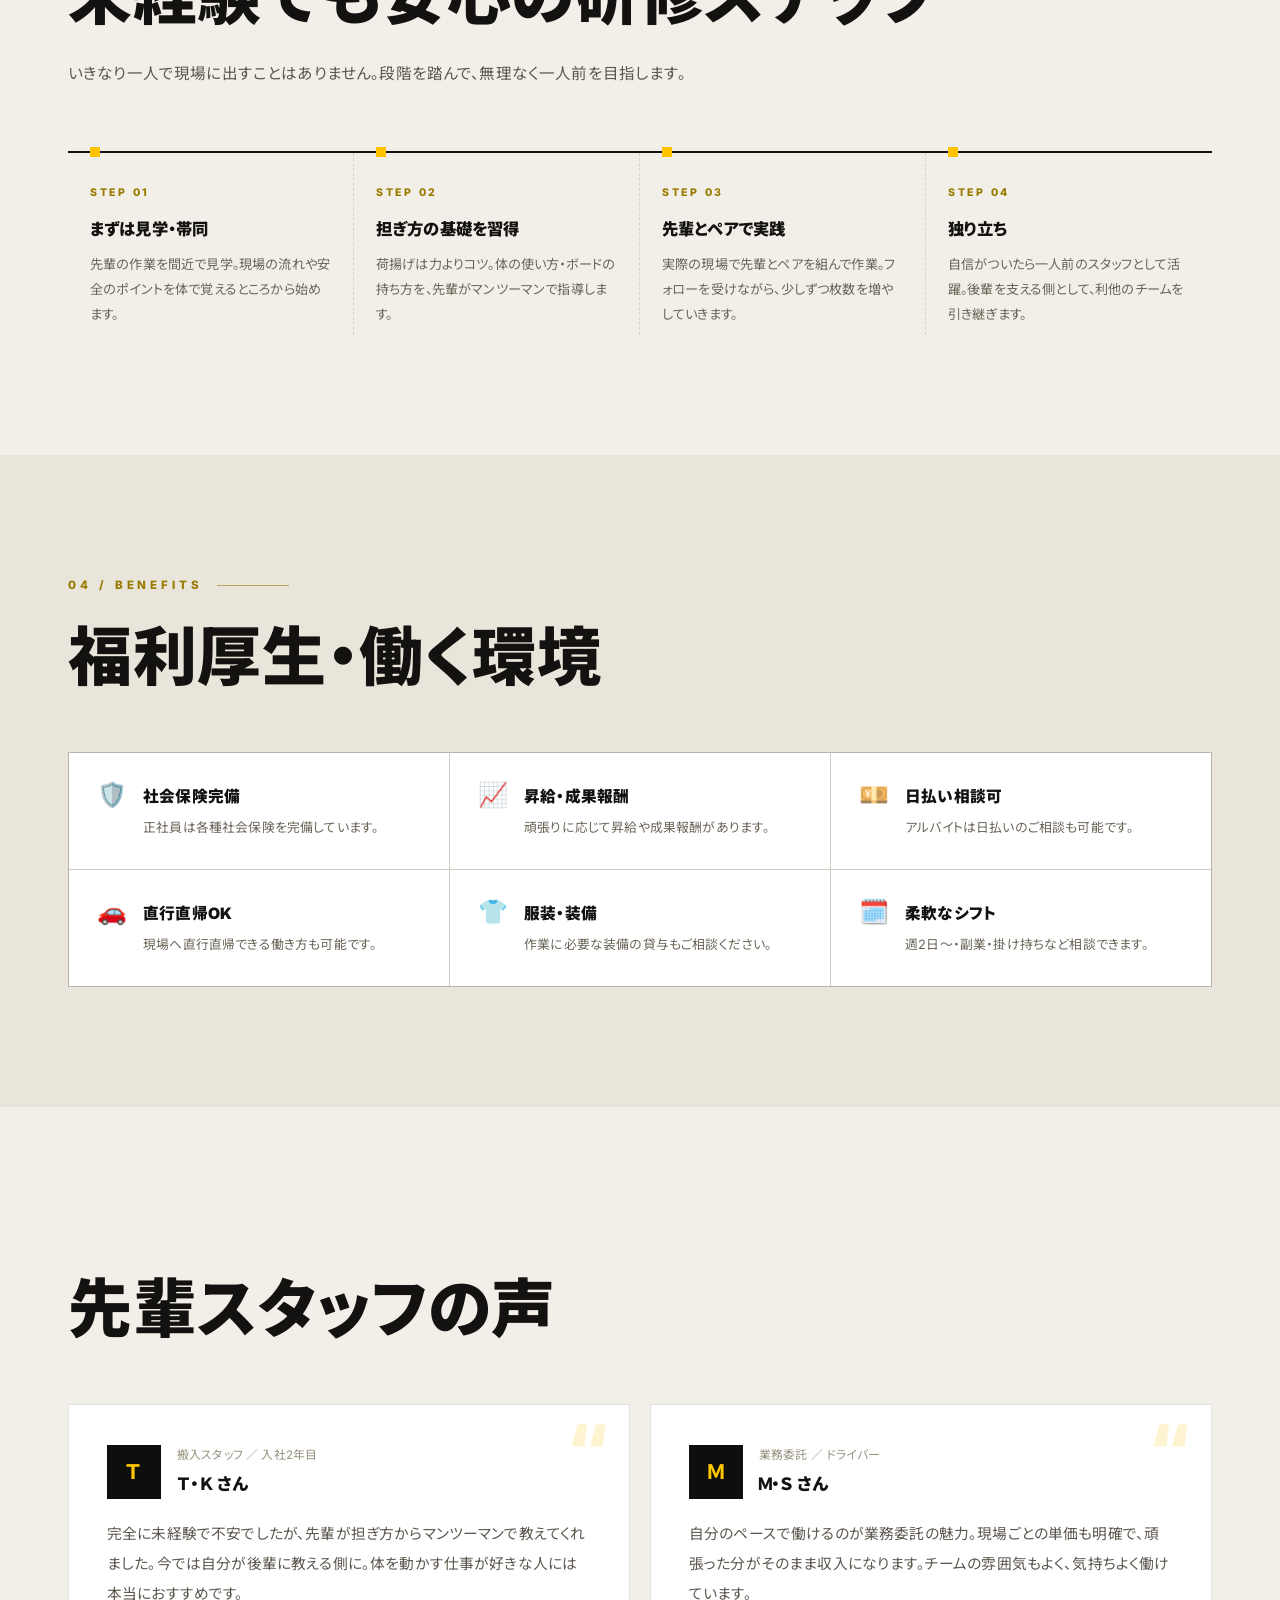
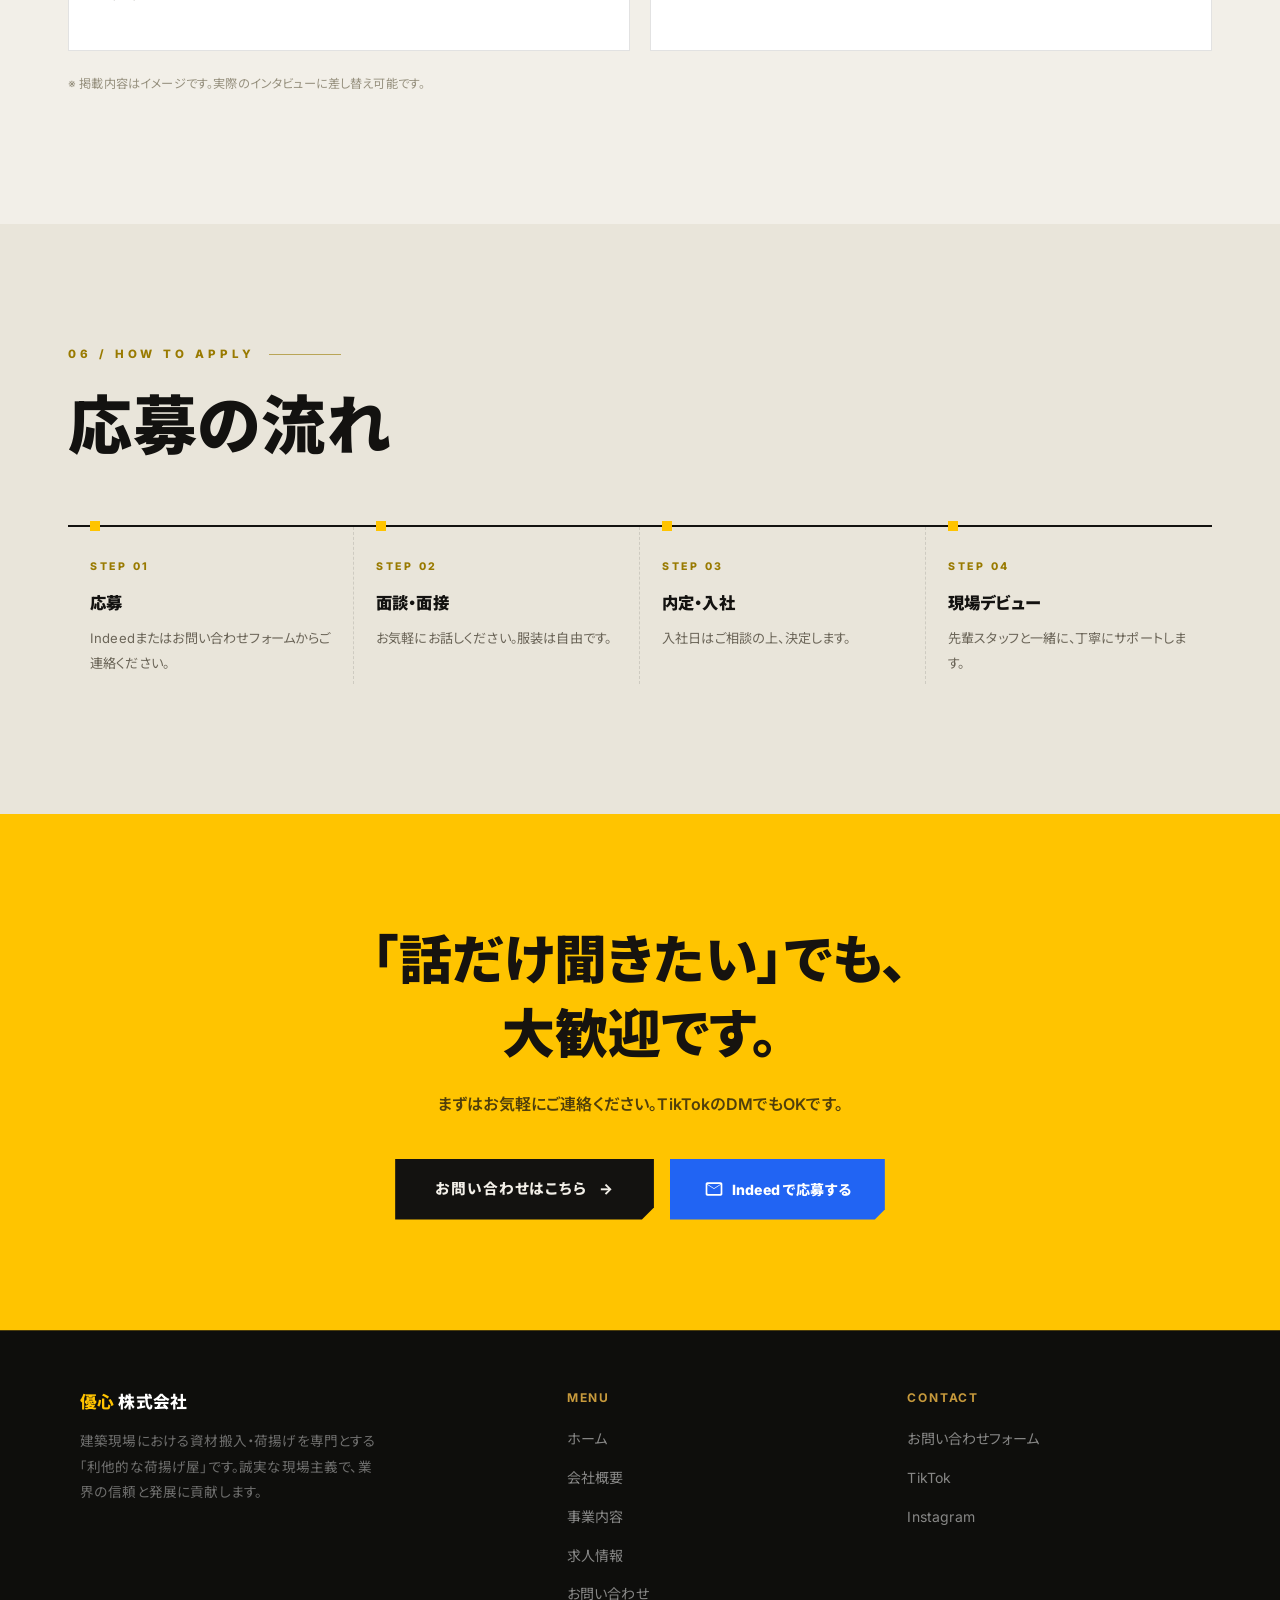
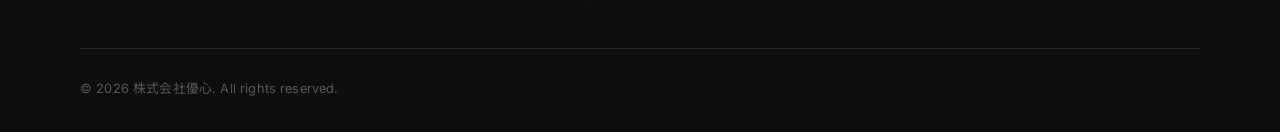
<file: recruit.html>
<!DOCTYPE html>
<html lang="ja">
<head>
  <meta charset="UTF-8">
  <meta name="viewport" content="width=device-width, initial-scale=1.0">
  <title>求人情報 | 株式会社優心</title>
  <meta name="description" content="株式会社優心の求人情報。正社員・アルバイト・業務委託で建築資材搬入・トラック運転手・営業スタッフを募集中。未経験歓迎・学歴不問。">
  <link rel="stylesheet" href="style.css?v=yellow2">
  <link rel="stylesheet" href="home.css?v=yellow2">
  <style>
    /* ---- recruit page ---- */
    .rc-hero { position: relative; background: var(--coal); padding: 170px 0 96px; overflow: hidden; }
    .rc-hero .ghost {
      position: absolute; right: -1vw; bottom: -2.4vw;
      font-family: 'Inter', var(--font-jp); font-weight: 800;
      font-size: clamp(4.2rem, 13vw, 10.5rem); line-height: 1;
      color: transparent; -webkit-text-stroke: 1px rgba(255,255,255,0.12);
      pointer-events: none; user-select: none;
    }
    .rc-hero .grid { position: absolute; inset: 0; pointer-events: none;
      background-image: linear-gradient(to right, var(--line-d) 1px, transparent 1px);
      background-size: 25% 100%; opacity: 0.5; }
    .rc-hero h1 { font-size: clamp(2.6rem, 7vw, 5rem); font-weight: 900; color: #f6f3ec; margin-top: 24px; letter-spacing: 0.02em; }
    .rc-hero .lead { margin-top: 26px; max-width: 560px; color: rgba(238,234,224,0.75); line-height: 2.1; }
    .rc-hero .crumb { margin-top: 30px; font-size: 0.78rem; color: rgba(238,234,224,0.5); display: flex; gap: 10px; }
    .rc-hero .crumb a:hover { color: var(--org); }

    /* jobs */
    .rc-jobs { padding: 110px 0 120px; }
    .rc-tabs { display: flex; gap: 0; border-bottom: 2px solid var(--ink); margin-top: 54px; }
    .rc-tab {
      background: none; border: none; cursor: pointer; font-family: inherit;
      padding: 16px 36px; font-weight: 800; font-size: 1rem; color: #97917f;
      position: relative; transition: color 0.25s var(--ease); letter-spacing: 0.04em;
    }
    .rc-tab:hover { color: var(--ink); }
    .rc-tab.active { color: var(--ink); }
    .rc-tab.active::after { content: ''; position: absolute; left: 0; right: 0; bottom: -2px; height: 4px; background: var(--org); }
    .tab-panel { display: none; padding-top: 40px; }
    .tab-panel.active { display: block; }

    .rc-job { background: #fff; border: 1px solid var(--line-l); padding: 44px 42px; margin-bottom: 20px; position: relative; overflow: hidden; transition: transform 0.3s var(--ease), box-shadow 0.3s var(--ease); }
    .rc-job:hover { transform: translateY(-4px); box-shadow: 0 18px 40px rgba(19,18,16,0.10); }
    .rc-job::before { content: ''; position: absolute; left: 0; top: 0; bottom: 0; width: 4px; background: var(--org); }
    .rc-job .head { display: flex; flex-wrap: wrap; align-items: flex-start; justify-content: space-between; gap: 18px; margin-bottom: 18px; }
    .rc-job .pos { font-family: 'Inter', var(--font-jp); font-weight: 800; font-size: 0.66rem; letter-spacing: 0.28em; color: var(--org); }
    .rc-job h3 { font-size: 1.5rem; font-weight: 900; color: var(--ink); margin-top: 10px; }
    .rc-job .sal { text-align: right; }
    .rc-job .sal .k { font-size: 0.68rem; font-weight: 800; letter-spacing: 0.14em; color: #97917f; margin-bottom: 4px; }
    .rc-job .sal .v { font-family: 'Inter', var(--font-jp); font-weight: 800; font-size: 1.7rem; color: var(--org-deep); line-height: 1.1; }
    .rc-job .sal .v small { font-size: 0.85rem; color: #6b6558; font-weight: 700; }
    .rc-job .sal .v.ask { font-size: 0.95rem; color: #6b6558; font-family: inherit; }
    .rc-job > p { color: #5c574e; line-height: 2.05; font-size: 0.93rem; margin-bottom: 26px; }
    .rc-job .foot { display: flex; flex-wrap: wrap; align-items: center; justify-content: space-between; gap: 16px; }
    .rc-job .tags { display: flex; flex-wrap: wrap; gap: 8px; }
    .rc-job .tags span { font-size: 0.75rem; font-weight: 800; color: var(--org-deep); border: 1.5px solid rgba(255,196,0,0.5); padding: 5px 13px; }
    .indeed-btn { display: inline-flex; align-items: center; gap: 8px; background: #2164f3; color: #fff; padding: 12px 26px; font-weight: 800; font-size: 0.88rem; text-decoration: none; transition: background 0.2s, transform 0.2s; clip-path: polygon(0 0, 100% 0, 100% calc(100% - 10px), calc(100% - 10px) 100%, 0 100%); }
    .indeed-btn:hover { background: #1a52d4; transform: translateY(-2px); }

    /* why cells (dark) */
    .rc-why { padding: 120px 0; }
    .rc-why-grid { display: grid; grid-template-columns: repeat(3, 1fr); margin-top: 60px; border: 1px solid var(--line-d); }
    .rc-cell { padding: 46px 36px; border-right: 1px solid var(--line-d); }
    .rc-cell:last-child { border-right: none; }
    .rc-cell .no { font-family: 'Inter', var(--font-jp); font-weight: 800; font-size: 0.68rem; letter-spacing: 0.28em; color: var(--org); }
    .rc-cell h3 { font-size: 1.2rem; font-weight: 900; color: #f4f1ea; margin: 16px 0 14px; line-height: 1.6; }
    .rc-cell p { font-size: 0.88rem; color: rgba(230,226,216,0.62); line-height: 2; }

    /* training steps */
    .rc-train { padding: 120px 0; }
    .rc-steps { display: grid; grid-template-columns: repeat(4, 1fr); margin-top: 60px; border-top: 2px solid var(--ink); }
    .rc-step { padding: 30px 22px 8px; border-right: 1px dashed var(--line-l); position: relative; }
    .rc-step:last-child { border-right: none; }
    .rc-step::before { content: ''; position: absolute; top: -6px; left: 22px; width: 10px; height: 10px; background: var(--org); }
    .rc-step .no { font-family: 'Inter', var(--font-jp); font-weight: 800; font-size: 0.66rem; letter-spacing: 0.26em; color: var(--org); }
    .rc-step h3 { font-size: 1.02rem; font-weight: 900; color: var(--ink); margin: 12px 0 8px; }
    .rc-step p { font-size: 0.82rem; color: #6b6558; line-height: 1.9; }

    /* benefits */
    .rc-bene { padding: 120px 0; }
    .rc-bene-grid { display: grid; grid-template-columns: repeat(3, 1fr); gap: 1px; background: var(--line-l); border: 1px solid var(--line-l); margin-top: 56px; }
    .rc-bene-cell { background: #fff; padding: 30px 28px; display: flex; gap: 16px; align-items: flex-start; }
    .rc-bene-cell .ico { font-size: 1.5rem; line-height: 1; }
    .rc-bene-cell h3 { font-size: 0.98rem; font-weight: 900; color: var(--ink); margin-bottom: 5px; }
    .rc-bene-cell p { font-size: 0.8rem; color: #6b6558; line-height: 1.8; }

    /* voice */
    .rc-voice { padding: 120px 0 130px; }
    .rc-voice-grid { display: grid; grid-template-columns: 1fr 1fr; gap: 20px; margin-top: 56px; }
    .rc-voice-card { background: #fff; border: 1px solid var(--line-l); padding: 40px 38px; position: relative; }
    .rc-voice-card::before { content: '\201C'; position: absolute; top: 8px; right: 22px; font-family: 'Inter', var(--font-jp); font-size: 5rem; font-weight: 800; color: rgba(255,196,0,0.18); line-height: 1; }
    .rc-voice-card .who { display: flex; align-items: center; gap: 16px; margin-bottom: 20px; }
    .rc-voice-card .av { width: 54px; height: 54px; flex-shrink: 0; background: var(--coal); color: var(--org); display: inline-flex; align-items: center; justify-content: center; font-weight: 800; font-size: 1.25rem; }
    .rc-voice-card .role { font-size: 0.74rem; color: #97917f; }
    .rc-voice-card .nm { font-size: 1.05rem; font-weight: 900; color: var(--ink); margin-top: 2px; }
    .rc-voice-card .tx { color: #5c574e; line-height: 2.05; font-size: 0.92rem; }

    @media (max-width: 900px) {
      .rc-why-grid { grid-template-columns: 1fr; }
      .rc-cell { border-right: none; border-bottom: 1px solid var(--line-d); }
      .rc-cell:last-child { border-bottom: none; }
      .rc-steps { grid-template-columns: repeat(2, 1fr); border-top: none; }
      .rc-step { border-top: 2px solid var(--ink); margin-bottom: 8px; }
      .rc-bene-grid { grid-template-columns: 1fr; }
      .rc-voice-grid { grid-template-columns: 1fr; }
      .rc-tab { padding: 14px 22px; font-size: 0.92rem; }
      .rc-job { padding: 34px 26px; }
      .rc-job .sal { text-align: left; }
    }
    @media (max-width: 560px) { .rc-steps { grid-template-columns: 1fr; } }
  </style>
</head>
<body>

  <!-- Header -->
  <header class="site-header">
    <div class="header-inner">
      <a href="index.html" class="site-logo">
        <img src="logo.png" alt="株式会社優心ロゴ" class="logo-img">
        <span class="logo-text"><span>優心</span> 株式会社</span>
      </a>
      <nav>
        <ul class="nav-links">
          <li><a href="index.html">ホーム</a></li>
          <li><a href="about.html">会社概要</a></li>
          <li><a href="business.html">事業内容</a></li>
          <li><a href="recruit.html" class="active">求人情報</a></li>
          <li><a href="contact.html" class="nav-cta">お問い合わせ</a></li>
        </ul>
      </nav>
    </div>
  </header>

  <main>

    <!-- ============ Page hero ============ -->
    <section class="rc-hero">
      <div class="grid"></div>
      <span class="ghost" aria-hidden="true">RECRUIT</span>
      <div class="ed-wrap" style="position:relative;">
        <p class="ed-index">Recruit</p>
        <h1>体ひとつで、<span style="color:var(--org);">稼げる。</span></h1>
        <p class="lead">
          未経験からでもOK。最初はみんな「初めての一枚」から。
          利他の精神でチームが支え合うから、安心して飛び込めます。
        </p>
        <div class="hv-cta" style="margin-top:38px;">
          <a href="#jobs" class="b-solid">募集職種を見る <span class="b-arrow">↓</span></a>
          <a href="manga.html" class="b-ghost">📖 漫画で仕事を見る</a>
        </div>
        <nav class="crumb" aria-label="パンくず">
          <a href="index.html">ホーム</a><span>/</span><span>求人情報</span>
        </nav>
      </div>
    </section>

    <!-- ============ Tape ============ -->
    <div class="tape" aria-hidden="true">
      <div class="tape-track">
        <span><span class="t">未経験歓迎</span><span class="s">/</span><span class="t">学歴不問</span><span class="s">/</span><span class="t">正社員</span><span class="s">/</span><span class="t">アルバイト</span><span class="s">/</span><span class="t">業務委託</span><span class="s">/</span><span class="t">日払い相談可</span><span class="s">/</span></span>
        <span><span class="t">未経験歓迎</span><span class="s">/</span><span class="t">学歴不問</span><span class="s">/</span><span class="t">正社員</span><span class="s">/</span><span class="t">アルバイト</span><span class="s">/</span><span class="t">業務委託</span><span class="s">/</span><span class="t">日払い相談可</span><span class="s">/</span></span>
      </div>
    </div>

    <!-- ============ Jobs ============ -->
    <section class="rc-jobs light-sec" id="jobs">
      <div class="ed-wrap">
        <p class="ed-index">01 / Open Positions</p>
        <h2 class="ed-title">募集職種</h2>
        <p class="ed-body" style="margin-top:22px; max-width:640px;">
          正社員・アルバイト・業務委託の3つの働き方から選べます。タブを切り替えてご覧ください。
        </p>

        <div class="rc-tabs">
          <button class="rc-tab active" data-tab="seishain">正社員</button>
          <button class="rc-tab" data-tab="arbeit">アルバイト</button>
          <button class="rc-tab" data-tab="gyomu">業務委託</button>
        </div>

        <!-- 正社員 -->
        <div class="tab-panel active" id="tab-seishain">
          <div class="rc-job">
            <div class="head">
              <div>
                <p class="pos">POSITION 01 ／ 正社員</p>
                <h3>建築資材の搬入</h3>
              </div>
              <div class="sal">
                <p class="k">給与</p>
                <p class="v ask">詳細はお問い合わせください</p>
              </div>
            </div>
            <p>
              建築現場への各種資材の搬入を、正社員として担っていただきます。重量物・大型資材の取り扱いにも対応し、チームで協力しながら安全・確実に作業を進めます。スケジュール調整から現場での配置確認まで丁寧に取り組みます。
            </p>
            <div class="foot">
              <div class="tags"><span>未経験歓迎</span><span>社会保険完備</span><span>昇給あり</span></div>
            </div>
          </div>

          <div class="rc-job">
            <div class="head">
              <div>
                <p class="pos">POSITION 02 ／ 正社員</p>
                <h3>トラック運転手</h3>
              </div>
              <div class="sal">
                <p class="k">給与</p>
                <p class="v ask">詳細はお問い合わせください</p>
              </div>
            </div>
            <p>
              建築資材を現場へ届けるドライバーとして、正社員で活躍していただきます。普通・中型・大型免許をお持ちの方歓迎。夜間対応など現場のニーズに合わせた柔軟な対応も行います。
            </p>
            <div class="foot">
              <div class="tags"><span>大型・中型歓迎</span><span>社会保険完備</span><span>昇給あり</span></div>
            </div>
          </div>

          <div class="rc-job">
            <div class="head">
              <div>
                <p class="pos">POSITION 03 ／ 正社員</p>
                <h3>営業</h3>
              </div>
              <div class="sal">
                <p class="k">給与</p>
                <p class="v ask">詳細はお問い合わせください</p>
              </div>
            </div>
            <p>
              施工会社・ゼネコン・住宅メーカーへの営業を正社員として担っていただきます。搬入・荷揚げサービスのご提案から現場の課題解決まで、業界未経験でも丁寧にサポートします。
            </p>
            <div class="foot">
              <div class="tags"><span>業界未経験可</span><span>直行直帰可</span><span>成果報酬あり</span></div>
            </div>
          </div>
        </div>

        <!-- アルバイト -->
        <div class="tab-panel" id="tab-arbeit">
          <div class="rc-job">
            <div class="head">
              <div>
                <p class="pos">POSITION 01 ／ アルバイト</p>
                <h3>建築資材の搬入</h3>
              </div>
              <div class="sal">
                <p class="k">給与</p>
                <p class="v ask">詳細はお問い合わせください</p>
              </div>
            </div>
            <p>
              建築現場への資材搬入をアルバイトとして担っていただきます。週数日からOK。未経験者も丁寧に指導しますので、体を動かすことが好きな方はぜひご応募ください。
            </p>
            <div class="foot">
              <div class="tags"><span>週2日〜OK</span><span>未経験歓迎</span><span>日払い相談可</span></div>
            </div>
          </div>

          <div class="rc-job">
            <div class="head">
              <div>
                <p class="pos">POSITION 02 ／ アルバイト</p>
                <h3>トラック運転手</h3>
              </div>
              <div class="sal">
                <p class="k">給与</p>
                <p class="v ask">詳細はお問い合わせください</p>
              </div>
            </div>
            <p>
              建築資材の配送をアルバイトとして担っていただきます。普通免許以上をお持ちであれば歓迎。シフト制で働けるため、副業や掛け持ちの方もご相談ください。
            </p>
            <div class="foot">
              <div class="tags"><span>普通免許可</span><span>シフト制</span><span>副業・掛け持ちOK</span></div>
            </div>
          </div>
        </div>

        <!-- 業務委託 -->
        <div class="tab-panel" id="tab-gyomu">
          <div class="rc-job">
            <div class="head">
              <div>
                <p class="pos">POSITION 01 ／ 業務委託</p>
                <h3>建築資材の搬入</h3>
              </div>
              <div class="sal">
                <p class="k">報酬（1現場あたり）</p>
                <p class="v">7,500<small>円〜</small></p>
              </div>
            </div>
            <p>
              業務委託として、建築現場への資材搬入を請け負っていただきます。1現場単位の依頼で、自分のペースで働けます。未経験者は7,500円〜、経験者は8,500円〜の現場単価です。
            </p>
            <div class="foot">
              <div class="tags"><span>未経験：7,500円〜</span><span>経験者：8,500円〜</span><span>自由なペースで</span></div>
            </div>
          </div>

          <div class="rc-job">
            <div class="head">
              <div>
                <p class="pos">POSITION 02 ／ 業務委託</p>
                <h3>営業</h3>
              </div>
              <div class="sal">
                <p class="k">報酬</p>
                <p class="v ask">詳細はお問い合わせください</p>
              </div>
            </div>
            <p>
              業務委託として、施工会社・ゼネコンへの営業活動を担っていただきます。成果に応じた報酬制。自分のネットワークや経験を活かしたい方に最適です。
            </p>
            <div class="foot">
              <div class="tags"><span>成果報酬制</span><span>完全自由裁量</span><span>副業歓迎</span></div>
            </div>
          </div>
        </div>
      </div>
    </section>

    <!-- ============ Why ============ -->
    <section class="rc-why dark-sec gridlines">
      <div class="ed-wrap">
        <p class="ed-index">02 / Why Yushin</p>
        <h2 class="ed-title">優心で働く、<span class="stroke">3つの魅力</span></h2>
        <div class="rc-why-grid">
          <div class="rc-cell">
            <p class="no">POINT 01</p>
            <h3>未経験から<br>“手に職”がつく</h3>
            <p>特別な資格は不要。担ぎ方のコツから先輩が丁寧に教えるので、未経験でもプロの荷揚げ屋へ成長できます。</p>
          </div>
          <div class="rc-cell">
            <p class="no">POINT 02</p>
            <h3>仲間が支える<br>利他のチーム</h3>
            <p>「無理すんな、残りは俺が持つ」。困ったときは支え合うのが優心の現場。だから一人じゃない、安心して飛び込めます。</p>
          </div>
          <div class="rc-cell">
            <p class="no">POINT 03</p>
            <h3>頑張りが<br>正当に評価される</h3>
            <p>昇給・成果報酬など、努力がきちんと給与に反映されます。働き方も正社員・アルバイト・業務委託から選べます。</p>
          </div>
        </div>
      </div>
    </section>

    <!-- ============ Training ============ -->
    <section class="rc-train light-sec">
      <div class="ed-wrap">
        <p class="ed-index">03 / Training</p>
        <h2 class="ed-title">未経験でも安心の研修ステップ</h2>
        <p class="ed-body" style="margin-top:22px; max-width:640px;">
          いきなり一人で現場に出すことはありません。段階を踏んで、無理なく一人前を目指します。
        </p>
        <div class="rc-steps">
          <div class="rc-step">
            <p class="no">STEP 01</p>
            <h3>まずは見学・帯同</h3>
            <p>先輩の作業を間近で見学。現場の流れや安全のポイントを体で覚えるところから始めます。</p>
          </div>
          <div class="rc-step">
            <p class="no">STEP 02</p>
            <h3>担ぎ方の基礎を習得</h3>
            <p>荷揚げは力よりコツ。体の使い方・ボードの持ち方を、先輩がマンツーマンで指導します。</p>
          </div>
          <div class="rc-step">
            <p class="no">STEP 03</p>
            <h3>先輩とペアで実践</h3>
            <p>実際の現場で先輩とペアを組んで作業。フォローを受けながら、少しずつ枚数を増やしていきます。</p>
          </div>
          <div class="rc-step">
            <p class="no">STEP 04</p>
            <h3>独り立ち</h3>
            <p>自信がついたら一人前のスタッフとして活躍。後輩を支える側として、利他のチームを引き継ぎます。</p>
          </div>
        </div>
      </div>
    </section>

    <!-- ============ Benefits ============ -->
    <section class="rc-bene light-sec" style="background:var(--paper-2);">
      <div class="ed-wrap">
        <p class="ed-index">04 / Benefits</p>
        <h2 class="ed-title">福利厚生・働く環境</h2>
        <div class="rc-bene-grid">
          <div class="rc-bene-cell"><span class="ico">🛡️</span><div><h3>社会保険完備</h3><p>正社員は各種社会保険を完備しています。</p></div></div>
          <div class="rc-bene-cell"><span class="ico">📈</span><div><h3>昇給・成果報酬</h3><p>頑張りに応じて昇給や成果報酬があります。</p></div></div>
          <div class="rc-bene-cell"><span class="ico">💴</span><div><h3>日払い相談可</h3><p>アルバイトは日払いのご相談も可能です。</p></div></div>
          <div class="rc-bene-cell"><span class="ico">🚗</span><div><h3>直行直帰OK</h3><p>現場へ直行直帰できる働き方も可能です。</p></div></div>
          <div class="rc-bene-cell"><span class="ico">👕</span><div><h3>服装・装備</h3><p>作業に必要な装備の貸与もご相談ください。</p></div></div>
          <div class="rc-bene-cell"><span class="ico">🗓️</span><div><h3>柔軟なシフト</h3><p>週2日〜・副業・掛け持ちなど相談できます。</p></div></div>
        </div>
      </div>
    </section>

    <!-- ============ Voice ============ -->
    <section class="rc-voice light-sec">
      <div class="ed-wrap">
        <p class="ed-index">05 / Voice</p>
        <h2 class="ed-title">先輩スタッフの声</h2>
        <div class="rc-voice-grid">
          <div class="rc-voice-card">
            <div class="who">
              <span class="av">Ｔ</span>
              <div>
                <div class="role">搬入スタッフ ／ 入社2年目</div>
                <div class="nm">Ｔ・Ｋ さん</div>
              </div>
            </div>
            <p class="tx">完全に未経験で不安でしたが、先輩が担ぎ方からマンツーマンで教えてくれました。今では自分が後輩に教える側に。体を動かす仕事が好きな人には本当におすすめです。</p>
          </div>
          <div class="rc-voice-card">
            <div class="who">
              <span class="av">Ｍ</span>
              <div>
                <div class="role">業務委託 ／ ドライバー</div>
                <div class="nm">Ｍ・Ｓ さん</div>
              </div>
            </div>
            <p class="tx">自分のペースで働けるのが業務委託の魅力。現場ごとの単価も明確で、頑張った分がそのまま収入になります。チームの雰囲気もよく、気持ちよく働けています。</p>
          </div>
        </div>
        <p style="font-size:0.76rem; color:#97917f; margin-top:22px;">※ 掲載内容はイメージです。実際のインタビューに差し替え可能です。</p>
      </div>
    </section>

    <!-- ============ Flow ============ -->
    <section class="rc-train light-sec" style="background:var(--paper-2); padding-bottom:130px;">
      <div class="ed-wrap">
        <p class="ed-index">06 / How to Apply</p>
        <h2 class="ed-title">応募の流れ</h2>
        <div class="rc-steps">
          <div class="rc-step">
            <p class="no">STEP 01</p>
            <h3>応募</h3>
            <p>Indeedまたはお問い合わせフォームからご連絡ください。</p>
          </div>
          <div class="rc-step">
            <p class="no">STEP 02</p>
            <h3>面談・面接</h3>
            <p>お気軽にお話しください。服装は自由です。</p>
          </div>
          <div class="rc-step">
            <p class="no">STEP 03</p>
            <h3>内定・入社</h3>
            <p>入社日はご相談の上、決定します。</p>
          </div>
          <div class="rc-step">
            <p class="no">STEP 04</p>
            <h3>現場デビュー</h3>
            <p>先輩スタッフと一緒に、丁寧にサポートします。</p>
          </div>
        </div>
      </div>
    </section>

    <!-- ============ CTA ============ -->
    <div class="last-cta">
      <span class="wm" aria-hidden="true">JOIN US</span>
      <h2>「話だけ聞きたい」でも、<br>大歓迎です。</h2>
      <p>まずはお気軽にご連絡ください。TikTokのDMでもOKです。</p>
      <div style="display:flex; flex-wrap:wrap; gap:16px; justify-content:center; position:relative;">
        <a href="contact.html" class="b-solid">お問い合わせはこちら <span class="b-arrow">→</span></a>
        <a href="https://jp.indeed.com/job/%E8%B3%87%E6%9D%90%E6%90%AC%E5%85%A5%E8%8D%B7%E6%8F%9A%E3%81%92%E3%82%B9%E3%82%BF%E3%83%83%E3%83%95-811b5a489effc8fc" target="_blank" rel="noopener" class="indeed-btn" style="padding:16px 34px;">
          <svg width="20" height="20" viewBox="0 0 24 24" fill="white"><path d="M20 4H4c-1.1 0-2 .9-2 2v12c0 1.1.9 2 2 2h16c1.1 0 2-.9 2-2V6c0-1.1-.9-2-2-2zm-1 14H5c-.55 0-1-.45-1-1V7l8 5 8-5v10c0 .55-.45 1-1 1zm-7-7L4 6h16l-8 5z"/></svg>
          Indeed で応募する
        </a>
      </div>
    </div>

  </main>

  <!-- Footer -->
  <footer class="site-footer">
    <div class="footer-inner">
      <div class="footer-top">
        <div class="footer-brand">
          <div class="footer-logo"><span>優心</span> 株式会社</div>
          <p>建築現場における資材搬入・荷揚げを専門とする「利他的な荷揚げ屋」です。誠実な現場主義で、業界の信頼と発展に貢献します。</p>
        </div>
        <div>
          <p class="footer-nav-title">Menu</p>
          <ul class="footer-nav-links">
            <li><a href="index.html">ホーム</a></li>
            <li><a href="about.html">会社概要</a></li>
            <li><a href="business.html">事業内容</a></li>
            <li><a href="recruit.html">求人情報</a></li>
            <li><a href="contact.html">お問い合わせ</a></li>
          </ul>
        </div>
        <div>
          <p class="footer-nav-title">Contact</p>
          <ul class="footer-nav-links">
            <li><a href="contact.html">お問い合わせフォーム</a></li>
            <li><a href="https://www.tiktok.com/@yushin.inc129" target="_blank" rel="noopener">TikTok</a></li>
            <li><a href="https://www.instagram.com/yushin.inc" target="_blank" rel="noopener">Instagram</a></li>
          </ul>
        </div>
      </div>
      <div class="footer-bottom">
        <p>&copy; 2026 株式会社優心. All rights reserved.</p>
      </div>
    </div>
  </footer>

  <script>
    var btns = document.querySelectorAll('.rc-tab');
    var panels = document.querySelectorAll('.tab-panel');
    btns.forEach(function(btn) {
      btn.addEventListener('click', function() {
        btns.forEach(function(b) { b.classList.remove('active'); });
        panels.forEach(function(p) { p.classList.remove('active'); });
        btn.classList.add('active');
        document.getElementById('tab-' + btn.dataset.tab).classList.add('active');
      });
    });
  </script>
  <script src="site.js?v=yellow2" defer></script>

</body>
</html>
</file>
<file: style.css>
@import url('https://fonts.googleapis.com/css2?family=Inter:wght@400;500;600;700;800&family=Noto+Sans+JP:wght@400;500;700;900&display=swap');

/* ===== Reset & Base ===== */
*, *::before, *::after {
  box-sizing: border-box;
  margin: 0;
  padding: 0;
}

:root {
  --navy: #0a1020;
  --navy-light: #14233f;
  --gold: #c79a3c;
  --gold-light: #e0b955;
  --white: #ffffff;
  --gray-50: #f7f8fa;
  --gray-100: #eef1f5;
  --gray-200: #e3e7ee;
  --gray-300: #cdd3dd;
  --gray-500: #6b7280;
  --gray-700: #353b47;
  --gray-900: #131722;
  --font-jp: 'Inter', 'Noto Sans JP', 'Hiragino Kaku Gothic ProN', 'Hiragino Sans', 'Yu Gothic', sans-serif;

  /* layered shadows for depth */
  --shadow-sm: 0 1px 2px rgba(16,24,40,0.04), 0 1px 3px rgba(16,24,40,0.06);
  --shadow-md: 0 4px 12px rgba(16,24,40,0.06), 0 2px 6px rgba(16,24,40,0.04);
  --shadow-lg: 0 18px 40px rgba(16,24,40,0.10), 0 6px 14px rgba(16,24,40,0.06);
  --shadow-xl: 0 30px 60px rgba(16,24,40,0.14), 0 10px 24px rgba(16,24,40,0.08);
  --radius: 14px;
  --radius-sm: 10px;
  --ease: cubic-bezier(0.22, 0.61, 0.36, 1);
}

html { scroll-behavior: smooth; -webkit-text-size-adjust: 100%; }

body {
  font-family: var(--font-jp);
  color: var(--gray-700);
  background: var(--white);
  line-height: 1.8;
  -webkit-font-smoothing: antialiased;
  -moz-osx-font-smoothing: grayscale;
  text-rendering: optimizeLegibility;
  font-feature-settings: 'palt' 1;
  letter-spacing: 0.01em;
  overflow-x: hidden;
}

img { display: block; max-width: 100%; }
a { text-decoration: none; color: inherit; }
ul { list-style: none; }

::selection { background: rgba(199,154,60,0.25); color: var(--navy); }

h1, h2, h3, h4 { font-feature-settings: 'palt' 1; }

/* ===== Header / Nav ===== */
.site-header {
  position: fixed;
  top: 0;
  width: 100%;
  z-index: 100;
  background: #080e1a;
  border-bottom: 1px solid rgba(200, 169, 110, 0.2);
}

.header-inner {
  max-width: 1120px;
  margin: 0 auto;
  padding: 0 24px;
  height: 64px;
  display: flex;
  align-items: center;
  justify-content: space-between;
}

.site-logo {
  display: flex;
  flex-direction: row;
  align-items: center;
  gap: 10px;
  text-decoration: none;
}

.logo-img {
  height: 36px;
  width: auto;
  display: block;
  object-fit: contain;
  border-radius: 6px;
}

.logo-text {
  font-size: 1.1rem;
  font-weight: 700;
  color: var(--white);
  letter-spacing: 0.05em;
}
.logo-text span { color: var(--gold); }

.nav-links {
  display: flex;
  gap: 32px;
}

.nav-links a {
  color: rgba(255,255,255,0.8);
  font-size: 0.875rem;
  letter-spacing: 0.08em;
  transition: color 0.2s;
  position: relative;
}

.nav-links a::after {
  content: '';
  position: absolute;
  bottom: -4px;
  left: 0;
  width: 0;
  height: 1px;
  background: var(--gold);
  transition: width 0.3s;
}

.nav-links a:hover, .nav-links a.active {
  color: var(--gold);
}
.nav-links a:hover::after, .nav-links a.active::after {
  width: 100%;
}

.nav-cta {
  background: var(--gold);
  color: var(--navy) !important;
  padding: 8px 20px;
  border-radius: 4px;
  font-weight: 700;
  font-size: 0.8rem !important;
  transition: background 0.2s !important;
}
.nav-cta:hover { background: var(--gold-light) !important; }
.nav-cta::after { display: none !important; }

/* ===== Page Wrapper ===== */
.page-main { padding-top: 64px; }

/* ===== Hero ===== */
.hero {
  position: relative;
  min-height: 88vh;
  display: flex;
  align-items: center;
  background: linear-gradient(135deg, var(--navy) 0%, #0a1628 60%, #0f2040 100%);
  overflow: hidden;
}

.hero-slides {
  position: absolute;
  inset: 0;
  z-index: 0;
}

.hero-slide {
  position: absolute;
  inset: 0;
  background-size: cover;
  background-position: center;
  opacity: 0;
  transition: opacity 1.5s ease;
}

.hero-slide.active {
  opacity: 1;
}

.hero-overlay {
  position: absolute;
  inset: 0;
  background: linear-gradient(to bottom, rgba(8,14,26,0.72) 0%, rgba(8,14,26,0.58) 100%);
  z-index: 1;
}

.hero::before {
  content: '';
  position: absolute;
  inset: 0;
  background: url("data:image/svg+xml,%3Csvg xmlns='http://www.w3.org/2000/svg' width='60' height='60'%3E%3Crect width='60' height='60' fill='none'/%3E%3Cpath d='M0 60L60 0M-15 45L45 -15M15 75L75 15' stroke='rgba(200,169,110,0.06)' stroke-width='1'/%3E%3C/svg%3E") repeat;
  z-index: 2;
}

.hero-inner {
  position: relative;
  z-index: 3;
  max-width: 1120px;
  margin: 0 auto;
  padding: 80px 24px;
}

.hero-label {
  display: inline-block;
  font-size: 0.75rem;
  letter-spacing: 0.2em;
  color: var(--gold);
  text-transform: uppercase;
  margin-bottom: 24px;
  border-left: 2px solid var(--gold);
  padding-left: 12px;
}

.hero h1 {
  font-size: clamp(2rem, 5vw, 3.25rem);
  font-weight: 700;
  color: var(--white);
  line-height: 1.45;
  margin-bottom: 28px;
  letter-spacing: 0.03em;
}

.hero h1 em {
  font-style: normal;
  color: var(--gold);
}

.hero-desc {
  font-size: 1rem;
  color: rgba(255,255,255,0.7);
  max-width: 560px;
  line-height: 2;
  margin-bottom: 48px;
}

.btn-primary {
  display: inline-flex;
  align-items: center;
  gap: 8px;
  background: var(--gold);
  color: var(--navy);
  padding: 14px 36px;
  border-radius: 4px;
  font-weight: 700;
  font-size: 0.95rem;
  letter-spacing: 0.05em;
  transition: background 0.2s, transform 0.2s;
}
.btn-primary:hover {
  background: var(--gold-light);
  transform: translateY(-1px);
}

.btn-secondary {
  display: inline-flex;
  align-items: center;
  gap: 8px;
  border: 1px solid var(--gold);
  color: var(--gold);
  padding: 13px 32px;
  border-radius: 4px;
  font-weight: 600;
  font-size: 0.95rem;
  letter-spacing: 0.05em;
  transition: background 0.2s, color 0.2s;
  margin-left: 16px;
}
.btn-secondary:hover {
  background: rgba(200,169,110,0.1);
}

.hero-stats {
  display: flex;
  gap: 48px;
  margin-top: 64px;
  padding-top: 40px;
  border-top: 1px solid rgba(255,255,255,0.1);
}

.hero-stat-value {
  font-size: 2rem;
  font-weight: 700;
  color: var(--gold);
}

.hero-stat-label {
  font-size: 0.8rem;
  color: rgba(255,255,255,0.5);
  letter-spacing: 0.1em;
  margin-top: 4px;
}

/* ===== Section Common ===== */
.section {
  padding: 96px 24px;
}

.section-inner {
  max-width: 1120px;
  margin: 0 auto;
}

.section-label {
  font-size: 0.72rem;
  letter-spacing: 0.2em;
  color: var(--gold);
  text-transform: uppercase;
  margin-bottom: 12px;
  display: flex;
  align-items: center;
  gap: 10px;
}
.section-label::before {
  content: '';
  width: 24px;
  height: 1px;
  background: var(--gold);
}

.section-title {
  font-size: clamp(1.6rem, 3vw, 2.25rem);
  font-weight: 700;
  color: var(--gray-900);
  line-height: 1.4;
  margin-bottom: 20px;
}

.section-desc {
  color: var(--gray-500);
  max-width: 600px;
  line-height: 2;
  font-size: 0.95rem;
}

/* ===== Values Grid ===== */
.values-grid {
  display: grid;
  grid-template-columns: repeat(auto-fit, minmax(280px, 1fr));
  gap: 24px;
  margin-top: 56px;
}

.value-card {
  background: var(--gray-50);
  border: 1px solid var(--gray-100);
  border-radius: 8px;
  padding: 36px 32px;
  transition: transform 0.2s, box-shadow 0.2s;
}
.value-card:hover {
  transform: translateY(-4px);
  box-shadow: 0 12px 32px rgba(0,0,0,0.08);
}

.value-number {
  font-size: 0.75rem;
  font-weight: 700;
  color: var(--gold);
  letter-spacing: 0.15em;
  margin-bottom: 16px;
}

.value-title {
  font-size: 1.05rem;
  font-weight: 700;
  color: var(--gray-900);
  margin-bottom: 12px;
}

.value-desc {
  font-size: 0.875rem;
  color: var(--gray-500);
  line-height: 1.9;
}

/* ===== Vision Block ===== */
.vision-block {
  background: var(--navy);
  padding: 96px 24px;
}

.vision-inner {
  max-width: 900px;
  margin: 0 auto;
  text-align: center;
}

.vision-block .section-label {
  justify-content: center;
}
.vision-block .section-label::before { display: none; }

.vision-text {
  font-size: clamp(1.1rem, 2.5vw, 1.5rem);
  color: var(--white);
  line-height: 2;
  font-weight: 500;
  margin: 32px 0;
  border-left: 3px solid var(--gold);
  text-align: left;
  padding: 24px 32px;
  background: rgba(255,255,255,0.04);
  border-radius: 0 8px 8px 0;
}

.mission-text {
  font-size: 0.95rem;
  color: rgba(255,255,255,0.65);
  line-height: 2.2;
  text-align: left;
  margin-top: 24px;
}

/* ===== Business Services ===== */
.service-list {
  display: grid;
  grid-template-columns: repeat(auto-fit, minmax(300px, 1fr));
  gap: 2px;
  margin-top: 56px;
  background: var(--gray-100);
  border-radius: 8px;
  overflow: hidden;
}

.service-item {
  background: var(--white);
  padding: 40px 36px;
  transition: background 0.2s;
}
.service-item:hover {
  background: var(--gray-50);
}

.service-icon {
  font-size: 1.8rem;
  margin-bottom: 20px;
}

.service-title {
  font-size: 1.05rem;
  font-weight: 700;
  color: var(--gray-900);
  margin-bottom: 10px;
}

.service-desc {
  font-size: 0.875rem;
  color: var(--gray-500);
  line-height: 1.9;
}

/* ===== CTA Banner ===== */
.cta-banner {
  background: linear-gradient(120deg, var(--navy) 0%, var(--navy-light) 100%);
  padding: 72px 24px;
  text-align: center;
}

.cta-title {
  font-size: clamp(1.4rem, 3vw, 2rem);
  font-weight: 700;
  color: var(--white);
  margin-bottom: 12px;
}

.cta-desc {
  color: rgba(255,255,255,0.6);
  font-size: 0.95rem;
  margin-bottom: 36px;
}

/* ===== Page Hero (inner pages) ===== */
.page-hero {
  background: var(--navy);
  padding: 80px 24px 64px;
}

.page-hero-inner {
  max-width: 1120px;
  margin: 0 auto;
}

.page-hero h1 {
  font-size: clamp(1.8rem, 4vw, 2.75rem);
  font-weight: 700;
  color: var(--white);
  margin-top: 16px;
}

.breadcrumb {
  font-size: 0.8rem;
  color: rgba(255,255,255,0.4);
  display: flex;
  align-items: center;
  gap: 8px;
  margin-top: 24px;
}
.breadcrumb a { color: rgba(255,255,255,0.4); }
.breadcrumb a:hover { color: var(--gold); }

/* ===== Company Profile Table ===== */
.profile-section {
  padding: 80px 24px;
}

.profile-inner {
  max-width: 900px;
  margin: 0 auto;
}

.profile-table {
  width: 100%;
  border-collapse: collapse;
  margin-top: 48px;
  font-size: 0.95rem;
}

.profile-table tr {
  border-bottom: 1px solid var(--gray-100);
}

.profile-table th {
  width: 30%;
  text-align: left;
  padding: 20px 16px 20px 0;
  color: var(--gray-500);
  font-weight: 600;
  font-size: 0.875rem;
  letter-spacing: 0.05em;
  vertical-align: top;
}

.profile-table td {
  padding: 20px 0;
  color: var(--gray-700);
  line-height: 1.8;
}

/* ===== Org Chart ===== */
.org-section {
  background: var(--gray-50);
  padding: 80px 24px;
}

.org-inner {
  max-width: 800px;
  margin: 0 auto;
}

.org-chart {
  margin-top: 48px;
  display: flex;
  flex-direction: column;
  align-items: center;
  gap: 0;
}

.org-node {
  background: var(--navy);
  color: var(--white);
  padding: 16px 40px;
  border-radius: 6px;
  font-weight: 700;
  font-size: 0.95rem;
  text-align: center;
  min-width: 200px;
}

.org-node.gold { background: var(--gold); color: var(--navy); }
.org-node.light { background: var(--white); color: var(--gray-700); border: 1px solid var(--gray-300); }

.org-connector {
  width: 2px;
  height: 32px;
  background: var(--gray-300);
}

.org-row {
  display: flex;
  gap: 24px;
  position: relative;
}

.org-branch {
  display: flex;
  flex-direction: column;
  align-items: center;
  gap: 0;
}

.org-h-line {
  height: 2px;
  background: var(--gray-300);
  width: 100%;
  position: absolute;
  top: 0;
  left: 0;
}

/* ===== Contact Form ===== */
.contact-section {
  padding: 80px 24px;
}

.contact-inner {
  max-width: 800px;
  margin: 0 auto;
}

.contact-info-grid {
  display: grid;
  grid-template-columns: 1fr 1fr;
  gap: 24px;
  margin-bottom: 56px;
}

.contact-info-card {
  background: var(--gray-50);
  border-radius: 8px;
  padding: 28px 24px;
}

.contact-info-label {
  font-size: 0.75rem;
  color: var(--gold);
  font-weight: 700;
  letter-spacing: 0.15em;
  text-transform: uppercase;
  margin-bottom: 8px;
}

.contact-info-value {
  font-size: 0.95rem;
  color: var(--gray-700);
}

.form-group {
  margin-bottom: 24px;
}

.form-label {
  display: block;
  font-size: 0.875rem;
  font-weight: 600;
  color: var(--gray-700);
  margin-bottom: 8px;
}

.form-label .required {
  color: #e53e3e;
  margin-left: 4px;
  font-size: 0.75rem;
}

.form-input,
.form-select,
.form-textarea {
  width: 100%;
  padding: 12px 16px;
  border: 1px solid var(--gray-300);
  border-radius: 6px;
  font-size: 0.95rem;
  font-family: var(--font-jp);
  color: var(--gray-700);
  background: var(--white);
  transition: border-color 0.2s, box-shadow 0.2s;
  appearance: none;
}

.form-input:focus,
.form-select:focus,
.form-textarea:focus {
  outline: none;
  border-color: var(--gold);
  box-shadow: 0 0 0 3px rgba(200,169,110,0.15);
}

.form-textarea { resize: vertical; min-height: 160px; }

.form-select-wrap {
  position: relative;
}
.form-select-wrap::after {
  content: '▾';
  position: absolute;
  right: 16px;
  top: 50%;
  transform: translateY(-50%);
  color: var(--gray-500);
  pointer-events: none;
}

.form-row { display: grid; grid-template-columns: 1fr 1fr; gap: 16px; }

.btn-submit {
  display: inline-flex;
  align-items: center;
  justify-content: center;
  gap: 10px;
  width: 100%;
  background: var(--navy);
  color: var(--white);
  padding: 16px;
  border-radius: 6px;
  font-size: 1rem;
  font-weight: 700;
  font-family: var(--font-jp);
  letter-spacing: 0.05em;
  cursor: pointer;
  border: none;
  transition: background 0.2s, transform 0.2s;
  margin-top: 8px;
}
.btn-submit:hover {
  background: var(--navy-light);
  transform: translateY(-1px);
}

.privacy-note {
  font-size: 0.8rem;
  color: var(--gray-500);
  text-align: center;
  margin-top: 16px;
  line-height: 1.8;
}

/* ===== SNS Banners ===== */
.sns-section {
  padding: 80px 24px;
  background: var(--gray-50);
}

.sns-grid {
  display: grid;
  grid-template-columns: 1fr 1fr;
  gap: 20px;
  margin-top: 48px;
  max-width: 800px;
}

.sns-banner {
  display: flex;
  align-items: center;
  gap: 20px;
  background: linear-gradient(120deg, #000000 0%, #1c1c1c 70%, #2e2e2e 100%);
  border: 2px solid rgba(255,255,255,0.25);
  border-radius: 12px;
  padding: 20px 28px;
  text-decoration: none;
  transition: transform 0.2s, box-shadow 0.2s;
}
.sns-banner:hover {
  transform: translateY(-3px);
  box-shadow: 0 12px 32px rgba(0,0,0,0.4);
  border-color: rgba(255,255,255,0.5);
}

.sns-icon {
  flex-shrink: 0;
  display: flex;
  align-items: center;
  justify-content: center;
}

.sns-name {
  font-size: 1.5rem;
  font-weight: 700;
  color: var(--white);
  letter-spacing: 0.02em;
  line-height: 1.2;
}

.sns-handle {
  font-size: 0.82rem;
  color: rgba(255,255,255,0.6);
  margin-top: 4px;
  letter-spacing: 0.05em;
}

@media (max-width: 768px) {
  .sns-grid { grid-template-columns: 1fr; }
}

/* ===== Footer ===== */
.site-footer {
  background: var(--navy);
  padding: 56px 24px 32px;
}

.footer-inner {
  max-width: 1120px;
  margin: 0 auto;
}

.footer-top {
  display: grid;
  grid-template-columns: 1.5fr 1fr 1fr;
  gap: 48px;
  padding-bottom: 40px;
  border-bottom: 1px solid rgba(255,255,255,0.1);
}

.footer-brand p {
  font-size: 0.85rem;
  color: rgba(255,255,255,0.4);
  line-height: 1.9;
  margin-top: 12px;
  max-width: 300px;
}

.footer-logo {
  font-size: 1.05rem;
  font-weight: 700;
  color: var(--white);
}
.footer-logo span { color: var(--gold); }

.footer-nav-title {
  font-size: 0.75rem;
  font-weight: 700;
  letter-spacing: 0.15em;
  color: var(--gold);
  text-transform: uppercase;
  margin-bottom: 16px;
}

.footer-nav-links {
  display: flex;
  flex-direction: column;
  gap: 10px;
}

.footer-nav-links a {
  font-size: 0.875rem;
  color: rgba(255,255,255,0.5);
  transition: color 0.2s;
}
.footer-nav-links a:hover { color: var(--white); }

.footer-bottom {
  display: flex;
  justify-content: space-between;
  align-items: center;
  padding-top: 28px;
  font-size: 0.8rem;
  color: rgba(255,255,255,0.3);
}

/* ===== Divider ===== */
.divider {
  width: 48px;
  height: 3px;
  background: var(--gold);
  margin: 24px 0;
}

/* ===== Business Page ===== */
.business-detail {
  padding: 80px 24px;
}
.business-inner {
  max-width: 1000px;
  margin: 0 auto;
}

/* ===== Recruit Page ===== */
.recruit-conditions {
  display: grid;
  grid-template-columns: 1fr 1fr;
  gap: 32px;
  margin-top: 48px;
}

.recruit-salary-card {
  background: var(--navy);
  border-radius: 12px;
  padding: 40px 36px;
}

.recruit-location-card {
  background: var(--gray-50);
  border-radius: 12px;
  padding: 40px 36px;
  border: 1px solid var(--gray-100);
}

.recruit-card-label {
  font-size: 0.72rem;
  font-weight: 700;
  letter-spacing: 0.18em;
  color: var(--gold);
  margin-bottom: 20px;
}

.recruit-card-title {
  font-size: 1.25rem;
  font-weight: 700;
  color: var(--white);
  margin-bottom: 32px;
}

.recruit-salary-rows {
  display: flex;
  flex-direction: column;
  gap: 20px;
}

.recruit-salary-row {
  border-left: 3px solid var(--gold);
  padding-left: 20px;
}

.recruit-salary-tag {
  font-size: 0.78rem;
  color: rgba(255,255,255,0.55);
  letter-spacing: 0.1em;
  margin-bottom: 6px;
}

.recruit-salary-value {
  font-size: 2rem;
  font-weight: 700;
  color: var(--gold);
  line-height: 1.2;
}

.recruit-salary-unit {
  font-size: 1rem;
  color: rgba(255,255,255,0.7);
}

.recruit-salary-note {
  font-size: 0.78rem;
  color: rgba(255,255,255,0.4);
  margin-top: 24px;
}

.recruit-location-body {
  display: flex;
  align-items: center;
  gap: 16px;
  margin-top: 8px;
}

.recruit-location-area {
  font-size: 1.6rem;
  font-weight: 700;
  color: var(--gray-900);
}

.recruit-location-sub {
  font-size: 0.85rem;
  color: var(--gray-500);
  margin-top: 6px;
}

.business-block {
  display: grid;
  grid-template-columns: 1fr 1fr;
  gap: 64px;
  align-items: center;
  padding: 56px 0;
  border-bottom: 1px solid var(--gray-100);
}

.business-block:last-child { border-bottom: none; }

.business-block.reverse { direction: rtl; }
.business-block.reverse > * { direction: ltr; }

.business-tag {
  font-size: 0.72rem;
  font-weight: 700;
  letter-spacing: 0.2em;
  color: var(--gold);
  text-transform: uppercase;
  margin-bottom: 16px;
}

.business-title {
  font-size: 1.5rem;
  font-weight: 700;
  color: var(--gray-900);
  margin-bottom: 20px;
  line-height: 1.4;
}

.business-desc {
  font-size: 0.9rem;
  color: var(--gray-500);
  line-height: 2.1;
}

.business-img {
  background: linear-gradient(135deg, var(--navy) 0%, var(--navy-light) 100%);
  border-radius: 8px;
  aspect-ratio: 4/3;
  display: flex;
  align-items: center;
  justify-content: center;
  font-size: 4rem;
}

.feature-tags {
  display: flex;
  flex-wrap: wrap;
  gap: 8px;
  margin-top: 20px;
}

.feature-tag {
  font-size: 0.75rem;
  padding: 4px 12px;
  border: 1px solid var(--gold);
  color: var(--gold);
  border-radius: 20px;
}

/* ===== Recruit Tabs ===== */
.recruit-tabs-wrap {
  padding: 80px 24px;
  background: var(--gray-50);
}

.recruit-tabs-inner {
  max-width: 1000px;
  margin: 0 auto;
}

.tab-buttons {
  display: flex;
  gap: 0;
  border-bottom: 2px solid var(--gray-300);
  margin-bottom: 56px;
}

.tab-btn {
  padding: 14px 36px;
  font-size: 0.95rem;
  font-weight: 700;
  color: var(--gray-500);
  background: none;
  border: none;
  border-bottom: 3px solid transparent;
  margin-bottom: -2px;
  cursor: pointer;
  letter-spacing: 0.05em;
  transition: color 0.2s, border-color 0.2s;
}

.tab-btn:hover { color: var(--gray-900); }

.tab-btn.active {
  color: var(--navy);
  border-bottom-color: var(--gold);
}

.tab-panel { display: none; }
.tab-panel.active { display: block; }

.recruit-job-card {
  background: var(--white);
  border-radius: 12px;
  padding: 40px 40px;
  margin-bottom: 24px;
  border: 1px solid var(--gray-100);
}

.recruit-job-header {
  display: flex;
  align-items: flex-start;
  justify-content: space-between;
  gap: 24px;
  margin-bottom: 28px;
}

.recruit-job-title-wrap { flex: 1; }

.recruit-job-tag {
  font-size: 0.72rem;
  font-weight: 700;
  color: var(--gold);
  letter-spacing: 0.15em;
  margin-bottom: 8px;
}

.recruit-job-name {
  font-size: 1.4rem;
  font-weight: 700;
  color: var(--gray-900);
  margin-bottom: 0;
}

.recruit-job-salary {
  text-align: right;
  white-space: nowrap;
}

.recruit-job-salary-label {
  font-size: 0.72rem;
  color: var(--gray-500);
  letter-spacing: 0.1em;
  margin-bottom: 4px;
}

.recruit-job-salary-value {
  font-size: 1.4rem;
  font-weight: 700;
  color: var(--navy);
}

.recruit-job-salary-unit {
  font-size: 0.85rem;
  color: var(--gray-500);
}

.recruit-job-desc {
  font-size: 0.92rem;
  color: var(--gray-700);
  line-height: 1.9;
  margin-bottom: 24px;
}

.recruit-job-footer {
  display: flex;
  align-items: center;
  justify-content: space-between;
  flex-wrap: wrap;
  gap: 16px;
}

.recruit-indeed-btn {
  display: inline-flex;
  align-items: center;
  gap: 8px;
  background: #2164f3;
  color: #fff;
  padding: 10px 24px;
  border-radius: 4px;
  font-weight: 700;
  font-size: 0.88rem;
  text-decoration: none;
  transition: background 0.2s, transform 0.2s;
}

.recruit-indeed-btn:hover {
  background: #1a52d4;
  transform: translateY(-1px);
}

.manga-cta-link {
  display: inline-flex;
  align-items: center;
  gap: 12px;
  background: var(--navy);
  color: var(--white);
  border: 2px solid var(--gold);
  border-radius: 8px;
  padding: 14px 28px;
  font-weight: 700;
  font-size: 0.95rem;
  text-decoration: none;
  transition: background 0.2s, transform 0.2s;
}

.manga-cta-link:hover {
  background: var(--gold);
  color: var(--navy);
  transform: translateY(-2px);
}

/* ===== Responsive ===== */
@media (max-width: 768px) {
  .hero-stats { flex-direction: column; gap: 24px; }

  .footer-top { grid-template-columns: 1fr; gap: 32px; }
  .footer-bottom { flex-direction: column; gap: 8px; text-align: center; }

  .form-row { grid-template-columns: 1fr; }
  .contact-info-grid { grid-template-columns: 1fr; }

  .business-block,
  .business-block.reverse {
    grid-template-columns: 1fr;
    direction: ltr;
    gap: 32px;
  }

  .profile-table th { width: 38%; }

  .btn-secondary { margin-left: 0; margin-top: 12px; display: inline-flex; }
  .hero-buttons { display: flex; flex-direction: column; align-items: flex-start; }
}

/* ============================================================
   PRO POLISH v2 — typography · components · motion · mobile nav
   ============================================================ */

/* Heading weights via Inter/Noto */
.hero h1, .page-hero h1, .cta-title, .vision-text, .footer-logo { font-weight: 800; }
.section-title { font-weight: 800; letter-spacing: -0.01em; line-height: 1.36; }
.section-label, .hero-label { font-weight: 700; font-size: 0.7rem; letter-spacing: 0.22em; }

/* Header — glassy + scroll state */
.site-header {
  background: rgba(10,16,32,0.72);
  backdrop-filter: saturate(160%) blur(14px);
  -webkit-backdrop-filter: saturate(160%) blur(14px);
  border-bottom: 1px solid rgba(199,154,60,0.16);
  transition: background 0.3s var(--ease), box-shadow 0.3s var(--ease);
}
.site-header.scrolled { background: rgba(10,16,32,0.93); box-shadow: 0 8px 30px rgba(0,0,0,0.28); }
.header-inner { height: 72px; }
.page-main { padding-top: 72px; }

/* Buttons — pill, gradient, depth */
.btn-primary {
  border-radius: 999px; padding: 15px 38px;
  background: linear-gradient(135deg, var(--gold-light), var(--gold));
  box-shadow: 0 8px 20px rgba(199,154,60,0.30);
  transition: transform 0.25s var(--ease), box-shadow 0.25s var(--ease), filter 0.25s var(--ease);
}
.btn-primary:hover { transform: translateY(-2px); box-shadow: 0 12px 28px rgba(199,154,60,0.42); filter: brightness(1.04); }
.btn-secondary {
  border-radius: 999px; border-width: 1.5px; padding: 13.5px 34px;
  transition: background 0.25s var(--ease), color 0.25s var(--ease), transform 0.25s var(--ease);
}
.btn-secondary:hover { transform: translateY(-2px); background: rgba(199,154,60,0.12); }
.nav-cta { border-radius: 999px !important; padding: 9px 22px !important; }

/* Cards — refined depth + gold accent bar */
.value-card {
  background: #fff; border: 1px solid var(--gray-200); border-radius: var(--radius);
  box-shadow: var(--shadow-sm); padding: 38px 34px;
  position: relative; overflow: hidden;
  transition: transform 0.3s var(--ease), box-shadow 0.3s var(--ease), border-color 0.3s var(--ease);
}
.value-card::before {
  content: ''; position: absolute; left: 0; top: 0; bottom: 0; width: 3px;
  background: linear-gradient(var(--gold-light), var(--gold));
  transform: scaleY(0); transform-origin: top; transition: transform 0.35s var(--ease);
}
.value-card:hover { transform: translateY(-6px); box-shadow: var(--shadow-lg); border-color: rgba(199,154,60,0.4); }
.value-card:hover::before { transform: scaleY(1); }
.value-number { letter-spacing: 0.18em; }

/* Service list */
.service-list { box-shadow: var(--shadow-md); border-radius: var(--radius); border: 1px solid var(--gray-200); }
.service-item { transition: background 0.25s var(--ease); }
.service-icon {
  display: inline-flex; width: 56px; height: 56px; align-items: center; justify-content: center;
  background: linear-gradient(135deg, rgba(199,154,60,0.16), rgba(199,154,60,0.05));
  border-radius: 14px; font-size: 1.55rem; margin-bottom: 22px;
}

/* Section rhythm */
.section { padding: 110px 24px; }

/* Vision text refinement */
.vision-text { box-shadow: inset 0 0 0 1px rgba(255,255,255,0.04); }

/* CTA banner glow */
.cta-banner { position: relative; overflow: hidden; }
.cta-banner::before {
  content: ''; position: absolute; inset: 0; pointer-events: none;
  background: radial-gradient(circle at 82% -10%, rgba(199,154,60,0.18), transparent 55%);
}
.cta-banner > * { position: relative; }

/* Profile table */
.profile-table tr { transition: background 0.2s; }
.profile-table tr:hover { background: rgba(199,154,60,0.045); }
.profile-table th { color: var(--gray-700); }

/* Custom scrollbar */
@media (pointer: fine) {
  ::-webkit-scrollbar { width: 11px; }
  ::-webkit-scrollbar-track { background: var(--gray-50); }
  ::-webkit-scrollbar-thumb { background: #c3c9d4; border-radius: 8px; border: 3px solid var(--gray-50); }
  ::-webkit-scrollbar-thumb:hover { background: var(--gold); }
}

/* Reveal on scroll */
@media (prefers-reduced-motion: no-preference) {
  html.js .reveal { opacity: 0; transform: translateY(26px); will-change: opacity, transform; }
  html.js .reveal.is-visible {
    opacity: 1; transform: none;
    transition: opacity 0.75s var(--ease), transform 0.75s var(--ease);
  }
}

/* Mobile nav (hamburger injected by site.js) */
.nav-toggle { display: none; }
@media (max-width: 768px) {
  .nav-toggle {
    display: inline-flex; flex-direction: column; gap: 5px;
    width: 34px; height: 34px; align-items: center; justify-content: center;
    background: none; border: none; cursor: pointer; padding: 0; z-index: 110;
  }
  .nav-toggle span { width: 22px; height: 2px; background: #fff; border-radius: 2px;
    transition: transform 0.3s var(--ease), opacity 0.25s var(--ease); }
  .site-header.menu-open .nav-toggle span:nth-child(1) { transform: translateY(7px) rotate(45deg); }
  .site-header.menu-open .nav-toggle span:nth-child(2) { opacity: 0; }
  .site-header.menu-open .nav-toggle span:nth-child(3) { transform: translateY(-7px) rotate(-45deg); }

  .nav-links {
    position: fixed; top: 72px; left: 0; right: 0;
    background: rgba(10,16,32,0.98);
    backdrop-filter: blur(14px); -webkit-backdrop-filter: blur(14px);
    flex-direction: column; gap: 0; padding: 10px 0 18px;
    border-bottom: 1px solid rgba(199,154,60,0.22);
    box-shadow: 0 20px 40px rgba(0,0,0,0.35);
    transform: translateY(-14px); opacity: 0; pointer-events: none;
    transition: transform 0.32s var(--ease), opacity 0.32s var(--ease);
  }
  .site-header.menu-open .nav-links { transform: none; opacity: 1; pointer-events: auto; }
  .nav-links li { width: 100%; }
  .nav-links a { display: block; padding: 15px 26px; font-size: 0.98rem; letter-spacing: 0.05em; }
  .nav-links a::after { display: none; }
  .nav-cta { margin: 12px 26px 4px !important; text-align: center; }
}

/* ============================================================
   HOMEPAGE v3 — cinematic, editorial, pro-grade composition
   ============================================================ */

/* ---- Hero: ken-burns + cinematic overlay + scroll cue ---- */
.hero { min-height: 100vh; }
.hero-slide { transform: scale(1.08); }
.hero-slide.active { animation: kenburns 8s ease-out forwards; }
@keyframes kenburns { from { transform: scale(1.06); } to { transform: scale(1.18); } }
.hero-overlay {
  background:
    linear-gradient(105deg, rgba(7,11,20,0.90) 0%, rgba(7,11,20,0.66) 46%, rgba(7,11,20,0.42) 100%),
    linear-gradient(to top, rgba(7,11,20,0.85) 0%, transparent 38%);
}
.hero h1 { font-size: clamp(2.1rem, 5.4vw, 3.7rem); line-height: 1.32; letter-spacing: 0.02em; }
.hero h1 em {
  background: linear-gradient(120deg, var(--gold-light), var(--gold));
  -webkit-background-clip: text; background-clip: text; -webkit-text-fill-color: transparent; color: var(--gold);
}
.hero-buttons { display: flex; flex-wrap: wrap; align-items: center; }
.hero-stat-value { font-size: 1.7rem; letter-spacing: 0.08em; }

.scroll-cue {
  position: absolute; left: 50%; bottom: 24px; transform: translateX(-50%);
  z-index: 4; display: flex; flex-direction: column; align-items: center; gap: 10px;
  color: rgba(255,255,255,0.55); font-size: 0.58rem; letter-spacing: 0.32em; font-weight: 700;
}
.scroll-cue .line { width: 1px; height: 44px; background: rgba(255,255,255,0.25); position: relative; overflow: hidden; }
.scroll-cue .line::after { content:''; position:absolute; left:0; top:-60%; width:100%; height:60%; background: var(--gold); animation: cue 1.9s var(--ease) infinite; }
@keyframes cue { 0%{ top:-60% } 60%,100%{ top:110% } }

/* ---- Keyword marquee ---- */
.marquee { background: var(--navy); border-top: 1px solid rgba(199,154,60,0.16); border-bottom: 1px solid rgba(199,154,60,0.16); overflow: hidden; padding: 20px 0; }
.marquee-track { display: flex; width: max-content; white-space: nowrap; animation: marquee 32s linear infinite; }
.marquee-track > span { display: inline-flex; align-items: center; }
.marquee-track .item { color: rgba(255,255,255,0.45); font-weight: 800; font-size: 1.05rem; letter-spacing: 0.12em; padding: 0 30px; }
.marquee-track .dot { color: var(--gold); padding: 0 4px; }
@keyframes marquee { from { transform: translateX(0); } to { transform: translateX(-50%); } }
.marquee:hover .marquee-track { animation-play-state: paused; }

/* ---- Section heading helper ---- */
.sec-head { max-width: 720px; }
.sec-head.center { margin: 0 auto; text-align: center; }
.sec-head.center .section-label { justify-content: center; }

/* ---- Feature row (image × text, editorial) ---- */
.feature { padding: 120px 24px; }
.feature-row { max-width: 1120px; margin: 0 auto; display: grid; grid-template-columns: 1.05fr 1fr; gap: 72px; align-items: center; }
.feature-row.reverse .feature-media { order: -1; }
.feature-media { position: relative; border-radius: var(--radius); overflow: hidden; box-shadow: var(--shadow-xl); aspect-ratio: 5/4; }
.feature-media img { width: 100%; height: 100%; object-fit: cover; transition: transform 0.8s var(--ease); }
.feature-media:hover img { transform: scale(1.05); }
.feature-media .frame { position: absolute; inset: 14px; border: 1px solid rgba(255,255,255,0.35); border-radius: 8px; pointer-events: none; }
.media-badge {
  position: absolute; left: 0; bottom: 28px; z-index: 2;
  background: linear-gradient(135deg, var(--gold-light), var(--gold)); color: var(--navy);
  padding: 16px 26px 14px; border-radius: 0 10px 10px 0; box-shadow: var(--shadow-md);
}
.media-badge .n { font-family: 'Inter', var(--font-jp); font-size: 1.7rem; font-weight: 800; line-height: 1; }
.media-badge .t { font-size: 0.7rem; font-weight: 800; letter-spacing: 0.1em; margin-top: 5px; }
.feature-body h2 { font-size: clamp(1.6rem, 3vw, 2.3rem); font-weight: 800; color: var(--gray-900); line-height: 1.5; letter-spacing: -0.01em; margin: 14px 0 22px; }
.feature-body p { color: var(--gray-500); line-height: 2.05; font-size: 0.96rem; margin-bottom: 28px; }

/* mini facts */
.facts { display: grid; grid-template-columns: repeat(2, 1fr); gap: 1px; background: var(--gray-200); border: 1px solid var(--gray-200); border-radius: var(--radius-sm); overflow: hidden; }
.fact { background: #fff; padding: 18px 20px; }
.fact .k { font-size: 0.68rem; font-weight: 700; color: var(--gray-500); letter-spacing: 0.1em; margin-bottom: 6px; }
.fact .v { font-size: 1.18rem; font-weight: 800; color: var(--navy); font-family: 'Inter', var(--font-jp); }
.fact .v small { font-size: 0.8rem; font-weight: 700; color: var(--gray-700); margin-left: 2px; }

/* ---- Numbered service cards ---- */
.svc-grid { display: grid; grid-template-columns: repeat(3, 1fr); gap: 24px; margin-top: 60px; }
.svc-card {
  position: relative; background: #fff; border: 1px solid var(--gray-200); border-radius: var(--radius);
  padding: 44px 34px 38px; overflow: hidden; box-shadow: var(--shadow-sm);
  transition: transform 0.3s var(--ease), box-shadow 0.3s var(--ease), border-color 0.3s var(--ease);
}
.svc-card::after { content:''; position:absolute; left:0; top:0; height:4px; width:100%; background: linear-gradient(90deg, var(--gold-light), var(--gold)); transform: scaleX(0); transform-origin: left; transition: transform 0.4s var(--ease); }
.svc-card:hover { transform: translateY(-8px); box-shadow: var(--shadow-lg); border-color: rgba(199,154,60,0.4); }
.svc-card:hover::after { transform: scaleX(1); }
.svc-num { position: absolute; top: 16px; right: 24px; font-family: 'Inter', var(--font-jp); font-size: 3.6rem; font-weight: 800; color: var(--gray-100); line-height: 1; }
.svc-card .svc-icon { font-size: 1.7rem; width: 58px; height: 58px; display: inline-flex; align-items: center; justify-content: center; background: linear-gradient(135deg, rgba(199,154,60,0.16), rgba(199,154,60,0.05)); border-radius: 16px; margin-bottom: 22px; }
.svc-card h3 { font-size: 1.12rem; font-weight: 800; color: var(--gray-900); margin-bottom: 12px; }
.svc-card p { font-size: 0.88rem; color: var(--gray-500); line-height: 1.95; }

/* ---- Recruit band (dark, photo + CTA) ---- */
.recruit-band { background: var(--navy); position: relative; overflow: hidden; }
.recruit-band-inner { max-width: 1180px; margin: 0 auto; display: grid; grid-template-columns: 1fr 1fr; align-items: stretch; }
.recruit-band-media { position: relative; min-height: 460px; }
.recruit-band-media img { position: absolute; inset: 0; width: 100%; height: 100%; object-fit: cover; }
.recruit-band-media::after { content:''; position:absolute; inset:0; background: linear-gradient(90deg, transparent 40%, rgba(10,16,32,0.95) 100%), linear-gradient(to top, rgba(10,16,32,0.6), transparent 50%); }
.recruit-band-body { padding: 88px 64px; color: #fff; position: relative; z-index: 2; align-self: center; }
.recruit-band-body .section-label { color: var(--gold); }
.recruit-band-body h2 { font-size: clamp(1.8rem, 3.4vw, 2.6rem); font-weight: 900; line-height: 1.4; margin: 14px 0 20px; }
.recruit-band-body h2 em { font-style: normal; color: var(--gold); }
.recruit-band-body p { color: rgba(255,255,255,0.72); line-height: 2; margin-bottom: 32px; }
.recruit-band-tags { display: flex; flex-wrap: wrap; gap: 10px; margin-bottom: 34px; }
.recruit-band-tags span { font-size: 0.78rem; font-weight: 700; color: rgba(255,255,255,0.85); border: 1px solid rgba(199,154,60,0.4); border-radius: 999px; padding: 6px 16px; }

/* ---- Media feature (TikTok + manga teaser) ---- */
.media-feature { padding: 110px 24px; background: var(--gray-50); }
.media-grid { max-width: 1120px; margin: 56px auto 0; display: grid; grid-template-columns: 1fr 1fr; gap: 24px; }
.media-card { position: relative; border-radius: var(--radius); overflow: hidden; padding: 48px 44px; min-height: 280px; display: flex; flex-direction: column; justify-content: flex-end; box-shadow: var(--shadow-md); transition: transform 0.3s var(--ease), box-shadow 0.3s var(--ease); }
.media-card:hover { transform: translateY(-6px); box-shadow: var(--shadow-lg); }
.media-card.tiktok { background: linear-gradient(150deg, #0b0b10 0%, #16161d 60%, #25252f 100%); color: #fff; }
.media-card.manga { background: linear-gradient(150deg, var(--navy), var(--navy-light)); color: #fff; }
.media-card .mc-eyebrow { font-size: 0.7rem; font-weight: 800; letter-spacing: 0.2em; color: var(--gold); margin-bottom: 12px; }
.media-card h3 { font-size: 1.5rem; font-weight: 900; line-height: 1.4; margin-bottom: 12px; }
.media-card p { font-size: 0.9rem; color: rgba(255,255,255,0.7); line-height: 1.9; margin-bottom: 22px; }
.media-card .mc-link { font-weight: 800; color: var(--gold); font-size: 0.92rem; display: inline-flex; align-items: center; gap: 8px; }
.media-card .mc-art { position: absolute; top: -10px; right: -6px; font-size: 6rem; opacity: 0.12; line-height: 1; }

/* ---- Responsive ---- */
@media (max-width: 900px) {
  .feature-row { grid-template-columns: 1fr; gap: 40px; }
  .feature-row.reverse .feature-media { order: 0; }
  .svc-grid { grid-template-columns: 1fr; }
  .recruit-band-inner { grid-template-columns: 1fr; }
  .recruit-band-media { min-height: 280px; }
  .recruit-band-body { padding: 56px 28px; }
  .media-grid { grid-template-columns: 1fr; }
}
@media (max-width: 768px) {
  .hero { min-height: 92vh; }
  .feature, .media-feature { padding: 80px 20px; }
}

/* ============================================================
   HOMEPAGE v4 — stats · strengths · flow · works · faq
   ============================================================ */

/* ---- Stats band ---- */
.stats { background: var(--navy); padding: 88px 24px; position: relative; overflow: hidden; }
.stats::before { content:''; position:absolute; inset:0;
  background: url("data:image/svg+xml,%3Csvg xmlns='http://www.w3.org/2000/svg' width='60' height='60'%3E%3Cpath d='M0 60L60 0' stroke='rgba(199,154,60,0.05)' stroke-width='1'/%3E%3C/svg%3E") repeat; }
.stats-inner { max-width: 1060px; margin: 0 auto; position: relative; }
.stats-grid { display: grid; grid-template-columns: repeat(4, 1fr); gap: 24px; text-align: center; margin-top: 12px; }
.stat-item { padding: 12px; position: relative; }
.stat-item:not(:last-child)::after { content:''; position:absolute; right:-12px; top:18%; height:64%; width:1px; background: rgba(255,255,255,0.1); }
.stat-num { font-family: 'Inter', var(--font-jp); font-size: clamp(2.2rem, 5vw, 3.3rem); font-weight: 800; color: var(--gold); line-height: 1; letter-spacing: 0.01em; }
.stat-num small { font-size: 0.95rem; font-weight: 700; color: rgba(255,255,255,0.8); margin-left: 3px; }
.stat-cap { font-size: 0.8rem; color: rgba(255,255,255,0.6); margin-top: 12px; letter-spacing: 0.08em; }

/* ---- Strengths / 選ばれる理由 ---- */
.reasons-grid { display: grid; grid-template-columns: repeat(3, 1fr); gap: 24px; margin-top: 56px; }
.reason {
  background: #fff; border: 1px solid var(--gray-200); border-radius: var(--radius);
  padding: 40px 32px; box-shadow: var(--shadow-sm); position: relative;
  transition: transform 0.3s var(--ease), box-shadow 0.3s var(--ease);
}
.reason:hover { transform: translateY(-6px); box-shadow: var(--shadow-lg); }
.reason .r-ico {
  width: 60px; height: 60px; border-radius: 16px; display: inline-flex; align-items: center; justify-content: center;
  background: linear-gradient(135deg, var(--navy), var(--navy-light)); color: var(--gold);
  margin-bottom: 22px;
}
.reason .r-ico svg { width: 30px; height: 30px; }
.reason .r-no { font-family: 'Inter', var(--font-jp); font-size: 0.72rem; font-weight: 800; letter-spacing: 0.18em; color: var(--gold); margin-bottom: 8px; }
.reason h3 { font-size: 1.12rem; font-weight: 800; color: var(--gray-900); margin-bottom: 12px; line-height: 1.5; }
.reason p { font-size: 0.88rem; color: var(--gray-500); line-height: 1.95; }

/* ---- Flow timeline (現場の1日) ---- */
.flow { max-width: 760px; margin: 56px auto 0; position: relative; }
.flow::before { content:''; position:absolute; left: 78px; top: 8px; bottom: 8px; width: 2px; background: linear-gradient(var(--gold), rgba(199,154,60,0.15)); }
.flow-item { display: grid; grid-template-columns: 64px 1fr; gap: 28px; padding: 14px 0 26px; position: relative; }
.flow-time { font-family: 'Inter', var(--font-jp); font-weight: 800; color: var(--navy); font-size: 1rem; text-align: right; padding-top: 2px; }
.flow-body { position: relative; padding-left: 30px; }
.flow-body::before { content:''; position:absolute; left: -7px; top: 5px; width: 16px; height: 16px; border-radius: 50%; background: var(--gold); border: 3px solid #fff; box-shadow: 0 0 0 2px var(--gold); }
.flow-body h3 { font-size: 1.02rem; font-weight: 800; color: var(--gray-900); margin-bottom: 6px; }
.flow-body p { font-size: 0.87rem; color: var(--gray-500); line-height: 1.85; }

/* ---- Works gallery ---- */
.works-grid { display: grid; grid-template-columns: repeat(3, 1fr); grid-auto-rows: 200px; gap: 14px; margin-top: 56px; }
.work { position: relative; border-radius: var(--radius-sm); overflow: hidden; box-shadow: var(--shadow-sm); }
.work.tall { grid-row: span 2; }
.work.wide { grid-column: span 2; }
.work img { width: 100%; height: 100%; object-fit: cover; transition: transform 0.7s var(--ease); }
.work::after { content:''; position:absolute; inset:0; background: linear-gradient(to top, rgba(10,16,32,0.55), transparent 50%); opacity: 0; transition: opacity 0.3s; }
.work .w-cap { position: absolute; left: 16px; bottom: 14px; z-index: 2; color: #fff; font-weight: 700; font-size: 0.85rem; opacity: 0; transform: translateY(8px); transition: opacity 0.3s var(--ease), transform 0.3s var(--ease); }
.work:hover img { transform: scale(1.08); }
.work:hover::after { opacity: 1; }
.work:hover .w-cap { opacity: 1; transform: none; }

/* ---- FAQ accordion ---- */
.faq-list { max-width: 820px; margin: 48px auto 0; }
.faq-item { border: 1px solid var(--gray-200); border-radius: var(--radius-sm); margin-bottom: 14px; overflow: hidden; background: #fff; box-shadow: var(--shadow-sm); transition: box-shadow 0.25s; }
.faq-item.open { box-shadow: var(--shadow-md); }
.faq-q { width: 100%; text-align: left; background: none; border: none; cursor: pointer; padding: 22px 56px 22px 26px; font-size: 1rem; font-weight: 700; color: var(--gray-900); position: relative; line-height: 1.6; font-family: inherit; }
.faq-q::before { content: 'Q'; color: var(--gold); font-weight: 800; margin-right: 12px; font-family: 'Inter', var(--font-jp); }
.faq-q::after { content: ''; position: absolute; right: 26px; top: 50%; width: 11px; height: 11px; border-right: 2px solid var(--gray-500); border-bottom: 2px solid var(--gray-500); transform: translateY(-65%) rotate(45deg); transition: transform 0.3s var(--ease); }
.faq-item.open .faq-q::after { transform: translateY(-30%) rotate(-135deg); }
.faq-a { max-height: 0; overflow: hidden; transition: max-height 0.35s var(--ease); }
.faq-a-inner { padding: 0 26px 24px 50px; color: var(--gray-500); font-size: 0.92rem; line-height: 1.95; }

@media (max-width: 900px) {
  .stats-grid { grid-template-columns: repeat(2, 1fr); gap: 32px 24px; }
  .stat-item:nth-child(2)::after { display: none; }
  .reasons-grid { grid-template-columns: 1fr; }
  .works-grid { grid-template-columns: repeat(2, 1fr); grid-auto-rows: 160px; }
  .work.wide { grid-column: span 2; }
}
@media (max-width: 768px) {
  .flow::before { left: 58px; }
  .flow-item { grid-template-columns: 50px 1fr; gap: 16px; }
  .flow-time { font-size: 0.85rem; }
}

/* ============================================================
   RECRUIT page — training · benefits · voices
   ============================================================ */
.train-grid { display: grid; grid-template-columns: repeat(4, 1fr); gap: 16px; margin-top: 52px; }
.train-step { background: #fff; border: 1px solid var(--gray-200); border-radius: var(--radius); padding: 30px 26px 28px; box-shadow: var(--shadow-sm); position: relative; transition: transform 0.3s var(--ease), box-shadow 0.3s var(--ease); }
.train-step:hover { transform: translateY(-5px); box-shadow: var(--shadow-md); }
.train-step .t-no { font-family: 'Inter', var(--font-jp); font-size: 0.72rem; font-weight: 800; letter-spacing: 0.16em; color: var(--gold); margin-bottom: 14px; }
.train-step .t-ico { font-size: 1.7rem; margin-bottom: 14px; }
.train-step h3 { font-size: 1rem; font-weight: 800; color: var(--gray-900); margin-bottom: 9px; line-height: 1.5; }
.train-step p { font-size: 0.84rem; color: var(--gray-500); line-height: 1.85; }

.benefit-grid { display: grid; grid-template-columns: repeat(3, 1fr); gap: 18px; margin-top: 52px; }
.benefit { background: #fff; border: 1px solid var(--gray-200); border-radius: var(--radius); padding: 28px 26px; box-shadow: var(--shadow-sm); display: flex; align-items: center; gap: 18px; transition: transform 0.3s var(--ease), box-shadow 0.3s var(--ease), border-color 0.3s var(--ease); }
.benefit:hover { transform: translateY(-4px); box-shadow: var(--shadow-md); border-color: rgba(199,154,60,0.4); }
.benefit .bf-ico { width: 50px; height: 50px; flex-shrink: 0; border-radius: 14px; background: linear-gradient(135deg, rgba(199,154,60,0.16), rgba(199,154,60,0.05)); display: inline-flex; align-items: center; justify-content: center; font-size: 1.4rem; }
.benefit h3 { font-size: 0.98rem; font-weight: 800; color: var(--gray-900); margin-bottom: 4px; }
.benefit p { font-size: 0.8rem; color: var(--gray-500); line-height: 1.7; }

.voice-grid { display: grid; grid-template-columns: repeat(2, 1fr); gap: 24px; margin-top: 52px; }
.voice { background: #fff; border: 1px solid var(--gray-200); border-radius: var(--radius); padding: 34px 32px; box-shadow: var(--shadow-sm); position: relative; }
.voice .v-head { display: flex; align-items: center; gap: 16px; margin-bottom: 20px; }
.voice .v-avatar { width: 56px; height: 56px; flex-shrink: 0; border-radius: 50%; background: linear-gradient(135deg, var(--navy), var(--navy-light)); color: var(--gold); display: inline-flex; align-items: center; justify-content: center; font-weight: 800; font-size: 1.3rem; }
.voice .v-role { font-size: 0.76rem; color: var(--gray-500); letter-spacing: 0.04em; }
.voice .v-name { font-size: 1.05rem; font-weight: 800; color: var(--gray-900); margin-top: 2px; }
.voice .v-quote { color: var(--gray-700); line-height: 2; font-size: 0.92rem; }
.voice .v-quote::before { content: '\201C'; color: var(--gold); font-size: 2.2rem; font-weight: 800; margin-right: 4px; line-height: 0; vertical-align: -0.45em; }

@media (max-width: 900px) {
  .train-grid { grid-template-columns: repeat(2, 1fr); }
  .benefit-grid { grid-template-columns: repeat(2, 1fr); }
  .voice-grid { grid-template-columns: 1fr; }
}
@media (max-width: 560px) {
  .train-grid, .benefit-grid { grid-template-columns: 1fr; }
}

/* ============================================================
   PREMIUM v5 — progress · to-top · mobile CTA · hero intro · image wipe · philosophy
   ============================================================ */

/* Scroll progress bar */
.scroll-progress { position: fixed; top: 0; left: 0; height: 3px; width: 0; z-index: 200;
  background: linear-gradient(90deg, var(--gold), var(--gold-light)); box-shadow: 0 0 8px rgba(199,154,60,0.5); }

/* Back to top */
.to-top { position: fixed; right: 22px; bottom: 24px; z-index: 95; width: 48px; height: 48px; border-radius: 50%;
  background: rgba(10,16,32,0.92); color: var(--gold); border: 1px solid rgba(199,154,60,0.5);
  display: inline-flex; align-items: center; justify-content: center; cursor: pointer;
  opacity: 0; pointer-events: none; transform: translateY(12px);
  transition: opacity 0.3s var(--ease), transform 0.3s var(--ease), background 0.2s; box-shadow: var(--shadow-md);
  backdrop-filter: blur(6px); -webkit-backdrop-filter: blur(6px); }
.to-top.show { opacity: 1; pointer-events: auto; transform: none; }
.to-top:hover { background: var(--gold); color: var(--navy); }
.to-top svg { width: 20px; height: 20px; }

/* Mobile fixed CTA bar */
.mobile-cta { position: fixed; left: 0; right: 0; bottom: 0; z-index: 96; display: none; }
.mobile-cta a { flex: 1; text-align: center; padding: 15px 8px; font-weight: 800; font-size: 0.9rem; letter-spacing: 0.04em; display: inline-flex; align-items: center; justify-content: center; gap: 7px; }
.mobile-cta .m-contact { background: linear-gradient(135deg, var(--gold-light), var(--gold)); color: var(--navy); }
.mobile-cta .m-recruit { background: var(--navy); color: #fff; border-left: 1px solid rgba(199,154,60,0.4); }
@media (max-width: 768px) {
  .mobile-cta.show { display: flex; box-shadow: 0 -6px 20px rgba(0,0,0,0.18); }
  .to-top { bottom: 74px; width: 44px; height: 44px; }
  .site-footer { padding-bottom: 76px; }
}

/* Hero entrance animation */
@media (prefers-reduced-motion: no-preference) {
  .hero-inner > * { opacity: 0; transform: translateY(22px); animation: heroIn 0.95s var(--ease) forwards; }
  .hero-inner > .hero-label { animation-delay: 0.15s; }
  .hero-inner > h1 { animation-delay: 0.30s; }
  .hero-inner > .hero-desc { animation-delay: 0.46s; }
  .hero-inner > .hero-buttons { animation-delay: 0.62s; }
  .hero-inner > .hero-stats { animation-delay: 0.78s; }
  .hero .scroll-cue { opacity: 0; animation: heroIn 0.95s var(--ease) 1.15s forwards; }
  @keyframes heroIn { to { opacity: 1; transform: none; } }

  .page-hero-inner > * { opacity: 0; transform: translateY(16px); animation: heroIn 0.8s var(--ease) forwards; }
  .page-hero-inner > .section-label { animation-delay: 0.1s; }
  .page-hero-inner > h1 { animation-delay: 0.22s; }
  .page-hero-inner > .breadcrumb { animation-delay: 0.34s; }
}

/* Image wipe reveal */
@media (prefers-reduced-motion: no-preference) {
  html.js .reveal.reveal--img { opacity: 0; transform: none; clip-path: inset(0 0 100% 0); }
  html.js .reveal.reveal--img.is-visible { opacity: 1; clip-path: inset(0 0 0 0);
    transition: clip-path 1s var(--ease), opacity 0.5s var(--ease); }
}

/* Philosophy band (large editorial statement) */
.philosophy { background: radial-gradient(circle at 50% 0%, #16243f 0%, var(--navy) 55%, #05080f 100%);
  padding: 130px 24px; position: relative; overflow: hidden; text-align: center; }
.philosophy .ph-watermark { position: absolute; top: 50%; left: 50%; transform: translate(-50%, -50%);
  font-family: 'Inter', var(--font-jp); font-size: clamp(5rem, 20vw, 16rem); font-weight: 800;
  color: rgba(255,255,255,0.03); letter-spacing: 0.05em; white-space: nowrap; pointer-events: none; line-height: 1; }
.philosophy-inner { position: relative; max-width: 880px; margin: 0 auto; }
.philosophy .ph-eyebrow { font-size: 0.72rem; font-weight: 800; letter-spacing: 0.3em; color: var(--gold); margin-bottom: 28px; }
.philosophy .ph-quote { font-size: clamp(1.5rem, 4vw, 2.7rem); font-weight: 800; color: #fff; line-height: 1.85; letter-spacing: 0.01em; }
.philosophy .ph-quote em { font-style: normal; color: var(--gold); }
.philosophy .ph-sub { color: rgba(255,255,255,0.62); margin-top: 30px; line-height: 2; font-size: 0.96rem; }

/* Instagram media card */
.media-card.instagram { background: linear-gradient(135deg, #405de6 0%, #5b51d8 20%, #833ab4 40%, #c13584 60%, #e1306c 78%, #fd1d1d 100%); color: #fff; }
.media-card.instagram .mc-eyebrow, .media-card.instagram .mc-link { color: #fff; }
.media-card.instagram p { color: rgba(255,255,255,0.85); }

/* ============================================================
   AWARD POLISH — film grain · custom cursor (site-wide)
   ============================================================ */

/* film grain overlay */
body::after {
  content: '';
  position: fixed; inset: -50%;
  width: 200%; height: 200%;
  pointer-events: none; z-index: 2147483000;
  background-image: url("data:image/svg+xml,%3Csvg xmlns='http://www.w3.org/2000/svg' width='240' height='240'%3E%3Cfilter id='n'%3E%3CfeTurbulence type='fractalNoise' baseFrequency='0.9' numOctaves='2' stitchTiles='stitch'/%3E%3C/filter%3E%3Crect width='240' height='240' filter='url(%23n)' opacity='0.5'/%3E%3C/svg%3E");
  opacity: 0.05;
  animation: grain 8s steps(10) infinite;
}
@keyframes grain {
  0%, 100% { transform: translate(0, 0); }
  10% { transform: translate(-5%, -8%); }
  20% { transform: translate(-13%, 3%); }
  30% { transform: translate(7%, -18%); }
  40% { transform: translate(-5%, 20%); }
  50% { transform: translate(-15%, 8%); }
  60% { transform: translate(15%, 0%); }
  70% { transform: translate(0%, 12%); }
  80% { transform: translate(3%, 28%); }
  90% { transform: translate(-10%, 10%); }
}
@media (prefers-reduced-motion: reduce) { body::after { animation: none; } }

/* custom cursor (fine pointers only) */
@media (pointer: fine) {
  html.cursor-on, html.cursor-on * { cursor: none !important; }
  .cur-dot, .cur-ring {
    position: fixed; top: 0; left: 0; pointer-events: none;
    z-index: 2147483100; border-radius: 50%;
    transform: translate(-50%, -50%);
  }
  .cur-dot {
    width: 7px; height: 7px; background: #ffc400;
    transition: opacity 0.2s;
  }
  .cur-ring {
    width: 38px; height: 38px;
    border: 1.5px solid rgba(255,196,0,0.75);
    transition: width 0.25s cubic-bezier(0.22,0.61,0.36,1), height 0.25s cubic-bezier(0.22,0.61,0.36,1),
                border-color 0.25s, background 0.25s, opacity 0.2s;
  }
  html.cursor-hover .cur-ring {
    width: 58px; height: 58px;
    background: rgba(255,196,0,0.12);
    border-color: rgba(255,196,0,0.95);
  }
  html.cursor-hover .cur-dot { opacity: 0; }
  html.cursor-down .cur-ring { width: 30px; height: 30px; }
}
</file>
<file: home.css>
@import url('https://fonts.googleapis.com/css2?family=Shippori+Mincho+B1:wght@700;800&display=swap');

/* ============================================================
   YUSHIN HOME v6 — Industrial Editorial
   charcoal × safety-orange × oversized type × vertical text
   (loaded after style.css, index.html only)
   ============================================================ */

:root {
  --ink: #131210;
  --coal: #0e0e0c;
  --coal-2: #171613;
  --paper: #f2efe8;
  --paper-2: #e9e5da;
  --org: #ffc400;
  --org-deep: #e8b400;
  --line-d: rgba(255,255,255,0.10);
  --line-l: rgba(19,18,16,0.12);
  --serif: 'Shippori Mincho B1', 'Hiragino Mincho ProN', serif;
}

body { background: var(--coal); color: #d8d4ca; }

/* ---------- shared chrome overrides (this page only) ---------- */
.site-header { background: rgba(14,14,12,0.82); border-bottom: 1px solid rgba(255,196,0,0.22); }
.site-header.scrolled { background: rgba(14,14,12,0.95); }
.logo-text span { color: var(--org); }
.nav-links a:hover, .nav-links a.active { color: var(--org); }
.nav-links a::after { background: var(--org); }
.nav-cta { background: var(--org) !important; color: #16130f !important; }
.nav-cta:hover { background: var(--org-deep) !important; }
.scroll-progress { background: var(--org); box-shadow: 0 0 8px rgba(255,196,0,0.55); }
.to-top { background: rgba(14,14,12,0.9); color: var(--org); border-color: rgba(255,196,0,0.5); }
.to-top:hover { background: var(--org); color: #16130f; }
.mobile-cta .m-contact { background: var(--org); color: #16130f; }
.mobile-cta .m-recruit { background: var(--coal); border-left-color: rgba(255,196,0,0.4); }
@media (max-width: 768px) {
  .site-header.menu-open .nav-links { background: rgba(14,14,12,0.98); border-bottom-color: rgba(255,196,0,0.3); }
}
::selection { background: rgba(255,196,0,0.35); color: #fff; }

/* ---------- editorial primitives ---------- */
.ed-wrap { max-width: 1200px; margin: 0 auto; padding: 0 28px; }
.ed-index {
  display: flex; align-items: center; gap: 14px;
  font-family: 'Inter', var(--font-jp); font-weight: 800;
  font-size: 0.72rem; letter-spacing: 0.34em; text-transform: uppercase;
  color: var(--org);
}
.ed-index::after { content: ''; height: 1px; width: 72px; background: currentColor; opacity: 0.6; }
.ed-title {
  font-size: clamp(2.1rem, 5.4vw, 4rem); font-weight: 900; line-height: 1.22;
  letter-spacing: 0.01em; margin: 22px 0 0;
}
.ed-title .stroke { color: transparent; }
.dark-sec .ed-title .stroke { -webkit-text-stroke: 1.5px #f4f1ea; }
/* light backgrounds: solid amber (outline text doubled/rendered poorly on some devices) */
.light-sec .ed-title .stroke { -webkit-text-stroke: 0; color: #c79a3c; }
.dark-sec { background: var(--coal); color: #e6e2d8; }
.dark-sec .ed-title { color: #f4f1ea; }
.light-sec { background: var(--paper); color: #3c3933; }
.light-sec .ed-title { color: var(--ink); }
.ed-body { font-size: 0.97rem; line-height: 2.15; }
.dark-sec .ed-body { color: rgba(230,226,216,0.72); }
.light-sec .ed-body { color: #5c574e; }

/* grid-line texture */
.gridlines { position: relative; }
.gridlines::before {
  content: ''; position: absolute; inset: 0; pointer-events: none;
  background-image:
    linear-gradient(to right, var(--line-d) 1px, transparent 1px);
  background-size: 25% 100%;
  opacity: 0.5;
}
.light-sec.gridlines::before {
  background-image: linear-gradient(to right, var(--line-l) 1px, transparent 1px);
}

/* buttons */
.b-solid, .b-ghost {
  display: inline-flex; align-items: center; gap: 12px;
  font-weight: 800; font-size: 0.92rem; letter-spacing: 0.06em;
  padding: 17px 40px; text-decoration: none;
  transition: transform 0.25s var(--ease), background 0.25s var(--ease), color 0.25s var(--ease);
}
.b-solid { background: var(--org); color: var(--ink); clip-path: polygon(0 0, 100% 0, 100% calc(100% - 12px), calc(100% - 12px) 100%, 0 100%); }
.b-solid:hover { background: var(--org-deep); transform: translateY(-2px); }
.b-ghost { border: 1.5px solid currentColor; color: inherit; }
.b-ghost:hover { transform: translateY(-2px); background: rgba(255,196,0,0.1); }
.dark-sec .b-ghost, .hv .b-ghost { color: #f4f1ea; }
.light-sec .b-ghost { color: var(--ink); }
.b-arrow { font-family: 'Inter', var(--font-jp); }

/* ---------- HERO ---------- */
.hv { position: relative; min-height: 100svh; display: flex; align-items: stretch; overflow: hidden; background: var(--coal); }
.hv-slides { position: absolute; inset: 0; z-index: 0; }
.hv-slide {
  position: absolute; inset: 0; background-size: cover; background-position: center;
  opacity: 0; transition: opacity 1.6s ease;
  filter: grayscale(1) contrast(1.12) brightness(0.62);
  transform: scale(1.06);
}
.hv-slide.active { opacity: 1; animation: hvzoom 9s ease-out forwards; }
@keyframes hvzoom { from { transform: scale(1.05); } to { transform: scale(1.16); } }
.hv-shade { position: absolute; inset: 0; z-index: 1;
  background:
    linear-gradient(100deg, rgba(14,14,12,0.94) 0%, rgba(14,14,12,0.72) 44%, rgba(14,14,12,0.34) 100%),
    linear-gradient(to top, rgba(14,14,12,0.96) 0%, transparent 42%);
}
.hv-grid { position: absolute; inset: 0; z-index: 2; pointer-events: none;
  background-image: linear-gradient(to right, var(--line-d) 1px, transparent 1px);
  background-size: 25% 100%; opacity: 0.55; }
.hv-ghost {
  position: absolute; right: -1.5vw; bottom: -3.5vw; z-index: 2;
  font-family: 'Inter', var(--font-jp); font-weight: 800;
  font-size: clamp(6rem, 17vw, 15rem); line-height: 1; letter-spacing: 0.02em;
  color: transparent; -webkit-text-stroke: 1px rgba(255,255,255,0.14);
  pointer-events: none; user-select: none;
}
.hv-in {
  position: relative; z-index: 3; width: 100%;
  max-width: 1200px; margin: 0 auto; padding: 150px 28px 120px;
  display: flex; flex-direction: column; justify-content: center;
}
.hv-kicker {
  display: inline-flex; align-items: center; gap: 14px;
  font-family: 'Inter', var(--font-jp); font-weight: 800; font-size: 0.72rem;
  letter-spacing: 0.36em; color: var(--org); text-transform: uppercase;
}
.hv-kicker::before { content: ''; width: 40px; height: 2px; background: var(--org); }
.hv-title {
  margin: 30px 0 0; color: #f6f3ec;
  font-size: clamp(2.1rem, 6.2vw, 4.7rem);
  font-weight: 900; line-height: 1.42; letter-spacing: 0.02em;
}
.hv-title .org { color: var(--org); }
.hv-sub {
  margin-top: 30px; max-width: 540px;
  color: rgba(238,234,224,0.78); font-size: 1rem; line-height: 2.15;
}
.hv-cta { display: flex; flex-wrap: wrap; gap: 16px; margin-top: 46px; }
.hv-badges { display: flex; flex-wrap: wrap; gap: 10px; margin-top: 52px; }
.hv-badges span {
  font-size: 0.76rem; font-weight: 700; letter-spacing: 0.08em;
  color: rgba(238,234,224,0.85); border: 1px solid rgba(255,255,255,0.24);
  padding: 7px 16px;
}
.hv-vert {
  position: absolute; right: 34px; top: 50%; transform: translateY(-50%); z-index: 3;
  writing-mode: vertical-rl; letter-spacing: 0.34em; white-space: nowrap;
  font-size: 0.72rem; font-weight: 700; color: rgba(238,234,224,0.55);
}
.hv-vert::after { content: ''; display: block; width: 1px; height: 64px; background: var(--org); margin-top: 18px; margin-left: auto; margin-right: auto; }
.hv-scroll {
  position: absolute; left: 28px; bottom: 26px; z-index: 3;
  display: flex; align-items: center; gap: 12px;
  font-family: 'Inter', var(--font-jp); font-size: 0.6rem; font-weight: 800;
  letter-spacing: 0.34em; color: rgba(238,234,224,0.6);
}
.hv-scroll .ln { width: 64px; height: 1px; background: rgba(255,255,255,0.28); position: relative; overflow: hidden; }
.hv-scroll .ln::after { content: ''; position: absolute; top: 0; left: -60%; width: 60%; height: 100%; background: var(--org); animation: hscan 1.9s var(--ease) infinite; }
@keyframes hscan { 0% { left: -60%; } 60%, 100% { left: 110%; } }

@media (prefers-reduced-motion: no-preference) {
  .hv-in > * { opacity: 0; transform: translateY(26px); animation: hvIn 0.9s var(--ease) forwards; }
  .hv-in > .hv-kicker { animation-delay: 0.12s; }
  .hv-in > .hv-title { animation-delay: 0.26s; }
  .hv-in > .hv-sub { animation-delay: 0.44s; }
  .hv-in > .hv-cta { animation-delay: 0.6s; }
  .hv-in > .hv-badges { animation-delay: 0.76s; }
  @keyframes hvIn { to { opacity: 1; transform: none; } }
}

/* ---------- TAPE marquee ---------- */
.tape { background: var(--org); color: #16130f; overflow: hidden; padding: 15px 0; border-top: 1px solid #00000022; border-bottom: 1px solid #00000022; }
.tape-track { display: flex; width: max-content; white-space: nowrap; animation: marquee 26s linear infinite; }
.tape:hover .tape-track { animation-play-state: paused; }
.tape .t { font-weight: 900; font-size: 1rem; letter-spacing: 0.14em; padding: 0 26px; }
.tape .s { font-family: 'Inter', var(--font-jp); font-weight: 800; padding: 0 4px; }

/* ---------- SNS strip ---------- */
.sns-sec { padding: 110px 0; }
.sns-head { display: flex; flex-wrap: wrap; align-items: flex-end; justify-content: space-between; gap: 20px; }
.sns-grid { display: grid; grid-template-columns: 1fr 1fr; gap: 20px; margin-top: 52px; }
.sns-card {
  position: relative; overflow: hidden; padding: 46px 42px; min-height: 300px;
  display: flex; flex-direction: column; justify-content: flex-end;
  border: 1px solid var(--line-d); background: var(--coal-2); color: #f0ede5;
  transition: transform 0.3s var(--ease), border-color 0.3s var(--ease);
}
.sns-card:hover { transform: translateY(-6px); border-color: rgba(255,196,0,0.6); }
.sns-card .big {
  position: absolute; top: 18px; right: 22px;
  font-family: 'Inter', var(--font-jp); font-weight: 800; font-size: 4.6rem; line-height: 1;
  color: transparent; -webkit-text-stroke: 1px rgba(255,255,255,0.16);
}
.sns-card .eyebrow { font-family: 'Inter', var(--font-jp); font-size: 0.68rem; font-weight: 800; letter-spacing: 0.3em; color: var(--org); margin-bottom: 14px; }
.sns-card h3 { font-size: 1.55rem; font-weight: 900; line-height: 1.45; margin-bottom: 12px; color: #f6f3ec; }
.sns-card p { font-size: 0.9rem; color: rgba(240,237,229,0.62); line-height: 1.95; margin-bottom: 24px; }
.sns-card .go { font-weight: 800; color: var(--org); font-size: 0.92rem; letter-spacing: 0.04em; }
.sns-card .go .b-arrow { transition: transform 0.25s var(--ease); display: inline-block; }
.sns-card:hover .go .b-arrow { transform: translateX(6px); }
.sns-foot { text-align: center; margin-top: 34px; }

/* ---------- ABOUT ---------- */
.about-sec { padding: 130px 0 120px; }
.about-grid { display: grid; grid-template-columns: 1.06fr 0.94fr; gap: 76px; align-items: center; margin-top: 8px; }
.about-media { position: relative; }
.about-media img { width: 100%; aspect-ratio: 4/5; object-fit: cover; filter: grayscale(1) contrast(1.08); transition: filter 0.6s var(--ease); }
.about-media:hover img { filter: grayscale(0) contrast(1); }
.about-media::after { content: ''; position: absolute; inset: 0; border: 1px solid rgba(19,18,16,0.2); transform: translate(16px, 16px); pointer-events: none; z-index: -1; background: var(--org); opacity: 0.9; }
.about-media .tag {
  position: absolute; left: 0; bottom: 30px; background: var(--ink); color: var(--paper);
  font-family: 'Inter', var(--font-jp); font-weight: 800; padding: 14px 22px 12px;
}
.about-media .tag .n { font-size: 1.45rem; line-height: 1; }
.about-media .tag .t { display: block; font-size: 0.62rem; letter-spacing: 0.16em; margin-top: 5px; opacity: 0.7; }
.about-facts { display: grid; grid-template-columns: repeat(2, 1fr); margin-top: 44px; border: 1px solid var(--line-l); }
.about-facts .f { padding: 20px 22px; border-right: 1px solid var(--line-l); border-bottom: 1px solid var(--line-l); }
.about-facts .f:nth-child(2n) { border-right: none; }
.about-facts .f:nth-child(n+3) { border-bottom: none; }
.about-facts .k { font-size: 0.66rem; font-weight: 800; letter-spacing: 0.18em; color: #97917f; margin-bottom: 6px; }
.about-facts .v { font-family: 'Inter', var(--font-jp); font-weight: 800; font-size: 1.16rem; color: var(--ink); }
.about-facts .v small { font-size: 0.78rem; margin-left: 2px; }

/* ---------- NUMBERS ---------- */
.num-sec { padding: 120px 0; position: relative; overflow: hidden; }
.num-grid { display: grid; grid-template-columns: repeat(4, 1fr); margin-top: 64px; border-top: 1px solid var(--line-d); }
.num-b { padding: 44px 26px 8px; border-right: 1px solid var(--line-d); position: relative; }
.num-b:last-child { border-right: none; }
.num-b .idx { font-family: 'Inter', var(--font-jp); font-size: 0.66rem; font-weight: 800; letter-spacing: 0.26em; color: var(--org); }
.num-b .val {
  font-family: 'Inter', var(--font-jp); font-weight: 800;
  font-size: clamp(2.6rem, 5.6vw, 4.4rem); line-height: 1.05; margin-top: 16px; color: #f4f1ea;
}
.num-b .val small { font-size: 1rem; color: rgba(244,241,234,0.66); margin-left: 4px; font-weight: 700; }
.num-b .cap { margin-top: 10px; font-size: 0.82rem; color: rgba(230,226,216,0.55); letter-spacing: 0.08em; }

/* ---------- SERVICES (editorial rows) ---------- */
.svc-sec { padding: 130px 0; }
.svc-rows { margin-top: 60px; border-top: 1px solid var(--line-l); }
.svc-row {
  display: grid; grid-template-columns: 110px 1fr auto; gap: 26px; align-items: center;
  padding: 40px 6px; border-bottom: 1px solid var(--line-l);
  text-decoration: none; color: inherit; position: relative;
  transition: background 0.3s var(--ease), padding-left 0.35s var(--ease);
}
.svc-row:hover { background: rgba(255,196,0,0.06); padding-left: 22px; }
.svc-row .no { font-family: 'Inter', var(--font-jp); font-weight: 800; font-size: 2rem; color: transparent; -webkit-text-stroke: 1.4px var(--ink); opacity: 0.65; }
.svc-row h3 { font-size: clamp(1.3rem, 2.6vw, 1.9rem); font-weight: 900; color: var(--ink); margin-bottom: 8px; }
.svc-row p { font-size: 0.9rem; color: #6b6558; line-height: 1.9; max-width: 620px; }
.svc-row .arw {
  width: 58px; height: 58px; border: 1.5px solid var(--ink); border-radius: 50%;
  display: inline-flex; align-items: center; justify-content: center;
  font-family: 'Inter', var(--font-jp); font-weight: 800; font-size: 1.15rem;
  transition: background 0.3s var(--ease), color 0.3s var(--ease), transform 0.3s var(--ease);
}
.svc-row:hover .arw { background: var(--org); border-color: var(--org); color: var(--ink); transform: rotate(-45deg); }

/* ---------- PHILOSOPHY ---------- */
.philo-sec { padding: 150px 0; position: relative; overflow: hidden; text-align: center; }
.philo-sec .wm {
  position: absolute; top: 50%; left: 50%; transform: translate(-50%, -50%);
  font-family: 'Inter', var(--font-jp); font-weight: 800;
  font-size: clamp(5rem, 19vw, 15rem); letter-spacing: 0.04em; line-height: 1;
  color: transparent; -webkit-text-stroke: 1px rgba(255,255,255,0.07);
  white-space: nowrap; pointer-events: none;
}
.philo-in { position: relative; max-width: 900px; margin: 0 auto; padding: 0 28px; }
.philo-quote {
  font-family: var(--serif); font-weight: 800;
  font-size: clamp(1.45rem, 3.6vw, 2.6rem); line-height: 2.05; color: #f4f1ea; letter-spacing: 0.04em;
}
.philo-quote em { font-style: normal; color: var(--org); }
.philo-sub { margin-top: 34px; color: rgba(230,226,216,0.6); line-height: 2.1; font-size: 0.95rem; }

/* ---------- DAY FLOW ---------- */
.day-sec { padding: 130px 0; }
.day-rail { margin-top: 62px; display: grid; grid-template-columns: repeat(7, 1fr); gap: 0; border-top: 2px solid var(--ink); }
.day-cell { padding: 26px 18px 6px; border-right: 1px dashed var(--line-l); position: relative; }
.day-cell:last-child { border-right: none; }
.day-cell::before { content: ''; position: absolute; top: -6px; left: 18px; width: 10px; height: 10px; background: var(--org); }
.day-cell .tm { font-family: 'Inter', var(--font-jp); font-weight: 800; font-size: 1.05rem; color: var(--ink); }
.day-cell h3 { font-size: 0.92rem; font-weight: 800; color: var(--ink); margin: 10px 0 8px; }
.day-cell p { font-size: 0.78rem; color: #6b6558; line-height: 1.8; }
.day-foot { margin-top: 48px; }

/* ---------- GALLERY ---------- */
.gal-sec { padding: 120px 0 130px; }
.gal-grid { display: grid; grid-template-columns: repeat(3, 1fr); grid-auto-rows: 220px; gap: 10px; margin-top: 58px; }
.gal-item { position: relative; overflow: hidden; }
.gal-item.tall { grid-row: span 2; }
.gal-item.wide { grid-column: span 2; }
.gal-item img { width: 100%; height: 100%; object-fit: cover; filter: grayscale(1) contrast(1.1) brightness(0.9); transition: filter 0.55s var(--ease), transform 0.8s var(--ease); }
.gal-item:hover img { filter: none; transform: scale(1.06); }
.gal-item .cap {
  position: absolute; left: 0; bottom: 0; z-index: 2;
  background: var(--coal); color: #eee9dd; font-size: 0.74rem; font-weight: 800;
  letter-spacing: 0.1em; padding: 9px 16px;
  transform: translateY(100%); transition: transform 0.35s var(--ease);
}
.gal-item:hover .cap { transform: none; }

/* ---------- RECRUIT ---------- */
.rec-sec { position: relative; padding: 150px 0; overflow: hidden; }
.rec-sec .bgimg { position: absolute; inset: 0; }
.rec-sec .bgimg img { width: 100%; height: 100%; object-fit: cover; filter: grayscale(1) brightness(0.4) contrast(1.15); }
.rec-sec .bgimg::after { content: ''; position: absolute; inset: 0; background: linear-gradient(95deg, rgba(14,14,12,0.94) 10%, rgba(14,14,12,0.6) 60%, rgba(255,196,0,0.28) 100%); }
.rec-in { position: relative; max-width: 1200px; margin: 0 auto; padding: 0 28px; }
.rec-in h2 { font-size: clamp(2.3rem, 6.4vw, 4.6rem); font-weight: 900; line-height: 1.28; color: #f6f3ec; margin: 26px 0 22px; }
.rec-in h2 em { font-style: normal; color: var(--org); }
.rec-in .lead { max-width: 560px; color: rgba(238,234,224,0.75); line-height: 2.1; margin-bottom: 32px; }
.rec-tags { display: flex; flex-wrap: wrap; gap: 10px; margin-bottom: 42px; }
.rec-tags span { font-size: 0.78rem; font-weight: 800; letter-spacing: 0.06em; color: #f0ede5; border: 1px solid rgba(255,196,0,0.55); padding: 7px 16px; }

/* ---------- FAQ ---------- */
.faqv2-sec { padding: 120px 0 130px; }
.faqv2 { margin-top: 54px; border-top: 1px solid var(--line-l); max-width: 860px; }
.faqv2 .faq-item { border: none; border-bottom: 1px solid var(--line-l); border-radius: 0; background: transparent; box-shadow: none; margin: 0; }
.faqv2 .faq-item.open { box-shadow: none; }
.faqv2 .faq-q { padding: 26px 56px 26px 2px; color: var(--ink); font-size: 1.02rem; font-weight: 800; }
.faqv2 .faq-q::before { content: 'Q.'; color: var(--org); margin-right: 14px; }
.faqv2 .faq-q::after { right: 8px; border-color: var(--ink); }
.faqv2 .faq-a-inner { padding: 0 8px 28px 34px; color: #6b6558; }
.faqv2 .faq-a-inner a { color: var(--org); font-weight: 800; }

/* ---------- FINAL CTA ---------- */
.last-cta { background: var(--org); color: #16130f; padding: 110px 28px; text-align: center; position: relative; overflow: hidden; }
.last-cta .wm { position: absolute; top: 50%; left: 50%; transform: translate(-50%, -50%); font-family: 'Inter', var(--font-jp); font-weight: 800; font-size: clamp(5rem, 18vw, 13rem); color: rgba(0,0,0,0.06); white-space: nowrap; line-height: 1; pointer-events: none; }
.last-cta h2 { position: relative; font-size: clamp(1.9rem, 5vw, 3.3rem); font-weight: 900; line-height: 1.4; }
.last-cta p { position: relative; margin: 18px 0 40px; font-weight: 600; color: rgba(22,19,15,0.75); }
.last-cta .b-solid { background: var(--ink); color: var(--paper); position: relative; }
.last-cta .b-solid:hover { background: #000; }

/* ---------- FOOTER override ---------- */
.site-footer { background: var(--coal); border-top: 1px solid rgba(255,196,0,0.25); }
.footer-logo span { color: var(--org); }
.footer-nav-links a:hover { color: var(--org); }

/* ---------- responsive ---------- */
@media (max-width: 980px) {
  .about-grid { grid-template-columns: 1fr; gap: 48px; }
  .num-grid { grid-template-columns: repeat(2, 1fr); }
  .num-b { border-bottom: 1px solid var(--line-d); }
  .day-rail { grid-template-columns: repeat(2, 1fr); border-top: none; }
  .day-cell { border-top: 2px solid var(--ink); margin-bottom: 8px; }
  .sns-grid { grid-template-columns: 1fr; }
  .gal-grid { grid-template-columns: repeat(2, 1fr); grid-auto-rows: 170px; }
  .svc-row { grid-template-columns: 64px 1fr; }
  .svc-row .arw { display: none; }
  .hv-vert { display: none; }
}
@media (max-width: 560px) {
  .day-rail { grid-template-columns: 1fr; }
  .hv-in { padding-top: 130px; }
  .hv-ghost { font-size: 5.2rem; }
}


/* ---- yellow taste: readable accent on light backgrounds ---- */
:root { --org-ink: #997a00; }
.light-sec .ed-index { color: var(--org-ink); }
.light-sec .bz-tags span,
.light-sec .rc-job .tags span { color: var(--org-ink); border-color: rgba(153,122,0,0.55); }
.light-sec .bz-step .no,
.light-sec .rc-step .no,
.light-sec .rc-job .pos,
.light-sec .ab-val-cell .no,
.light-sec .ab-acc-info .k { color: var(--org-ink); }
.light-sec .rc-job .sal .v { color: var(--org-ink); }
.light-sec .ab-msg .qt em,
.ab-msg .qt em { color: var(--org-ink); }
.light-sec .ab-acc-info .v a { color: var(--org-ink); }
.light-sec .faq-q::before { color: var(--org-ink); }
.light-sec .faq-a-inner a { color: var(--org-ink); }
.bz-hero .crumb a:hover, .rc-hero .crumb a:hover, .ab-hero .crumb a:hover { color: var(--org); }
</file>
